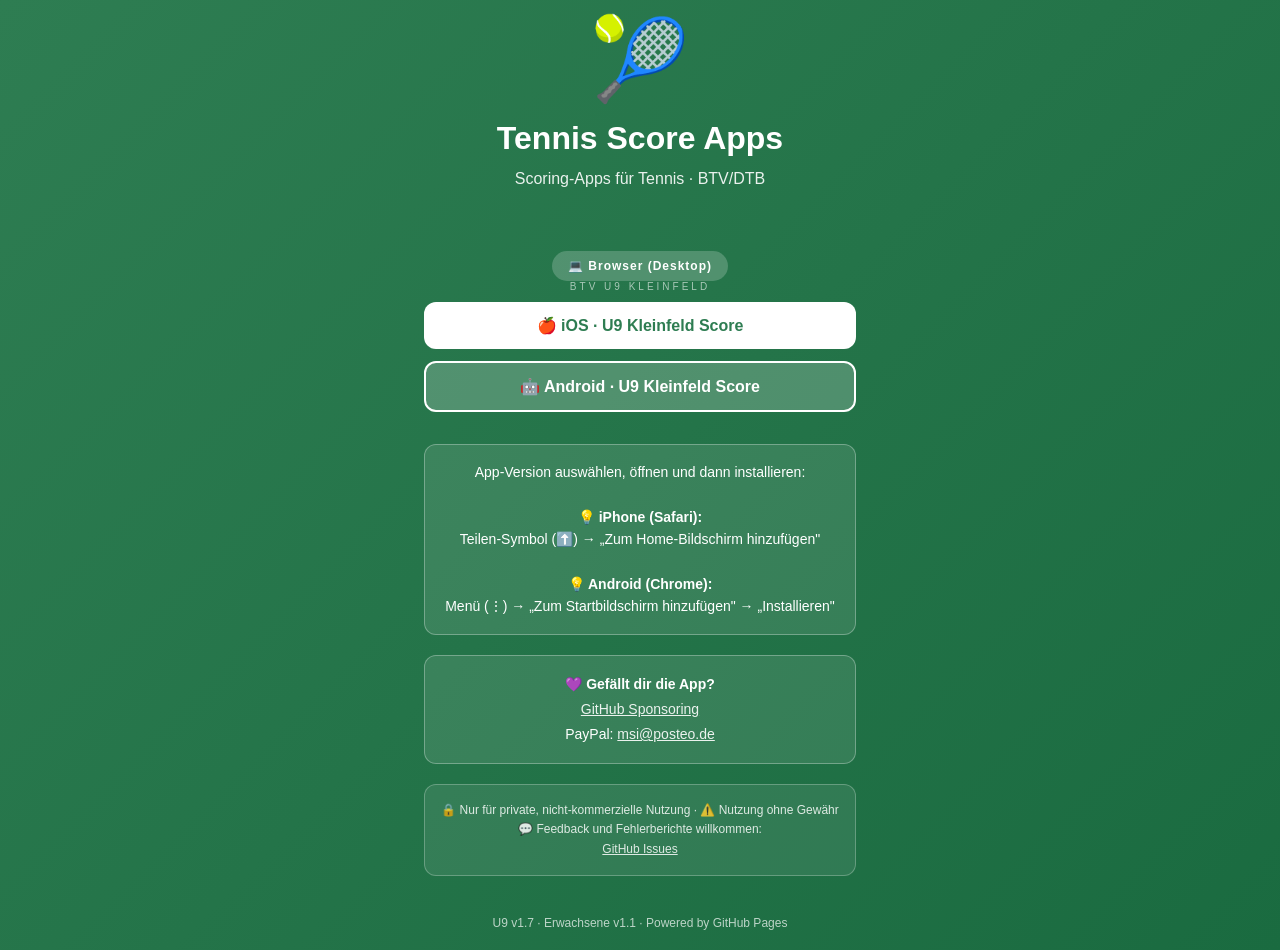
<file: index.html>
<!DOCTYPE html>
<html lang="de">
<head>
  <meta charset="UTF-8">
  <meta name="viewport" content="width=device-width, initial-scale=1.0">
  <meta name="apple-mobile-web-app-capable" content="yes">
  <meta name="apple-mobile-web-app-status-bar-style" content="black-translucent">
  <meta name="theme-color" content="#2e7d52">
  <link rel="manifest" href="tennis-score/ios/manifest.json">
  <link rel="icon" href="data:image/svg+xml,<svg xmlns='http://www.w3.org/2000/svg' viewBox='0 0 192 192'><rect fill='%232e7d52' width='192' height='192'/><text x='50%' y='50%' font-size='120' font-weight='bold' fill='white' text-anchor='middle' dominant-baseline='central' font-family='Arial'>S</text></svg>">
  <title>Tennis Score Apps · BTV</title>
  <style>
    .app-section { margin-bottom: 32px; }
    .app-section-label {
      font-size: 10px; letter-spacing: 3px; text-transform: uppercase;
      opacity: 0.6; margin-bottom: 10px;
    }
    .divider { border: none; border-top: 1px solid rgba(255,255,255,0.2); margin: 28px 0; }
    * { margin: 0; padding: 0; box-sizing: border-box; }
    body {
      font-family: -apple-system, BlinkMacSystemFont, 'Segoe UI', Roboto, sans-serif;
      background: linear-gradient(135deg, #2e7d52 0%, #1a6b40 100%);
      min-height: 100vh;
      display: flex;
      flex-direction: column;
      align-items: center;
      justify-content: center;
      padding: 20px;
      color: white;
    }
    .container {
      text-align: center;
      max-width: 500px;
    }
    .logo {
      font-size: 80px;
      margin-bottom: 20px;
      line-height: 1;
    }
    h1 {
      font-size: 32px;
      margin-bottom: 10px;
      font-weight: 700;
    }
    .subtitle {
      font-size: 16px;
      opacity: 0.9;
      margin-bottom: 40px;
      line-height: 1.5;
    }
    .button-group {
      display: flex;
      flex-direction: column;
      gap: 12px;
      margin-bottom: 30px;
    }
    .button {
      padding: 14px 20px;
      border-radius: 12px;
      border: none;
      font-size: 16px;
      font-weight: 600;
      cursor: pointer;
      transition: all 0.3s;
      text-decoration: none;
      display: inline-block;
    }
    .button.primary {
      background: white;
      color: #2e7d52;
    }
    .button.primary:hover {
      transform: translateY(-2px);
      box-shadow: 0 8px 24px rgba(0,0,0,0.2);
    }
    .button.secondary {
      background: rgba(255,255,255,0.2);
      color: white;
      border: 2px solid white;
    }
    .button.secondary:hover {
      background: rgba(255,255,255,0.3);
    }
    .info {
      background: rgba(255,255,255,0.1);
      border: 1px solid rgba(255,255,255,0.3);
      border-radius: 12px;
      padding: 16px;
      margin-top: 20px;
      font-size: 14px;
      line-height: 1.6;
    }
    .version {
      margin-top: 40px;
      font-size: 12px;
      opacity: 0.7;
    }
    .sponsor {
      background: rgba(255,255,255,0.1);
      border: 1px solid rgba(255,255,255,0.3);
      border-radius: 12px;
      padding: 16px;
      margin-top: 20px;
      font-size: 14px;
      line-height: 1.8;
      text-align: center;
    }
    .sponsor a {
      color: white;
      text-decoration: underline;
      opacity: 0.9;
    }
    .sponsor a:hover { opacity: 1; }
    .device-indicator {
      display: inline-block;
      margin-top: 20px;
      padding: 8px 16px;
      background: rgba(255,255,255,0.2);
      border-radius: 20px;
      font-size: 12px;
      font-weight: 600;
      letter-spacing: 1px;
    }
  </style>
</head>
<body>
  <div class="container">
    <div class="logo">🎾</div>
    <h1>Tennis Score Apps</h1>
    <div class="subtitle">
      Scoring-Apps für Tennis · BTV/DTB
    </div>

    <div class="device-indicator" id="deviceIndicator">
      Automatische Erkennung lädt...
    </div>

    <!-- U9 App -->
    <div class="app-section">
      <div class="app-section-label">BTV U9 Kleinfeld</div>
      <div class="button-group">
        <a href="tennis-score/ios/" class="button primary">
          🍎 iOS · U9 Kleinfeld Score
        </a>
        <a href="tennis-score/android/" class="button secondary">
          🤖 Android · U9 Kleinfeld Score
        </a>
      </div>
    </div>

    <div class="info">
      App-Version auswählen, öffnen und dann installieren:<br><br>
      <strong>💡 iPhone (Safari):</strong><br>
      Teilen-Symbol (⬆️) → „Zum Home-Bildschirm hinzufügen"<br><br>
      <strong>💡 Android (Chrome):</strong><br>
      Menü (⋮) → „Zum Startbildschirm hinzufügen" → „Installieren"
    </div>

    <div class="sponsor">
      💜 <strong>Gefällt dir die App?</strong><br>
      <a href="https://github.com/sponsors/MarkBele83">GitHub Sponsoring</a><br>
      PayPal: <a href="mailto:msi@posteo.de">msi@posteo.de</a>
    </div>

    <div class="info" style="margin-top:20px;font-size:12px;opacity:0.85;">
      🔒 Nur für private, nicht-kommerzielle Nutzung · ⚠️ Nutzung ohne Gewähr<br>
      💬 Feedback und Fehlerberichte willkommen:<br>
      <a href="https://github.com/MarkBele83/sport-apps/issues" style="color:white;">GitHub Issues</a>
    </div>

    <div class="version">
      U9 v1.7 · Erwachsene v1.1 · Powered by GitHub Pages
    </div>
  </div>

  <script>
    // Registriere Service Worker für Offline-Unterstützung
    if ('serviceWorker' in navigator) {
      navigator.serviceWorker.register('tennis-score/ios/service-worker.js')
        .then(reg => {
          console.log('Service Worker registered:', reg);
        })
        .catch(err => {
          console.log('Service Worker registration failed:', err);
        });
    }

    // Erkenne das Gerät und zeige Hinweis
    function detectDevice() {
      const ua = navigator.userAgent;
      const isIOS = /iPad|iPhone|iPod/.test(ua);
      const isAndroid = /Android/.test(ua);
      const indicator = document.getElementById('deviceIndicator');

      if (isIOS) {
        indicator.textContent = '📱 iPhone/iPad erkannt';
        // Bei iOS automatisch zur iOS-Version weiterleiten (optional)
      } else if (isAndroid) {
        indicator.textContent = '🤖 Android erkannt';
        // Bei Android automatisch zur Android-Version weiterleiten (optional)
      } else {
        indicator.textContent = '💻 Browser (Desktop)';
      }
    }

    detectDevice();

    // Debug: Logging
    console.log('BTV Score App loaded');
    console.log('Service Worker support:', 'serviceWorker' in navigator);
    console.log('PWA manifest:', document.querySelector('link[rel="manifest"]')?.href);
  </script>
</body>
</html>
</file>
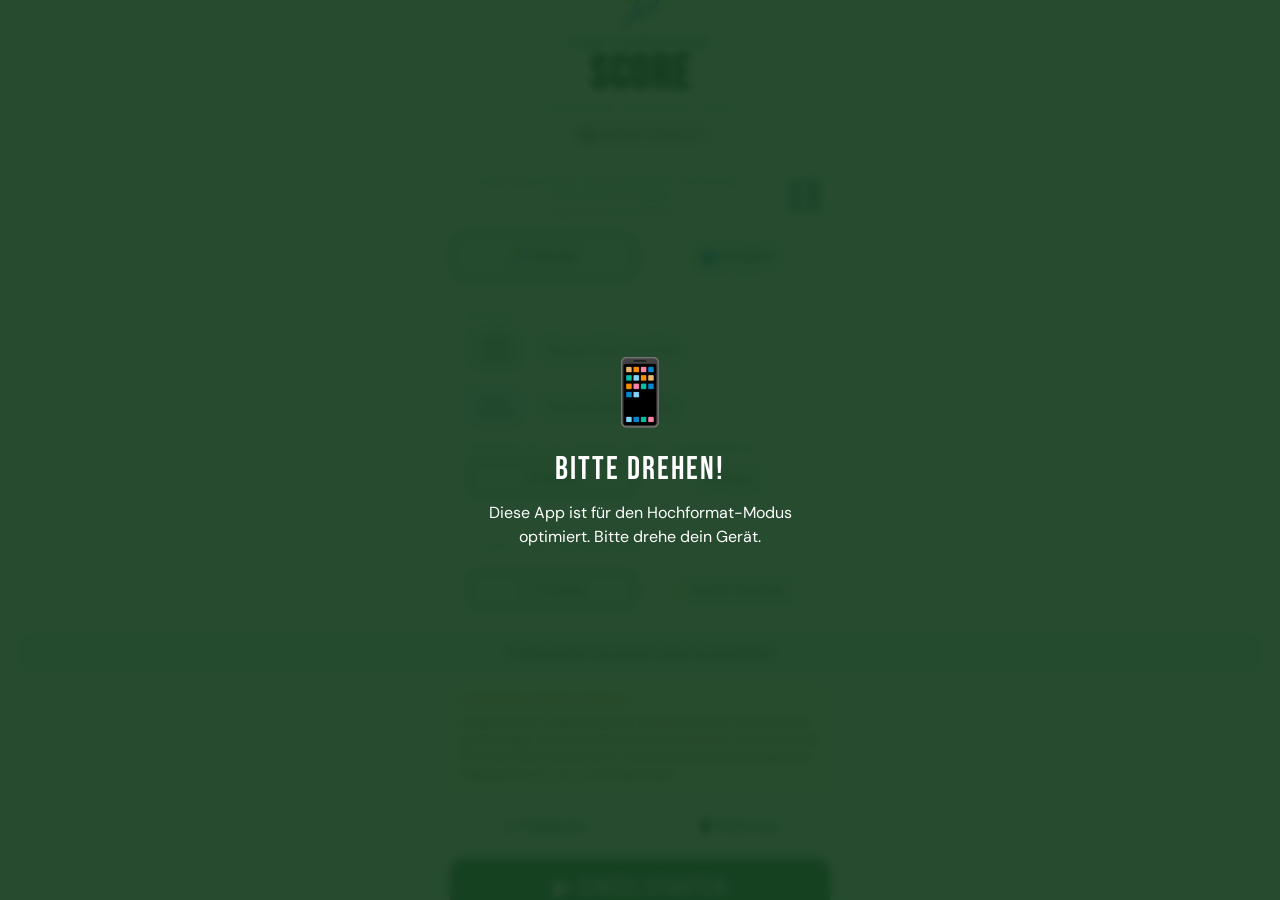
<file: tennis-score-adult/android/index.html>
<!DOCTYPE html>
<html lang="de">
<head>
<meta charset="UTF-8">
<meta name="viewport" content="width=device-width, initial-scale=1.0, maximum-scale=1.0, user-scalable=no">
<meta name="mobile-web-app-capable" content="yes">
<meta name="theme-color" content="#2e7d52">
<link rel="manifest" href="manifest.json">
<link rel="icon" href="../../icon.png">
<link rel="stylesheet" href="../../shared/design.css">
<title>Tennis Score Erwachsene · Android 1.1</title>
</head>
<body>

<!-- ══ INSTALLATION MODAL ══ -->
<div id="installModal" class="modal-overlay">
  <div class="modal-content">
    <div class="modal-header">🚀 App installieren</div>
    <div class="modal-section">
      <div class="modal-section-title">Chrome / Edge (empfohlen)</div>
      <div class="modal-section-content">
        <ol>
          <li>Öffne diese Seite in <strong>Chrome</strong> oder <strong>Edge</strong></li>
          <li>Tippe auf das Menü (⋮) oben rechts</li>
          <li>Wähle <strong>„Zum Startbildschirm hinzufügen"</strong></li>
          <li>Bestätige mit <strong>„Installieren"</strong></li>
        </ol>
      </div>
    </div>
    <div class="modal-section">
      <div class="modal-section-content" style="font-size:12px;color:var(--text-light);margin:0;">
        ✅ Die App wird mit vollem Icon und Offline-Unterstützung installiert.<br>
        💡 Tipp: Chrome bietet die beste PWA-Erfahrung auf Android.
      </div>
    </div>
    <button class="modal-close" onclick="closeInstallModal()">Verstanden</button>
  </div>
</div>

<!-- ══ SETUP ══ -->
<div id="setup" class="screen active">
  <div class="logo">
    <div style="font-size:34px;margin-bottom:4px">🎾</div>
    <div class="btv">Tennis Erwachsene</div>
    <h1>Score</h1>
    <div class="sub">Standard-Zählweise 2026</div>
    <div class="platform-badge"><span class="plat-icon">🤖</span> Android · Version 1.1</div>
  </div>
  <div style="display:flex;justify-content:space-between;align-items:center;width:100%;max-width:380px;margin-top:8px;">
    <div class="copyright-note" style="flex:1;margin:0;">© 2026 Markus Ströbele · Nutzung ohne Gewähr · Nur für private, nicht-kommerzielle Nutzung<br><a href="https://github.com/MarkBele83/sport-apps" style="color: inherit; text-decoration: none; font-size: 11px;">Open Source auf GitHub</a></div>
    <button onclick="openInstallModal()" style="background:none;border:none;font-size:28px;cursor:pointer;padding:8px;color:var(--green);flex-shrink:0;margin-left:8px;">ℹ️</button>
  </div>

  <!-- Mode selector -->
  <div class="toggle-row" style="width:100%;max-width:380px">
    <button class="toggle-btn active" id="mode-einzel" onclick="setMode('einzel')" style="font-size:15px;padding:12px">🎾 Einzel</button>
    <button class="toggle-btn" id="mode-doppel" onclick="setMode('doppel')" style="font-size:15px;padding:12px">👥 Doppel</button>
  </div>

  <!-- EINZEL setup -->
  <div id="setup-einzel" class="setup-card">
    <div>
      <span class="field-label">Spieler</span>
      <div class="name-row">
        <div class="side-badge">Heim<br>oben</div>
        <input type="text" id="name-home" placeholder="Name Heimspieler" maxlength="16" oninput="updateServeButtonLabels('einzel')">
      </div>
    </div>
    <div>
      <div class="name-row">
        <div class="side-badge guest-badge">Gast<br>unten</div>
        <input type="text" id="name-guest" placeholder="Name Gastspieler" maxlength="16" oninput="updateServeButtonLabels('einzel')">
      </div>
    </div>
    <div>
      <span class="field-label">Aufschlag zu Beginn (nach Ausknobeln)</span>
      <div class="toggle-row">
        <button class="toggle-btn active" id="serve-p1" onclick="setFirstServe('home')">🎾 Heim</button>
        <button class="toggle-btn" id="serve-p2" onclick="setFirstServe('guest')">🎾 Gast</button>
      </div>
    </div>
  </div>

  <!-- DOPPEL setup -->
  <div id="setup-doppel" class="setup-card" style="display:none">
    <div>
      <span class="field-label">Heim-Team (oben / links)</span>
      <div style="display:flex;flex-direction:column;gap:6px">
        <input type="text" id="dbl-h1" placeholder="Heim Spieler 1" maxlength="14" oninput="updateServeButtonLabels('doppel')">
        <input type="text" id="dbl-h2" placeholder="Heim Spieler 2" maxlength="14" oninput="updateServeButtonLabels('doppel')">
      </div>
    </div>
    <div>
      <span class="field-label">Gast-Team (unten / rechts)</span>
      <div style="display:flex;flex-direction:column;gap:6px">
        <input type="text" id="dbl-g1" placeholder="Gast Spieler 1" maxlength="14" oninput="updateServeButtonLabels('doppel')">
        <input type="text" id="dbl-g2" placeholder="Gast Spieler 2" maxlength="14" oninput="updateServeButtonLabels('doppel')">
      </div>
    </div>
    <div>
      <span class="field-label">Welches Team schlägt zuerst auf?</span>
      <div class="toggle-row">
        <button class="toggle-btn active" id="dbl-serve-home" onclick="setDblFirstServe('home')">🎾 Heim</button>
        <button class="toggle-btn" id="dbl-serve-guest" onclick="setDblFirstServe('guest')">🎾 Gast</button>
      </div>
    </div>
    <div>
      <span class="field-label">Erster Aufschläger im Heim-Team</span>
      <div class="toggle-row">
        <button class="toggle-btn active" id="dbl-first-h1" onclick="setDblFirstPlayer('home',1)">Spieler 1</button>
        <button class="toggle-btn" id="dbl-first-h2" onclick="setDblFirstPlayer('home',2)">Spieler 2</button>
      </div>
    </div>
    <div>
      <span class="field-label">Erster Aufschläger im Gast-Team</span>
      <div class="toggle-row">
        <button class="toggle-btn active" id="dbl-first-g1" onclick="setDblFirstPlayer('guest',1)">Spieler 1</button>
        <button class="toggle-btn" id="dbl-first-g2" onclick="setDblFirstPlayer('guest',2)">Spieler 2</button>
      </div>
    </div>
  </div>

  <!-- 3rd set format -->
  <div class="setup-card" style="max-width:380px;padding:12px 16px;">
    <span class="field-label">3. Satz / bei Gleichstand 1:1</span>
    <div class="toggle-row">
      <button class="toggle-btn active" id="fmt-satz" onclick="setThirdSetFormat('3. Satz')">📋 3. Satz</button>
      <button class="toggle-btn" id="fmt-mt" onclick="setThirdSetFormat('Match-Tiebreak')">⚡ Match-Tiebreak</button>
    </div>
  </div>

  <button class="btn-setup-swap" onclick="swapSetupSides()">⇄ Startseiten tauschen (nach Ausknobeln)</button>

  <div class="rules-box">
    <strong>Standard Tennis Regeln</strong>
    6-Spiele-Sätze · 2 Spiele Vorsprung · Einstand bei 40:40 · Vorteil (1 Punkt gewinnt Spiel) · 6:6 → Tiebreak bis 7 (2 Punkte Abstand) · 3. Satz: normaler Satz oder Match-Tiebreak bis 10 · Seitenwechsel nach jedem ungeraden Spielstand (1, 3, 5, 7, 9 …) + nach jedem Satz
  </div>

  <div style="display:flex;gap:8px;width:100%;max-width:380px">
    <button class="btn-rules-open" style="flex:1" onclick="rulesReturnTarget='setup'; showScreen('rules')">📋 Regelguide</button>
    <button class="btn-rules-open" style="flex:1" onclick="rulesReturnTarget='setup'; showScreen('howto')">📱 Bedienung</button>
  </div>
  <button class="btn-start" id="btn-start" onclick="startGame()">▶ Einzel starten</button>
</div>

<!-- ══ SCORE ══ -->
<div id="score" class="screen">
  <div class="score-header">
    <div class="title">ERWACHSENE</div>
    <div class="status" id="phase-label">Satz 1</div>
    <div class="header-btns">
      <button class="btn-header back" onclick="goToSetup()">← Namen</button>
      <button class="btn-header" onclick="showMenu()">Menü</button>
    </div>
  </div>

  <div class="scoreboard">
    <div class="scoreboard-header">
      <span>Spieler</span><span>S1</span><span>S2</span><span id="sb-header-s3">S3</span><span>Spiel</span>
    </div>
    <div class="scoreboard-row">
      <div class="player-label-cell">
        <span class="player-side-tag heim">Heim</span>
        <span class="player-name-sb" id="sb-name-home">–</span>
      </div>
      <div class="set-score" id="sb-s1-home">–</div>
      <div class="set-score" id="sb-s2-home">–</div>
      <div class="set-score" id="sb-s3-home">–</div>
      <div class="game-score" id="sb-game-home">0</div>
    </div>
    <div class="scoreboard-row">
      <div class="player-label-cell">
        <span class="player-side-tag gast">Gast</span>
        <span class="player-name-sb" id="sb-name-guest">–</span>
      </div>
      <div class="set-score" id="sb-s1-guest">–</div>
      <div class="set-score" id="sb-s2-guest">–</div>
      <div class="set-score" id="sb-s3-guest">–</div>
      <div class="game-score" id="sb-game-guest">0</div>
    </div>
  </div>

  <div class="phase-banner normal" id="phase-banner">Satz 1 · Min. 6 Spiele · 2 Vorsprung · Einstand möglich</div>
  <div class="side-change-banner" id="side-banner">⇄ SEITENWECHSEL ⇄</div>

  <div class="court-area" id="court-area">
    <div class="player-zone home" id="zone-home" onclick="scorePoint('home')">
      <div class="serve-dot"></div>
      <div class="zone-top-row">
        <span class="zone-heim-gast heim">Heim</span>
        <span class="zone-side-label" id="side-home">◀ Links</span>
      </div>
      <div class="zone-name" id="zone-name-home">Heimspieler</div>
      <div class="point-display" id="point-home">0</div>
      <div class="serve-side-hint" id="serve-hint-home"></div>
      <div class="tap-hint" id="tap-home">▲ Tippen für Punkt</div>
    </div>
    <div class="player-zone guest" id="zone-guest" onclick="scorePoint('guest')">
      <div class="serve-dot"></div>
      <div class="zone-top-row">
        <span class="zone-heim-gast gast">Gast</span>
        <span class="zone-side-label" id="side-guest">▶ Rechts</span>
      </div>
      <div class="zone-name" id="zone-name-guest">Gastspieler</div>
      <div class="point-display" id="point-guest">0</div>
      <div class="serve-side-hint" id="serve-hint-guest"></div>
      <div class="tap-hint" id="tap-guest">▼ Tippen für Punkt</div>
    </div>
  </div>

  <div class="court-area" id="court-doppel" style="display:none">
    <div class="player-zone home dbl-team-zone" id="dbl-zone-home" onclick="scorePoint('home')">
      <div class="serve-dot"></div>
      <div class="zone-top-row">
        <span class="zone-heim-gast heim">Heim</span>
        <span class="zone-side-label" id="dbl-side-home">◀ Links</span>
      </div>
      <div class="dbl-players-row">
        <div class="dbl-player-slot" id="dbl-h1-slot">
          <div class="dbl-player-name" id="dbl-h1-name">H1</div>
          <div class="dbl-player-pos" id="dbl-h1-pos">–</div>
          <div class="dbl-serve-badge" id="dbl-h1-serve" style="display:none">🎾</div>
        </div>
        <div class="dbl-player-slot" id="dbl-h2-slot">
          <div class="dbl-player-name" id="dbl-h2-name">H2</div>
          <div class="dbl-player-pos" id="dbl-h2-pos">–</div>
          <div class="dbl-serve-badge" id="dbl-h2-serve" style="display:none">🎾</div>
        </div>
      </div>
      <div class="dbl-serve-info serve-side-hint" id="dbl-home-serve-info"></div>
      <div class="point-display dbl-point" id="dbl-point-home">0</div>
    </div>
    <div class="player-zone guest dbl-team-zone" id="dbl-zone-guest" onclick="scorePoint('guest')">
      <div class="serve-dot"></div>
      <div class="zone-top-row">
        <span class="zone-heim-gast gast">Gast</span>
        <span class="zone-side-label" id="dbl-side-guest">▶ Rechts</span>
      </div>
      <div class="dbl-players-row">
        <div class="dbl-player-slot" id="dbl-g1-slot">
          <div class="dbl-player-name" id="dbl-g1-name">G1</div>
          <div class="dbl-player-pos" id="dbl-g1-pos">–</div>
          <div class="dbl-serve-badge" id="dbl-g1-serve" style="display:none">🎾</div>
        </div>
        <div class="dbl-player-slot" id="dbl-g2-slot">
          <div class="dbl-player-name" id="dbl-g2-name">G2</div>
          <div class="dbl-player-pos" id="dbl-g2-pos">–</div>
          <div class="dbl-serve-badge" id="dbl-g2-serve" style="display:none">🎾</div>
        </div>
      </div>
      <div class="dbl-serve-info serve-side-hint" id="dbl-guest-serve-info"></div>
      <div class="point-display dbl-point" id="dbl-point-guest">0</div>
    </div>
  </div>

  <div class="bottom-bar">
    <button class="btn-undo" onclick="undoPoint()">↩ Rückgängig</button>
    <button class="btn-side-change" onclick="manualSwapSides()">⇄ Seiten<br>wechseln</button>
    <button class="btn-serve-manual" onclick="manualToggleServe()">🎾 Aufschlag<br>wechseln</button>
    <button class="btn-serve-manual" id="btn-player-change" onclick="manualTogglePlayer()" style="display:none">🔄 Spieler<br>wechseln</button>
  </div>
</div>

<!-- ══ RULES ══ -->
<div id="rules" class="screen">
  <div class="rules-header">
    <button class="btn-rules-back" onclick="returnFromRules()">← Zurück</button>
    <h2>🎾 Regelguide Erwachsene</h2>
  </div>
  <div class="rules-content">

    <div class="rule-card">
      <div class="rule-card-header"><span class="rule-card-icon">🔢</span><span class="rule-card-title">Zählweise</span></div>
      <div class="rule-card-body">
        <div class="rule-item"><div class="rule-dot"></div><div>Punkte: <strong>0 → 15 → 30 → 40 → Einstand → Vorteil → Spiel</strong></div></div>
        <div class="rule-item"><div class="rule-dot"></div><div>Ein <strong>Satz</strong> geht bis mindestens 6 Spiele mit <strong>2 Spielen Vorsprung</strong> (z.B. 6:4, 7:5).</div></div>
        <div class="rule-item"><div class="rule-dot"></div><div>Bei <strong>6:6</strong> → Tiebreak bis 7 Punkte (mind. 2 Punkte Vorsprung nötig).</div></div>
        <div class="rule-item"><div class="rule-dot"></div><div>Gespielt werden <strong>2 Gewinnsätze</strong> (Best of 3). Wer zuerst 2 Sätze gewinnt, gewinnt das Match.</div></div>
        <div class="rule-item"><div class="rule-dot"></div><div>Bei 1:1 Sätzen: entweder <strong>normaler 3. Satz</strong> oder <strong>Match-Tiebreak bis 10</strong> (je nach Vereinbarung).</div></div>
      </div>
    </div>

    <div class="rule-card">
      <div class="rule-card-header"><span class="rule-card-icon">⚖️</span><span class="rule-card-title">Einstand & Vorteil (bei 40:40)</span></div>
      <div class="rule-card-body">
        <div class="rule-item"><div class="rule-dot"></div><div>Bei <strong>40:40</strong> zeigt die App <strong>„E"</strong> (Einstand). Das Spiel geht weiter, bis jemand 2 Punkte in Folge führt.</div></div>
        <div class="rule-item"><div class="rule-dot"></div><div>Gewinnt ein Spieler den nächsten Punkt: <strong>Vorteil</strong> — die App zeigt <strong>„Vor"</strong> auf seiner Seite.</div></div>
        <div class="rule-item"><div class="rule-dot"></div><div>Gewinnt der Spieler mit Vorteil den nächsten Punkt → <strong>Spiel gewonnen</strong>.</div></div>
        <div class="rule-item"><div class="rule-dot"></div><div>Gewinnt der andere Spieler → zurück zu <strong>Einstand (E)</strong>.</div></div>
        <div class="rule-highlight"><strong>Anzeige in der App</strong>„E" = Einstand (beide 40) · „Vor" = Vorteil (Spieler vorne im Spiel) · „40" = der andere Spieler</div>
      </div>
    </div>

    <div class="rule-card">
      <div class="rule-card-header"><span class="rule-card-icon">🎯</span><span class="rule-card-title">Aufschlag</span></div>
      <div class="rule-card-body">
        <div class="rule-item"><div class="rule-dot"></div><div>Jeder Spieler hat <strong>2 Aufschläge</strong> pro Punkt.</div></div>
        <div class="rule-item"><div class="rule-dot"></div><div>Aufschlag erfolgt <strong>diagonal</strong> ins gegnerische Aufschlagfeld — abwechselnd von rechts (Deuce) und links (Ad).</div></div>
        <div class="rule-item"><div class="rule-dot"></div><div>Berührt der Ball die <strong>Netzkante</strong> beim Aufschlag → Wiederholung (kein Fehler).</div></div>
        <div class="rule-item"><div class="rule-dot"></div><div>Der Aufschlag wechselt <strong>nach jedem Spiel</strong> — auch über das Satzende hinweg. Nach einem Tiebreak schlägt zuerst auf, wer im Tiebreak den ersten Punkt returniert hat.</div></div>
        <div class="rule-item"><div class="rule-dot"></div><div>Beim aufschlagenden Spieler steht gut sichtbar <strong>🎾 Aufschlag von RECHTS</strong> bzw. <strong>LINKS</strong> (aus Sicht des Aufschlägers, darunter Deuce/Ad) — auch im Tiebreak.</div></div>
      </div>
    </div>

    <div class="rule-card">
      <div class="rule-card-header"><span class="rule-card-icon">⇄</span><span class="rule-card-title">Seitenwechsel</span></div>
      <div class="rule-card-body">
        <div class="rule-item"><div class="rule-dot"></div><div>Seitenwechsel wenn die <strong>Gesamtzahl gespielter Spiele im Satz ungerade</strong> ist: also nach Spielstand 1, 3, 5, 7, 9, 11 …</div></div>
        <div class="rule-item"><div class="rule-dot"></div><div>Nach <strong>jedem Satz</strong> wechseln die Spieler die Seite.</div></div>
        <div class="rule-item"><div class="rule-dot"></div><div>Im Tiebreak: Seitenwechsel nach jeweils <strong>6 gespielten Punkten</strong> (6, 12, 18, …).</div></div>
      </div>
    </div>

    <div class="rule-card">
      <div class="rule-card-header"><span class="rule-card-icon">⚡</span><span class="rule-card-title">Tiebreak (bei 6:6)</span></div>
      <div class="rule-card-body">
        <div class="rule-item"><div class="rule-dot"></div><div>Bei <strong>6:6</strong> im Satz wird ein Tiebreak gespielt.</div></div>
        <div class="rule-item"><div class="rule-dot"></div><div>Gespielt bis <strong>7 Punkte</strong> mit mindestens 2 Punkten Vorsprung (z.B. 7:5, 8:6, …).</div></div>
        <div class="rule-item"><div class="rule-dot"></div><div><strong>Aufschlagreihenfolge:</strong> Der Spieler, der als nächstes drankäme, schlägt den ersten Punkt auf (von rechts). Dann wechselt der Aufschlag nach jeweils 2 Punkten.</div></div>
        <div class="rule-item"><div class="rule-dot"></div><div>Seitenwechsel im Tiebreak nach <strong>6 gespielten Punkten</strong>.</div></div>
        <div class="rule-item"><div class="rule-dot"></div><div>Der Tiebreak-Stand (z.B. 4:3) wird in der App mit den großen Zahlen und im Scoreboard angezeigt.</div></div>
      </div>
    </div>

    <div class="rule-card">
      <div class="rule-card-header"><span class="rule-card-icon">🏆</span><span class="rule-card-title">3. Satz / Match-Tiebreak</span></div>
      <div class="rule-card-body">
        <div class="rule-item"><div class="rule-dot"></div><div><strong>Option 1 — 3. Satz:</strong> Normaler Satz wie Sätze 1 und 2 (bis 6 Spiele, Tiebreak bei 6:6).</div></div>
        <div class="rule-item"><div class="rule-dot"></div><div><strong>Option 2 — Match-Tiebreak:</strong> Beim Stand 1:1 Sätze wird ein Match-Tiebreak bis 10 Punkte gespielt (mind. 2 Punkte Abstand).</div></div>
        <div class="rule-item"><div class="rule-dot"></div><div>Die Wahl erfolgt <strong>vor dem Spiel</strong> im Setup-Bildschirm.</div></div>
        <div class="rule-highlight"><strong>Empfehlung</strong>Match-Tiebreak (Champions-TB): ideal für zeitkritische Spiele oder Vereinsturniere. 3. Satz: für klassisches Format.</div>
      </div>
    </div>

    <div class="rule-card">
      <div class="rule-card-header"><span class="rule-card-icon">👥</span><span class="rule-card-title">Doppel</span></div>
      <div class="rule-card-body">
        <div class="rule-item"><div class="rule-dot"></div><div>Zählweise und Sätze wie im Einzel.</div></div>
        <div class="rule-item"><div class="rule-dot"></div><div><strong>Aufschlag-Rotation:</strong> Alle 4 Spieler wechseln sich in fester Reihenfolge ab, z.B. H1 → G1 → H2 → G2.</div></div>
        <div class="rule-item"><div class="rule-dot"></div><div>Die <strong>Returnspieler</strong> behalten ihre feste Seite (Deuce/Ad) für den gesamten Satz.</div></div>
        <div class="rule-item"><div class="rule-dot"></div><div>Im neuen Satz darf jedes Team die Aufschlagreihenfolge und die Returnseiten neu wählen.</div></div>
      </div>
    </div>

  </div>
  <div class="rules-footer">Standard Tennis · Erwachsene · Version 1.1<br>© 2026 Markus Ströbele · Nutzung ohne Gewähr · Nur für private, nicht-kommerzielle Nutzung</div>
</div>

<!-- ══ HOW-TO ══ -->
<div id="howto" class="screen">
  <div class="rules-header">
    <button class="btn-rules-back" onclick="returnFromRules()">← Zurück</button>
    <h2>📱 Bedienungsanleitung</h2>
  </div>
  <div class="rules-content">

    <div class="rule-card">
      <div class="rule-card-header"><span class="rule-card-icon">🚀</span><span class="rule-card-title">Spiel starten</span></div>
      <div class="rule-card-body">
        <div class="rule-item"><div class="rule-dot"></div><div><strong>Einzel</strong> oder <strong>Doppel</strong> auswählen.</div></div>
        <div class="rule-item"><div class="rule-dot"></div><div><strong>Namen</strong> eingeben (oder leer lassen für „Heim" / „Gast").</div></div>
        <div class="rule-item"><div class="rule-dot"></div><div><strong>Aufschlag</strong> festlegen (wer schlägt zuerst auf?).</div></div>
        <div class="rule-item"><div class="rule-dot"></div><div><strong>3. Satz</strong> oder <strong>Match-Tiebreak</strong> wählen — für den Fall 1:1 Sätze.</div></div>
        <div class="rule-item"><div class="rule-dot"></div><div>Mit <strong>⇄ Startseiten tauschen</strong> Feldhälften anpassen.</div></div>
        <div class="rule-item"><div class="rule-dot"></div><div>Auf <strong>▶ Einzel / Doppel starten</strong> tippen.</div></div>
      </div>
    </div>

    <div class="rule-card">
      <div class="rule-card-header"><span class="rule-card-icon">👆</span><span class="rule-card-title">Punkte zählen</span></div>
      <div class="rule-card-body">
        <div class="rule-item"><div class="rule-dot"></div><div><strong>Obere Hälfte</strong> = Heim, <strong>untere Hälfte</strong> = Gast — einfach auf die Hälfte des Punktgewinners tippen.</div></div>
        <div class="rule-item"><div class="rule-dot"></div><div>Der <strong>gelbe Punkt</strong> (🟡) zeigt, wer aufschlägt. Der gelbe Hinweis darunter zeigt die Aufschlagseite.</div></div>
        <div class="rule-item"><div class="rule-dot"></div><div>Bei <strong>40:40</strong>: App zeigt „E" (Einstand). Weiterspielen — beim Vorteil erscheint „Vor" auf der betreffenden Seite.</div></div>
        <div class="rule-highlight"><strong>Anzeige verstehen</strong>E = Einstand (beide gleich bei 40) · Vor = Vorteil (dieser Spieler ist vorne)</div>
      </div>
    </div>

    <div class="rule-card">
      <div class="rule-card-header"><span class="rule-card-icon">↩</span><span class="rule-card-title">Fehler korrigieren</span></div>
      <div class="rule-card-body">
        <div class="rule-item"><div class="rule-dot"></div><div><strong>↩ Rückgängig</strong> macht den letzten Punkt rückgängig — mehrfach tippen für mehrere Schritte.</div></div>
        <div class="rule-item"><div class="rule-dot"></div><div><strong>🎾 Aufschlag wechseln</strong> korrigiert den Aufschlag manuell.</div></div>
        <div class="rule-item"><div class="rule-dot"></div><div><strong>⇄ Seiten wechseln</strong> korrigiert die Seitenanzeige manuell.</div></div>
      </div>
    </div>

    <div class="rule-card">
      <div class="rule-card-header"><span class="rule-card-icon">⇄</span><span class="rule-card-title">Automatische Hinweise</span></div>
      <div class="rule-card-body">
        <div class="rule-item"><div class="rule-dot"></div><div>Bei <strong>Seitenwechsel</strong> erscheint automatisch ein grünes Banner und ein Hinweisfenster.</div></div>
        <div class="rule-item"><div class="rule-dot"></div><div>Bei <strong>Satzende</strong> erscheint ein Ergebnisfenster mit dem Satzergebnis.</div></div>
        <div class="rule-item"><div class="rule-dot"></div><div>Das <strong>Banner oben</strong> zeigt immer den aktuellen Spielabschnitt (Satz, Tiebreak, Match-Tiebreak).</div></div>
      </div>
    </div>

    <div class="rule-card">
      <div class="rule-card-header"><span class="rule-card-icon">🤖</span><span class="rule-card-title">Android-Tipps</span></div>
      <div class="rule-card-body">
        <div class="rule-item"><div class="rule-dot"></div><div>App zum <strong>Startbildschirm hinzufügen</strong>: Chrome → Menü (⋮) → „Zum Startbildschirm hinzufügen" → Installieren.</div></div>
        <div class="rule-item"><div class="rule-dot"></div><div>Dann startet die App wie eine native App — ohne Browser-Leiste, im Vollbild.</div></div>
        <div class="rule-item"><div class="rule-dot"></div><div><strong>Bildschirm-Timeout verlängern</strong> (Einstellungen → Anzeige → Bildschirm-Timeout) damit der Bildschirm nicht ausgeht.</div></div>
      </div>
    </div>

    <div class="rule-card">
      <div class="rule-card-header"><span class="rule-card-icon">🔒</span><span class="rule-card-title">Datenschutz</span></div>
      <div class="rule-card-body">
        <div class="rule-item"><div class="rule-dot"></div><div><strong>Keine Datenübertragung</strong> — alles bleibt auf dem Gerät.</div></div>
        <div class="rule-item"><div class="rule-dot"></div><div><strong>Keine Anmeldung</strong>, keine Tracker, keine Werbung.</div></div>
        <div class="rule-item"><div class="rule-dot"></div><div><strong>Open Source</strong> auf GitHub verfügbar.</div></div>
      </div>
    </div>

  </div>
  <div class="rules-footer">Tennis Score Erwachsene · Android 1.1<br>© 2026 Markus Ströbele · Nutzung ohne Gewähr · Nur für private, nicht-kommerzielle Nutzung</div>
</div>

<!-- ══ WINNER ══ -->
<div id="winner" class="screen">
  <div class="trophy">🏆</div>
  <h2>Sieger</h2>
  <div class="winner-name" id="winner-name">–</div>
  <div class="final-score-display">
    <div class="score-line" id="ws-score-line">–</div>
    <div class="score-detail" id="ws-score-detail">–</div>
  </div>
  <div class="winner-btns">
    <button class="btn-pdf" onclick="exportPDF()">📄 Ergebnis als PDF</button>
    <button class="btn-new-match" onclick="newMatch()">Neues Spiel starten</button>
  </div>
</div>

<!-- PDF hidden area -->
<div id="pdf-area"></div>

<!-- Modal: Tiebreak Seitenwahl (Doppel only — Einzel startet automatisch) -->
<div class="modal-overlay" id="modal-tbside">
  <div class="modal">
    <div style="font-size:36px;margin-bottom:6px">⚡</div>
    <h2 id="tbside-modal-title">Tiebreak!</h2>
    <p id="tbside-text">Tiebreak wird gespielt.</p>
    <div class="btn-row">
      <button class="btn-primary" onclick="closeTBModal()">Los geht's ▶</button>
    </div>
  </div>
</div>

<!-- Modal: Seitenwechsel -->
<div class="modal-overlay" id="modal-side">
  <div class="modal">
    <div style="font-size:40px;margin-bottom:8px">⇄</div>
    <h2>Seitenwechsel!</h2>
    <p id="side-modal-text">Die Spieler wechseln jetzt die Seite.</p>
    <div class="btn-row">
      <button class="btn-primary" onclick="closeSideModal()">Verstanden ✓</button>
    </div>
  </div>
</div>

<!-- Modal: Set -->
<div class="modal-overlay" id="modal-set">
  <div class="modal">
    <h2 id="ms-title">Satz!</h2>
    <p id="ms-text"></p>
    <div class="btn-row">
      <button class="btn-primary" onclick="closeSetModal()">Weiter ▶</button>
    </div>
  </div>
</div>

<!-- Modal: Menu -->
<div class="modal-overlay" id="modal-menu">
  <div class="modal">
    <h2>Menü</h2>
    <p id="menu-score-text" style="margin-bottom:14px">–</p>
    <div class="btn-row" style="flex-direction:column;gap:8px">
      <button class="btn-primary" onclick="closeMenu()">Weiterspielen</button>
      <button class="btn-secondary" style="padding:12px;font-size:14px" onclick="openFromMenu('rules')">📋 Regelguide</button>
      <button class="btn-secondary" style="padding:12px;font-size:14px" onclick="openFromMenu('howto')">📱 Bedienung</button>
      <button class="btn-secondary" style="padding:12px;font-size:14px" onclick="goToSetupFromMenu()">← Namen ändern</button>
      <button class="btn-secondary" style="padding:12px;font-size:14px;color:#c00" onclick="confirmNewMatch()">Neues Spiel</button>
    </div>
  </div>
</div>

<!-- Orientation hint -->
<div id="orientation-hint">
  <div class="ohint-icon">📱</div>
  <div class="ohint-title">Bitte drehen!</div>
  <div class="ohint-text">Diese App ist für den Hochformat-Modus optimiert. Bitte drehe dein Gerät.</div>
</div>

<script>
// ══════════════════════════════════════════════
//  ADULT TENNIS SCORING
//  Deuce/Advantage · 6-Spiele-Sätze · Tiebreak bei 6:6
// ══════════════════════════════════════════════
const POINTS = ['0','15','30','40'];

let firstServeSetup = 'home';
let thirdSetFormatSetup = '3. Satz'; // '3. Satz' | 'Match-Tiebreak'
let state = {}, history = [];
let matchResult = null;

function setFirstServe(side) {
  firstServeSetup = side;
  document.getElementById('serve-p1').classList.toggle('active', side === 'home');
  document.getElementById('serve-p2').classList.toggle('active', side === 'guest');
}

function setThirdSetFormat(fmt) {
  thirdSetFormatSetup = fmt;
  document.getElementById('fmt-satz').classList.toggle('active', fmt === '3. Satz');
  document.getElementById('fmt-mt').classList.toggle('active', fmt === 'Match-Tiebreak');
}

// ── State ──────────────────────────────────────
function freshState(nameHome, nameGuest) {
  return {
    names: { home: nameHome || 'Heim', guest: nameGuest || 'Gast' },
    sets: { home: 0, guest: 0 },
    setScores: [],
    currentSet: 1,
    games: { home: 0, guest: 0 },
    gamesInSet: 0,
    setFirstServer: firstServeSetup,
    serving: firstServeSetup,
    points: { home: 0, guest: 0 },
    advantage: null, // null | 'home' | 'guest'
    phase: 'set',
    tbPoints: { home: 0, guest: 0 },
    tbTotal: 0,
    sidesSwapped: false,
    visualSwapped: false,
    pointInGame: 0, // 0=Deuce/rechts, 1=Ad/links, …
    thirdSetFormat: thirdSetFormatSetup,
    finished: false,
  };
}

// ── Navigation ─────────────────────────────────
function goToSetup() {
  if (state.finished) { showScreen('setup'); return; }
  if (confirm('Zum Setup zurück? Der aktuelle Spielstand bleibt gespeichert.')) {
    showScreen('setup');
  }
}
function goToSetupFromMenu() { closeMenu(); goToSetup(); }

let setupSidesSwapped = false;
function swapSetupSides() {
  setupSidesSwapped = !setupSidesSwapped;
  const btn = document.querySelector('.btn-setup-swap');
  btn.textContent = setupSidesSwapped
    ? '⇄ Heim unten / Gast oben (tippen zum Zurücksetzen)'
    : '⇄ Startseiten tauschen (nach Ausknobeln)';
  btn.style.background = setupSidesSwapped ? 'var(--yellow-bg)' : '';
  btn.style.borderColor = setupSidesSwapped ? '#f0d070' : '';
  btn.style.color = setupSidesSwapped ? '#9a7000' : '';
}

function manualSwapSides() {
  history.push(JSON.parse(JSON.stringify(state)));
  if (currentMode === 'doppel') { dblSwapSides(); renderDoppel(); }
  else { swapSides(); renderAll(); }
}

function updateServeButtonLabels(mode) {
  if (mode === 'einzel') {
    const h = document.getElementById('name-home').value.trim() || 'Spieler 1';
    const g = document.getElementById('name-guest').value.trim() || 'Spieler 2';
    document.getElementById('serve-p1').textContent = `🎾 ${h}`;
    document.getElementById('serve-p2').textContent = `🎾 ${g}`;
  } else if (mode === 'doppel') {
    const h1 = document.getElementById('dbl-h1').value.trim() || 'Spieler 1';
    const h2 = document.getElementById('dbl-h2').value.trim() || 'Spieler 2';
    document.getElementById('dbl-first-h1').textContent = h1;
    document.getElementById('dbl-first-h2').textContent = h2;
    const g1 = document.getElementById('dbl-g1').value.trim() || 'Spieler 1';
    const g2 = document.getElementById('dbl-g2').value.trim() || 'Spieler 2';
    document.getElementById('dbl-first-g1').textContent = g1;
    document.getElementById('dbl-first-g2').textContent = g2;
  }
}

function startMatch() {
  const h = document.getElementById('name-home').value.trim() || 'Spieler 1';
  const g = document.getElementById('name-guest').value.trim() || 'Spieler 2';
  state = freshState(h, g);
  if (setupSidesSwapped) { state.sidesSwapped = true; state.visualSwapped = true; }
  history = [];
  matchResult = null;
  currentMode = 'einzel';
  showCourt('einzel');
  showScreen('score');
  renderAll();
}

function newMatch() {
  document.getElementById('court-area').style.display = '';
  document.getElementById('court-doppel').style.display = 'none';
  currentMode = 'einzel';
  setMode('einzel');
  showScreen('setup');
}
function confirmNewMatch() { closeMenu(); if (confirm('Neues Spiel starten?')) newMatch(); }

// ── Side change ────────────────────────────────
function checkSideChange() {
  return state.gamesInSet % 2 === 1;
}

function swapSides() {
  state.sidesSwapped = !state.sidesSwapped;
  state.visualSwapped = !state.visualSwapped;
}

// ── Scoring (Einzel) ───────────────────────────
function scorePoint(player) {
  if (currentMode === 'doppel') { dblScorePoint(player); return; }
  if (state.finished) return;
  history.push(JSON.parse(JSON.stringify(state)));
  if (state.phase === 'tiebreak' || state.phase === 'matchtb') scoreTBPoint(player);
  else scoreNormalPoint(player);
}

function scoreNormalPoint(player) {
  const h = state.points.home, g = state.points.guest;

  // Deuce / Advantage state
  if (h === 3 && g === 3) {
    if (state.advantage === null) {
      state.advantage = player;
    } else if (state.advantage === player) {
      winGame(player);
      return;
    } else {
      state.advantage = null; // back to deuce
    }
    state.pointInGame++;
    renderAll();
    return;
  }

  state.points[player]++;
  state.pointInGame++;

  if (state.points.home === 3 && state.points.guest === 3) {
    state.advantage = null;
    renderAll();
    return;
  }
  if (state.points[player] > 3) winGame(player);
  else renderAll();
}

function winGame(player) {
  state.points = { home: 0, guest: 0 };
  state.advantage = null;
  state.pointInGame = 0;
  state.games[player]++;
  state.gamesInSet++;
  switchServe();

  const h = state.games.home, g = state.games.guest;

  // Tiebreak at 6:6
  if (h === 6 && g === 6) {
    state.tbFirstServer = state.serving; // für Aufschlag im nächsten Satz
    const sc = checkSideChange();
    if (sc) {
      swapSides();
      triggerSideModal(() => {
        state.phase = 'tiebreak';
        state.tbPoints = { home: 0, guest: 0 };
        state.tbTotal = 0;
        renderAll();
      });
    } else {
      state.phase = 'tiebreak';
      state.tbPoints = { home: 0, guest: 0 };
      state.tbTotal = 0;
      renderAll();
    }
    return;
  }

  // Set won: min 6 games, diff >= 2
  const ahead = Math.max(h, g), diff = ahead - Math.min(h, g);
  if (ahead >= 6 && diff >= 2) {
    const sc = checkSideChange();
    if (sc) { swapSides(); triggerSideModal(() => winSet(player)); }
    else winSet(player);
    return;
  }

  if (checkSideChange()) { swapSides(); triggerSideModal(() => renderAll()); }
  else renderAll();
}

function scoreTBPoint(player) {
  const isMatch = state.phase === 'matchtb';
  const target = isMatch ? 10 : 7;

  state.tbPoints[player]++;
  state.tbTotal++;
  state.pointInGame++; // Aufschlagseite wechselt nach jedem Punkt

  // Serve: switch after point 1, then every 2
  if (state.tbTotal === 1 || (state.tbTotal > 1 && (state.tbTotal - 1) % 2 === 0)) switchServe();

  // Side change every 6 points
  if (state.tbTotal > 0 && state.tbTotal % 6 === 0) {
    swapSides();
    const h = state.tbPoints.home, g = state.tbPoints.guest;
    if (!(Math.max(h,g) >= target && Math.abs(h-g) >= 2)) {
      triggerSideModal(() => renderAll()); return;
    }
  }

  const h = state.tbPoints.home, g = state.tbPoints.guest;
  if (Math.max(h,g) >= target && Math.abs(h-g) >= 2) {
    const winner = h > g ? 'home' : 'guest';
    if (isMatch) winMatch(winner); else winSet(winner, true);
    return;
  }
  renderAll();
}

function winSet(player, fromTB = false) {
  const sc = { home: state.games.home, guest: state.games.guest };
  if (fromTB) sc.tb = { home: state.tbPoints.home, guest: state.tbPoints.guest };
  state.setScores.push(sc);
  state.sets[player]++;
  const setNum = state.currentSet;
  const line = `${sc.home}:${sc.guest}${fromTB ? ` (TB ${sc.tb.home}:${sc.tb.guest})` : ''}`;

  state.games = { home: 0, guest: 0 };
  state.points = { home: 0, guest: 0 };
  state.advantage = null;
  state.tbPoints = { home: 0, guest: 0 };
  state.tbTotal = 0;
  state.pointInGame = 0;
  state.gamesInSet = 0;
  state.phase = 'set';
  state.currentSet++;
  swapSides();
  // Aufschlag wechselt über das Satzende hinweg weiter: winGame() hat bereits
  // gewechselt. Nach einem Tiebreak (zählt wie ein Spiel) schlägt zuerst auf,
  // wer im Tiebreak den ersten Punkt returniert hat.
  if (fromTB) state.serving = state.tbFirstServer === 'home' ? 'guest' : 'home';
  state.setFirstServer = state.serving;

  if (state.sets[player] === 2) {
    showSetModal(`Satz ${setNum}: ${state.names[player]}!`, `${line}\n\n⇄ Seitenwechsel!`, () => winMatch(player));
    return;
  }

  if (state.sets.home === 1 && state.sets.guest === 1) {
    if (state.thirdSetFormat === 'Match-Tiebreak') {
      state.phase = 'matchtb';
      state.tbPoints = { home: 0, guest: 0 };
      state.tbTotal = 0;
      showSetModal(`Satz ${setNum}: ${state.names[player]}!`, `${line}\n\n⇄ Seitenwechsel!\n→ Match-Tiebreak bis 10`, () => renderAll());
    } else {
      showSetModal(`Satz ${setNum}: ${state.names[player]}!`, `${line}\n\n⇄ Seitenwechsel!\n→ 3. Satz`, () => renderAll());
    }
    return;
  }

  showSetModal(`Satz ${setNum}: ${state.names[player]}!`, `${line}\n\n⇄ Seitenwechsel!`, () => renderAll());
}

function winMatch(player) {
  state.finished = true;
  const loser = player === 'home' ? 'guest' : 'home';
  const parts = state.setScores.map(s => `${s.home}:${s.guest}${s.tb ? ` (TB ${s.tb.home}:${s.tb.guest})` : ''}`);
  if (state.phase === 'matchtb') parts.push(`MT ${state.tbPoints.home}:${state.tbPoints.guest}`);

  matchResult = {
    winner: state.names[player], loser: state.names[loser],
    winnerSide: player === 'home' ? 'Heim' : 'Gast',
    loserSide: player === 'home' ? 'Gast' : 'Heim',
    sets: { winner: state.sets[player], loser: state.sets[loser] },
    setScores: state.setScores,
    mtPoints: state.phase === 'matchtb' ? { home: state.tbPoints.home, guest: state.tbPoints.guest } : null,
    scoreParts: parts,
    date: new Date().toLocaleDateString('de-DE', { weekday:'long', year:'numeric', month:'long', day:'numeric' }),
    time: new Date().toLocaleTimeString('de-DE', { hour:'2-digit', minute:'2-digit' }),
    names: state.names,
  };

  document.getElementById('winner-name').textContent = state.names[player];
  document.getElementById('ws-score-line').textContent = parts.join('   ');
  let detail = `${state.names.home} (Heim) vs. ${state.names.guest} (Gast)`;
  detail += `\nSätze: ${state.sets.home}:${state.sets.guest}`;
  document.getElementById('ws-score-detail').textContent = detail;
  showScreen('winner');
}

// Aufschlagseite: gerade Punktzahl im Spiel/Tiebreak = rechts (Deuce), ungerade = links (Ad)
function serveSideText(pointInGame) {
  return (pointInGame || 0) % 2 === 0
    ? { side: 'RECHTS', word: 'Deuce' }
    : { side: 'LINKS', word: 'Ad' };
}
// Hinweis steht in beiden Zonen; sichtbar ist er nur in der Zone mit .serving –
// so blendet er per CSS gleichzeitig mit dem Aufschlag-Ball (.serve-dot) über.
function setServeHint(el, pointInGame, prefix) {
  el.textContent = '';
  const s = serveSideText(pointInGame);
  const main = document.createElement('div');
  main.className = 'serve-side-main';
  main.append(prefix + ' ');
  const strong = document.createElement('strong');
  strong.textContent = s.side;
  main.append(strong);
  const sub = document.createElement('div');
  sub.className = 'serve-side-sub';
  sub.textContent = `${s.word}-Seite · aus Sicht des Aufschlägers`;
  el.append(main, sub);
}

function switchServe() { state.serving = state.serving === 'home' ? 'guest' : 'home'; }

function manualToggleServe() {
  history.push(JSON.parse(JSON.stringify(state)));
  if (currentMode === 'doppel') {
    const currentTeam = dblState.rotation[dblState.rotationIdx][0];
    do { dblState.rotationIdx = (dblState.rotationIdx + 1) % 4; }
    while (dblState.rotation[dblState.rotationIdx][0] === currentTeam);
    dblState.servingTeam = dblState.rotation[dblState.rotationIdx][0];
    renderDoppel();
  } else {
    switchServe();
    renderAll();
  }
}

function manualTogglePlayer() {
  history.push(JSON.parse(JSON.stringify(state)));
  const idx = dblState.rotationIdx;
  const partnerIdx = (idx + 2) % 4;
  const tmp = dblState.rotation[idx][1];
  dblState.rotation[idx][1] = dblState.rotation[partnerIdx][1];
  dblState.rotation[partnerIdx][1] = tmp;
  dblState.servingTeam = dblState.rotation[idx][0];
  renderDoppel();
}

function undoPoint() {
  if (!history.length) return;
  if (currentMode === 'doppel') {
    dblState = history.pop();
    state = dblState;
  } else {
    state = history.pop();
  }
  document.getElementById('modal-side').classList.remove('active');
  if (currentMode === 'doppel') renderDoppel(); else renderAll();
}

// ── PDF Export ─────────────────────────────────
function exportPDF() {
  if (!matchResult) return;
  const r = matchResult;
  let setRows = '';
  r.setScores.forEach((s, i) => {
    const tbNote = s.tb ? `Tiebreak ${s.tb.home}:${s.tb.guest}` : '–';
    setRows += `<tr>
      <td>Satz ${i+1}</td>
      <td style="text-align:center;font-weight:600">${s.home}</td>
      <td style="text-align:center;font-weight:600">${s.guest}</td>
      <td>${tbNote}</td>
    </tr>`;
  });
  if (r.mtPoints) {
    setRows += `<tr>
      <td>Match-Tiebreak</td>
      <td style="text-align:center;font-weight:600">${r.mtPoints.home}</td>
      <td style="text-align:center;font-weight:600">${r.mtPoints.guest}</td>
      <td>Bis 10 Punkte</td>
    </tr>`;
  }
  const html = `
    <h1>🎾 Tennis · Spielergebnis (Erwachsene)</h1>
    <div class="pdf-sub">${r.date} · ${r.time} Uhr</div>
    <table>
      <tr><th>Spieler</th><th style="text-align:center">Heim/Gast</th><th style="text-align:center">Sätze</th><th>Ergebnis</th></tr>
      <tr class="${r.winnerSide === 'Heim' ? 'winner-row' : ''}">
        <td><strong>${r.names.home}</strong>${r.winnerSide === 'Heim' ? ' 🏆' : ''}</td>
        <td style="text-align:center">Heim</td>
        <td style="text-align:center;font-size:20px;font-weight:700">${r.sets.winner}</td>
        <td>${r.winnerSide === 'Heim' ? '<strong>Sieger</strong>' : ''}</td>
      </tr>
      <tr class="${r.winnerSide === 'Gast' ? 'winner-row' : ''}">
        <td><strong>${r.names.guest}</strong>${r.winnerSide === 'Gast' ? ' 🏆' : ''}</td>
        <td style="text-align:center">Gast</td>
        <td style="text-align:center;font-size:20px;font-weight:700">${r.sets.loser}</td>
        <td>${r.winnerSide === 'Gast' ? '<strong>Sieger</strong>' : ''}</td>
      </tr>
    </table>
    <table>
      <tr><th>Abschnitt</th><th style="text-align:center">${r.names.home} (Heim)</th><th style="text-align:center">${r.names.guest} (Gast)</th><th>Bemerkung</th></tr>
      ${setRows}
    </table>
    <div class="pdf-result">Sieger: ${r.winner} (${r.winnerSide})</div>
    <div style="font-size:14px;color:#4a6455">Ergebnis: ${r.scoreParts.join('  ·  ')}</div>
    <div class="pdf-footer">Erstellt mit Tennis Score Erwachsene (Android 1.1)<br>© 2026 Markus Ströbele · Nutzung ohne Gewähr · Nur für private, nicht-kommerzielle Nutzung</div>
  `;
  document.getElementById('pdf-area').innerHTML = html;
  const slug = s => s.replace(/\s+/g, '-');
  const filename = `Tennis-Score_${slug(r.names.home)}_${slug(r.names.guest)}_Android-1.1`;
  const originalTitle = document.title;
  document.title = filename;
  setTimeout(() => { window.print(); document.title = originalTitle; }, 300);
}

// ── Render (Einzel) ────────────────────────────
function renderAll() {
  const { names, serving, phase, games, points, tbPoints, sets, setScores, currentSet, sidesSwapped, gamesInSet } = state;

  document.getElementById('zone-name-home').textContent = names.home;
  document.getElementById('zone-name-guest').textContent = names.guest;
  document.getElementById('sb-name-home').textContent = names.home;
  document.getElementById('sb-name-guest').textContent = names.guest;

  document.querySelector('.court-area').classList.toggle('swapped', !!state.visualSwapped);

  const homeLeft = !sidesSwapped;
  document.getElementById('side-home').textContent = homeLeft ? '◀ Links' : 'Rechts ▶';
  document.getElementById('side-guest').textContent = homeLeft ? '▶ Rechts' : '◀ Links';

  // Aufschlagseite aus Sicht des Aufschlägers (gerade = rechts/Deuce, ungerade = links/Ad)
  setServeHint(document.getElementById('serve-hint-home'), state.pointInGame, '🎾 Aufschlag von');
  setServeHint(document.getElementById('serve-hint-guest'), state.pointInGame, '🎾 Aufschlag von');

  document.getElementById('zone-home').classList.toggle('serving', serving === 'home');
  document.getElementById('zone-guest').classList.toggle('serving', serving === 'guest');

  // Point display (Einstand/Vorteil)
  if (phase === 'tiebreak' || phase === 'matchtb') {
    document.getElementById('point-home').textContent = tbPoints.home;
    document.getElementById('point-guest').textContent = tbPoints.guest;
    document.getElementById('sb-game-home').textContent = tbPoints.home;
    document.getElementById('sb-game-guest').textContent = tbPoints.guest;
  } else {
    const h = points.home, g = points.guest;
    let dispHome, dispGuest;
    if (h === 3 && g === 3) {
      if (state.advantage === 'home')       { dispHome = 'Vor'; dispGuest = '40'; }
      else if (state.advantage === 'guest') { dispHome = '40';  dispGuest = 'Vor'; }
      else                                   { dispHome = 'E';   dispGuest = 'E'; }
    } else {
      dispHome  = POINTS[h] || '0';
      dispGuest = POINTS[g] || '0';
    }
    document.getElementById('point-home').textContent = dispHome;
    document.getElementById('point-guest').textContent = dispGuest;
    document.getElementById('sb-game-home').textContent = games.home;
    document.getElementById('sb-game-guest').textContent = games.guest;
  }

  // Scoreboard set columns
  const s3label = state.thirdSetFormat === 'Match-Tiebreak' ? 'MT' : 'S3';
  document.getElementById('sb-header-s3').textContent = s3label;

  const cols = ['s1','s2','s3'];
  for (let i = 0; i < 3; i++) {
    const sc = setScores[i];
    const hEl = document.getElementById(`sb-${cols[i]}-home`);
    const gEl = document.getElementById(`sb-${cols[i]}-guest`);
    if (sc !== undefined) {
      const tbH = sc.tb ? `(${sc.tb.home})` : '';
      const tbG = sc.tb ? `(${sc.tb.guest})` : '';
      hEl.innerHTML = sc.home + (tbH ? `<span class="tb-small">${tbH}</span>` : '');
      gEl.innerHTML = sc.guest + (tbG ? `<span class="tb-small">${tbG}</span>` : '');
      const w = sc.home > sc.guest ? 'home' : (sc.guest > sc.home ? 'guest' : (sc.tb && sc.tb.home > sc.tb.guest ? 'home' : 'guest'));
      hEl.className = 'set-score' + (w==='home' ? ' won' : '');
      gEl.className = 'set-score' + (w==='guest' ? ' won' : '');
    } else if (i === currentSet - 1) {
      if (phase === 'matchtb') {
        hEl.textContent = 'MT'; gEl.textContent = 'MT';
      } else if (phase === 'tiebreak') {
        hEl.textContent = games.home; gEl.textContent = games.guest;
      } else {
        hEl.textContent = '–'; gEl.textContent = '–';
      }
      hEl.className = 'set-score current'; gEl.className = 'set-score current';
    } else {
      hEl.textContent = '–'; gEl.textContent = '–';
      hEl.className = 'set-score';
    }
  }

  const maxSet = state.thirdSetFormat === '3. Satz' ? 3 : 2;
  const phLabel = phase==='matchtb' ? 'Match-Tiebreak' : phase==='tiebreak' ? 'Tiebreak' : `Satz ${Math.min(currentSet, maxSet)}`;
  document.getElementById('phase-label').textContent = phLabel;

  const banner = document.getElementById('phase-banner');
  if (phase==='matchtb') {
    banner.textContent = 'Match-Tiebreak · Bis 10 · 2 Pkte Abstand · Seitenwechsel bei 6';
    banner.className = 'phase-banner matchtb';
  } else if (phase==='tiebreak') {
    banner.textContent = 'Tiebreak · Bis 7 · 2 Punkte Abstand · Seitenwechsel bei 6';
    banner.className = 'phase-banner tiebreak';
  } else {
    const ein = (points.home === 3 && points.guest === 3)
      ? (state.advantage ? ' · Vorteil' : ' · Einstand')
      : '';
    banner.textContent = `Satz ${Math.min(currentSet,maxSet)} · Min. 6 Spiele · 2 Vorsprung${ein}`;
    banner.className = 'phase-banner normal';
  }

  const showSideBanner = (phase==='set'||phase==='tiebreak') && gamesInSet % 2 === 1;
  document.getElementById('side-banner').classList.toggle('visible', showSideBanner);

  document.getElementById('menu-score-text').textContent =
    `${names.home} (Heim) ${sets.home}:${sets.guest} ${names.guest} (Gast)\nSpiele: ${games.home}:${games.guest}\nAufschlag: ${names[serving]}\n${names.home}: ${homeLeft?'Links':'Rechts'} · ${names.guest}: ${homeLeft?'Rechts':'Links'}`;
}

// ── Modals ─────────────────────────────────────
let sideModalCb = null, setModalCb = null, tbModalCb = null;

function triggerSideModal(cb) {
  sideModalCb = cb;
  const isTB = state.phase === 'tiebreak' || state.phase === 'matchtb';
  let reason;
  if (currentMode === 'doppel') {
    const isDblTB = dblState.phase === 'tiebreak' || dblState.phase === 'matchtb';
    if (isDblTB) {
      const tbType = dblState.phase === 'matchtb' ? 'Match-Tiebreak' : 'Tiebreak';
      reason = `${tbType}: ${dblState.tbPoints.home}:${dblState.tbPoints.guest} (${dblState.tbTotal} Punkte)`;
    } else {
      reason = `Spielstand: ${dblState.games.home}:${dblState.games.guest} (${dblState.gamesInSet} Spiele)`;
    }
  } else {
    if (isTB) {
      const tbType = state.phase === 'matchtb' ? 'Match-Tiebreak' : 'Tiebreak';
      reason = `${tbType}: ${state.tbPoints.home}:${state.tbPoints.guest} (${state.tbTotal} Punkte)`;
    } else {
      reason = `Spielstand: ${state.games.home}:${state.games.guest} (${state.gamesInSet} Spiele)`;
    }
  }
  document.getElementById('side-modal-text').textContent = `${reason}\n\nDie Spieler wechseln jetzt die Seite!`;
  if (currentMode === 'doppel') renderDoppel(); else renderAll();
  document.getElementById('modal-side').classList.add('active');
}

function closeSideModal() {
  document.getElementById('modal-side').classList.remove('active');
  if (sideModalCb) { sideModalCb(); sideModalCb = null; }
}

function closeTBModal() {
  document.getElementById('modal-tbside').classList.remove('active');
  if (tbModalCb) { tbModalCb(); tbModalCb = null; }
}

function showSetModal(title, text, cb) {
  document.getElementById('ms-title').textContent = title;
  document.getElementById('ms-text').textContent = text;
  setModalCb = cb;
  document.getElementById('modal-set').classList.add('active');
}

function closeSetModal() {
  document.getElementById('modal-set').classList.remove('active');
  if (setModalCb) { setModalCb(); setModalCb = null; }
}

function showMenu() { renderAll(); document.getElementById('modal-menu').classList.add('active'); }
function closeMenu() { document.getElementById('modal-menu').classList.remove('active'); }

let rulesReturnTarget = 'setup';
function openFromMenu(screenId) { closeMenu(); rulesReturnTarget = 'score'; showScreen(screenId); }
function returnFromRules() {
  const target = rulesReturnTarget;
  rulesReturnTarget = 'setup';
  showScreen(target);
  if (target === 'score') renderCurrent();
}

function showScreen(id) {
  document.querySelectorAll('.screen').forEach(s => s.classList.remove('active'));
  document.getElementById(id).classList.add('active');
}

document.addEventListener('dblclick', e => e.preventDefault());
function renderCurrent() { if (currentMode === 'doppel') renderDoppel(); else renderAll(); }
function showCourt(mode) {
  document.getElementById('court-area').style.display   = mode === 'einzel' ? '' : 'none';
  document.getElementById('court-doppel').style.display = mode === 'doppel' ? '' : 'none';
  document.getElementById('btn-player-change').style.display = mode === 'doppel' ? '' : 'none';
}
window.addEventListener('resize', () => { if (document.getElementById('score').classList.contains('active')) renderCurrent(); });

// ── Install modal ──────────────────────────────
function openInstallModal() { document.getElementById('installModal').classList.add('active'); }
function closeInstallModal() { document.getElementById('installModal').classList.remove('active'); }

// ══════════════════════════════════════════════
//  MODE (Einzel / Doppel)
// ══════════════════════════════════════════════
let currentMode = 'einzel';
let dblFirstServe = 'home';
let dblFirstPlayer = { home: 1, guest: 1 };

function setMode(m) {
  currentMode = m;
  document.getElementById('mode-einzel').classList.toggle('active', m === 'einzel');
  document.getElementById('mode-doppel').classList.toggle('active', m === 'doppel');
  document.getElementById('setup-einzel').style.display = m === 'einzel' ? '' : 'none';
  document.getElementById('setup-doppel').style.display = m === 'doppel' ? '' : 'none';
  document.getElementById('btn-start').textContent = m === 'einzel' ? '▶ Einzel starten' : '▶ Doppel starten';
}

function setDblFirstServe(side) {
  dblFirstServe = side;
  document.getElementById('dbl-serve-home').classList.toggle('active', side === 'home');
  document.getElementById('dbl-serve-guest').classList.toggle('active', side === 'guest');
}

function setDblFirstPlayer(team, n) {
  dblFirstPlayer[team] = n;
  document.getElementById(`dbl-first-${team === 'home' ? 'h' : 'g'}1`).classList.toggle('active', n === 1);
  document.getElementById(`dbl-first-${team === 'home' ? 'h' : 'g'}2`).classList.toggle('active', n === 2);
}

function startGame() {
  if (currentMode === 'doppel') startDoppel();
  else startMatch();
}

// ══════════════════════════════════════════════
//  DOPPEL STATE
// ══════════════════════════════════════════════
let dblState = null;

function freshDblState(names) {
  const servingTeam = dblFirstServe;
  const homeFirst = dblFirstPlayer.home - 1;
  const guestFirst = dblFirstPlayer.guest - 1;
  let rotation;
  if (servingTeam === 'home') {
    rotation = [['home',homeFirst],['guest',guestFirst],['home',1-homeFirst],['guest',1-guestFirst]];
  } else {
    rotation = [['guest',guestFirst],['home',homeFirst],['guest',1-guestFirst],['home',1-homeFirst]];
  }
  const recvTeam = servingTeam === 'home' ? 'guest' : 'home';
  const recvFirstIdx = dblFirstPlayer[recvTeam] - 1;
  const recvSides = {};
  recvSides[recvFirstIdx] = 'right';
  recvSides[1 - recvFirstIdx] = 'left';

  return {
    mode: 'doppel',
    names,
    sets: { home: 0, guest: 0 },
    setScores: [],
    currentSet: 1,
    games: { home: 0, guest: 0 },
    gamesInSet: 0,
    points: { home: 0, guest: 0 },
    advantage: null,
    phase: 'set',
    tbPoints: { home: 0, guest: 0 },
    tbTotal: 0,
    sidesSwapped: false,
    visualSwapped: false,
    finished: false,
    rotation,
    rotationIdx: 0,
    pointInGame: 0,
    recvSides,
    servingTeam,
    setFirstRotIdx: 0,
    setFirstRecvSides: {...recvSides},
    setFirstServer: servingTeam,
    thirdSetFormat: thirdSetFormatSetup,
  };
}

function startDoppel() {
  const h1 = document.getElementById('dbl-h1').value.trim() || 'Spieler 1';
  const h2 = document.getElementById('dbl-h2').value.trim() || 'Spieler 2';
  const g1 = document.getElementById('dbl-g1').value.trim() || 'Spieler 1';
  const g2 = document.getElementById('dbl-g2').value.trim() || 'Spieler 2';
  const names = { home: [h1,h2], guest: [g1,g2] };
  dblState = freshDblState(names);
  if (setupSidesSwapped) { dblState.sidesSwapped = true; dblState.visualSwapped = true; }
  history = [];
  matchResult = null;
  currentMode = 'doppel';
  showCourt('doppel');
  state = dblState;
  showScreen('score');
  renderDoppel();
}

function dblCurrentServer() { return dblState.rotation[dblState.rotationIdx % 4]; }

function dblAdvanceServer() {
  dblState.rotationIdx = (dblState.rotationIdx + 1) % 4;
  dblState.pointInGame = 0;
  dblState.servingTeam = dblState.rotation[dblState.rotationIdx % 4][0];
}

function dblCheckSideChange() { return dblState.gamesInSet % 2 === 1; }

function dblSwapSides() {
  dblState.sidesSwapped = !dblState.sidesSwapped;
  dblState.visualSwapped = !dblState.visualSwapped;
}

function dblWinGame(player) {
  dblState.points = { home: 0, guest: 0 };
  dblState.advantage = null;
  dblState.games[player]++;
  dblState.gamesInSet++;
  dblAdvanceServer();

  const h = dblState.games.home, g = dblState.games.guest;

  // Tiebreak at 6:6
  if (h === 6 && g === 6) {
    dblState.tbFirstRotIdx = dblState.rotationIdx; // für Aufschlag im nächsten Satz
    const sc = dblCheckSideChange();
    if (sc) {
      dblSwapSides();
      triggerSideModal(() => {
        dblState.phase = 'tiebreak';
        dblState.tbPoints = { home: 0, guest: 0 };
        dblState.tbTotal = 0;
        renderDoppel();
      });
    } else {
      dblState.phase = 'tiebreak';
      dblState.tbPoints = { home: 0, guest: 0 };
      dblState.tbTotal = 0;
      renderDoppel();
    }
    return;
  }

  const ahead = Math.max(h,g), diff = ahead - Math.min(h,g);
  if (ahead >= 6 && diff >= 2) {
    const sc = dblCheckSideChange();
    if (sc) { dblSwapSides(); triggerSideModal(() => dblWinSet(player)); }
    else dblWinSet(player);
    return;
  }

  if (dblCheckSideChange()) { dblSwapSides(); triggerSideModal(() => renderDoppel()); }
  else renderDoppel();
}

function dblWinSet(player, fromTB = false) {
  const sc = { home: dblState.games.home, guest: dblState.games.guest };
  if (fromTB) sc.tb = { home: dblState.tbPoints.home, guest: dblState.tbPoints.guest };
  dblState.setScores.push(sc);
  dblState.sets[player]++;
  const setNum = dblState.currentSet;
  const line = `${sc.home}:${sc.guest}${fromTB ? ` (TB ${sc.tb.home}:${sc.tb.guest})` : ''}`;

  dblState.games = { home: 0, guest: 0 };
  dblState.points = { home: 0, guest: 0 };
  dblState.advantage = null;
  dblState.tbPoints = { home: 0, guest: 0 };
  dblState.tbTotal = 0;
  dblState.pointInGame = 0;
  dblState.gamesInSet = 0;
  dblState.phase = 'set';
  dblState.currentSet++;
  dblSwapSides();
  // Rotation läuft über das Satzende weiter (dblWinGame hat bereits weitergerückt).
  // Nach einem Tiebreak (zählt wie ein Spiel): Nachfolger des Tiebreak-Eröffners
  // in der Reihenfolge — also das Team, das im Tiebreak zuerst returniert hat.
  if (fromTB) {
    dblState.rotationIdx = (dblState.tbFirstRotIdx + 1) % 4;
    dblState.servingTeam = dblState.rotation[dblState.rotationIdx][0];
  }
  dblState.setFirstRotIdx = dblState.rotationIdx;

  if (dblState.sets[player] === 2) {
    showSetModal(`Satz ${setNum}: ${dblState.names[player].join(' / ')}!`,
      `${line}\n\n⇄ Seitenwechsel!`, () => dblWinMatch(player));
    return;
  }

  if (dblState.sets.home === 1 && dblState.sets.guest === 1) {
    if (dblState.thirdSetFormat === 'Match-Tiebreak') {
      dblState.phase = 'matchtb';
      dblState.tbPoints = { home: 0, guest: 0 };
      dblState.tbTotal = 0;
      showSetModal(`Satz ${setNum}: ${dblState.names[player].join(' / ')}!`,
        `${line}\n\n⇄ Seitenwechsel!\n→ Match-Tiebreak bis 10`, () => renderDoppel());
    } else {
      showSetModal(`Satz ${setNum}: ${dblState.names[player].join(' / ')}!`,
        `${line}\n\n⇄ Seitenwechsel!\n→ 3. Satz`, () => renderDoppel());
    }
    return;
  }

  showSetModal(`Satz ${setNum}: ${dblState.names[player].join(' / ')}!`,
    `${line}\n\n⇄ Seitenwechsel!`, () => renderDoppel());
}

function dblWinMatch(player) {
  dblState.finished = true;
  const loser = player === 'home' ? 'guest' : 'home';
  const parts = dblState.setScores.map(s => `${s.home}:${s.guest}${s.tb ? ` (TB ${s.tb.home}:${s.tb.guest})` : ''}`);
  if (dblState.phase === 'matchtb') parts.push(`MT ${dblState.tbPoints.home}:${dblState.tbPoints.guest}`);

  matchResult = {
    winner: dblState.names[player].join(' / '),
    loser: dblState.names[loser].join(' / '),
    winnerSide: player === 'home' ? 'Heim' : 'Gast',
    loserSide: player === 'home' ? 'Gast' : 'Heim',
    sets: { home: dblState.sets.home, guest: dblState.sets.guest },
    setScores: dblState.setScores,
    mtPoints: dblState.phase === 'matchtb' ? { home: dblState.tbPoints.home, guest: dblState.tbPoints.guest } : null,
    scoreParts: parts,
    date: new Date().toLocaleDateString('de-DE', { weekday:'long', year:'numeric', month:'long', day:'numeric' }),
    time: new Date().toLocaleTimeString('de-DE', { hour:'2-digit', minute:'2-digit' }),
    names: { home: dblState.names.home.join(' / '), guest: dblState.names.guest.join(' / ') },
    modus: 'Doppel',
  };

  document.getElementById('winner-name').textContent = dblState.names[player].join(' / ');
  document.getElementById('ws-score-line').textContent = parts.join('   ');
  document.getElementById('ws-score-detail').textContent =
    `${dblState.names.home.join(' / ')} (Heim) vs. ${dblState.names.guest.join(' / ')} (Gast)\nSätze: ${dblState.sets.home}:${dblState.sets.guest}`;
  showScreen('winner');
}

// ── Doppel score point ─────────────────────────
function dblScorePoint(player) {
  if (dblState.finished) return;
  history.push(JSON.parse(JSON.stringify(dblState)));
  if (dblState.phase === 'tiebreak' || dblState.phase === 'matchtb') dblScoreTBPoint(player);
  else dblScoreNormalPoint(player);
}

function dblScoreNormalPoint(player) {
  const h = dblState.points.home, g = dblState.points.guest;

  // Deuce / Advantage
  if (h === 3 && g === 3) {
    if (dblState.advantage === null) {
      dblState.advantage = player;
    } else if (dblState.advantage === player) {
      dblWinGame(player);
      return;
    } else {
      dblState.advantage = null;
    }
    dblState.pointInGame++;
    renderDoppel();
    return;
  }

  dblState.points[player]++;
  dblState.pointInGame++;

  if (dblState.points.home === 3 && dblState.points.guest === 3) {
    dblState.advantage = null;
    renderDoppel();
    return;
  }

  if (dblState.points[player] > 3) dblWinGame(player);
  else renderDoppel();
}

function dblScoreTBPoint(player) {
  const isMatch = dblState.phase === 'matchtb';
  const target = isMatch ? 10 : 7;
  dblState.tbPoints[player]++;
  dblState.tbTotal++;

  // Aufschlagseite läuft im Tiebreak über den Aufschlägerwechsel weiter
  // (dblAdvanceServer setzt pointInGame sonst auf 0 zurück).
  const nextPointInGame = dblState.pointInGame + 1;
  if (dblState.tbTotal === 1 || (dblState.tbTotal > 1 && (dblState.tbTotal - 1) % 2 === 0)) dblAdvanceServer();
  dblState.pointInGame = nextPointInGame;

  if (dblState.tbTotal > 0 && dblState.tbTotal % 6 === 0) {
    dblSwapSides();
    const h = dblState.tbPoints.home, g = dblState.tbPoints.guest;
    if (!(Math.max(h,g) >= target && Math.abs(h-g) >= 2)) {
      triggerSideModal(() => renderDoppel()); return;
    }
  }

  const h = dblState.tbPoints.home, g = dblState.tbPoints.guest;
  if (Math.max(h,g) >= target && Math.abs(h-g) >= 2) {
    const winner = h > g ? 'home' : 'guest';
    if (isMatch) dblWinMatch(winner); else dblWinSet(winner, true);
    return;
  }
  renderDoppel();
}

// ── Doppel render ──────────────────────────────
function renderDoppel() {
  const ds = dblState;
  if (!ds) return;

  document.getElementById('sb-name-home').textContent = ds.names.home.join(' / ');
  document.getElementById('sb-name-guest').textContent = ds.names.guest.join(' / ');
  document.getElementById('sb-name-home').className = 'player-name-sb dbl-team';
  document.getElementById('sb-name-guest').className = 'player-name-sb dbl-team';

  const srv = dblCurrentServer();
  document.getElementById('dbl-zone-home').classList.toggle('serving', srv[0] === 'home');
  document.getElementById('dbl-zone-guest').classList.toggle('serving', srv[0] === 'guest');
  document.getElementById('court-doppel').classList.toggle('swapped', !!ds.visualSwapped);

  const homeLeft = !ds.visualSwapped;
  document.getElementById('dbl-side-home').textContent = homeLeft ? '◀ Links' : 'Rechts ▶';
  document.getElementById('dbl-side-guest').textContent = homeLeft ? '▶ Rechts' : '◀ Links';

  // Point display (Einstand/Vorteil)
  if (ds.phase === 'tiebreak' || ds.phase === 'matchtb') {
    document.getElementById('dbl-point-home').textContent = ds.tbPoints.home;
    document.getElementById('dbl-point-guest').textContent = ds.tbPoints.guest;
    document.getElementById('sb-game-home').textContent = ds.tbPoints.home;
    document.getElementById('sb-game-guest').textContent = ds.tbPoints.guest;
  } else {
    const h = ds.points.home, g = ds.points.guest;
    let dispHome, dispGuest;
    if (h === 3 && g === 3) {
      if (ds.advantage === 'home')       { dispHome = 'Vor'; dispGuest = '40'; }
      else if (ds.advantage === 'guest') { dispHome = '40';  dispGuest = 'Vor'; }
      else                                { dispHome = 'E';   dispGuest = 'E'; }
    } else {
      dispHome  = POINTS[h] || '0';
      dispGuest = POINTS[g] || '0';
    }
    document.getElementById('dbl-point-home').textContent = dispHome;
    document.getElementById('dbl-point-guest').textContent = dispGuest;
    document.getElementById('sb-game-home').textContent = ds.games.home;
    document.getElementById('sb-game-guest').textContent = ds.games.guest;
  }

  // Set score columns
  const s3label = ds.thirdSetFormat === 'Match-Tiebreak' ? 'MT' : 'S3';
  document.getElementById('sb-header-s3').textContent = s3label;

  const cols = ['s1','s2','s3'];
  for (let i = 0; i < 3; i++) {
    const sc = ds.setScores[i];
    const hEl = document.getElementById(`sb-${cols[i]}-home`);
    const gEl = document.getElementById(`sb-${cols[i]}-guest`);
    if (sc !== undefined) {
      const tbH = sc.tb ? `(${sc.tb.home})` : '';
      const tbG = sc.tb ? `(${sc.tb.guest})` : '';
      hEl.innerHTML = sc.home + (tbH ? `<span class="tb-small">${tbH}</span>` : '');
      gEl.innerHTML = sc.guest + (tbG ? `<span class="tb-small">${tbG}</span>` : '');
      const w = sc.home > sc.guest ? 'home' : 'guest';
      hEl.className = 'set-score' + (w==='home' ? ' won' : '');
      gEl.className = 'set-score' + (w==='guest' ? ' won' : '');
    } else if (i === ds.currentSet - 1) {
      if (ds.phase === 'matchtb') { hEl.textContent = 'MT'; gEl.textContent = 'MT'; }
      else if (ds.phase === 'tiebreak') { hEl.textContent = ds.games.home; gEl.textContent = ds.games.guest; }
      else { hEl.textContent = '–'; gEl.textContent = '–'; }
      hEl.className = 'set-score current'; gEl.className = 'set-score current';
    } else {
      hEl.textContent = '–'; gEl.textContent = '–';
      hEl.className = 'set-score';
    }
  }

  const maxSet = ds.thirdSetFormat === '3. Satz' ? 3 : 2;
  const phLabel = ds.phase==='matchtb' ? 'Match-Tiebreak' : ds.phase==='tiebreak' ? 'Tiebreak' : `Satz ${Math.min(ds.currentSet,maxSet)} · Doppel`;
  document.getElementById('phase-label').textContent = phLabel;
  const banner = document.getElementById('phase-banner');
  if (ds.phase==='matchtb') { banner.textContent='Match-Tiebreak · Bis 10 · Seitenwechsel bei 6'; banner.className='phase-banner matchtb'; }
  else if (ds.phase==='tiebreak') { banner.textContent='Tiebreak · Bis 7 · 2 Punkte Abstand'; banner.className='phase-banner tiebreak'; }
  else {
    const ein = (ds.points.home === 3 && ds.points.guest === 3)
      ? (ds.advantage ? ' · Vorteil' : ' · Einstand')
      : '';
    banner.textContent = `Satz ${Math.min(ds.currentSet,maxSet)} · Min. 6 Spiele · 2 Vorsprung${ein}`;
    banner.className = 'phase-banner normal';
  }

  const showSideBanner = (ds.phase==='set'||ds.phase==='tiebreak') && ds.gamesInSet % 2 === 1;
  document.getElementById('side-banner').classList.toggle('visible', showSideBanner);

  // Player slot display
  const servSide = ds.pointInGame % 2 === 0 ? 'right' : 'left';
  const partnerSide = servSide === 'right' ? 'left' : 'right';

  const slotSidesForTeam = (team) => {
    const sides = team === 'home' ? { p1:'right', p2:'left' } : { p1:'left', p2:'right' };
    if (ds.visualSwapped) return { p1: sides.p2, p2: sides.p1 };
    return sides;
  };
  const slotLabel = (slotNum, tennisSide) => {
    const word = tennisSide === 'right' ? 'Deuce' : 'Ad';
    return slotNum === 1 ? `◀ ${word}` : `${word} ▶`;
  };

  ['home','guest'].forEach(team => {
    const isServing = srv[0] === team;
    const p1id = team === 'home' ? 'h1' : 'g1';
    const p2id = team === 'home' ? 'h2' : 'g2';
    let p1side, p2side, p1server = false, p2server = false;
    const slots = slotSidesForTeam(team);

    if (isServing) {
      const serverIdx = srv[1];
      if (serverIdx === 0) { p1side = servSide; p1server = true; p2side = partnerSide; }
      else { p2side = servSide; p2server = true; p1side = partnerSide; }
    } else {
      const recvTeam = team;
      const recvIdx0Side = ds.recvSides[0];
      p1side = recvIdx0Side;
      p2side = recvIdx0Side === 'right' ? 'left' : 'right';
    }

    document.getElementById(`dbl-${p1id}-slot`).classList.toggle('is-server', p1server);
    document.getElementById(`dbl-${p2id}-slot`).classList.toggle('is-server', p2server);
    document.getElementById(`dbl-${p1id}-name`).textContent = ds.names[team][0];
    document.getElementById(`dbl-${p2id}-name`).textContent = ds.names[team][1];
    document.getElementById(`dbl-${p1id}-pos`).textContent = slotLabel(1, slots.p1);
    document.getElementById(`dbl-${p2id}-pos`).textContent = slotLabel(2, slots.p2);
    document.getElementById(`dbl-${p1id}-serve`).style.display = p1server ? '' : 'none';
    document.getElementById(`dbl-${p2id}-serve`).style.display = p2server ? '' : 'none';

    // Serve info: sichtbar nur beim aufschlagenden Team (.serving, siehe setServeHint)
    const serverName = ds.names[srv[0]][srv[1]];
    setServeHint(document.getElementById(`dbl-${team}-serve-info`), ds.pointInGame,
      `🎾 ${serverName} schlägt von`);
  });

  document.getElementById('menu-score-text').textContent =
    `${ds.names.home.join('/')} (Heim) ${ds.sets.home}:${ds.sets.guest} ${ds.names.guest.join('/')} (Gast)\nSpiele: ${ds.games.home}:${ds.games.guest}\nAufschlag: Team ${ds.servingTeam === 'home' ? 'Heim' : 'Gast'}`;
}

// ── Service Worker ─────────────────────────────
if ('serviceWorker' in navigator) {
  navigator.serviceWorker.register('service-worker.js').catch(err => {
    console.log('SW registration failed:', err);
  });
}
</script>
</body>
</html>
</file>
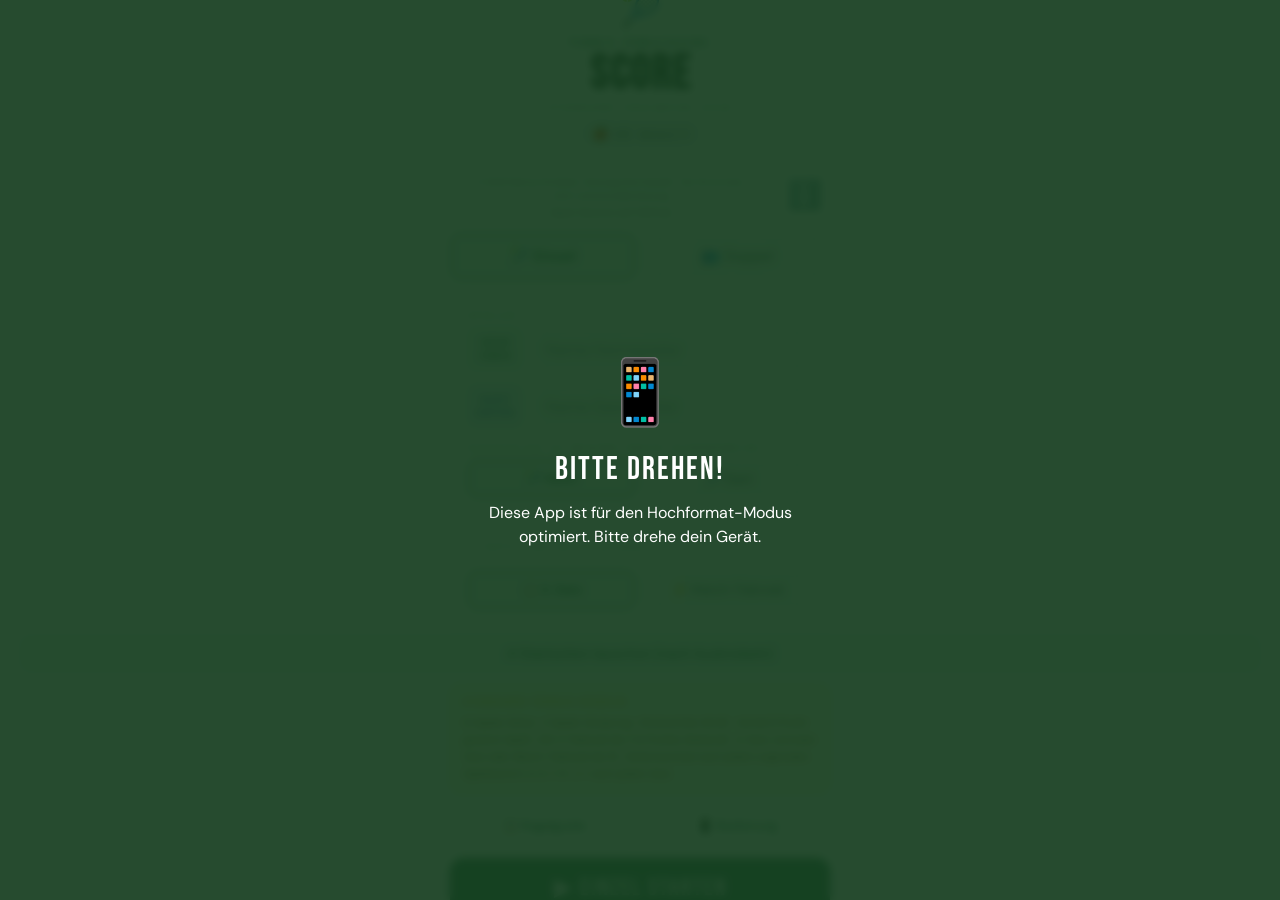
<file: tennis-score-adult/ios/index.html>
<!DOCTYPE html>
<html lang="de">
<head>
<meta charset="UTF-8">
<meta name="viewport" content="width=device-width, initial-scale=1.0, maximum-scale=1.0, user-scalable=no">
<meta name="apple-mobile-web-app-capable" content="yes">
<meta name="apple-mobile-web-app-status-bar-style" content="black-translucent">
<meta name="theme-color" content="#2e7d52">
<link rel="manifest" href="manifest.json">
<link rel="icon" href="../../icon.png">
<link rel="apple-touch-icon" href="../../icon.png">
<link rel="stylesheet" href="../../shared/design.css">
<title>Tennis Score Erwachsene · iOS 1.1</title>
</head>
<body>

<!-- ══ INSTALLATION MODAL ══ -->
<div id="installModal" class="modal-overlay">
  <div class="modal-content">
    <div class="modal-header">🚀 App installieren</div>
    <div class="modal-section">
      <div class="modal-section-content">
        <ol>
          <li>Öffne diese Seite in <strong>Safari</strong></li>
          <li>Tippe auf das Share-Symbol (⬆️) unten</li>
          <li>Scrolle nach unten und wähle <strong>"Zum Home-Bildschirm"</strong></li>
          <li>Bestätige mit "Hinzufügen"</li>
        </ol>
      </div>
    </div>
    <div class="modal-section">
      <div class="modal-section-content" style="font-size:12px;color:var(--text-light);margin:0;">
        ✅ Die App wird mit vollem Icon und Offline-Unterstützung installiert.
      </div>
    </div>
    <button class="modal-close" onclick="closeInstallModal()">Verstanden</button>
  </div>
</div>

<!-- ══ SETUP ══ -->
<div id="setup" class="screen active">
  <div class="logo">
    <div style="font-size:34px;margin-bottom:4px">🎾</div>
    <div class="btv">Tennis Erwachsene</div>
    <h1>Score</h1>
    <div class="sub">Standard-Zählweise 2026</div>
    <div class="platform-badge"><span class="plat-icon">🍎</span> iOS · Version 1.1</div>
  </div>
  <div style="display:flex;justify-content:space-between;align-items:center;width:100%;max-width:380px;margin-top:8px;">
    <div class="copyright-note" style="flex:1;margin:0;">© 2026 Markus Ströbele · Nutzung ohne Gewähr · Nur für private, nicht-kommerzielle Nutzung<br><a href="https://github.com/MarkBele83/sport-apps" style="color: inherit; text-decoration: none; font-size: 11px;">Open Source auf GitHub</a></div>
    <button onclick="openInstallModal()" style="background:none;border:none;font-size:28px;cursor:pointer;padding:8px;color:var(--green);flex-shrink:0;margin-left:8px;">ℹ️</button>
  </div>

  <!-- Mode selector -->
  <div class="toggle-row" style="width:100%;max-width:380px">
    <button class="toggle-btn active" id="mode-einzel" onclick="setMode('einzel')" style="font-size:15px;padding:12px">🎾 Einzel</button>
    <button class="toggle-btn" id="mode-doppel" onclick="setMode('doppel')" style="font-size:15px;padding:12px">👥 Doppel</button>
  </div>

  <!-- EINZEL setup -->
  <div id="setup-einzel" class="setup-card">
    <div>
      <span class="field-label">Spieler</span>
      <div class="name-row">
        <div class="side-badge">Heim<br>oben</div>
        <input type="text" id="name-home" placeholder="Name Heimspieler" maxlength="16" oninput="updateServeButtonLabels('einzel')">
      </div>
    </div>
    <div>
      <div class="name-row">
        <div class="side-badge guest-badge">Gast<br>unten</div>
        <input type="text" id="name-guest" placeholder="Name Gastspieler" maxlength="16" oninput="updateServeButtonLabels('einzel')">
      </div>
    </div>
    <div>
      <span class="field-label">Aufschlag zu Beginn (nach Ausknobeln)</span>
      <div class="toggle-row">
        <button class="toggle-btn active" id="serve-p1" onclick="setFirstServe('home')">🎾 Heim</button>
        <button class="toggle-btn" id="serve-p2" onclick="setFirstServe('guest')">🎾 Gast</button>
      </div>
    </div>
  </div>

  <!-- DOPPEL setup -->
  <div id="setup-doppel" class="setup-card" style="display:none">
    <div>
      <span class="field-label">Heim-Team (oben / links)</span>
      <div style="display:flex;flex-direction:column;gap:6px">
        <input type="text" id="dbl-h1" placeholder="Heim Spieler 1" maxlength="14" oninput="updateServeButtonLabels('doppel')">
        <input type="text" id="dbl-h2" placeholder="Heim Spieler 2" maxlength="14" oninput="updateServeButtonLabels('doppel')">
      </div>
    </div>
    <div>
      <span class="field-label">Gast-Team (unten / rechts)</span>
      <div style="display:flex;flex-direction:column;gap:6px">
        <input type="text" id="dbl-g1" placeholder="Gast Spieler 1" maxlength="14" oninput="updateServeButtonLabels('doppel')">
        <input type="text" id="dbl-g2" placeholder="Gast Spieler 2" maxlength="14" oninput="updateServeButtonLabels('doppel')">
      </div>
    </div>
    <div>
      <span class="field-label">Welches Team schlägt zuerst auf?</span>
      <div class="toggle-row">
        <button class="toggle-btn active" id="dbl-serve-home" onclick="setDblFirstServe('home')">🎾 Heim</button>
        <button class="toggle-btn" id="dbl-serve-guest" onclick="setDblFirstServe('guest')">🎾 Gast</button>
      </div>
    </div>
    <div>
      <span class="field-label">Erster Aufschläger im Heim-Team</span>
      <div class="toggle-row">
        <button class="toggle-btn active" id="dbl-first-h1" onclick="setDblFirstPlayer('home',1)">Spieler 1</button>
        <button class="toggle-btn" id="dbl-first-h2" onclick="setDblFirstPlayer('home',2)">Spieler 2</button>
      </div>
    </div>
    <div>
      <span class="field-label">Erster Aufschläger im Gast-Team</span>
      <div class="toggle-row">
        <button class="toggle-btn active" id="dbl-first-g1" onclick="setDblFirstPlayer('guest',1)">Spieler 1</button>
        <button class="toggle-btn" id="dbl-first-g2" onclick="setDblFirstPlayer('guest',2)">Spieler 2</button>
      </div>
    </div>
  </div>

  <!-- 3rd set format -->
  <div class="setup-card" style="max-width:380px;padding:12px 16px;">
    <span class="field-label">3. Satz / bei Gleichstand 1:1</span>
    <div class="toggle-row">
      <button class="toggle-btn active" id="fmt-satz" onclick="setThirdSetFormat('3. Satz')">📋 3. Satz</button>
      <button class="toggle-btn" id="fmt-mt" onclick="setThirdSetFormat('Match-Tiebreak')">⚡ Match-Tiebreak</button>
    </div>
  </div>

  <button class="btn-setup-swap" onclick="swapSetupSides()">⇄ Startseiten tauschen (nach Ausknobeln)</button>

  <div class="rules-box">
    <strong>Standard Tennis Regeln</strong>
    6-Spiele-Sätze · 2 Spiele Vorsprung · Einstand bei 40:40 · Vorteil (1 Punkt gewinnt Spiel) · 6:6 → Tiebreak bis 7 (2 Punkte Abstand) · 3. Satz: normaler Satz oder Match-Tiebreak bis 10 · Seitenwechsel nach jedem ungeraden Spielstand (1, 3, 5, 7, 9 …) + nach jedem Satz
  </div>

  <div style="display:flex;gap:8px;width:100%;max-width:380px">
    <button class="btn-rules-open" style="flex:1" onclick="rulesReturnTarget='setup'; showScreen('rules')">📋 Regelguide</button>
    <button class="btn-rules-open" style="flex:1" onclick="rulesReturnTarget='setup'; showScreen('howto')">📱 Bedienung</button>
  </div>
  <button class="btn-start" id="btn-start" onclick="startGame()">▶ Einzel starten</button>
</div>

<!-- ══ SCORE ══ -->
<div id="score" class="screen">
  <div class="score-header">
    <div class="title">ERWACHSENE</div>
    <div class="status" id="phase-label">Satz 1</div>
    <div class="header-btns">
      <button class="btn-header back" onclick="goToSetup()">← Namen</button>
      <button class="btn-header" onclick="showMenu()">Menü</button>
    </div>
  </div>

  <div class="scoreboard">
    <div class="scoreboard-header">
      <span>Spieler</span><span>S1</span><span>S2</span><span id="sb-header-s3">S3</span><span>Spiel</span>
    </div>
    <div class="scoreboard-row">
      <div class="player-label-cell">
        <span class="player-side-tag heim">Heim</span>
        <span class="player-name-sb" id="sb-name-home">–</span>
      </div>
      <div class="set-score" id="sb-s1-home">–</div>
      <div class="set-score" id="sb-s2-home">–</div>
      <div class="set-score" id="sb-s3-home">–</div>
      <div class="game-score" id="sb-game-home">0</div>
    </div>
    <div class="scoreboard-row">
      <div class="player-label-cell">
        <span class="player-side-tag gast">Gast</span>
        <span class="player-name-sb" id="sb-name-guest">–</span>
      </div>
      <div class="set-score" id="sb-s1-guest">–</div>
      <div class="set-score" id="sb-s2-guest">–</div>
      <div class="set-score" id="sb-s3-guest">–</div>
      <div class="game-score" id="sb-game-guest">0</div>
    </div>
  </div>

  <div class="phase-banner normal" id="phase-banner">Satz 1 · Min. 6 Spiele · 2 Vorsprung · Einstand möglich</div>
  <div class="side-change-banner" id="side-banner">⇄ SEITENWECHSEL ⇄</div>

  <div class="court-area" id="court-area">
    <div class="player-zone home" id="zone-home" onclick="scorePoint('home')">
      <div class="serve-dot"></div>
      <div class="zone-top-row">
        <span class="zone-heim-gast heim">Heim</span>
        <span class="zone-side-label" id="side-home">◀ Links</span>
      </div>
      <div class="zone-name" id="zone-name-home">Heimspieler</div>
      <div class="point-display" id="point-home">0</div>
      <div class="serve-side-hint" id="serve-hint-home"></div>
      <div class="tap-hint" id="tap-home">▲ Tippen für Punkt</div>
    </div>
    <div class="player-zone guest" id="zone-guest" onclick="scorePoint('guest')">
      <div class="serve-dot"></div>
      <div class="zone-top-row">
        <span class="zone-heim-gast gast">Gast</span>
        <span class="zone-side-label" id="side-guest">▶ Rechts</span>
      </div>
      <div class="zone-name" id="zone-name-guest">Gastspieler</div>
      <div class="point-display" id="point-guest">0</div>
      <div class="serve-side-hint" id="serve-hint-guest"></div>
      <div class="tap-hint" id="tap-guest">▼ Tippen für Punkt</div>
    </div>
  </div>

  <div class="court-area" id="court-doppel" style="display:none">
    <div class="player-zone home dbl-team-zone" id="dbl-zone-home" onclick="scorePoint('home')">
      <div class="serve-dot"></div>
      <div class="zone-top-row">
        <span class="zone-heim-gast heim">Heim</span>
        <span class="zone-side-label" id="dbl-side-home">◀ Links</span>
      </div>
      <div class="dbl-players-row">
        <div class="dbl-player-slot" id="dbl-h1-slot">
          <div class="dbl-player-name" id="dbl-h1-name">H1</div>
          <div class="dbl-player-pos" id="dbl-h1-pos">–</div>
          <div class="dbl-serve-badge" id="dbl-h1-serve" style="display:none">🎾</div>
        </div>
        <div class="dbl-player-slot" id="dbl-h2-slot">
          <div class="dbl-player-name" id="dbl-h2-name">H2</div>
          <div class="dbl-player-pos" id="dbl-h2-pos">–</div>
          <div class="dbl-serve-badge" id="dbl-h2-serve" style="display:none">🎾</div>
        </div>
      </div>
      <div class="dbl-serve-info serve-side-hint" id="dbl-home-serve-info"></div>
      <div class="point-display dbl-point" id="dbl-point-home">0</div>
    </div>
    <div class="player-zone guest dbl-team-zone" id="dbl-zone-guest" onclick="scorePoint('guest')">
      <div class="serve-dot"></div>
      <div class="zone-top-row">
        <span class="zone-heim-gast gast">Gast</span>
        <span class="zone-side-label" id="dbl-side-guest">▶ Rechts</span>
      </div>
      <div class="dbl-players-row">
        <div class="dbl-player-slot" id="dbl-g1-slot">
          <div class="dbl-player-name" id="dbl-g1-name">G1</div>
          <div class="dbl-player-pos" id="dbl-g1-pos">–</div>
          <div class="dbl-serve-badge" id="dbl-g1-serve" style="display:none">🎾</div>
        </div>
        <div class="dbl-player-slot" id="dbl-g2-slot">
          <div class="dbl-player-name" id="dbl-g2-name">G2</div>
          <div class="dbl-player-pos" id="dbl-g2-pos">–</div>
          <div class="dbl-serve-badge" id="dbl-g2-serve" style="display:none">🎾</div>
        </div>
      </div>
      <div class="dbl-serve-info serve-side-hint" id="dbl-guest-serve-info"></div>
      <div class="point-display dbl-point" id="dbl-point-guest">0</div>
    </div>
  </div>

  <div class="bottom-bar">
    <button class="btn-undo" onclick="undoPoint()">↩ Rückgängig</button>
    <button class="btn-side-change" onclick="manualSwapSides()">⇄ Seiten<br>wechseln</button>
    <button class="btn-serve-manual" onclick="manualToggleServe()">🎾 Aufschlag<br>wechseln</button>
    <button class="btn-serve-manual" id="btn-player-change" onclick="manualTogglePlayer()" style="display:none">🔄 Spieler<br>wechseln</button>
  </div>
</div>

<!-- ══ RULES ══ -->
<div id="rules" class="screen">
  <div class="rules-header">
    <button class="btn-rules-back" onclick="returnFromRules()">← Zurück</button>
    <h2>🎾 Regelguide Erwachsene</h2>
  </div>
  <div class="rules-content">

    <div class="rule-card">
      <div class="rule-card-header"><span class="rule-card-icon">🔢</span><span class="rule-card-title">Zählweise</span></div>
      <div class="rule-card-body">
        <div class="rule-item"><div class="rule-dot"></div><div>Punkte: <strong>0 → 15 → 30 → 40 → Einstand → Vorteil → Spiel</strong></div></div>
        <div class="rule-item"><div class="rule-dot"></div><div>Ein <strong>Satz</strong> geht bis mindestens 6 Spiele mit <strong>2 Spielen Vorsprung</strong> (z.B. 6:4, 7:5).</div></div>
        <div class="rule-item"><div class="rule-dot"></div><div>Bei <strong>6:6</strong> → Tiebreak bis 7 Punkte (mind. 2 Punkte Vorsprung nötig).</div></div>
        <div class="rule-item"><div class="rule-dot"></div><div>Gespielt werden <strong>2 Gewinnsätze</strong> (Best of 3). Wer zuerst 2 Sätze gewinnt, gewinnt das Match.</div></div>
        <div class="rule-item"><div class="rule-dot"></div><div>Bei 1:1 Sätzen: entweder <strong>normaler 3. Satz</strong> oder <strong>Match-Tiebreak bis 10</strong> (je nach Vereinbarung).</div></div>
      </div>
    </div>

    <div class="rule-card">
      <div class="rule-card-header"><span class="rule-card-icon">⚖️</span><span class="rule-card-title">Einstand & Vorteil (bei 40:40)</span></div>
      <div class="rule-card-body">
        <div class="rule-item"><div class="rule-dot"></div><div>Bei <strong>40:40</strong> zeigt die App <strong>„E"</strong> (Einstand). Das Spiel geht weiter, bis jemand 2 Punkte in Folge führt.</div></div>
        <div class="rule-item"><div class="rule-dot"></div><div>Gewinnt ein Spieler den nächsten Punkt: <strong>Vorteil</strong> — die App zeigt <strong>„Vor"</strong> auf seiner Seite.</div></div>
        <div class="rule-item"><div class="rule-dot"></div><div>Gewinnt der Spieler mit Vorteil den nächsten Punkt → <strong>Spiel gewonnen</strong>.</div></div>
        <div class="rule-item"><div class="rule-dot"></div><div>Gewinnt der andere Spieler → zurück zu <strong>Einstand (E)</strong>.</div></div>
        <div class="rule-highlight"><strong>Anzeige in der App</strong>„E" = Einstand (beide 40) · „Vor" = Vorteil (Spieler vorne im Spiel) · „40" = der andere Spieler</div>
      </div>
    </div>

    <div class="rule-card">
      <div class="rule-card-header"><span class="rule-card-icon">🎯</span><span class="rule-card-title">Aufschlag</span></div>
      <div class="rule-card-body">
        <div class="rule-item"><div class="rule-dot"></div><div>Jeder Spieler hat <strong>2 Aufschläge</strong> pro Punkt.</div></div>
        <div class="rule-item"><div class="rule-dot"></div><div>Aufschlag erfolgt <strong>diagonal</strong> ins gegnerische Aufschlagfeld — abwechselnd von rechts (Deuce) und links (Ad).</div></div>
        <div class="rule-item"><div class="rule-dot"></div><div>Berührt der Ball die <strong>Netzkante</strong> beim Aufschlag → Wiederholung (kein Fehler).</div></div>
        <div class="rule-item"><div class="rule-dot"></div><div>Der Aufschlag wechselt <strong>nach jedem Spiel</strong> — auch über das Satzende hinweg. Nach einem Tiebreak schlägt zuerst auf, wer im Tiebreak den ersten Punkt returniert hat.</div></div>
        <div class="rule-item"><div class="rule-dot"></div><div>Beim aufschlagenden Spieler steht gut sichtbar <strong>🎾 Aufschlag von RECHTS</strong> bzw. <strong>LINKS</strong> (aus Sicht des Aufschlägers, darunter Deuce/Ad) — auch im Tiebreak.</div></div>
      </div>
    </div>

    <div class="rule-card">
      <div class="rule-card-header"><span class="rule-card-icon">⇄</span><span class="rule-card-title">Seitenwechsel</span></div>
      <div class="rule-card-body">
        <div class="rule-item"><div class="rule-dot"></div><div>Seitenwechsel wenn die <strong>Gesamtzahl gespielter Spiele im Satz ungerade</strong> ist: also nach Spielstand 1, 3, 5, 7, 9, 11 …</div></div>
        <div class="rule-item"><div class="rule-dot"></div><div>Nach <strong>jedem Satz</strong> wechseln die Spieler die Seite.</div></div>
        <div class="rule-item"><div class="rule-dot"></div><div>Im Tiebreak: Seitenwechsel nach jeweils <strong>6 gespielten Punkten</strong> (6, 12, 18, …).</div></div>
      </div>
    </div>

    <div class="rule-card">
      <div class="rule-card-header"><span class="rule-card-icon">⚡</span><span class="rule-card-title">Tiebreak (bei 6:6)</span></div>
      <div class="rule-card-body">
        <div class="rule-item"><div class="rule-dot"></div><div>Bei <strong>6:6</strong> im Satz wird ein Tiebreak gespielt.</div></div>
        <div class="rule-item"><div class="rule-dot"></div><div>Gespielt bis <strong>7 Punkte</strong> mit mindestens 2 Punkten Vorsprung (z.B. 7:5, 8:6, …).</div></div>
        <div class="rule-item"><div class="rule-dot"></div><div><strong>Aufschlagreihenfolge:</strong> Der Spieler, der als nächstes drankäme, schlägt den ersten Punkt auf (von rechts). Dann wechselt der Aufschlag nach jeweils 2 Punkten.</div></div>
        <div class="rule-item"><div class="rule-dot"></div><div>Seitenwechsel im Tiebreak nach <strong>6 gespielten Punkten</strong>.</div></div>
        <div class="rule-item"><div class="rule-dot"></div><div>Der Tiebreak-Stand (z.B. 4:3) wird in der App mit den großen Zahlen und im Scoreboard angezeigt.</div></div>
      </div>
    </div>

    <div class="rule-card">
      <div class="rule-card-header"><span class="rule-card-icon">🏆</span><span class="rule-card-title">3. Satz / Match-Tiebreak</span></div>
      <div class="rule-card-body">
        <div class="rule-item"><div class="rule-dot"></div><div><strong>Option 1 — 3. Satz:</strong> Normaler Satz wie Sätze 1 und 2 (bis 6 Spiele, Tiebreak bei 6:6).</div></div>
        <div class="rule-item"><div class="rule-dot"></div><div><strong>Option 2 — Match-Tiebreak:</strong> Beim Stand 1:1 Sätze wird ein Match-Tiebreak bis 10 Punkte gespielt (mind. 2 Punkte Abstand).</div></div>
        <div class="rule-item"><div class="rule-dot"></div><div>Die Wahl erfolgt <strong>vor dem Spiel</strong> im Setup-Bildschirm.</div></div>
        <div class="rule-highlight"><strong>Empfehlung</strong>Match-Tiebreak (Champions-TB): ideal für zeitkritische Spiele oder Vereinsturniere. 3. Satz: für klassisches Format.</div>
      </div>
    </div>

    <div class="rule-card">
      <div class="rule-card-header"><span class="rule-card-icon">👥</span><span class="rule-card-title">Doppel</span></div>
      <div class="rule-card-body">
        <div class="rule-item"><div class="rule-dot"></div><div>Zählweise und Sätze wie im Einzel.</div></div>
        <div class="rule-item"><div class="rule-dot"></div><div><strong>Aufschlag-Rotation:</strong> Alle 4 Spieler wechseln sich in fester Reihenfolge ab, z.B. H1 → G1 → H2 → G2.</div></div>
        <div class="rule-item"><div class="rule-dot"></div><div>Die <strong>Returnspieler</strong> behalten ihre feste Seite (Deuce/Ad) für den gesamten Satz.</div></div>
        <div class="rule-item"><div class="rule-dot"></div><div>Im neuen Satz darf jedes Team die Aufschlagreihenfolge und die Returnseiten neu wählen.</div></div>
      </div>
    </div>

  </div>
  <div class="rules-footer">Standard Tennis · Erwachsene · Version 1.1<br>© 2026 Markus Ströbele · Nutzung ohne Gewähr · Nur für private, nicht-kommerzielle Nutzung</div>
</div>

<!-- ══ HOW-TO ══ -->
<div id="howto" class="screen">
  <div class="rules-header">
    <button class="btn-rules-back" onclick="returnFromRules()">← Zurück</button>
    <h2>📱 Bedienungsanleitung</h2>
  </div>
  <div class="rules-content">

    <div class="rule-card">
      <div class="rule-card-header"><span class="rule-card-icon">🚀</span><span class="rule-card-title">Spiel starten</span></div>
      <div class="rule-card-body">
        <div class="rule-item"><div class="rule-dot"></div><div><strong>Einzel</strong> oder <strong>Doppel</strong> auswählen.</div></div>
        <div class="rule-item"><div class="rule-dot"></div><div><strong>Namen</strong> eingeben (oder leer lassen für „Heim" / „Gast").</div></div>
        <div class="rule-item"><div class="rule-dot"></div><div><strong>Aufschlag</strong> festlegen (wer schlägt zuerst auf?).</div></div>
        <div class="rule-item"><div class="rule-dot"></div><div><strong>3. Satz</strong> oder <strong>Match-Tiebreak</strong> wählen — für den Fall 1:1 Sätze.</div></div>
        <div class="rule-item"><div class="rule-dot"></div><div>Mit <strong>⇄ Startseiten tauschen</strong> Feldhälften anpassen.</div></div>
        <div class="rule-item"><div class="rule-dot"></div><div>Auf <strong>▶ Einzel / Doppel starten</strong> tippen.</div></div>
      </div>
    </div>

    <div class="rule-card">
      <div class="rule-card-header"><span class="rule-card-icon">👆</span><span class="rule-card-title">Punkte zählen</span></div>
      <div class="rule-card-body">
        <div class="rule-item"><div class="rule-dot"></div><div><strong>Obere Hälfte</strong> = Heim, <strong>untere Hälfte</strong> = Gast — einfach auf die Hälfte des Punktgewinners tippen.</div></div>
        <div class="rule-item"><div class="rule-dot"></div><div>Der <strong>gelbe Punkt</strong> (🟡) zeigt, wer aufschlägt. Der gelbe Hinweis darunter zeigt die Aufschlagseite.</div></div>
        <div class="rule-item"><div class="rule-dot"></div><div>Bei <strong>40:40</strong>: App zeigt „E" (Einstand). Weiterspielen — beim Vorteil erscheint „Vor" auf der betreffenden Seite.</div></div>
        <div class="rule-highlight"><strong>Anzeige verstehen</strong>E = Einstand (beide gleich bei 40) · Vor = Vorteil (dieser Spieler ist vorne)</div>
      </div>
    </div>

    <div class="rule-card">
      <div class="rule-card-header"><span class="rule-card-icon">↩</span><span class="rule-card-title">Fehler korrigieren</span></div>
      <div class="rule-card-body">
        <div class="rule-item"><div class="rule-dot"></div><div><strong>↩ Rückgängig</strong> macht den letzten Punkt rückgängig — mehrfach tippen für mehrere Schritte.</div></div>
        <div class="rule-item"><div class="rule-dot"></div><div><strong>🎾 Aufschlag wechseln</strong> korrigiert den Aufschlag manuell.</div></div>
        <div class="rule-item"><div class="rule-dot"></div><div><strong>⇄ Seiten wechseln</strong> korrigiert die Seitenanzeige manuell.</div></div>
      </div>
    </div>

    <div class="rule-card">
      <div class="rule-card-header"><span class="rule-card-icon">⇄</span><span class="rule-card-title">Automatische Hinweise</span></div>
      <div class="rule-card-body">
        <div class="rule-item"><div class="rule-dot"></div><div>Bei <strong>Seitenwechsel</strong> erscheint automatisch ein grünes Banner und ein Hinweisfenster.</div></div>
        <div class="rule-item"><div class="rule-dot"></div><div>Bei <strong>Satzende</strong> erscheint ein Ergebnisfenster mit dem Satzergebnis.</div></div>
        <div class="rule-item"><div class="rule-dot"></div><div>Das <strong>Banner oben</strong> zeigt immer den aktuellen Spielabschnitt (Satz, Tiebreak, Match-Tiebreak).</div></div>
      </div>
    </div>

    <div class="rule-card">
      <div class="rule-card-header"><span class="rule-card-icon">🍎</span><span class="rule-card-title">iPhone-Tipps</span></div>
      <div class="rule-card-body">
        <div class="rule-item"><div class="rule-dot"></div><div>App zum <strong>Home-Bildschirm hinzufügen</strong>: Safari → Teilen-Symbol (↗) → „Zum Home-Bildschirm".</div></div>
        <div class="rule-item"><div class="rule-dot"></div><div>Dann startet die App wie eine native App — ohne Browser-Leiste, im Vollbild.</div></div>
        <div class="rule-item"><div class="rule-dot"></div><div><strong>Auto-Lock deaktivieren</strong> (Einstellungen → Bildschirm & Helligkeit) damit der Bildschirm nicht ausgeht.</div></div>
      </div>
    </div>

    <div class="rule-card">
      <div class="rule-card-header"><span class="rule-card-icon">🔒</span><span class="rule-card-title">Datenschutz</span></div>
      <div class="rule-card-body">
        <div class="rule-item"><div class="rule-dot"></div><div><strong>Keine Datenübertragung</strong> — alles bleibt auf dem Gerät.</div></div>
        <div class="rule-item"><div class="rule-dot"></div><div><strong>Keine Anmeldung</strong>, keine Tracker, keine Werbung.</div></div>
        <div class="rule-item"><div class="rule-dot"></div><div><strong>Open Source</strong> auf GitHub verfügbar.</div></div>
      </div>
    </div>

  </div>
  <div class="rules-footer">Tennis Score Erwachsene · iOS 1.1<br>© 2026 Markus Ströbele · Nutzung ohne Gewähr · Nur für private, nicht-kommerzielle Nutzung</div>
</div>

<!-- ══ WINNER ══ -->
<div id="winner" class="screen">
  <div class="trophy">🏆</div>
  <h2>Sieger</h2>
  <div class="winner-name" id="winner-name">–</div>
  <div class="final-score-display">
    <div class="score-line" id="ws-score-line">–</div>
    <div class="score-detail" id="ws-score-detail">–</div>
  </div>
  <div class="winner-btns">
    <button class="btn-pdf" onclick="exportPDF()">📄 Ergebnis als PDF</button>
    <button class="btn-new-match" onclick="newMatch()">Neues Spiel starten</button>
  </div>
</div>

<!-- PDF hidden area -->
<div id="pdf-area"></div>

<!-- Modal: Tiebreak Seitenwahl (Doppel only — Einzel startet automatisch) -->
<div class="modal-overlay" id="modal-tbside">
  <div class="modal">
    <div style="font-size:36px;margin-bottom:6px">⚡</div>
    <h2 id="tbside-modal-title">Tiebreak!</h2>
    <p id="tbside-text">Tiebreak wird gespielt.</p>
    <div class="btn-row">
      <button class="btn-primary" onclick="closeTBModal()">Los geht's ▶</button>
    </div>
  </div>
</div>

<!-- Modal: Seitenwechsel -->
<div class="modal-overlay" id="modal-side">
  <div class="modal">
    <div style="font-size:40px;margin-bottom:8px">⇄</div>
    <h2>Seitenwechsel!</h2>
    <p id="side-modal-text">Die Spieler wechseln jetzt die Seite.</p>
    <div class="btn-row">
      <button class="btn-primary" onclick="closeSideModal()">Verstanden ✓</button>
    </div>
  </div>
</div>

<!-- Modal: Set -->
<div class="modal-overlay" id="modal-set">
  <div class="modal">
    <h2 id="ms-title">Satz!</h2>
    <p id="ms-text"></p>
    <div class="btn-row">
      <button class="btn-primary" onclick="closeSetModal()">Weiter ▶</button>
    </div>
  </div>
</div>

<!-- Modal: Menu -->
<div class="modal-overlay" id="modal-menu">
  <div class="modal">
    <h2>Menü</h2>
    <p id="menu-score-text" style="margin-bottom:14px">–</p>
    <div class="btn-row" style="flex-direction:column;gap:8px">
      <button class="btn-primary" onclick="closeMenu()">Weiterspielen</button>
      <button class="btn-secondary" style="padding:12px;font-size:14px" onclick="openFromMenu('rules')">📋 Regelguide</button>
      <button class="btn-secondary" style="padding:12px;font-size:14px" onclick="openFromMenu('howto')">📱 Bedienung</button>
      <button class="btn-secondary" style="padding:12px;font-size:14px" onclick="goToSetupFromMenu()">← Namen ändern</button>
      <button class="btn-secondary" style="padding:12px;font-size:14px;color:#c00" onclick="confirmNewMatch()">Neues Spiel</button>
    </div>
  </div>
</div>

<!-- Orientation hint -->
<div id="orientation-hint">
  <div class="ohint-icon">📱</div>
  <div class="ohint-title">Bitte drehen!</div>
  <div class="ohint-text">Diese App ist für den Hochformat-Modus optimiert. Bitte drehe dein Gerät.</div>
</div>

<script>
// ══════════════════════════════════════════════
//  ADULT TENNIS SCORING
//  Deuce/Advantage · 6-Spiele-Sätze · Tiebreak bei 6:6
// ══════════════════════════════════════════════
const POINTS = ['0','15','30','40'];

let firstServeSetup = 'home';
let thirdSetFormatSetup = '3. Satz'; // '3. Satz' | 'Match-Tiebreak'
let state = {}, history = [];
let matchResult = null;

function setFirstServe(side) {
  firstServeSetup = side;
  document.getElementById('serve-p1').classList.toggle('active', side === 'home');
  document.getElementById('serve-p2').classList.toggle('active', side === 'guest');
}

function setThirdSetFormat(fmt) {
  thirdSetFormatSetup = fmt;
  document.getElementById('fmt-satz').classList.toggle('active', fmt === '3. Satz');
  document.getElementById('fmt-mt').classList.toggle('active', fmt === 'Match-Tiebreak');
}

// ── State ──────────────────────────────────────
function freshState(nameHome, nameGuest) {
  return {
    names: { home: nameHome || 'Heim', guest: nameGuest || 'Gast' },
    sets: { home: 0, guest: 0 },
    setScores: [],
    currentSet: 1,
    games: { home: 0, guest: 0 },
    gamesInSet: 0,
    setFirstServer: firstServeSetup,
    serving: firstServeSetup,
    points: { home: 0, guest: 0 },
    advantage: null, // null | 'home' | 'guest'
    phase: 'set',
    tbPoints: { home: 0, guest: 0 },
    tbTotal: 0,
    sidesSwapped: false,
    visualSwapped: false,
    pointInGame: 0, // 0=Deuce/rechts, 1=Ad/links, …
    thirdSetFormat: thirdSetFormatSetup,
    finished: false,
  };
}

// ── Navigation ─────────────────────────────────
function goToSetup() {
  if (state.finished) { showScreen('setup'); return; }
  if (confirm('Zum Setup zurück? Der aktuelle Spielstand bleibt gespeichert.')) {
    showScreen('setup');
  }
}
function goToSetupFromMenu() { closeMenu(); goToSetup(); }

let setupSidesSwapped = false;
function swapSetupSides() {
  setupSidesSwapped = !setupSidesSwapped;
  const btn = document.querySelector('.btn-setup-swap');
  btn.textContent = setupSidesSwapped
    ? '⇄ Heim unten / Gast oben (tippen zum Zurücksetzen)'
    : '⇄ Startseiten tauschen (nach Ausknobeln)';
  btn.style.background = setupSidesSwapped ? 'var(--yellow-bg)' : '';
  btn.style.borderColor = setupSidesSwapped ? '#f0d070' : '';
  btn.style.color = setupSidesSwapped ? '#9a7000' : '';
}

function manualSwapSides() {
  history.push(JSON.parse(JSON.stringify(state)));
  if (currentMode === 'doppel') { dblSwapSides(); renderDoppel(); }
  else { swapSides(); renderAll(); }
}

function updateServeButtonLabels(mode) {
  if (mode === 'einzel') {
    const h = document.getElementById('name-home').value.trim() || 'Spieler 1';
    const g = document.getElementById('name-guest').value.trim() || 'Spieler 2';
    document.getElementById('serve-p1').textContent = `🎾 ${h}`;
    document.getElementById('serve-p2').textContent = `🎾 ${g}`;
  } else if (mode === 'doppel') {
    const h1 = document.getElementById('dbl-h1').value.trim() || 'Spieler 1';
    const h2 = document.getElementById('dbl-h2').value.trim() || 'Spieler 2';
    document.getElementById('dbl-first-h1').textContent = h1;
    document.getElementById('dbl-first-h2').textContent = h2;
    const g1 = document.getElementById('dbl-g1').value.trim() || 'Spieler 1';
    const g2 = document.getElementById('dbl-g2').value.trim() || 'Spieler 2';
    document.getElementById('dbl-first-g1').textContent = g1;
    document.getElementById('dbl-first-g2').textContent = g2;
  }
}

function startMatch() {
  const h = document.getElementById('name-home').value.trim() || 'Spieler 1';
  const g = document.getElementById('name-guest').value.trim() || 'Spieler 2';
  state = freshState(h, g);
  if (setupSidesSwapped) { state.sidesSwapped = true; state.visualSwapped = true; }
  history = [];
  matchResult = null;
  currentMode = 'einzel';
  showCourt('einzel');
  showScreen('score');
  renderAll();
}

function newMatch() {
  document.getElementById('court-area').style.display = '';
  document.getElementById('court-doppel').style.display = 'none';
  currentMode = 'einzel';
  setMode('einzel');
  showScreen('setup');
}
function confirmNewMatch() { closeMenu(); if (confirm('Neues Spiel starten?')) newMatch(); }

// ── Side change ────────────────────────────────
function checkSideChange() {
  return state.gamesInSet % 2 === 1;
}

function swapSides() {
  state.sidesSwapped = !state.sidesSwapped;
  state.visualSwapped = !state.visualSwapped;
}

// ── Scoring (Einzel) ───────────────────────────
function scorePoint(player) {
  if (currentMode === 'doppel') { dblScorePoint(player); return; }
  if (state.finished) return;
  history.push(JSON.parse(JSON.stringify(state)));
  if (state.phase === 'tiebreak' || state.phase === 'matchtb') scoreTBPoint(player);
  else scoreNormalPoint(player);
}

function scoreNormalPoint(player) {
  const h = state.points.home, g = state.points.guest;

  // Deuce / Advantage state
  if (h === 3 && g === 3) {
    if (state.advantage === null) {
      state.advantage = player;
    } else if (state.advantage === player) {
      winGame(player);
      return;
    } else {
      state.advantage = null; // back to deuce
    }
    state.pointInGame++;
    renderAll();
    return;
  }

  state.points[player]++;
  state.pointInGame++;

  if (state.points.home === 3 && state.points.guest === 3) {
    state.advantage = null;
    renderAll();
    return;
  }
  if (state.points[player] > 3) winGame(player);
  else renderAll();
}

function winGame(player) {
  state.points = { home: 0, guest: 0 };
  state.advantage = null;
  state.pointInGame = 0;
  state.games[player]++;
  state.gamesInSet++;
  switchServe();

  const h = state.games.home, g = state.games.guest;

  // Tiebreak at 6:6
  if (h === 6 && g === 6) {
    state.tbFirstServer = state.serving; // für Aufschlag im nächsten Satz
    const sc = checkSideChange();
    if (sc) {
      swapSides();
      triggerSideModal(() => {
        state.phase = 'tiebreak';
        state.tbPoints = { home: 0, guest: 0 };
        state.tbTotal = 0;
        renderAll();
      });
    } else {
      state.phase = 'tiebreak';
      state.tbPoints = { home: 0, guest: 0 };
      state.tbTotal = 0;
      renderAll();
    }
    return;
  }

  // Set won: min 6 games, diff >= 2
  const ahead = Math.max(h, g), diff = ahead - Math.min(h, g);
  if (ahead >= 6 && diff >= 2) {
    const sc = checkSideChange();
    if (sc) { swapSides(); triggerSideModal(() => winSet(player)); }
    else winSet(player);
    return;
  }

  if (checkSideChange()) { swapSides(); triggerSideModal(() => renderAll()); }
  else renderAll();
}

function scoreTBPoint(player) {
  const isMatch = state.phase === 'matchtb';
  const target = isMatch ? 10 : 7;

  state.tbPoints[player]++;
  state.tbTotal++;
  state.pointInGame++; // Aufschlagseite wechselt nach jedem Punkt

  // Serve: switch after point 1, then every 2
  if (state.tbTotal === 1 || (state.tbTotal > 1 && (state.tbTotal - 1) % 2 === 0)) switchServe();

  // Side change every 6 points
  if (state.tbTotal > 0 && state.tbTotal % 6 === 0) {
    swapSides();
    const h = state.tbPoints.home, g = state.tbPoints.guest;
    if (!(Math.max(h,g) >= target && Math.abs(h-g) >= 2)) {
      triggerSideModal(() => renderAll()); return;
    }
  }

  const h = state.tbPoints.home, g = state.tbPoints.guest;
  if (Math.max(h,g) >= target && Math.abs(h-g) >= 2) {
    const winner = h > g ? 'home' : 'guest';
    if (isMatch) winMatch(winner); else winSet(winner, true);
    return;
  }
  renderAll();
}

function winSet(player, fromTB = false) {
  const sc = { home: state.games.home, guest: state.games.guest };
  if (fromTB) sc.tb = { home: state.tbPoints.home, guest: state.tbPoints.guest };
  state.setScores.push(sc);
  state.sets[player]++;
  const setNum = state.currentSet;
  const line = `${sc.home}:${sc.guest}${fromTB ? ` (TB ${sc.tb.home}:${sc.tb.guest})` : ''}`;

  state.games = { home: 0, guest: 0 };
  state.points = { home: 0, guest: 0 };
  state.advantage = null;
  state.tbPoints = { home: 0, guest: 0 };
  state.tbTotal = 0;
  state.pointInGame = 0;
  state.gamesInSet = 0;
  state.phase = 'set';
  state.currentSet++;
  swapSides();
  // Aufschlag wechselt über das Satzende hinweg weiter: winGame() hat bereits
  // gewechselt. Nach einem Tiebreak (zählt wie ein Spiel) schlägt zuerst auf,
  // wer im Tiebreak den ersten Punkt returniert hat.
  if (fromTB) state.serving = state.tbFirstServer === 'home' ? 'guest' : 'home';
  state.setFirstServer = state.serving;

  if (state.sets[player] === 2) {
    showSetModal(`Satz ${setNum}: ${state.names[player]}!`, `${line}\n\n⇄ Seitenwechsel!`, () => winMatch(player));
    return;
  }

  if (state.sets.home === 1 && state.sets.guest === 1) {
    if (state.thirdSetFormat === 'Match-Tiebreak') {
      state.phase = 'matchtb';
      state.tbPoints = { home: 0, guest: 0 };
      state.tbTotal = 0;
      showSetModal(`Satz ${setNum}: ${state.names[player]}!`, `${line}\n\n⇄ Seitenwechsel!\n→ Match-Tiebreak bis 10`, () => renderAll());
    } else {
      showSetModal(`Satz ${setNum}: ${state.names[player]}!`, `${line}\n\n⇄ Seitenwechsel!\n→ 3. Satz`, () => renderAll());
    }
    return;
  }

  showSetModal(`Satz ${setNum}: ${state.names[player]}!`, `${line}\n\n⇄ Seitenwechsel!`, () => renderAll());
}

function winMatch(player) {
  state.finished = true;
  const loser = player === 'home' ? 'guest' : 'home';
  const parts = state.setScores.map(s => `${s.home}:${s.guest}${s.tb ? ` (TB ${s.tb.home}:${s.tb.guest})` : ''}`);
  if (state.phase === 'matchtb') parts.push(`MT ${state.tbPoints.home}:${state.tbPoints.guest}`);

  matchResult = {
    winner: state.names[player], loser: state.names[loser],
    winnerSide: player === 'home' ? 'Heim' : 'Gast',
    loserSide: player === 'home' ? 'Gast' : 'Heim',
    sets: { winner: state.sets[player], loser: state.sets[loser] },
    setScores: state.setScores,
    mtPoints: state.phase === 'matchtb' ? { home: state.tbPoints.home, guest: state.tbPoints.guest } : null,
    scoreParts: parts,
    date: new Date().toLocaleDateString('de-DE', { weekday:'long', year:'numeric', month:'long', day:'numeric' }),
    time: new Date().toLocaleTimeString('de-DE', { hour:'2-digit', minute:'2-digit' }),
    names: state.names,
  };

  document.getElementById('winner-name').textContent = state.names[player];
  document.getElementById('ws-score-line').textContent = parts.join('   ');
  let detail = `${state.names.home} (Heim) vs. ${state.names.guest} (Gast)`;
  detail += `\nSätze: ${state.sets.home}:${state.sets.guest}`;
  document.getElementById('ws-score-detail').textContent = detail;
  showScreen('winner');
}

// Aufschlagseite: gerade Punktzahl im Spiel/Tiebreak = rechts (Deuce), ungerade = links (Ad)
function serveSideText(pointInGame) {
  return (pointInGame || 0) % 2 === 0
    ? { side: 'RECHTS', word: 'Deuce' }
    : { side: 'LINKS', word: 'Ad' };
}
// Hinweis steht in beiden Zonen; sichtbar ist er nur in der Zone mit .serving –
// so blendet er per CSS gleichzeitig mit dem Aufschlag-Ball (.serve-dot) über.
function setServeHint(el, pointInGame, prefix) {
  el.textContent = '';
  const s = serveSideText(pointInGame);
  const main = document.createElement('div');
  main.className = 'serve-side-main';
  main.append(prefix + ' ');
  const strong = document.createElement('strong');
  strong.textContent = s.side;
  main.append(strong);
  const sub = document.createElement('div');
  sub.className = 'serve-side-sub';
  sub.textContent = `${s.word}-Seite · aus Sicht des Aufschlägers`;
  el.append(main, sub);
}

function switchServe() { state.serving = state.serving === 'home' ? 'guest' : 'home'; }

function manualToggleServe() {
  history.push(JSON.parse(JSON.stringify(state)));
  if (currentMode === 'doppel') {
    const currentTeam = dblState.rotation[dblState.rotationIdx][0];
    do { dblState.rotationIdx = (dblState.rotationIdx + 1) % 4; }
    while (dblState.rotation[dblState.rotationIdx][0] === currentTeam);
    dblState.servingTeam = dblState.rotation[dblState.rotationIdx][0];
    renderDoppel();
  } else {
    switchServe();
    renderAll();
  }
}

function manualTogglePlayer() {
  history.push(JSON.parse(JSON.stringify(state)));
  const idx = dblState.rotationIdx;
  const partnerIdx = (idx + 2) % 4;
  const tmp = dblState.rotation[idx][1];
  dblState.rotation[idx][1] = dblState.rotation[partnerIdx][1];
  dblState.rotation[partnerIdx][1] = tmp;
  dblState.servingTeam = dblState.rotation[idx][0];
  renderDoppel();
}

function undoPoint() {
  if (!history.length) return;
  if (currentMode === 'doppel') {
    dblState = history.pop();
    state = dblState;
  } else {
    state = history.pop();
  }
  document.getElementById('modal-side').classList.remove('active');
  if (currentMode === 'doppel') renderDoppel(); else renderAll();
}

// ── PDF Export ─────────────────────────────────
function exportPDF() {
  if (!matchResult) return;
  const r = matchResult;
  let setRows = '';
  r.setScores.forEach((s, i) => {
    const tbNote = s.tb ? `Tiebreak ${s.tb.home}:${s.tb.guest}` : '–';
    setRows += `<tr>
      <td>Satz ${i+1}</td>
      <td style="text-align:center;font-weight:600">${s.home}</td>
      <td style="text-align:center;font-weight:600">${s.guest}</td>
      <td>${tbNote}</td>
    </tr>`;
  });
  if (r.mtPoints) {
    setRows += `<tr>
      <td>Match-Tiebreak</td>
      <td style="text-align:center;font-weight:600">${r.mtPoints.home}</td>
      <td style="text-align:center;font-weight:600">${r.mtPoints.guest}</td>
      <td>Bis 10 Punkte</td>
    </tr>`;
  }
  const html = `
    <h1>🎾 Tennis · Spielergebnis (Erwachsene)</h1>
    <div class="pdf-sub">${r.date} · ${r.time} Uhr</div>
    <table>
      <tr><th>Spieler</th><th style="text-align:center">Heim/Gast</th><th style="text-align:center">Sätze</th><th>Ergebnis</th></tr>
      <tr class="${r.winnerSide === 'Heim' ? 'winner-row' : ''}">
        <td><strong>${r.names.home}</strong>${r.winnerSide === 'Heim' ? ' 🏆' : ''}</td>
        <td style="text-align:center">Heim</td>
        <td style="text-align:center;font-size:20px;font-weight:700">${r.sets.winner}</td>
        <td>${r.winnerSide === 'Heim' ? '<strong>Sieger</strong>' : ''}</td>
      </tr>
      <tr class="${r.winnerSide === 'Gast' ? 'winner-row' : ''}">
        <td><strong>${r.names.guest}</strong>${r.winnerSide === 'Gast' ? ' 🏆' : ''}</td>
        <td style="text-align:center">Gast</td>
        <td style="text-align:center;font-size:20px;font-weight:700">${r.sets.loser}</td>
        <td>${r.winnerSide === 'Gast' ? '<strong>Sieger</strong>' : ''}</td>
      </tr>
    </table>
    <table>
      <tr><th>Abschnitt</th><th style="text-align:center">${r.names.home} (Heim)</th><th style="text-align:center">${r.names.guest} (Gast)</th><th>Bemerkung</th></tr>
      ${setRows}
    </table>
    <div class="pdf-result">Sieger: ${r.winner} (${r.winnerSide})</div>
    <div style="font-size:14px;color:#4a6455">Ergebnis: ${r.scoreParts.join('  ·  ')}</div>
    <div class="pdf-footer">Erstellt mit Tennis Score Erwachsene (iOS 1.1)<br>© 2026 Markus Ströbele · Nutzung ohne Gewähr · Nur für private, nicht-kommerzielle Nutzung</div>
  `;
  document.getElementById('pdf-area').innerHTML = html;
  const slug = s => s.replace(/\s+/g, '-');
  const filename = `Tennis-Score_${slug(r.names.home)}_${slug(r.names.guest)}_iOS-1.1`;
  const originalTitle = document.title;
  document.title = filename;
  setTimeout(() => { window.print(); document.title = originalTitle; }, 300);
}

// ── Render (Einzel) ────────────────────────────
function renderAll() {
  const { names, serving, phase, games, points, tbPoints, sets, setScores, currentSet, sidesSwapped, gamesInSet } = state;

  document.getElementById('zone-name-home').textContent = names.home;
  document.getElementById('zone-name-guest').textContent = names.guest;
  document.getElementById('sb-name-home').textContent = names.home;
  document.getElementById('sb-name-guest').textContent = names.guest;

  document.querySelector('.court-area').classList.toggle('swapped', !!state.visualSwapped);

  const homeLeft = !sidesSwapped;
  document.getElementById('side-home').textContent = homeLeft ? '◀ Links' : 'Rechts ▶';
  document.getElementById('side-guest').textContent = homeLeft ? '▶ Rechts' : '◀ Links';

  // Aufschlagseite aus Sicht des Aufschlägers (gerade = rechts/Deuce, ungerade = links/Ad)
  setServeHint(document.getElementById('serve-hint-home'), state.pointInGame, '🎾 Aufschlag von');
  setServeHint(document.getElementById('serve-hint-guest'), state.pointInGame, '🎾 Aufschlag von');

  document.getElementById('zone-home').classList.toggle('serving', serving === 'home');
  document.getElementById('zone-guest').classList.toggle('serving', serving === 'guest');

  // Point display (Einstand/Vorteil)
  if (phase === 'tiebreak' || phase === 'matchtb') {
    document.getElementById('point-home').textContent = tbPoints.home;
    document.getElementById('point-guest').textContent = tbPoints.guest;
    document.getElementById('sb-game-home').textContent = tbPoints.home;
    document.getElementById('sb-game-guest').textContent = tbPoints.guest;
  } else {
    const h = points.home, g = points.guest;
    let dispHome, dispGuest;
    if (h === 3 && g === 3) {
      if (state.advantage === 'home')       { dispHome = 'Vor'; dispGuest = '40'; }
      else if (state.advantage === 'guest') { dispHome = '40';  dispGuest = 'Vor'; }
      else                                   { dispHome = 'E';   dispGuest = 'E'; }
    } else {
      dispHome  = POINTS[h] || '0';
      dispGuest = POINTS[g] || '0';
    }
    document.getElementById('point-home').textContent = dispHome;
    document.getElementById('point-guest').textContent = dispGuest;
    document.getElementById('sb-game-home').textContent = games.home;
    document.getElementById('sb-game-guest').textContent = games.guest;
  }

  // Scoreboard set columns
  const s3label = state.thirdSetFormat === 'Match-Tiebreak' ? 'MT' : 'S3';
  document.getElementById('sb-header-s3').textContent = s3label;

  const cols = ['s1','s2','s3'];
  for (let i = 0; i < 3; i++) {
    const sc = setScores[i];
    const hEl = document.getElementById(`sb-${cols[i]}-home`);
    const gEl = document.getElementById(`sb-${cols[i]}-guest`);
    if (sc !== undefined) {
      const tbH = sc.tb ? `(${sc.tb.home})` : '';
      const tbG = sc.tb ? `(${sc.tb.guest})` : '';
      hEl.innerHTML = sc.home + (tbH ? `<span class="tb-small">${tbH}</span>` : '');
      gEl.innerHTML = sc.guest + (tbG ? `<span class="tb-small">${tbG}</span>` : '');
      const w = sc.home > sc.guest ? 'home' : (sc.guest > sc.home ? 'guest' : (sc.tb && sc.tb.home > sc.tb.guest ? 'home' : 'guest'));
      hEl.className = 'set-score' + (w==='home' ? ' won' : '');
      gEl.className = 'set-score' + (w==='guest' ? ' won' : '');
    } else if (i === currentSet - 1) {
      if (phase === 'matchtb') {
        hEl.textContent = 'MT'; gEl.textContent = 'MT';
      } else if (phase === 'tiebreak') {
        hEl.textContent = games.home; gEl.textContent = games.guest;
      } else {
        hEl.textContent = '–'; gEl.textContent = '–';
      }
      hEl.className = 'set-score current'; gEl.className = 'set-score current';
    } else {
      hEl.textContent = '–'; gEl.textContent = '–';
      hEl.className = 'set-score';
    }
  }

  const maxSet = state.thirdSetFormat === '3. Satz' ? 3 : 2;
  const phLabel = phase==='matchtb' ? 'Match-Tiebreak' : phase==='tiebreak' ? 'Tiebreak' : `Satz ${Math.min(currentSet, maxSet)}`;
  document.getElementById('phase-label').textContent = phLabel;

  const banner = document.getElementById('phase-banner');
  if (phase==='matchtb') {
    banner.textContent = 'Match-Tiebreak · Bis 10 · 2 Pkte Abstand · Seitenwechsel bei 6';
    banner.className = 'phase-banner matchtb';
  } else if (phase==='tiebreak') {
    banner.textContent = 'Tiebreak · Bis 7 · 2 Punkte Abstand · Seitenwechsel bei 6';
    banner.className = 'phase-banner tiebreak';
  } else {
    const ein = (points.home === 3 && points.guest === 3)
      ? (state.advantage ? ' · Vorteil' : ' · Einstand')
      : '';
    banner.textContent = `Satz ${Math.min(currentSet,maxSet)} · Min. 6 Spiele · 2 Vorsprung${ein}`;
    banner.className = 'phase-banner normal';
  }

  const showSideBanner = (phase==='set'||phase==='tiebreak') && gamesInSet % 2 === 1;
  document.getElementById('side-banner').classList.toggle('visible', showSideBanner);

  document.getElementById('menu-score-text').textContent =
    `${names.home} (Heim) ${sets.home}:${sets.guest} ${names.guest} (Gast)\nSpiele: ${games.home}:${games.guest}\nAufschlag: ${names[serving]}\n${names.home}: ${homeLeft?'Links':'Rechts'} · ${names.guest}: ${homeLeft?'Rechts':'Links'}`;
}

// ── Modals ─────────────────────────────────────
let sideModalCb = null, setModalCb = null, tbModalCb = null;

function triggerSideModal(cb) {
  sideModalCb = cb;
  const isTB = state.phase === 'tiebreak' || state.phase === 'matchtb';
  let reason;
  if (currentMode === 'doppel') {
    const isDblTB = dblState.phase === 'tiebreak' || dblState.phase === 'matchtb';
    if (isDblTB) {
      const tbType = dblState.phase === 'matchtb' ? 'Match-Tiebreak' : 'Tiebreak';
      reason = `${tbType}: ${dblState.tbPoints.home}:${dblState.tbPoints.guest} (${dblState.tbTotal} Punkte)`;
    } else {
      reason = `Spielstand: ${dblState.games.home}:${dblState.games.guest} (${dblState.gamesInSet} Spiele)`;
    }
  } else {
    if (isTB) {
      const tbType = state.phase === 'matchtb' ? 'Match-Tiebreak' : 'Tiebreak';
      reason = `${tbType}: ${state.tbPoints.home}:${state.tbPoints.guest} (${state.tbTotal} Punkte)`;
    } else {
      reason = `Spielstand: ${state.games.home}:${state.games.guest} (${state.gamesInSet} Spiele)`;
    }
  }
  document.getElementById('side-modal-text').textContent = `${reason}\n\nDie Spieler wechseln jetzt die Seite!`;
  if (currentMode === 'doppel') renderDoppel(); else renderAll();
  document.getElementById('modal-side').classList.add('active');
}

function closeSideModal() {
  document.getElementById('modal-side').classList.remove('active');
  if (sideModalCb) { sideModalCb(); sideModalCb = null; }
}

function closeTBModal() {
  document.getElementById('modal-tbside').classList.remove('active');
  if (tbModalCb) { tbModalCb(); tbModalCb = null; }
}

function showSetModal(title, text, cb) {
  document.getElementById('ms-title').textContent = title;
  document.getElementById('ms-text').textContent = text;
  setModalCb = cb;
  document.getElementById('modal-set').classList.add('active');
}

function closeSetModal() {
  document.getElementById('modal-set').classList.remove('active');
  if (setModalCb) { setModalCb(); setModalCb = null; }
}

function showMenu() { renderAll(); document.getElementById('modal-menu').classList.add('active'); }
function closeMenu() { document.getElementById('modal-menu').classList.remove('active'); }

let rulesReturnTarget = 'setup';
function openFromMenu(screenId) { closeMenu(); rulesReturnTarget = 'score'; showScreen(screenId); }
function returnFromRules() {
  const target = rulesReturnTarget;
  rulesReturnTarget = 'setup';
  showScreen(target);
  if (target === 'score') renderCurrent();
}

function showScreen(id) {
  document.querySelectorAll('.screen').forEach(s => s.classList.remove('active'));
  document.getElementById(id).classList.add('active');
}

document.addEventListener('dblclick', e => e.preventDefault());
function renderCurrent() { if (currentMode === 'doppel') renderDoppel(); else renderAll(); }
function showCourt(mode) {
  document.getElementById('court-area').style.display   = mode === 'einzel' ? '' : 'none';
  document.getElementById('court-doppel').style.display = mode === 'doppel' ? '' : 'none';
  document.getElementById('btn-player-change').style.display = mode === 'doppel' ? '' : 'none';
}
window.addEventListener('resize', () => { if (document.getElementById('score').classList.contains('active')) renderCurrent(); });

// ── Install modal ──────────────────────────────
function openInstallModal() { document.getElementById('installModal').classList.add('active'); }
function closeInstallModal() { document.getElementById('installModal').classList.remove('active'); }

// ══════════════════════════════════════════════
//  MODE (Einzel / Doppel)
// ══════════════════════════════════════════════
let currentMode = 'einzel';
let dblFirstServe = 'home';
let dblFirstPlayer = { home: 1, guest: 1 };

function setMode(m) {
  currentMode = m;
  document.getElementById('mode-einzel').classList.toggle('active', m === 'einzel');
  document.getElementById('mode-doppel').classList.toggle('active', m === 'doppel');
  document.getElementById('setup-einzel').style.display = m === 'einzel' ? '' : 'none';
  document.getElementById('setup-doppel').style.display = m === 'doppel' ? '' : 'none';
  document.getElementById('btn-start').textContent = m === 'einzel' ? '▶ Einzel starten' : '▶ Doppel starten';
}

function setDblFirstServe(side) {
  dblFirstServe = side;
  document.getElementById('dbl-serve-home').classList.toggle('active', side === 'home');
  document.getElementById('dbl-serve-guest').classList.toggle('active', side === 'guest');
}

function setDblFirstPlayer(team, n) {
  dblFirstPlayer[team] = n;
  document.getElementById(`dbl-first-${team === 'home' ? 'h' : 'g'}1`).classList.toggle('active', n === 1);
  document.getElementById(`dbl-first-${team === 'home' ? 'h' : 'g'}2`).classList.toggle('active', n === 2);
}

function startGame() {
  if (currentMode === 'doppel') startDoppel();
  else startMatch();
}

// ══════════════════════════════════════════════
//  DOPPEL STATE
// ══════════════════════════════════════════════
let dblState = null;

function freshDblState(names) {
  const servingTeam = dblFirstServe;
  const homeFirst = dblFirstPlayer.home - 1;
  const guestFirst = dblFirstPlayer.guest - 1;
  let rotation;
  if (servingTeam === 'home') {
    rotation = [['home',homeFirst],['guest',guestFirst],['home',1-homeFirst],['guest',1-guestFirst]];
  } else {
    rotation = [['guest',guestFirst],['home',homeFirst],['guest',1-guestFirst],['home',1-homeFirst]];
  }
  const recvTeam = servingTeam === 'home' ? 'guest' : 'home';
  const recvFirstIdx = dblFirstPlayer[recvTeam] - 1;
  const recvSides = {};
  recvSides[recvFirstIdx] = 'right';
  recvSides[1 - recvFirstIdx] = 'left';

  return {
    mode: 'doppel',
    names,
    sets: { home: 0, guest: 0 },
    setScores: [],
    currentSet: 1,
    games: { home: 0, guest: 0 },
    gamesInSet: 0,
    points: { home: 0, guest: 0 },
    advantage: null,
    phase: 'set',
    tbPoints: { home: 0, guest: 0 },
    tbTotal: 0,
    sidesSwapped: false,
    visualSwapped: false,
    finished: false,
    rotation,
    rotationIdx: 0,
    pointInGame: 0,
    recvSides,
    servingTeam,
    setFirstRotIdx: 0,
    setFirstRecvSides: {...recvSides},
    setFirstServer: servingTeam,
    thirdSetFormat: thirdSetFormatSetup,
  };
}

function startDoppel() {
  const h1 = document.getElementById('dbl-h1').value.trim() || 'Spieler 1';
  const h2 = document.getElementById('dbl-h2').value.trim() || 'Spieler 2';
  const g1 = document.getElementById('dbl-g1').value.trim() || 'Spieler 1';
  const g2 = document.getElementById('dbl-g2').value.trim() || 'Spieler 2';
  const names = { home: [h1,h2], guest: [g1,g2] };
  dblState = freshDblState(names);
  if (setupSidesSwapped) { dblState.sidesSwapped = true; dblState.visualSwapped = true; }
  history = [];
  matchResult = null;
  currentMode = 'doppel';
  showCourt('doppel');
  state = dblState;
  showScreen('score');
  renderDoppel();
}

function dblCurrentServer() { return dblState.rotation[dblState.rotationIdx % 4]; }

function dblAdvanceServer() {
  dblState.rotationIdx = (dblState.rotationIdx + 1) % 4;
  dblState.pointInGame = 0;
  dblState.servingTeam = dblState.rotation[dblState.rotationIdx % 4][0];
}

function dblCheckSideChange() { return dblState.gamesInSet % 2 === 1; }

function dblSwapSides() {
  dblState.sidesSwapped = !dblState.sidesSwapped;
  dblState.visualSwapped = !dblState.visualSwapped;
}

function dblWinGame(player) {
  dblState.points = { home: 0, guest: 0 };
  dblState.advantage = null;
  dblState.games[player]++;
  dblState.gamesInSet++;
  dblAdvanceServer();

  const h = dblState.games.home, g = dblState.games.guest;

  // Tiebreak at 6:6
  if (h === 6 && g === 6) {
    dblState.tbFirstRotIdx = dblState.rotationIdx; // für Aufschlag im nächsten Satz
    const sc = dblCheckSideChange();
    if (sc) {
      dblSwapSides();
      triggerSideModal(() => {
        dblState.phase = 'tiebreak';
        dblState.tbPoints = { home: 0, guest: 0 };
        dblState.tbTotal = 0;
        renderDoppel();
      });
    } else {
      dblState.phase = 'tiebreak';
      dblState.tbPoints = { home: 0, guest: 0 };
      dblState.tbTotal = 0;
      renderDoppel();
    }
    return;
  }

  const ahead = Math.max(h,g), diff = ahead - Math.min(h,g);
  if (ahead >= 6 && diff >= 2) {
    const sc = dblCheckSideChange();
    if (sc) { dblSwapSides(); triggerSideModal(() => dblWinSet(player)); }
    else dblWinSet(player);
    return;
  }

  if (dblCheckSideChange()) { dblSwapSides(); triggerSideModal(() => renderDoppel()); }
  else renderDoppel();
}

function dblWinSet(player, fromTB = false) {
  const sc = { home: dblState.games.home, guest: dblState.games.guest };
  if (fromTB) sc.tb = { home: dblState.tbPoints.home, guest: dblState.tbPoints.guest };
  dblState.setScores.push(sc);
  dblState.sets[player]++;
  const setNum = dblState.currentSet;
  const line = `${sc.home}:${sc.guest}${fromTB ? ` (TB ${sc.tb.home}:${sc.tb.guest})` : ''}`;

  dblState.games = { home: 0, guest: 0 };
  dblState.points = { home: 0, guest: 0 };
  dblState.advantage = null;
  dblState.tbPoints = { home: 0, guest: 0 };
  dblState.tbTotal = 0;
  dblState.pointInGame = 0;
  dblState.gamesInSet = 0;
  dblState.phase = 'set';
  dblState.currentSet++;
  dblSwapSides();
  // Rotation läuft über das Satzende weiter (dblWinGame hat bereits weitergerückt).
  // Nach einem Tiebreak (zählt wie ein Spiel): Nachfolger des Tiebreak-Eröffners
  // in der Reihenfolge — also das Team, das im Tiebreak zuerst returniert hat.
  if (fromTB) {
    dblState.rotationIdx = (dblState.tbFirstRotIdx + 1) % 4;
    dblState.servingTeam = dblState.rotation[dblState.rotationIdx][0];
  }
  dblState.setFirstRotIdx = dblState.rotationIdx;

  if (dblState.sets[player] === 2) {
    showSetModal(`Satz ${setNum}: ${dblState.names[player].join(' / ')}!`,
      `${line}\n\n⇄ Seitenwechsel!`, () => dblWinMatch(player));
    return;
  }

  if (dblState.sets.home === 1 && dblState.sets.guest === 1) {
    if (dblState.thirdSetFormat === 'Match-Tiebreak') {
      dblState.phase = 'matchtb';
      dblState.tbPoints = { home: 0, guest: 0 };
      dblState.tbTotal = 0;
      showSetModal(`Satz ${setNum}: ${dblState.names[player].join(' / ')}!`,
        `${line}\n\n⇄ Seitenwechsel!\n→ Match-Tiebreak bis 10`, () => renderDoppel());
    } else {
      showSetModal(`Satz ${setNum}: ${dblState.names[player].join(' / ')}!`,
        `${line}\n\n⇄ Seitenwechsel!\n→ 3. Satz`, () => renderDoppel());
    }
    return;
  }

  showSetModal(`Satz ${setNum}: ${dblState.names[player].join(' / ')}!`,
    `${line}\n\n⇄ Seitenwechsel!`, () => renderDoppel());
}

function dblWinMatch(player) {
  dblState.finished = true;
  const loser = player === 'home' ? 'guest' : 'home';
  const parts = dblState.setScores.map(s => `${s.home}:${s.guest}${s.tb ? ` (TB ${s.tb.home}:${s.tb.guest})` : ''}`);
  if (dblState.phase === 'matchtb') parts.push(`MT ${dblState.tbPoints.home}:${dblState.tbPoints.guest}`);

  matchResult = {
    winner: dblState.names[player].join(' / '),
    loser: dblState.names[loser].join(' / '),
    winnerSide: player === 'home' ? 'Heim' : 'Gast',
    loserSide: player === 'home' ? 'Gast' : 'Heim',
    sets: { home: dblState.sets.home, guest: dblState.sets.guest },
    setScores: dblState.setScores,
    mtPoints: dblState.phase === 'matchtb' ? { home: dblState.tbPoints.home, guest: dblState.tbPoints.guest } : null,
    scoreParts: parts,
    date: new Date().toLocaleDateString('de-DE', { weekday:'long', year:'numeric', month:'long', day:'numeric' }),
    time: new Date().toLocaleTimeString('de-DE', { hour:'2-digit', minute:'2-digit' }),
    names: { home: dblState.names.home.join(' / '), guest: dblState.names.guest.join(' / ') },
    modus: 'Doppel',
  };

  document.getElementById('winner-name').textContent = dblState.names[player].join(' / ');
  document.getElementById('ws-score-line').textContent = parts.join('   ');
  document.getElementById('ws-score-detail').textContent =
    `${dblState.names.home.join(' / ')} (Heim) vs. ${dblState.names.guest.join(' / ')} (Gast)\nSätze: ${dblState.sets.home}:${dblState.sets.guest}`;
  showScreen('winner');
}

// ── Doppel score point ─────────────────────────
function dblScorePoint(player) {
  if (dblState.finished) return;
  history.push(JSON.parse(JSON.stringify(dblState)));
  if (dblState.phase === 'tiebreak' || dblState.phase === 'matchtb') dblScoreTBPoint(player);
  else dblScoreNormalPoint(player);
}

function dblScoreNormalPoint(player) {
  const h = dblState.points.home, g = dblState.points.guest;

  // Deuce / Advantage
  if (h === 3 && g === 3) {
    if (dblState.advantage === null) {
      dblState.advantage = player;
    } else if (dblState.advantage === player) {
      dblWinGame(player);
      return;
    } else {
      dblState.advantage = null;
    }
    dblState.pointInGame++;
    renderDoppel();
    return;
  }

  dblState.points[player]++;
  dblState.pointInGame++;

  if (dblState.points.home === 3 && dblState.points.guest === 3) {
    dblState.advantage = null;
    renderDoppel();
    return;
  }

  if (dblState.points[player] > 3) dblWinGame(player);
  else renderDoppel();
}

function dblScoreTBPoint(player) {
  const isMatch = dblState.phase === 'matchtb';
  const target = isMatch ? 10 : 7;
  dblState.tbPoints[player]++;
  dblState.tbTotal++;

  // Aufschlagseite läuft im Tiebreak über den Aufschlägerwechsel weiter
  // (dblAdvanceServer setzt pointInGame sonst auf 0 zurück).
  const nextPointInGame = dblState.pointInGame + 1;
  if (dblState.tbTotal === 1 || (dblState.tbTotal > 1 && (dblState.tbTotal - 1) % 2 === 0)) dblAdvanceServer();
  dblState.pointInGame = nextPointInGame;

  if (dblState.tbTotal > 0 && dblState.tbTotal % 6 === 0) {
    dblSwapSides();
    const h = dblState.tbPoints.home, g = dblState.tbPoints.guest;
    if (!(Math.max(h,g) >= target && Math.abs(h-g) >= 2)) {
      triggerSideModal(() => renderDoppel()); return;
    }
  }

  const h = dblState.tbPoints.home, g = dblState.tbPoints.guest;
  if (Math.max(h,g) >= target && Math.abs(h-g) >= 2) {
    const winner = h > g ? 'home' : 'guest';
    if (isMatch) dblWinMatch(winner); else dblWinSet(winner, true);
    return;
  }
  renderDoppel();
}

// ── Doppel render ──────────────────────────────
function renderDoppel() {
  const ds = dblState;
  if (!ds) return;

  document.getElementById('sb-name-home').textContent = ds.names.home.join(' / ');
  document.getElementById('sb-name-guest').textContent = ds.names.guest.join(' / ');
  document.getElementById('sb-name-home').className = 'player-name-sb dbl-team';
  document.getElementById('sb-name-guest').className = 'player-name-sb dbl-team';

  const srv = dblCurrentServer();
  document.getElementById('dbl-zone-home').classList.toggle('serving', srv[0] === 'home');
  document.getElementById('dbl-zone-guest').classList.toggle('serving', srv[0] === 'guest');
  document.getElementById('court-doppel').classList.toggle('swapped', !!ds.visualSwapped);

  const homeLeft = !ds.visualSwapped;
  document.getElementById('dbl-side-home').textContent = homeLeft ? '◀ Links' : 'Rechts ▶';
  document.getElementById('dbl-side-guest').textContent = homeLeft ? '▶ Rechts' : '◀ Links';

  // Point display (Einstand/Vorteil)
  if (ds.phase === 'tiebreak' || ds.phase === 'matchtb') {
    document.getElementById('dbl-point-home').textContent = ds.tbPoints.home;
    document.getElementById('dbl-point-guest').textContent = ds.tbPoints.guest;
    document.getElementById('sb-game-home').textContent = ds.tbPoints.home;
    document.getElementById('sb-game-guest').textContent = ds.tbPoints.guest;
  } else {
    const h = ds.points.home, g = ds.points.guest;
    let dispHome, dispGuest;
    if (h === 3 && g === 3) {
      if (ds.advantage === 'home')       { dispHome = 'Vor'; dispGuest = '40'; }
      else if (ds.advantage === 'guest') { dispHome = '40';  dispGuest = 'Vor'; }
      else                                { dispHome = 'E';   dispGuest = 'E'; }
    } else {
      dispHome  = POINTS[h] || '0';
      dispGuest = POINTS[g] || '0';
    }
    document.getElementById('dbl-point-home').textContent = dispHome;
    document.getElementById('dbl-point-guest').textContent = dispGuest;
    document.getElementById('sb-game-home').textContent = ds.games.home;
    document.getElementById('sb-game-guest').textContent = ds.games.guest;
  }

  // Set score columns
  const s3label = ds.thirdSetFormat === 'Match-Tiebreak' ? 'MT' : 'S3';
  document.getElementById('sb-header-s3').textContent = s3label;

  const cols = ['s1','s2','s3'];
  for (let i = 0; i < 3; i++) {
    const sc = ds.setScores[i];
    const hEl = document.getElementById(`sb-${cols[i]}-home`);
    const gEl = document.getElementById(`sb-${cols[i]}-guest`);
    if (sc !== undefined) {
      const tbH = sc.tb ? `(${sc.tb.home})` : '';
      const tbG = sc.tb ? `(${sc.tb.guest})` : '';
      hEl.innerHTML = sc.home + (tbH ? `<span class="tb-small">${tbH}</span>` : '');
      gEl.innerHTML = sc.guest + (tbG ? `<span class="tb-small">${tbG}</span>` : '');
      const w = sc.home > sc.guest ? 'home' : 'guest';
      hEl.className = 'set-score' + (w==='home' ? ' won' : '');
      gEl.className = 'set-score' + (w==='guest' ? ' won' : '');
    } else if (i === ds.currentSet - 1) {
      if (ds.phase === 'matchtb') { hEl.textContent = 'MT'; gEl.textContent = 'MT'; }
      else if (ds.phase === 'tiebreak') { hEl.textContent = ds.games.home; gEl.textContent = ds.games.guest; }
      else { hEl.textContent = '–'; gEl.textContent = '–'; }
      hEl.className = 'set-score current'; gEl.className = 'set-score current';
    } else {
      hEl.textContent = '–'; gEl.textContent = '–';
      hEl.className = 'set-score';
    }
  }

  const maxSet = ds.thirdSetFormat === '3. Satz' ? 3 : 2;
  const phLabel = ds.phase==='matchtb' ? 'Match-Tiebreak' : ds.phase==='tiebreak' ? 'Tiebreak' : `Satz ${Math.min(ds.currentSet,maxSet)} · Doppel`;
  document.getElementById('phase-label').textContent = phLabel;
  const banner = document.getElementById('phase-banner');
  if (ds.phase==='matchtb') { banner.textContent='Match-Tiebreak · Bis 10 · Seitenwechsel bei 6'; banner.className='phase-banner matchtb'; }
  else if (ds.phase==='tiebreak') { banner.textContent='Tiebreak · Bis 7 · 2 Punkte Abstand'; banner.className='phase-banner tiebreak'; }
  else {
    const ein = (ds.points.home === 3 && ds.points.guest === 3)
      ? (ds.advantage ? ' · Vorteil' : ' · Einstand')
      : '';
    banner.textContent = `Satz ${Math.min(ds.currentSet,maxSet)} · Min. 6 Spiele · 2 Vorsprung${ein}`;
    banner.className = 'phase-banner normal';
  }

  const showSideBanner = (ds.phase==='set'||ds.phase==='tiebreak') && ds.gamesInSet % 2 === 1;
  document.getElementById('side-banner').classList.toggle('visible', showSideBanner);

  // Player slot display
  const servSide = ds.pointInGame % 2 === 0 ? 'right' : 'left';
  const partnerSide = servSide === 'right' ? 'left' : 'right';

  const slotSidesForTeam = (team) => {
    const sides = team === 'home' ? { p1:'right', p2:'left' } : { p1:'left', p2:'right' };
    if (ds.visualSwapped) return { p1: sides.p2, p2: sides.p1 };
    return sides;
  };
  const slotLabel = (slotNum, tennisSide) => {
    const word = tennisSide === 'right' ? 'Deuce' : 'Ad';
    return slotNum === 1 ? `◀ ${word}` : `${word} ▶`;
  };

  ['home','guest'].forEach(team => {
    const isServing = srv[0] === team;
    const p1id = team === 'home' ? 'h1' : 'g1';
    const p2id = team === 'home' ? 'h2' : 'g2';
    let p1side, p2side, p1server = false, p2server = false;
    const slots = slotSidesForTeam(team);

    if (isServing) {
      const serverIdx = srv[1];
      if (serverIdx === 0) { p1side = servSide; p1server = true; p2side = partnerSide; }
      else { p2side = servSide; p2server = true; p1side = partnerSide; }
    } else {
      const recvTeam = team;
      const recvIdx0Side = ds.recvSides[0];
      p1side = recvIdx0Side;
      p2side = recvIdx0Side === 'right' ? 'left' : 'right';
    }

    document.getElementById(`dbl-${p1id}-slot`).classList.toggle('is-server', p1server);
    document.getElementById(`dbl-${p2id}-slot`).classList.toggle('is-server', p2server);
    document.getElementById(`dbl-${p1id}-name`).textContent = ds.names[team][0];
    document.getElementById(`dbl-${p2id}-name`).textContent = ds.names[team][1];
    document.getElementById(`dbl-${p1id}-pos`).textContent = slotLabel(1, slots.p1);
    document.getElementById(`dbl-${p2id}-pos`).textContent = slotLabel(2, slots.p2);
    document.getElementById(`dbl-${p1id}-serve`).style.display = p1server ? '' : 'none';
    document.getElementById(`dbl-${p2id}-serve`).style.display = p2server ? '' : 'none';

    // Serve info: sichtbar nur beim aufschlagenden Team (.serving, siehe setServeHint)
    const serverName = ds.names[srv[0]][srv[1]];
    setServeHint(document.getElementById(`dbl-${team}-serve-info`), ds.pointInGame,
      `🎾 ${serverName} schlägt von`);
  });

  document.getElementById('menu-score-text').textContent =
    `${ds.names.home.join('/')} (Heim) ${ds.sets.home}:${ds.sets.guest} ${ds.names.guest.join('/')} (Gast)\nSpiele: ${ds.games.home}:${ds.games.guest}\nAufschlag: Team ${ds.servingTeam === 'home' ? 'Heim' : 'Gast'}`;
}

// ── Service Worker ─────────────────────────────
if ('serviceWorker' in navigator) {
  navigator.serviceWorker.register('service-worker.js').catch(err => {
    console.log('SW registration failed:', err);
  });
}
</script>
</body>
</html>
</file>
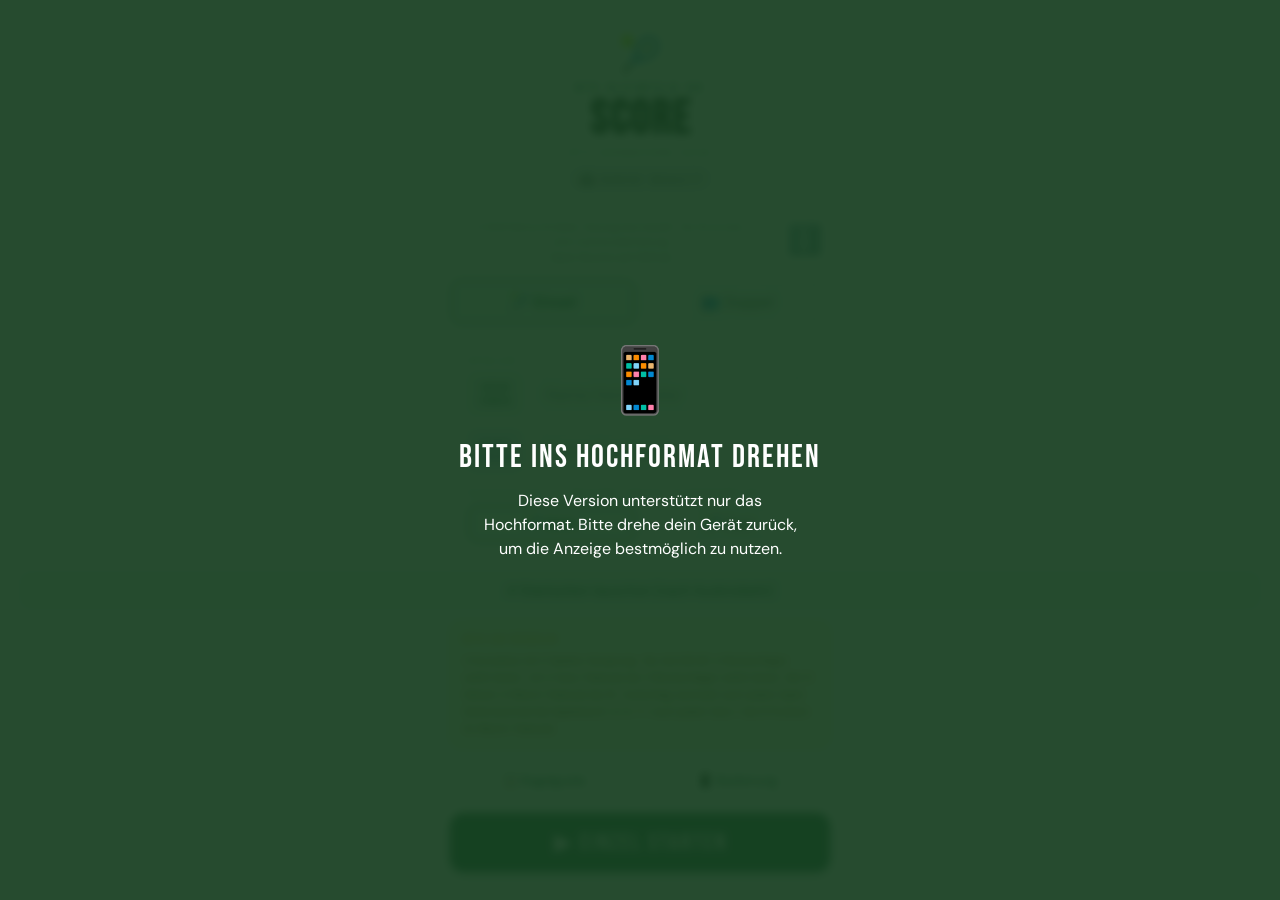
<file: tennis-score/android/index.html>
<!DOCTYPE html>
<html lang="de">
<head>
<meta charset="UTF-8">
<meta name="viewport" content="width=device-width, initial-scale=1.0, maximum-scale=1.0, user-scalable=no">
<meta name="mobile-web-app-capable" content="yes">
<meta name="theme-color" content="#2e7d52">
<link rel="manifest" href="manifest.json">
<link rel="icon" href="../../icon.png">
<link rel="apple-touch-icon" href="../../icon.png">
<title>BTV U9 Kleinfeld Score · Android 1.7</title>
<link rel="stylesheet" href="../../shared/design.css">
</head>
<body>

<!-- ══ INSTALLATION MODAL ══ -->
<div id="installModal" class="modal-overlay">
  <div class="modal-content">
    <div class="modal-header">🚀 App installieren</div>
    <div class="modal-section">
      <div class="modal-section-title">Chrome / Edge (einfach)</div>
      <div class="modal-section-content">
        <ol>
          <li>Öffne diese Seite in <strong>Chrome</strong> oder <strong>Edge</strong></li>
          <li>Tippe auf das Menü (⋮) oben rechts</li>
          <li>Wähle <strong>"Auf dem Startbildschirm installieren"</strong></li>
          <li>Bestätige die Installation</li>
        </ol>
      </div>
    </div>
    <div class="modal-section">
      <div class="modal-section-title">Firefox / Edge (Verknüpfung)</div>
      <div class="modal-section-content">
        Firefox und Edge haben limitierte PWA-Unterstützung auf Android. Als Alternative kannst du eine Verknüpfung erstellen:
      </div>
      <div class="browser-tabs">
        <div class="browser-tab">
          <div class="browser-tab-title">🦊 Firefox</div>
          <div class="browser-tab-steps">
            1. Lange auf diese Seite drücken<br>
            2. Wähle <strong>"Link zum Startbildschirm"</strong><br>
            3. Bestätige mit "Verknüpfung hinzufügen"
          </div>
        </div>
        <div class="browser-tab">
          <div class="browser-tab-title">🌀 Edge</div>
          <div class="browser-tab-steps">
            1. Tippe auf das Menü (⋮)<br>
            2. Wähle <strong>"Zu Startbildschirm hinzufügen"</strong><br>
            3. Bestätige mit "Hinzufügen"
          </div>
        </div>
      </div>
    </div>
    <div class="modal-section">
      <div class="modal-section-content" style="font-size:12px;color:var(--text-light);margin:0;">
        💡 <strong>Tipp:</strong> Chrome bietet die beste PWA-Erfahrung mit echtem App-Icon und Offline-Funktionalität.
      </div>
    </div>
    <button class="modal-close" onclick="closeInstallModal()">Verstanden</button>
  </div>
</div>

<!-- ══ SETUP ══ -->
<div id="setup" class="screen active">
  <div class="logo">
    <div style="font-size:34px;margin-bottom:4px">🎾</div>
    <div class="btv">BTV Kleinfeld U9</div>
    <h1>Score</h1>
    <div class="sub">BTV Südbayern 2026</div>
    <div class="platform-badge"><span class="plat-icon">🤖</span> Android · Version 1.7</div>
  </div>
  <div style="display:flex;justify-content:space-between;align-items:center;width:100%;max-width:380px;margin-top:8px;">
    <div class="copyright-note" style="flex:1;margin:0;">© 2026 Markus Ströbele · Nutzung ohne Gewähr · Nur für private, nicht-kommerzielle Nutzung<br><a href="https://github.com/MarkBele83/sport-apps" style="color: inherit; text-decoration: none; font-size: 11px;">Open Source auf GitHub</a></div>
    <button onclick="openInstallModal()" style="background:none;border:none;font-size:28px;cursor:pointer;padding:8px;color:var(--green);flex-shrink:0;margin-left:8px;">ℹ️</button>
  </div>

  <!-- Mode selector -->
  <div class="toggle-row" style="width:100%;max-width:380px">
    <button class="toggle-btn active" id="mode-einzel" onclick="setMode('einzel')" style="font-size:15px;padding:12px">🎾 Einzel</button>
    <button class="toggle-btn" id="mode-doppel" onclick="setMode('doppel')" style="font-size:15px;padding:12px">👥 Doppel</button>
  </div>

  <!-- EINZEL setup -->
  <div id="setup-einzel" class="setup-card">
    <div>
      <span class="field-label">Spieler</span>
      <div class="name-row">
        <div class="side-badge">Heim<br>oben</div>
        <input type="text" id="name-home" placeholder="Name Heimspieler" maxlength="16" oninput="updateServeButtonLabels('einzel')">
      </div>
    </div>
    <div>
      <div class="name-row">
        <div class="side-badge guest-badge">Gast<br>unten</div>
        <input type="text" id="name-guest" placeholder="Name Gastspieler" maxlength="16" oninput="updateServeButtonLabels('einzel')">
      </div>
    </div>
    <div>
      <span class="field-label">Aufschlag zu Beginn (nach Ausknobeln)</span>
      <div class="toggle-row">
        <button class="toggle-btn active" id="serve-p1" onclick="setFirstServe('home')">🎾 Heim</button>
        <button class="toggle-btn" id="serve-p2" onclick="setFirstServe('guest')">🎾 Gast</button>
      </div>
    </div>
  </div>

  <!-- DOPPEL setup -->
  <div id="setup-doppel" class="setup-card" style="display:none">
    <div>
      <span class="field-label">Heim-Team (oben / links)</span>
      <div style="display:flex;flex-direction:column;gap:6px">
        <input type="text" id="dbl-h1" placeholder="Heim Spieler 1" maxlength="14" oninput="updateServeButtonLabels('doppel')">
        <input type="text" id="dbl-h2" placeholder="Heim Spieler 2" maxlength="14" oninput="updateServeButtonLabels('doppel')">
      </div>
    </div>
    <div>
      <span class="field-label">Gast-Team (unten / rechts)</span>
      <div style="display:flex;flex-direction:column;gap:6px">
        <input type="text" id="dbl-g1" placeholder="Gast Spieler 1" maxlength="14" oninput="updateServeButtonLabels('doppel')">
        <input type="text" id="dbl-g2" placeholder="Gast Spieler 2" maxlength="14" oninput="updateServeButtonLabels('doppel')">
      </div>
    </div>
    <div>
      <span class="field-label">Welches Team schlägt zuerst auf?</span>
      <div class="toggle-row">
        <button class="toggle-btn active" id="dbl-serve-home" onclick="setDblFirstServe('home')">🎾 Heim</button>
        <button class="toggle-btn" id="dbl-serve-guest" onclick="setDblFirstServe('guest')">🎾 Gast</button>
      </div>
    </div>
    <div>
      <span class="field-label">Erster Aufschläger im Heim-Team</span>
      <div class="toggle-row">
        <button class="toggle-btn active" id="dbl-first-h1" onclick="setDblFirstPlayer('home',1)">Spieler 1</button>
        <button class="toggle-btn" id="dbl-first-h2" onclick="setDblFirstPlayer('home',2)">Spieler 2</button>
      </div>
    </div>
    <div>
      <span class="field-label">Erster Aufschläger im Gast-Team</span>
      <div class="toggle-row">
        <button class="toggle-btn active" id="dbl-first-g1" onclick="setDblFirstPlayer('guest',1)">Spieler 1</button>
        <button class="toggle-btn" id="dbl-first-g2" onclick="setDblFirstPlayer('guest',2)">Spieler 2</button>
      </div>
    </div>
  </div>

  <button class="btn-setup-swap" onclick="swapSetupSides()">⇄ Startseiten tauschen (nach Ausknobeln)</button>

  <div class="rules-box">
    <strong>BTV U9 Regeln</strong>
    2 Kurzsätze mit 2 Spielen Vorsprung · No-Ad (40:40 → Rückschläger wählt Seite) · 4:4 → Satz-Tiebreak bis 7 (Rückschläger wählt Seite) · Bei 1:1 Sätzen → Match-Tiebreak bis 10 · Aufschlag wechselt nach jedem Spiel · Seitenwechsel bei Spielstand 1, 3, 5, 7 + nach jedem Satz + bei 6 Punkten im Match-Tiebreak
  </div>

  <div style="display:flex;gap:8px;width:100%;max-width:380px">
    <button class="btn-rules-open" style="flex:1" onclick="rulesReturnTarget='setup'; showScreen('rules')">📋 Regelguide</button>
    <button class="btn-rules-open" style="flex:1" onclick="rulesReturnTarget='setup'; showScreen('howto')">📱 Bedienung</button>
  </div>
  <button class="btn-start" id="btn-start" onclick="startGame()">▶ Einzel starten</button>
</div>

<!-- ══ SCORE ══ -->
<div id="score" class="screen">
  <div class="score-header">
    <div class="title">U9 Kleinfeld</div>
    <div class="status" id="phase-label">Satz 1</div>
    <div class="header-btns">
      <button class="btn-header back" onclick="goToSetup()">← Namen</button>
      <button class="btn-header" onclick="showMenu()">Menü</button>
    </div>
  </div>

  <div class="scoreboard">
    <div class="scoreboard-header">
      <span>Spieler</span><span>S1</span><span>S2</span><span>MT</span><span>Spiel</span>
    </div>
    <div class="scoreboard-row">
      <div class="player-label-cell">
        <span class="player-side-tag heim">Heim</span>
        <span class="player-name-sb" id="sb-name-home">–</span>
      </div>
      <div class="set-score" id="sb-s1-home">–</div>
      <div class="set-score" id="sb-s2-home">–</div>
      <div class="set-score" id="sb-s3-home">–</div>
      <div class="game-score" id="sb-game-home">0</div>
    </div>
    <div class="scoreboard-row">
      <div class="player-label-cell">
        <span class="player-side-tag gast">Gast</span>
        <span class="player-name-sb" id="sb-name-guest">–</span>
      </div>
      <div class="set-score" id="sb-s1-guest">–</div>
      <div class="set-score" id="sb-s2-guest">–</div>
      <div class="set-score" id="sb-s3-guest">–</div>
      <div class="game-score" id="sb-game-guest">0</div>
    </div>
  </div>

  <div class="phase-banner normal" id="phase-banner">Kurzsatz 1 · Min. 4 Spiele · 2 Vorsprung · No-Ad</div>
  <div class="side-change-banner" id="side-banner">⇄ SEITENWECHSEL ⇄</div>

  <div class="court-area" id="court-area">
    <!-- EINZEL zones (default) -->
    <div class="player-zone home" id="zone-home" onclick="scorePoint('home')">
      <div class="serve-dot"></div>
      <div class="zone-top-row">
        <span class="zone-heim-gast heim">Heim</span>
        <span class="zone-side-label" id="side-home">◀ Links</span>
      </div>
      <div class="zone-name" id="zone-name-home">Heimspieler</div>
      <div class="point-display" id="point-home">0</div>
      <div class="serve-side-hint" id="serve-hint-home"></div>
      <div class="tap-hint" id="tap-home">▲ Tippen für Punkt</div>
    </div>
    <div class="player-zone guest" id="zone-guest" onclick="scorePoint('guest')">
      <div class="serve-dot"></div>
      <div class="zone-top-row">
        <span class="zone-heim-gast gast">Gast</span>
        <span class="zone-side-label" id="side-guest">▶ Rechts</span>
      </div>
      <div class="zone-name" id="zone-name-guest">Gastspieler</div>
      <div class="point-display" id="point-guest">0</div>
      <div class="serve-side-hint" id="serve-hint-guest"></div>
      <div class="tap-hint" id="tap-guest">▼ Tippen für Punkt</div>
    </div>
  </div>

  <!-- DOPPEL court (hidden by default) -->
  <!-- Stacked top/bottom (Heim oben, Gast unten) wie Einzel -->
  <div class="court-area" id="court-doppel" style="display:none">
    <!-- Heim team zone: 2 Spieler oben/unten -->
    <div class="player-zone home dbl-team-zone" id="dbl-zone-home" onclick="scorePoint('home')">
      <div class="serve-dot"></div>
      <div class="zone-top-row">
        <span class="zone-heim-gast heim">Heim</span>
        <span class="zone-side-label" id="dbl-side-home">◀ Links</span>
      </div>
      <!-- U9: beide an der Grundlinie — links/rechts -->
      <div class="dbl-players-row">
        <div class="dbl-player-slot" id="dbl-h1-slot">
          <div class="dbl-player-name" id="dbl-h1-name">H1</div>
          <div class="dbl-player-pos" id="dbl-h1-pos">–</div>
          <div class="dbl-serve-badge" id="dbl-h1-serve" style="display:none">🎾</div>
        </div>
        <div class="dbl-player-slot" id="dbl-h2-slot">
          <div class="dbl-player-name" id="dbl-h2-name">H2</div>
          <div class="dbl-player-pos" id="dbl-h2-pos">–</div>
          <div class="dbl-serve-badge" id="dbl-h2-serve" style="display:none">🎾</div>
        </div>
      </div>
      <div class="dbl-serve-info serve-side-hint" id="dbl-home-serve-info"></div>
      <div class="point-display dbl-point" id="dbl-point-home">0</div>
    </div>
    <!-- Gast team zone: 2 Spieler oben/unten -->
    <div class="player-zone guest dbl-team-zone" id="dbl-zone-guest" onclick="scorePoint('guest')">
      <div class="serve-dot"></div>
      <div class="zone-top-row">
        <span class="zone-heim-gast gast">Gast</span>
        <span class="zone-side-label" id="dbl-side-guest">▶ Rechts</span>
      </div>
      <!-- U9: beide Spieler an der Grundlinie — links/rechts -->
      <div class="dbl-players-row">
        <div class="dbl-player-slot" id="dbl-g1-slot">
          <div class="dbl-player-name" id="dbl-g1-name">G1</div>
          <div class="dbl-player-pos" id="dbl-g1-pos">–</div>
          <div class="dbl-serve-badge" id="dbl-g1-serve" style="display:none">🎾</div>
        </div>
        <div class="dbl-player-slot" id="dbl-g2-slot">
          <div class="dbl-player-name" id="dbl-g2-name">G2</div>
          <div class="dbl-player-pos" id="dbl-g2-pos">–</div>
          <div class="dbl-serve-badge" id="dbl-g2-serve" style="display:none">🎾</div>
        </div>
      </div>
      <div class="dbl-serve-info serve-side-hint" id="dbl-guest-serve-info"></div>
      <div class="point-display dbl-point" id="dbl-point-guest">0</div>
    </div>
  </div>

  <div class="bottom-bar">
    <button class="btn-undo" onclick="undoPoint()">↩ Rückgängig</button>
    <button class="btn-side-change" onclick="manualSwapSides()">⇄ Seiten<br>wechseln</button>
    <button class="btn-serve-manual" onclick="manualToggleServe()">🎾 Aufschlag<br>wechseln</button>
    <button class="btn-serve-manual" id="btn-player-change" onclick="manualTogglePlayer()" style="display:none">🔄 Spieler<br>wechseln</button>
  </div>
</div>


<!-- ══ RULES ══ -->
<div id="rules" class="screen">
  <div class="rules-header">
    <button class="btn-rules-back" onclick="returnFromRules()">← Zurück</button>
    <h2>🎾 Regelguide U9</h2>
  </div>

  <div class="rules-content">

    <!-- Zählweise -->
    <div class="rule-card">
      <div class="rule-card-header">
        <span class="rule-card-icon">🔢</span>
        <span class="rule-card-title">Zählweise</span>
      </div>
      <div class="rule-card-body">
        <div class="rule-item"><div class="rule-dot"></div><div>Punkte: <strong>0 → 15 → 30 → 40 → Spiel</strong></div></div>
        <div class="rule-item"><div class="rule-dot"></div><div>Ein <strong>Satz</strong> geht mindestens bis 4 Spiele mit <strong>2 Spielen Vorsprung</strong> (z.B. 4:2, 5:3).</div></div>
        <div class="rule-item"><div class="rule-dot"></div><div>Bei <strong>4:4</strong> → Satz-Tiebreak bis 7 Punkte (mind. 2 Punkte Vorsprung nötig).</div></div>
        <div class="rule-item"><div class="rule-dot"></div><div>Bei <strong>Satzgleichstand 1:1</strong> → Match-Tiebreak bis 10 Punkte (mind. 2 Punkte Vorsprung).</div></div>
        <div class="rule-item"><div class="rule-dot"></div><div>Gespielt werden <strong>2 Sätze</strong>. Wer zuerst 2 Sätze gewinnt, gewinnt das Match.</div></div>
      </div>
    </div>

    <!-- No-Ad -->
    <div class="rule-card">
      <div class="rule-card-header">
        <span class="rule-card-icon">⚡</span>
        <span class="rule-card-title">No-Ad (bei 40:40)</span>
      </div>
      <div class="rule-card-body">
        <div class="rule-item"><div class="rule-dot"></div><div>Bei <strong>40:40</strong> gibt es keinen Einstand/Vorteil wie im normalen Tennis.</div></div>
        <div class="rule-item"><div class="rule-dot"></div><div>Der <strong>Rückschläger</strong> (der der empfängt) darf wählen, auf welche Seite aufgeschlagen wird.</div></div>
        <div class="rule-item"><div class="rule-dot"></div><div>Wer diesen einen Punkt gewinnt, gewinnt das Spiel — fertig!</div></div>
        <div class="rule-highlight"><strong>Tipp für Eltern</strong>Wenn beide Kinder 40 haben, sagt das Kind das zurückspielt: „Ich möchte auf die Vorhand/Rückhand-Seite". Dann wird dieser eine Punkt gespielt.</div>
      </div>
    </div>

    <!-- Aufschlag -->
    <div class="rule-card">
      <div class="rule-card-header">
        <span class="rule-card-icon">🎯</span>
        <span class="rule-card-title">Aufschlag</span>
      </div>
      <div class="rule-card-body">
        <div class="rule-item"><div class="rule-dot"></div><div>Jeder Spieler hat <strong>2 Aufschläge</strong> pro Punkt.</div></div>
        <div class="rule-item"><div class="rule-dot"></div><div>Aufschlag erfolgt <strong>diagonal</strong> ins gegnerische Aufschlagfeld — abwechselnd von rechts und links.</div></div>
        <div class="rule-item"><div class="rule-dot"></div><div><strong>Südliga 2:</strong> Beim Unterhand-Aufschlag darf der Ball vorher aufspringen.</div></div>
        <div class="rule-item"><div class="rule-dot"></div><div>Berührt der Ball die <strong>Netzkante</strong> beim Aufschlag → Wiederholung (kein Fehler).</div></div>
        <div class="rule-item"><div class="rule-dot"></div><div>Der Aufschlag wechselt <strong>nach jedem Spiel</strong> — auch über das Satzende hinweg. Nach einem Tiebreak schlägt zuerst auf, wer im Tiebreak den ersten Punkt returniert hat.</div></div>
      </div>
    </div>

    <!-- Seitenwechsel -->
    <div class="rule-card">
      <div class="rule-card-header">
        <span class="rule-card-icon">⇄</span>
        <span class="rule-card-title">Seitenwechsel</span>
      </div>
      <div class="rule-card-body">
        <div class="rule-item"><div class="rule-dot"></div><div>Seitenwechsel wenn die <strong>Gesamtzahl gespielter Spiele</strong> im Satz ungerade ist: also nach Spielstand 1, 3, 5 oder 7.</div></div>
        <div class="rule-item"><div class="rule-dot"></div><div>Nach <strong>jedem Satz</strong> wechseln die Spieler die Seite.</div></div>
        <div class="rule-item"><div class="rule-dot"></div><div>Im Satz-Tiebreak und Match-Tiebreak: Seitenwechsel nach jeweils <strong>6 gespielten Punkten</strong> (6, 12, 18, …).</div></div>
        <div class="rule-item"><div class="rule-dot"></div><div>Vor dem Satz-Tiebreak und Match-Tiebreak: <strong>Rückschläger wählt</strong> auf welcher Seite er einschlägt.</div></div>
      </div>
    </div>

    <!-- Ablauf Spieltag -->
    <div class="rule-card">
      <div class="rule-card-header">
        <span class="rule-card-icon">📅</span>
        <span class="rule-card-title">Ablauf des Spieltags</span>
      </div>
      <div class="rule-card-body">
        <div class="rule-item"><div class="rule-dot"></div><div><strong>1. Motorik</strong> (ca. 30 Min.): 3 Übungen — Koordinationsslalom, Zielwurfstaffel, Einbeinsprung</div></div>
        <div class="rule-item"><div class="rule-dot"></div><div><strong>2. Einzel</strong> (ca. 80 Min.): 4 Einzel werden gespielt</div></div>
        <div class="rule-item"><div class="rule-dot"></div><div><strong>Pause</strong> zwischen Einzel und Doppel: max. 30 Minuten</div></div>
        <div class="rule-item"><div class="rule-dot"></div><div><strong>3. Doppel</strong> (ca. 40 Min.): 2 Doppel werden gespielt</div></div>
        <div class="rule-item"><div class="rule-dot"></div><div>Einschlagzeit vor dem Match: max. <strong>5 Minuten</strong></div></div>
      </div>
    </div>

    <!-- Wertung -->
    <div class="rule-card">
      <div class="rule-card-header">
        <span class="rule-card-icon">🏆</span>
        <span class="rule-card-title">Mannschaftswertung</span>
      </div>
      <div class="rule-card-body">
        <div class="rule-item"><div class="rule-dot"></div><div>Tennis: <strong>2 Punkte</strong> pro gewonnenem Match (max. 12 Punkte aus 4 Einzel + 2 Doppel)</div></div>
        <div class="rule-item"><div class="rule-dot"></div><div>Motorik: <strong>2 Punkte</strong> pro gewonnener Übung, <strong>1 Punkt</strong> bei Unentschieden (max. 6 Punkte)</div></div>
        <div class="rule-item"><div class="rule-dot"></div><div>Gesamtpunkte: max. <strong>18 Punkte</strong> pro Spieltag</div></div>
        <div class="rule-item"><div class="rule-dot"></div><div>Es gibt <strong>keinen Auf- oder Abstieg</strong> in dieser Liga.</div></div>
      </div>
    </div>

    <!-- Material -->
    <div class="rule-card">
      <div class="rule-card-header">
        <span class="rule-card-icon">🎒</span>
        <span class="rule-card-title">Ball & Schläger</span>
      </div>
      <div class="rule-card-body">
        <div class="rule-item"><div class="rule-dot"></div><div>Ball: <strong>Dunlop rot (Stage 3)</strong> — druckreduziert, 75% langsamer als normaler Ball</div></div>
        <div class="rule-item"><div class="rule-dot"></div><div>Schläger: empfohlene Länge <strong>43–58 cm</strong> (17–23 Inch)</div></div>
        <div class="rule-item"><div class="rule-dot"></div><div>Spielfeldbreite: <strong>6 Meter</strong> (Kleinfeld mit zwei Kleinfeldnetzen)</div></div>
      </div>
    </div>

    <!-- Doppel Sonderregel -->
    <div class="rule-card">
      <div class="rule-card-header">
        <span class="rule-card-icon">👥</span>
        <span class="rule-card-title">Doppel · Sonderregeln U9</span>
      </div>
      <div class="rule-card-body">
        <div class="rule-item"><div class="rule-dot"></div><div><strong>Aufschlag-Sonderregel U9:</strong> Beim Aufschlag stehen <strong>beide Spieler der Aufschlagseite hinter der Grundlinie</strong> — kein Partner am Netz beim Einschlagen.</div></div>
        <div class="rule-item"><div class="rule-dot"></div><div>Die beiden Spieler des <strong>returnierenden Teams</strong> stehen ebenfalls nebeneinander hinter der Grundlinie.</div></div>
        <div class="rule-item"><div class="rule-dot"></div><div>Nach dem Aufschlag darf (und soll) auch <strong>ans Netz gegangen</strong> werden.</div></div>
        <div class="rule-item"><div class="rule-dot"></div><div><strong>Aufschlag-Rotation:</strong> Alle 4 Spieler in fester Reihenfolge: z.B. Heim 1 → Gast 1 → Heim 2 → Gast 2 → Heim 1 ...</div></div>
        <div class="rule-item"><div class="rule-dot"></div><div>Der Aufschläger wechselt die Seite (Deuce/Ad) nach jedem Punkt. Sein Partner wechselt mit.</div></div>
        <div class="rule-item"><div class="rule-dot"></div><div>Die <strong>Returnspieler</strong> behalten ihre feste Seite für den gesamten Satz.</div></div>
        <div class="rule-highlight"><strong>Merkhilfe für Eltern</strong>Bei U9 gilt: Beim Aufschlag alle 4 Kinder hinten an der Grundlinie. Erst wenn der Ball im Spiel ist, dürfen sie ans Netz.</div>
      </div>
    </div>

    <!-- Aufstellung der Teams -->
    <div class="rule-card">
      <div class="rule-card-header">
        <span class="rule-card-icon">📋</span>
        <span class="rule-card-title">Aufstellung der Teams</span>
      </div>
      <div class="rule-card-body">
        <div class="rule-item"><div class="rule-dot"></div><div><strong>Einzel — Sortierung:</strong> Die Spieler für die Einzelspiele werden entsprechend ihrer gemeldeten Position aufsteigend sortiert. Der Spieler mit der niedrigsten Position in der Meldeliste spielt auf <strong>Position 1</strong>, der Spieler mit der höchsten Position auf <strong>Position 4</strong>.</div></div>
        <div class="rule-item"><div class="rule-dot"></div><div><strong>Einzel — Reihenfolge:</strong> Bei den Einzel-Paarungen spielen <strong>zuerst die Positionen 2 und 4</strong>, anschließend <strong>1 und 3</strong>.</div></div>
        <div class="rule-item"><div class="rule-dot"></div><div><strong>Doppel — Sortierung:</strong> Die Spieler für die Doppelspiele werden analog ihrer gemeldeten Positionen aufsteigend sortiert und ihnen entsprechend die <strong>Positionen 1 bis 4</strong> zugewiesen.</div></div>
        <div class="rule-item"><div class="rule-dot"></div><div><strong>Doppel — Paarungen:</strong> Die Spieler des Doppels mit der <strong>niedrigeren Summe</strong> ihrer beiden Positionen spielen das <strong>Doppel 1</strong>. Die Spieler mit der höheren Summe spielen das <strong>Doppel 2</strong>.</div></div>
        <div class="rule-highlight"><strong>Sonderfall</strong>Ist die Summe der Positionen beider Doppel <strong>5</strong> (also 1+4 und 2+3), ist es egal, welche Paarung Doppel 1 oder Doppel 2 spielt.</div>
      </div>
    </div>

  </div>

  <div class="rules-footer">Quelle: BTV Ausschreibung U9 Kleinfeld Sommer 2026 · Stand 24.04.2026<br>© 2026 Markus Ströbele · Nutzung ohne Gewähr · Nur für private, nicht-kommerzielle Nutzung</div>
</div>

<!-- ══ HOW-TO ══ -->
<div id="howto" class="screen">
  <div class="rules-header">
    <button class="btn-rules-back" onclick="returnFromRules()">← Zurück</button>
    <h2>📱 Bedienungsanleitung</h2>
  </div>

  <div class="rules-content">

    <div class="rule-card">
      <div class="rule-card-header">
        <span class="rule-card-icon">🚀</span>
        <span class="rule-card-title">Spiel starten</span>
      </div>
      <div class="rule-card-body">
        <div class="rule-item"><div class="rule-dot"></div><div>Oben <strong>Einzel</strong> oder <strong>Doppel</strong> auswählen.</div></div>
        <div class="rule-item"><div class="rule-dot"></div><div>Die <strong>Namen der Spieler</strong> (oder Teams) eingeben — oder leer lassen für „Heim" / „Gast".</div></div>
        <div class="rule-item"><div class="rule-dot"></div><div>Festlegen, wer <strong>zuerst aufschlägt</strong> (nach dem Ausknobeln).</div></div>
        <div class="rule-item"><div class="rule-dot"></div><div>Mit <strong>⇄ Startseiten tauschen</strong> die Feldhälften anpassen, falls Heim nicht oben startet.</div></div>
        <div class="rule-item"><div class="rule-dot"></div><div>Auf <strong>▶ Einzel / Doppel starten</strong> tippen — das Spiel beginnt.</div></div>
      </div>
    </div>

    <div class="rule-card">
      <div class="rule-card-header">
        <span class="rule-card-icon">👆</span>
        <span class="rule-card-title">Punkte zählen</span>
      </div>
      <div class="rule-card-body">
        <div class="rule-item"><div class="rule-dot"></div><div><strong>Obere Hälfte</strong> = Heim, <strong>untere Hälfte</strong> = Gast.</div></div>
        <div class="rule-item"><div class="rule-dot"></div><div>Einfach auf die <strong>Feldhälfte des Punktgewinners tippen</strong> — die App zählt automatisch.</div></div>
        <div class="rule-item"><div class="rule-dot"></div><div>Der <strong>gelbe Punkt</strong> (🟡) zeigt, wer gerade aufschlägt.</div></div>
        <div class="rule-highlight"><strong>Tipp</strong>Immer die Seite des Kindes antippen, das den Punkt gewonnen hat — egal wer aufgeschlagen hat.</div>
      </div>
    </div>

    <div class="rule-card">
      <div class="rule-card-header">
        <span class="rule-card-icon">↩</span>
        <span class="rule-card-title">Fehler korrigieren</span>
      </div>
      <div class="rule-card-body">
        <div class="rule-item"><div class="rule-dot"></div><div><strong>↩ Rückgängig</strong> (unten links) macht den letzten Punkt rückgängig.</div></div>
        <div class="rule-item"><div class="rule-dot"></div><div>Mehrfach tippen um mehrere Schritte zurückzugehen.</div></div>
        <div class="rule-item"><div class="rule-dot"></div><div>Mit <strong>🎾 Aufschlag wechseln</strong> kann der Aufschlag manuell korrigiert werden.</div></div>
        <div class="rule-item"><div class="rule-dot"></div><div>Mit <strong>⇄ Seiten wechseln</strong> kann die Seitenanzeige manuell korrigiert werden.</div></div>
        <div class="rule-item"><div class="rule-dot"></div><div>Nur Doppel: Mit <strong>🔄 Spieler wechseln</strong> kann innerhalb eines Teams die Aufschlagreihenfolge korrigiert werden.</div></div>
      </div>
    </div>

    <div class="rule-card">
      <div class="rule-card-header">
        <span class="rule-card-icon">⇄</span>
        <span class="rule-card-title">Automatische Hinweise</span>
      </div>
      <div class="rule-card-body">
        <div class="rule-item"><div class="rule-dot"></div><div>Bei <strong>Seitenwechsel</strong> erscheint automatisch ein grünes Banner und ein Hinweisfenster.</div></div>
        <div class="rule-item"><div class="rule-dot"></div><div>Bei <strong>40:40 (No-Ad)</strong> erscheint ein Fenster — der Rückschläger wählt <strong>◀ Links</strong> oder <strong>Rechts ▶</strong> als Einschlagseite (aus seiner eigenen Sicht). Danach den nächsten Punkt durch Tippen auf den Punktgewinner vergeben.</div></div>
        <div class="rule-item"><div class="rule-dot"></div><div>Beim <strong>Tiebreak</strong> wählt der Rückschläger ebenfalls seine Einschlagseite per Fenster — die Spielhälften bleiben unverändert.</div></div>
        <div class="rule-item"><div class="rule-dot"></div><div>Beim aufschlagenden Spieler steht gut sichtbar <strong>🎾 Aufschlag von RECHTS</strong> bzw. <strong>LINKS</strong> (aus Sicht des Aufschlägers, darunter Deuce/Ad) — auch im Tiebreak.</div></div>
        <div class="rule-item"><div class="rule-dot"></div><div>Das <strong>Banner oben</strong> zeigt immer den aktuellen Spielabschnitt (Satz, Tiebreak, Match-Tiebreak).</div></div>
      </div>
    </div>

    <div class="rule-card">
      <div class="rule-card-header">
        <span class="rule-card-icon">☰</span>
        <span class="rule-card-title">Menü während des Spiels</span>
      </div>
      <div class="rule-card-body">
        <div class="rule-item"><div class="rule-dot"></div><div>Oben rechts auf <strong>Menü</strong> tippen, um Optionen zu öffnen.</div></div>
        <div class="rule-item"><div class="rule-dot"></div><div><strong>Weiterspielen</strong> schließt das Menü und kehrt zum Spiel zurück.</div></div>
        <div class="rule-item"><div class="rule-dot"></div><div><strong>📋 Regelguide</strong> und <strong>📱 Bedienung</strong> können auch während eines laufenden Spiels aufgerufen werden — das Spiel wird nicht beendet, der Spielstand bleibt erhalten. „← Zurück" führt zurück zum Spiel.</div></div>
        <div class="rule-item"><div class="rule-dot"></div><div><strong>← Namen ändern</strong> springt zum Setup-Bildschirm.</div></div>
        <div class="rule-item"><div class="rule-dot"></div><div><strong>Neues Spiel</strong> startet ein komplett neues Match (Bestätigung erforderlich).</div></div>
      </div>
    </div>

    <div class="rule-card">
      <div class="rule-card-header">
        <span class="rule-card-icon">📊</span>
        <span class="rule-card-title">Spielstand ablesen</span>
      </div>
      <div class="rule-card-body">
        <div class="rule-item"><div class="rule-dot"></div><div>Die <strong>Tabelle oben</strong> (Scoreboard) zeigt: Satz 1, Satz 2, Match-Tiebreak und den aktuellen Spielstand.</div></div>
        <div class="rule-item"><div class="rule-dot"></div><div>Die <strong>große Zahl</strong> im Feld zeigt den aktuellen Punktstand (0, 15, 30, 40 oder TB-Punkte).</div></div>
        <div class="rule-item"><div class="rule-dot"></div><div>Gewonnene Sätze werden im Scoreboard <strong>grün</strong> hervorgehoben.</div></div>
      </div>
    </div>

    <div class="rule-card">
      <div class="rule-card-header">
        <span class="rule-card-icon">🏆</span>
        <span class="rule-card-title">Spielende & Ergebnis</span>
      </div>
      <div class="rule-card-body">
        <div class="rule-item"><div class="rule-dot"></div><div>Nach dem letzten Punkt erscheint automatisch der <strong>Siegerbildschirm</strong>.</div></div>
        <div class="rule-item"><div class="rule-dot"></div><div>Mit <strong>📄 Ergebnis als PDF</strong> kann das Ergebnis gedruckt oder geteilt werden.</div></div>
        <div class="rule-item"><div class="rule-dot"></div><div>Mit <strong>Neues Spiel starten</strong> geht es zurück zum Startbildschirm.</div></div>
      </div>
    </div>

    <div class="rule-card">
      <div class="rule-card-header">
        <span class="rule-card-icon">🤖</span>
        <span class="rule-card-title">Android-Tipps</span>
      </div>
      <div class="rule-card-body">
        <div class="rule-item"><div class="rule-dot"></div><div>App zum <strong>Home-Bildschirm hinzufügen</strong>: Chrome → Menü (⋮) → „Zum Startbildschirm hinzufügen".</div></div>
        <div class="rule-item"><div class="rule-dot"></div><div>Dann startet die App wie eine native App — ohne Browser-Leiste und im Vollbild.</div></div>
        <div class="rule-item"><div class="rule-dot"></div><div><strong>Offline-Modus</strong>: Diese App funktioniert vollständig offline. Alle Daten werden lokal gespeichert.</div></div>
        <div class="rule-item"><div class="rule-dot"></div><div>Bildschirm-Timeout: Display-Timeout auf Maximum setzen oder <strong>„Bildschirm aktiv lassen"</strong> in den Entwickleroptionen aktivieren, damit der Bildschirm während des Spiels nicht ausgeht.</div></div>
      </div>
    </div>

    <div class="rule-card">
      <div class="rule-card-header">
        <span class="rule-card-icon">🔒</span>
        <span class="rule-card-title">Datenschutz</span>
      </div>
      <div class="rule-card-body">
        <div class="rule-item"><div class="rule-dot"></div><div><strong>Keine Datenübertragung</strong>: Alle Daten bleiben auf deinem Gerät. Nichts wird an externe Server gesendet.</div></div>
        <div class="rule-item"><div class="rule-dot"></div><div><strong>Keine Anmeldung nötig</strong>: Kostenlos ohne Konto oder Login.</div></div>
        <div class="rule-item"><div class="rule-dot"></div><div><strong>Keine Tracker</strong>: Keine Analytics, Werbung oder Tracking.</div></div>
        <div class="rule-item"><div class="rule-dot"></div><div><strong>Open Source</strong>: Code ist öffentlich auf GitHub verfügbar.</div></div>
      </div>
    </div>

  </div>
  <div class="rules-footer">BTV U9 Kleinfeld Score · Android 1.7 · BTV Südbayern 2026<br>© 2026 Markus Ströbele · Nutzung ohne Gewähr · Nur für private, nicht-kommerzielle Nutzung</div>
</div>

<!-- ══ WINNER ══ -->
<div id="winner" class="screen">
  <div class="trophy">🏆</div>
  <h2>Sieger</h2>
  <div class="winner-name" id="winner-name">–</div>

  <div class="final-score-display">
    <div class="score-line" id="ws-score-line">–</div>
    <div class="score-detail" id="ws-score-detail">–</div>
  </div>

  <div class="winner-btns">
    <button class="btn-pdf" onclick="exportPDF()">📄 Ergebnis als PDF</button>
    <button class="btn-new-match" onclick="newMatch()">Neues Spiel starten</button>
  </div>
</div>

<!-- PDF hidden area -->
<div id="pdf-area"></div>

<!-- Modal: Tiebreak Seitenwahl -->
<div class="modal-overlay" id="modal-tbside">
  <div class="modal">
    <div style="font-size:36px;margin-bottom:6px">🎾</div>
    <h2 id="tbside-modal-title">Satz-Tiebreak!</h2>
    <p style="margin:0 0 4px">Rückschläger wählt die Einschlagseite:</p>
    <p style="font-size:18px;font-weight:700;margin:0 0 14px" id="tbside-receiver"></p>
    <div class="btn-row" style="flex-direction:column;gap:8px">
      <button class="btn-primary" id="tbside-btn-left" onclick="chooseTBSide('left')">◀ Links</button>
      <button class="btn-primary btn-blue" id="tbside-btn-right" onclick="chooseTBSide('right')">Rechts ▶</button>
    </div>
  </div>
</div>

<!-- Modal: No-Ad -->
<div class="modal-overlay" id="modal-noad">
  <div class="modal">
    <h2>40 : 40</h2>
    <p style="margin:0 0 4px">Rückschläger wählt die Einschlagseite:</p>
    <p style="font-size:18px;font-weight:700;margin:0 0 14px" id="noad-receiver"></p>
    <div class="btn-row" style="flex-direction:column;gap:8px">
      <button class="btn-primary" id="noad-side-left" onclick="chooseNoAdSide('left')">◀ Links</button>
      <button class="btn-primary btn-blue" id="noad-side-right" onclick="chooseNoAdSide('right')">Rechts ▶</button>
    </div>
  </div>
</div>

<!-- Modal: Seitenwechsel -->
<div class="modal-overlay" id="modal-side">
  <div class="modal">
    <div style="font-size:40px;margin-bottom:8px">⇄</div>
    <h2>Seitenwechsel!</h2>
    <p id="side-modal-text">Die Spieler wechseln jetzt die Seite.</p>
    <div class="btn-row">
      <button class="btn-primary" onclick="closeSideModal()">Verstanden ✓</button>
    </div>
  </div>
</div>

<!-- Modal: Set -->
<div class="modal-overlay" id="modal-set">
  <div class="modal">
    <h2 id="ms-title">Satz!</h2>
    <p id="ms-text"></p>
    <div class="btn-row">
      <button class="btn-primary" onclick="closeSetModal()">Weiter ▶</button>
    </div>
  </div>
</div>

<!-- Modal: Menu -->
<div class="modal-overlay" id="modal-menu">
  <div class="modal">
    <h2>Menü</h2>
    <p id="menu-score-text" style="margin-bottom:14px">–</p>
    <div class="btn-row" style="flex-direction:column;gap:8px">
      <button class="btn-primary" onclick="closeMenu()">Weiterspielen</button>
      <button class="btn-secondary" style="padding:12px;font-size:14px" onclick="openFromMenu('rules')">📋 Regelguide</button>
      <button class="btn-secondary" style="padding:12px;font-size:14px" onclick="openFromMenu('howto')">📱 Bedienung</button>
      <button class="btn-secondary" style="padding:12px;font-size:14px" onclick="goToSetupFromMenu()">← Namen ändern</button>
      <button class="btn-secondary" style="padding:12px;font-size:14px;color:#c00" onclick="confirmNewMatch()">Neues Spiel</button>
    </div>
  </div>
</div>

<script>
// ══════════════════════════════════════════════
//  SETUP STATE
// ══════════════════════════════════════════════
let firstServeSetup = 'home';

function setFirstServe(side) {
  firstServeSetup = side;
  document.getElementById('serve-p1').classList.toggle('active', side === 'home');
  document.getElementById('serve-p2').classList.toggle('active', side === 'guest');
}

// ══════════════════════════════════════════════
//  GAME STATE
// ══════════════════════════════════════════════
const POINTS = ['0','15','30','40'];
let state = {}, history = [];
let matchResult = null; // store final result for PDF

function freshState(nameHome, nameGuest) {
  return {
    names: { home: nameHome || 'Heim', guest: nameGuest || 'Gast' },
    sets: { home: 0, guest: 0 },
    setScores: [],
    currentSet: 1,
    games: { home: 0, guest: 0 },
    gamesInSet: 0,
    setFirstServer: firstServeSetup,
    serving: firstServeSetup,
    points: { home: 0, guest: 0 },
    phase: 'set',
    tbPoints: { home: 0, guest: 0 },
    tbTotal: 0,
    sidesSwapped: false,
    visualSwapped: false,  // display: home shown on swapped side
    pointInGame: 0,  // 0=Deuce, 1=Ad — wechselt nach jedem Punkt
    finished: false,
  };
}

// ══════════════════════════════════════════════
//  NAVIGATION
// ══════════════════════════════════════════════
function goToSetup() {
  if (state.finished) { showScreen('setup'); return; }
  if (confirm('Zum Setup zurück? Der aktuelle Spielstand bleibt gespeichert.')) {
    showScreen('setup');
  }
}

function goToSetupFromMenu() {
  closeMenu();
  goToSetup();
}

// Setup side swap (before match)
let setupSidesSwapped = false;
function swapSetupSides() {
  setupSidesSwapped = !setupSidesSwapped;
  const btn = document.querySelector('.btn-setup-swap');
  btn.textContent = setupSidesSwapped
    ? '⇄ Heim unten / Gast oben (tippen zum Zurücksetzen)'
    : '⇄ Startseiten tauschen (nach Ausknobeln)';
  btn.style.background = setupSidesSwapped ? 'var(--yellow-bg)' : '';
  btn.style.borderColor = setupSidesSwapped ? '#f0d070' : '';
  btn.style.color = setupSidesSwapped ? '#9a7000' : '';
}

// Manual side swap during match (for correction)
function manualSwapSides() {
  history.push(JSON.parse(JSON.stringify(state)));
  if (currentMode === 'doppel') {
    dblSwapSides();
    renderDoppel();
  } else {
    swapSides();
    renderAll();
  }
}

function updateServeButtonLabels(mode) {
  if (mode === 'einzel') {
    const h = document.getElementById('name-home').value.trim() || 'Spieler 1';
    const g = document.getElementById('name-guest').value.trim() || 'Spieler 2';
    document.getElementById('serve-p1').textContent = `🎾 ${h}`;
    document.getElementById('serve-p2').textContent = `🎾 ${g}`;
  } else if (mode === 'doppel') {
    const h1 = document.getElementById('dbl-h1').value.trim() || 'Spieler 1';
    const h2 = document.getElementById('dbl-h2').value.trim() || 'Spieler 2';
    document.getElementById('dbl-first-h1').textContent = h1;
    document.getElementById('dbl-first-h2').textContent = h2;
    const g1 = document.getElementById('dbl-g1').value.trim() || 'Spieler 1';
    const g2 = document.getElementById('dbl-g2').value.trim() || 'Spieler 2';
    document.getElementById('dbl-first-g1').textContent = g1;
    document.getElementById('dbl-first-g2').textContent = g2;
  }
}

function startMatch() {
  const h = document.getElementById('name-home').value.trim() || 'Spieler 1';
  const g = document.getElementById('name-guest').value.trim() || 'Spieler 2';
  state = freshState(h, g);
  if (setupSidesSwapped) { state.sidesSwapped = true; state.visualSwapped = true; }
  history = [];
  matchResult = null;
  currentMode = 'einzel';
  showCourt('einzel');
  showScreen('score');
  renderAll();
}

function newMatch() {
  document.getElementById('court-area').style.display = '';
  document.getElementById('court-doppel').style.display = 'none';
  currentMode = 'einzel';
  setMode('einzel');
  showScreen('setup');
}
function confirmNewMatch() { closeMenu(); if (confirm('Neues Spiel starten?')) newMatch(); }

// ══════════════════════════════════════════════
//  SIDE CHANGE
// ══════════════════════════════════════════════
function checkSideChange() {
  const g = state.gamesInSet;
  return g === 1 || g === 3 || g === 5 || g === 7;
}

function swapSides() {
  state.sidesSwapped = !state.sidesSwapped;
  state.visualSwapped = !state.visualSwapped;
}

// ══════════════════════════════════════════════
//  SCORING
// ══════════════════════════════════════════════
function scorePoint(player) {
  if (currentMode === 'doppel') { dblScorePoint(player); return; }
  if (state.finished) return;
  history.push(JSON.parse(JSON.stringify(state)));
  if (state.phase === 'tiebreak' || state.phase === 'matchtb') scoreTBPoint(player);
  else scoreNormalPoint(player);
}

function scoreNormalPoint(player) {
  // No-Ad: Bei 40:40 entscheidet der nächste Tap das Game direkt
  if (state.points.home === 3 && state.points.guest === 3) {
    winGame(player);
    return;
  }
  state.points[player]++;
  if (state.points.home === 3 && state.points.guest === 3) {
    const recv = state.serving === 'home' ? 'guest' : 'home';
    document.getElementById('noad-receiver').textContent = state.names[recv];
    document.getElementById('noad-side-left').textContent = '◀ Links · ' + state.names[recv];
    document.getElementById('noad-side-right').textContent = state.names[recv] + ' · Rechts ▶';
    document.getElementById('modal-noad').classList.add('active');
    renderAll(); return;
  }
  state.pointInGame++;
  if (state.points[player] > 3) winGame(player);
  else renderAll();
}

function scoreNoAd(winner) {
  document.getElementById('modal-noad').classList.remove('active');
  if (currentMode === 'doppel') dblWinGame(winner);
  else winGame(winner);
}

function chooseNoAdSide(side) {
  document.getElementById('modal-noad').classList.remove('active');
  // Bei 40:40 findet KEIN Spielhälften-Wechsel statt — nur die Aufschlag-/
  // Empfangsseite innerhalb der jeweiligen Hälfte ändert sich (Deuce/Ad).
  if (currentMode === 'doppel') {
    dblState.pointInGame = (side === 'right') ? 0 : 1; // Spielersicht: rechts = Deuce
    renderDoppel();
  } else {
    state.pointInGame = (side === 'right') ? 0 : 1; // Spielersicht: rechts = Deuce
    renderAll();
  }
}

function winGame(player) {
  state.points = { home: 0, guest: 0 };
  state.pointInGame = 0;
  state.games[player]++;
  state.gamesInSet++;
  switchServe(); // wechselt nach jedem Spiel

  const h = state.games.home, g = state.games.guest;

  // 4:4 → Satz-Tiebreak (Rückschläger wählt Seite vorher)
  if (h === 4 && g === 4) {
    const sc = checkSideChange();
    const startTB = () => showTiebreakSideChoice();
    if (sc) { swapSides(); triggerSideModal(startTB); }
    else startTB();
    return;
  }

  // Satz gewonnen: mind. 4 Spiele UND mind. 2 Spiele Vorsprung
  // Erlaubte Satzstände: 4:0, 4:1, 4:2, 5:3 — NICHT 4:3 (zu wenig Vorsprung)
  // 4:4 wird oben abgefangen → hier nie erreicht
  const ahead = Math.max(h, g), behind = Math.min(h, g);
  const diff = ahead - behind;
  if (ahead >= 4 && diff >= 2) {
    const sc = checkSideChange();
    if (sc) { swapSides(); triggerSideModal(() => winSet(player)); }
    else winSet(player);
    return;
  }

  // Mid-set side change only
  if (checkSideChange()) { swapSides(); triggerSideModal(() => renderAll()); }
  else renderAll();
}

function scoreTBPoint(player) {
  const isMatch = state.phase === 'matchtb';
  const target = isMatch ? 10 : 7;

  state.tbPoints[player]++;
  state.tbTotal++;
  state.pointInGame++; // Aufschlagseite wechselt nach jedem Punkt

  // TB serve: after pt 1, then every 2
  if (state.tbTotal === 1 || (state.tbTotal > 1 && (state.tbTotal - 1) % 2 === 0)) switchServe();

  // TB side change every 6 points (6, 12, 18, ...)
  if (state.tbTotal > 0 && state.tbTotal % 6 === 0) {
    swapSides();
    const h = state.tbPoints.home, g = state.tbPoints.guest;
    if (!(Math.max(h,g) >= target && Math.abs(h-g) >= 2)) {
      triggerSideModal(() => renderAll()); return;
    }
  }

  const h = state.tbPoints.home, g = state.tbPoints.guest;
  if (Math.max(h,g) >= target && Math.abs(h-g) >= 2) {
    const winner = h > g ? 'home' : 'guest';
    // Satz-Tiebreak entscheidet den Satz (winSet kümmert sich um Match-Tiebreak falls 1:1)
    if (isMatch) winMatch(winner); else winSet(winner, true);
    return;
  }
  renderAll();
}

function showMatchTBSideChoice() {
  const receiver = state.serving === 'home' ? 'guest' : 'home';
  document.getElementById('tbside-receiver').textContent = state.names[receiver];
  document.getElementById('tbside-btn-left').textContent = '◀ Links · ' + state.names[receiver];
  document.getElementById('tbside-btn-right').textContent = state.names[receiver] + ' · Rechts ▶';
  document.getElementById('tbside-modal-title').textContent = 'Match-Tiebreak!';
  document.getElementById('modal-tbside').classList.add('active');
}

function showTiebreakSideChoice() {
  // Receiver chooses side before tiebreak
  const receiver = state.serving === 'home' ? 'guest' : 'home';
  document.getElementById('tbside-receiver').textContent = state.names[receiver];
  document.getElementById('tbside-btn-left').textContent = '◀ Links · ' + state.names[receiver];
  document.getElementById('tbside-btn-right').textContent = state.names[receiver] + ' · Rechts ▶';
  document.getElementById('modal-tbside').classList.add('active');
}

function chooseTBSide(side) {
  document.getElementById('modal-tbside').classList.remove('active');
  // Bei Tiebreak findet KEIN Spielhälften-Wechsel statt — nur die Aufschlag-/
  // Empfangsseite innerhalb der jeweiligen Hälfte ändert sich.
  // Ein evtl. fälliger Hälftenwechsel ist bereits davor in winGame() passiert.
  if (currentMode === 'doppel') {
    dblState.pointInGame = (side === 'right') ? 0 : 1; // Spielersicht: rechts = Deuce
    dblState.phase = 'tiebreak';
    dblState.tbFirstRotIdx = dblState.rotationIdx; // für Aufschlag im nächsten Satz
    dblState.tbPoints = { home: 0, guest: 0 };
    dblState.tbTotal = 0;
    renderDoppel();
  } else {
    state.pointInGame = (side === 'right') ? 0 : 1; // Spielersicht: rechts = Deuce
    state.phase = 'tiebreak';
    state.tbFirstServer = state.serving; // für Aufschlag im nächsten Satz
    state.tbPoints = { home: 0, guest: 0 };
    state.tbTotal = 0;
    renderAll();
  }
}

function winSet(player, fromTB = false) {
  const sc = { home: state.games.home, guest: state.games.guest };
  if (fromTB) sc.tb = { home: state.tbPoints.home, guest: state.tbPoints.guest };
  state.setScores.push(sc);
  state.sets[player]++;
  const setNum = state.currentSet;
  const line = `${sc.home}:${sc.guest}${fromTB ? ` (TB ${sc.tb.home}:${sc.tb.guest})` : ''}`;

  state.games = { home: 0, guest: 0 };
  state.points = { home: 0, guest: 0 };
  state.tbPoints = { home: 0, guest: 0 };
  state.tbTotal = 0;
  state.pointInGame = 0;
  state.gamesInSet = 0;
  state.phase = 'set';
  state.currentSet++;
  swapSides(); // after every set
  // Aufschlag wechselt über das Satzende hinweg weiter: winGame() hat bereits
  // gewechselt. Nach einem Tiebreak (zählt wie ein Spiel) schlägt zuerst auf,
  // wer im Tiebreak den ersten Punkt returniert hat.
  if (fromTB) state.serving = state.tbFirstServer === 'home' ? 'guest' : 'home';
  state.setFirstServer = state.serving;

  if (state.sets.home === 1 && state.sets.guest === 1) {
    state.phase = 'matchtb';
    state.tbPoints = { home: 0, guest: 0 };
    state.tbTotal = 0;
    showSetModal(`Satz ${setNum}: ${state.names[player]}!`, `${line}\n\n⇄ Seitenwechsel!\n→ Match-Tiebreak bis 10`, () => renderAll());
    return;
  }
  if (state.sets[player] === 2) {
    showSetModal(`Satz ${setNum}: ${state.names[player]}!`, `${line}\n\n⇄ Seitenwechsel!`, () => winMatch(player));
    return;
  }
  showSetModal(`Satz ${setNum}: ${state.names[player]}!`, `${line}\n\n⇄ Seitenwechsel!`, () => renderAll());
}

function winMatch(player) {
  state.finished = true;
  const loser = player === 'home' ? 'guest' : 'home';
  const parts = state.setScores.map(s => `${s.home}:${s.guest}${s.tb ? ` (TB ${s.tb.home}:${s.tb.guest})` : ''}`);
  if (state.phase === 'matchtb') parts.push(`MT ${state.tbPoints.home}:${state.tbPoints.guest}`);

  matchResult = {
    winner: state.names[player],
    loser: state.names[loser],
    winnerSide: player === 'home' ? 'Heim' : 'Gast',
    loserSide:  player === 'home' ? 'Gast' : 'Heim',
    sets: { winner: state.sets[player], loser: state.sets[loser] },
    setScores: state.setScores,
    mtPoints: state.phase === 'matchtb' ? { home: state.tbPoints.home, guest: state.tbPoints.guest } : null,
    scoreParts: parts,
    date: new Date().toLocaleDateString('de-DE', { weekday:'long', year:'numeric', month:'long', day:'numeric' }),
    time: new Date().toLocaleTimeString('de-DE', { hour:'2-digit', minute:'2-digit' }),
    names: state.names,
  };

  // Winner screen
  document.getElementById('winner-name').textContent = state.names[player];
  document.getElementById('ws-score-line').textContent = parts.join('   ');

  // Detail lines
  let detail = `${state.names.home} (Heim) vs. ${state.names.guest} (Gast)`;
  detail += `\nSätze: ${state.sets.home}:${state.sets.guest}`;
  document.getElementById('ws-score-detail').textContent = detail;

  showScreen('winner');
}

// Aufschlagseite: gerade Punktzahl im Spiel/Tiebreak = rechts (Deuce), ungerade = links (Ad)
function serveSideText(pointInGame) {
  return (pointInGame || 0) % 2 === 0
    ? { side: 'RECHTS', word: 'Deuce' }
    : { side: 'LINKS', word: 'Ad' };
}
// Hinweis steht in beiden Zonen; sichtbar ist er nur in der Zone mit .serving –
// so blendet er per CSS gleichzeitig mit dem Aufschlag-Ball (.serve-dot) über.
function setServeHint(el, pointInGame, prefix, extra = '') {
  el.textContent = '';
  const s = serveSideText(pointInGame);
  const main = document.createElement('div');
  main.className = 'serve-side-main';
  main.append(prefix + ' ');
  const strong = document.createElement('strong');
  strong.textContent = s.side;
  main.append(strong);
  const sub = document.createElement('div');
  sub.className = 'serve-side-sub';
  sub.textContent = `${s.word}-Seite · aus Sicht des Aufschlägers${extra}`;
  el.append(main, sub);
}

function switchServe() { state.serving = state.serving === 'home' ? 'guest' : 'home'; }
function manualToggleServe() {
  history.push(JSON.parse(JSON.stringify(state)));
  if (currentMode === 'doppel') {
    const currentTeam = dblState.rotation[dblState.rotationIdx][0];
    do {
      dblState.rotationIdx = (dblState.rotationIdx + 1) % 4;
    } while (dblState.rotation[dblState.rotationIdx][0] === currentTeam);
    dblState.servingTeam = dblState.rotation[dblState.rotationIdx][0];
    renderDoppel();
  } else {
    switchServe();
    renderAll();
  }
}
function manualTogglePlayer() {
  history.push(JSON.parse(JSON.stringify(state)));
  const idx = dblState.rotationIdx;
  const partnerIdx = (idx + 2) % 4;
  const tmp = dblState.rotation[idx][1];
  dblState.rotation[idx][1] = dblState.rotation[partnerIdx][1];
  dblState.rotation[partnerIdx][1] = tmp;
  dblState.servingTeam = dblState.rotation[idx][0];
  renderDoppel();
}
function undoPoint() {
  if (!history.length) return;
  if (currentMode === 'doppel') {
    dblState = history.pop();
    state = dblState;
  } else {
    state = history.pop();
  }
  document.getElementById('modal-noad').classList.remove('active');
  document.getElementById('modal-side').classList.remove('active');
  if (currentMode === 'doppel') renderDoppel(); else renderAll();
}

// ══════════════════════════════════════════════
//  PDF EXPORT
// ══════════════════════════════════════════════
function exportPDF() {
  if (!matchResult) return;
  const r = matchResult;

  // Build set score table rows
  let setRows = '';
  r.setScores.forEach((s, i) => {
    const tbNote = s.tb ? ` <small>(Tiebreak ${s.tb.home}:${s.tb.guest})</small>` : '';
    setRows += `<tr>
      <td>Satz ${i+1}</td>
      <td style="text-align:center;font-weight:600">${s.home}</td>
      <td style="text-align:center;font-weight:600">${s.guest}</td>
      <td>${tbNote ? 'Tiebreak ' + s.tb.home + ':' + s.tb.guest : '–'}</td>
    </tr>`;
  });
  if (r.mtPoints) {
    setRows += `<tr>
      <td>Match-Tiebreak</td>
      <td style="text-align:center;font-weight:600">${r.mtPoints.home}</td>
      <td style="text-align:center;font-weight:600">${r.mtPoints.guest}</td>
      <td>Bis 10 Punkte</td>
    </tr>`;
  }

  const html = `
    <h1>🎾 BTV U9 Kleinfeld · Spielergebnis</h1>
    <div class="pdf-sub">BTV Südbayern 2026 · ${r.date} · ${r.time} Uhr</div>

    <table>
      <tr>
        <th>Spieler</th>
        <th style="text-align:center">Heim/Gast</th>
        <th style="text-align:center">Sätze</th>
        <th>Ergebnis</th>
      </tr>
      <tr class="${r.winnerSide === 'Heim' ? 'winner-row' : ''}">
        <td><strong>${r.names.home}</strong>${r.winnerSide === 'Heim' ? ' 🏆' : ''}</td>
        <td style="text-align:center">Heim</td>
        <td style="text-align:center;font-size:20px;font-weight:700">${r.sets.home}</td>
        <td>${r.winnerSide === 'Heim' ? '<strong>Sieger</strong>' : ''}</td>
      </tr>
      <tr class="${r.winnerSide === 'Gast' ? 'winner-row' : ''}">
        <td><strong>${r.names.guest}</strong>${r.winnerSide === 'Gast' ? ' 🏆' : ''}</td>
        <td style="text-align:center">Gast</td>
        <td style="text-align:center;font-size:20px;font-weight:700">${r.sets.guest}</td>
        <td>${r.winnerSide === 'Gast' ? '<strong>Sieger</strong>' : ''}</td>
      </tr>
    </table>

    <table>
      <tr>
        <th>Abschnitt</th>
        <th style="text-align:center">${r.names.home} (Heim)</th>
        <th style="text-align:center">${r.names.guest} (Gast)</th>
        <th>Bemerkung</th>
      </tr>
      ${setRows}
    </table>

    <div class="pdf-result">Sieger: ${r.winner} (${r.winnerSide})</div>
    <div style="font-size:14px;color:#4a6455">Ergebnis: ${r.scoreParts.join('  ·  ')}</div>
    <div class="pdf-footer">Erstellt mit BTV U9 Kleinfeld Score (Android 1.7) · Bayerischer Tennis-Verband · U9 Kleinfeld Südbayern 2026<br>© 2026 Markus Ströbele · Nutzung ohne Gewähr · Nur für private, nicht-kommerzielle Nutzung</div>
  `;

  document.getElementById('pdf-area').innerHTML = html;

  const slug = s => s.replace(/\s+/g, '-');
  const filename = r.modus === 'Doppel'
    ? `BTV-U9-Score_${slug(r.rawHome)}_${slug(r.rawGuest)}_Android-1.7`
    : `BTV-U9-Score_${slug(r.names.home)}_${slug(r.names.guest)}_Android-1.7`;
  const originalTitle = document.title;
  document.title = filename;
  setTimeout(() => { window.print(); document.title = originalTitle; }, 300);
}

// ══════════════════════════════════════════════
//  RENDER
// ══════════════════════════════════════════════
function renderAll() {
  const { names, serving, phase, games, points, tbPoints, sets, setScores, currentSet, sidesSwapped, gamesInSet } = state;

  document.getElementById('zone-name-home').textContent = names.home;
  document.getElementById('zone-name-guest').textContent = names.guest;
  document.getElementById('sb-name-home').textContent = names.home;
  document.getElementById('sb-name-guest').textContent = names.guest;

  // Visual side swap: swap zones in grid
  document.querySelector('.court-area').classList.toggle('swapped', !!state.visualSwapped);

  const homeLeft = !sidesSwapped;
  document.getElementById('side-home').textContent = homeLeft ? '◀ Links' : 'Rechts ▶';
  document.getElementById('side-guest').textContent = homeLeft ? '▶ Rechts' : '◀ Links';

  // Aufschlagseite aus Sicht des Aufschlägers (gerade = rechts/Deuce, ungerade = links/Ad)
  setServeHint(document.getElementById('serve-hint-home'), state.pointInGame, '🎾 Aufschlag von');
  setServeHint(document.getElementById('serve-hint-guest'), state.pointInGame, '🎾 Aufschlag von');

  document.getElementById('zone-home').classList.toggle('serving', serving === 'home');
  document.getElementById('zone-guest').classList.toggle('serving', serving === 'guest');

  if (phase === 'tiebreak' || phase === 'matchtb') {
    document.getElementById('point-home').textContent = tbPoints.home;
    document.getElementById('point-guest').textContent = tbPoints.guest;
    document.getElementById('sb-game-home').textContent = tbPoints.home;
    document.getElementById('sb-game-guest').textContent = tbPoints.guest;
  } else {
    document.getElementById('point-home').textContent = POINTS[points.home] || '0';
    document.getElementById('point-guest').textContent = POINTS[points.guest] || '0';
    document.getElementById('sb-game-home').textContent = games.home;
    document.getElementById('sb-game-guest').textContent = games.guest;
  }

  const cols = ['s1','s2','s3'];
  for (let i = 0; i < 3; i++) {
    const sc = setScores[i];
    const hEl = document.getElementById(`sb-${cols[i]}-home`);
    const gEl = document.getElementById(`sb-${cols[i]}-guest`);
    if (sc !== undefined) {
      const tbH = sc.tb ? `(${sc.tb.home})` : '';
      const tbG = sc.tb ? `(${sc.tb.guest})` : '';
      hEl.innerHTML = sc.home + (tbH ? `<span class="tb-small">${tbH}</span>` : '');
      gEl.innerHTML = sc.guest + (tbG ? `<span class="tb-small">${tbG}</span>` : '');
      const w = sc.home > sc.guest ? 'home' : (sc.guest > sc.home ? 'guest' : (sc.tb && sc.tb.home > sc.tb.guest ? 'home' : 'guest'));
      hEl.className = 'set-score' + (w==='home' ? ' won' : '');
      gEl.className = 'set-score' + (w==='guest' ? ' won' : '');
    } else if (i === currentSet - 1) {
      if (phase === 'matchtb') {
        hEl.textContent = 'MT'; gEl.textContent = 'MT';
      } else if (phase === 'tiebreak') {
        hEl.textContent = games.home; gEl.textContent = games.guest;
      } else {
        hEl.textContent = '–'; gEl.textContent = '–';
      }
      hEl.className = 'set-score current'; gEl.className = 'set-score current';
    } else {
      hEl.textContent = '–'; gEl.textContent = '–';
      hEl.className = 'set-score';
    }
  }

  const phLabel = phase==='matchtb' ? 'Match-Tiebreak' : phase==='tiebreak' ? 'Tiebreak' : `Satz ${Math.min(currentSet,2)}`;
  document.getElementById('phase-label').textContent = phLabel;

  const banner = document.getElementById('phase-banner');
  if (phase==='matchtb') { banner.textContent='Match-Tiebreak · Bis 10 · 2 Pkte Abstand · Seitenwechsel bei 6'; banner.className='phase-banner matchtb'; }
  else if (phase==='tiebreak') { banner.textContent='Satz-Tiebreak · Bis 7 · 2 Punkte Abstand'; banner.className='phase-banner tiebreak'; }
  else { banner.textContent=`Kurzsatz ${Math.min(currentSet,2)} · Min. 4 Spiele · 2 Vorsprung · No-Ad`; banner.className='phase-banner normal'; }

  const showSideBanner = (phase==='set'||phase==='tiebreak') && (gamesInSet===1||gamesInSet===3||gamesInSet===5||gamesInSet===7);
  document.getElementById('side-banner').classList.toggle('visible', showSideBanner);

  const tapHome = document.querySelector('#zone-home .tap-hint');
  const tapGuest = document.querySelector('#zone-guest .tap-hint');
  if (tapHome) tapHome.textContent = '▲ Tippen für Punkt';
  if (tapGuest) tapGuest.textContent = '▼ Tippen für Punkt';

  document.getElementById('menu-score-text').textContent =
    `${names.home} (Heim) ${sets.home}:${sets.guest} ${names.guest} (Gast)\nSpiele: ${games.home}:${games.guest}\nAufschlag: ${names[serving]}\n${names.home}: ${homeLeft?'Links':'Rechts'} · ${names.guest}: ${homeLeft?'Rechts':'Links'}`;
}

// ══════════════════════════════════════════════
//  MODALS
// ══════════════════════════════════════════════
let sideModalCb = null, setModalCb = null;

function triggerSideModal(cb) {
  sideModalCb = cb;
  let reason;
  if (currentMode === 'doppel') {
    const isDblTB = dblState.phase === 'tiebreak' || dblState.phase === 'matchtb';
    if (isDblTB) {
      const tbType = dblState.phase === 'matchtb' ? 'Match-Tiebreak' : 'Satz-Tiebreak';
      reason = `${tbType}: ${dblState.tbPoints.home}:${dblState.tbPoints.guest} (${dblState.tbTotal} Punkte gespielt)`;
    } else {
      reason = `Spielstand: ${dblState.games.home}:${dblState.games.guest} (${dblState.gamesInSet} Spiele)`;
    }
  } else {
    const isTB = state.phase === 'tiebreak' || state.phase === 'matchtb';
    if (isTB) {
      const tbType = state.phase === 'matchtb' ? 'Match-Tiebreak' : 'Satz-Tiebreak';
      reason = `${tbType}: ${state.tbPoints.home}:${state.tbPoints.guest} (${state.tbTotal} Punkte gespielt)`;
    } else {
      reason = `Spielstand: ${state.games.home}:${state.games.guest} (${state.gamesInSet} Spiele)`;
    }
  }
  document.getElementById('side-modal-text').textContent = `${reason}\n\nDie Spieler wechseln jetzt die Seite!`;
  if (currentMode === 'doppel') renderDoppel(); else renderAll();
  document.getElementById('modal-side').classList.add('active');
}

function closeSideModal() {
  document.getElementById('modal-side').classList.remove('active');
  if (sideModalCb) { sideModalCb(); sideModalCb = null; }
}

function showSetModal(title, text, cb) {
  document.getElementById('ms-title').textContent = title;
  document.getElementById('ms-text').textContent = text;
  setModalCb = cb;
  document.getElementById('modal-set').classList.add('active');
}

function closeSetModal() {
  document.getElementById('modal-set').classList.remove('active');
  if (setModalCb) { setModalCb(); setModalCb = null; }
}

function showMenu() { renderAll(); document.getElementById('modal-menu').classList.add('active'); }
function closeMenu() { document.getElementById('modal-menu').classList.remove('active'); }

let rulesReturnTarget = 'setup';
function openFromMenu(screenId) {
  closeMenu();
  rulesReturnTarget = 'score';
  showScreen(screenId);
}
function returnFromRules() {
  const target = rulesReturnTarget;
  rulesReturnTarget = 'setup';
  showScreen(target);
  if (target === 'score') renderCurrent();
}

function showScreen(id) {
  document.querySelectorAll('.screen').forEach(s => s.classList.remove('active'));
  document.getElementById(id).classList.add('active');
}

document.addEventListener('dblclick', e => e.preventDefault());
function renderCurrent() {
  if (currentMode === 'doppel') renderDoppel(); else renderAll();
}
function showCourt(mode) {
  document.getElementById('court-area').style.display   = mode === 'einzel' ? '' : 'none';
  document.getElementById('court-doppel').style.display = mode === 'doppel' ? '' : 'none';
  document.getElementById('btn-player-change').style.display = mode === 'doppel' ? '' : 'none';
}
window.addEventListener('resize', () => { if (document.getElementById('score').classList.contains('active')) renderCurrent(); });

// ══════════════════════════════════════════════
//  MODE (Einzel / Doppel)
// ══════════════════════════════════════════════
let currentMode = 'einzel';
let dblFirstServe = 'home';
let dblFirstPlayer = { home: 1, guest: 1 }; // which player in team serves first

function setMode(m) {
  currentMode = m;
  document.getElementById('mode-einzel').classList.toggle('active', m === 'einzel');
  document.getElementById('mode-doppel').classList.toggle('active', m === 'doppel');
  document.getElementById('setup-einzel').style.display = m === 'einzel' ? '' : 'none';
  document.getElementById('setup-doppel').style.display = m === 'doppel' ? '' : 'none';
  document.getElementById('btn-start').textContent = m === 'einzel' ? '▶ Einzel starten' : '▶ Doppel starten';
}

function setDblFirstServe(side) {
  dblFirstServe = side;
  document.getElementById('dbl-serve-home').classList.toggle('active', side === 'home');
  document.getElementById('dbl-serve-guest').classList.toggle('active', side === 'guest');
}

function setDblFirstPlayer(team, n) {
  dblFirstPlayer[team] = n;
  document.getElementById(`dbl-first-${team === 'home' ? 'h' : 'g'}1`).classList.toggle('active', n === 1);
  document.getElementById(`dbl-first-${team === 'home' ? 'h' : 'g'}2`).classList.toggle('active', n === 2);
}

function startGame() {
  if (currentMode === 'doppel') startDoppel();
  else startMatch();
}

// ══════════════════════════════════════════════
//  DOPPEL STATE
// ══════════════════════════════════════════════
/* Doppel serve rotation (BTV rules):
   - 4 players serve in fixed order: e.g. H1 → G1 → H2 → G2 → H1 ...
   - Within a service game the server alternates sides: R → L → R → L
   - The server's partner switches net side when server changes side
   - Receivers keep their fixed sides throughout the set
   - Receiver can choose side before tiebreak
*/
let dblState = null;

function freshDblState(names) {
  // serving team & player index
  const servingTeam = dblFirstServe; // 'home'|'guest'
  const servingPlayerIdx = dblFirstPlayer[servingTeam] - 1; // 0|1
  // serve order: servingTeam player 0/1, then opponent player (firstPlayer), then servingTeam other, then opponent other
  // Standard: H1→G1→H2→G2 or based on chosen first servers
  const homeFirst = dblFirstPlayer.home - 1; // 0|1
  const guestFirst = dblFirstPlayer.guest - 1;
  // Build rotation: [team,playerIdx] × 4
  let rotation;
  if (servingTeam === 'home') {
    rotation = [
      ['home', homeFirst],
      ['guest', guestFirst],
      ['home', 1 - homeFirst],
      ['guest', 1 - guestFirst],
    ];
  } else {
    rotation = [
      ['guest', guestFirst],
      ['home', homeFirst],
      ['guest', 1 - guestFirst],
      ['home', 1 - homeFirst],
    ];
  }

  // Receiver fixed sides: opponents of first server
  // At start: server on right (R), server's partner at net on L
  // Receiver 1 on right, Receiver 2 on left (fixed for set)
  const recvTeam = servingTeam === 'home' ? 'guest' : 'home';
  const recvFirstIdx = dblFirstPlayer[recvTeam] - 1;
  // recvSides: which side each receiver is on. Fixed per set.
  // receiver at index recvFirstIdx → right (deuce court), other → left (ad court)
  const recvSides = {};
  recvSides[recvFirstIdx] = 'right';   // deuce court receiver
  recvSides[1 - recvFirstIdx] = 'left'; // ad court receiver

  return {
    mode: 'doppel',
    names, // { home:[n1,n2], guest:[n1,n2] }
    sets: { home: 0, guest: 0 },
    setScores: [],
    currentSet: 1,
    games: { home: 0, guest: 0 },
    gamesInSet: 0,
    points: { home: 0, guest: 0 },
    phase: 'set',
    tbPoints: { home: 0, guest: 0 },
    tbTotal: 0,
    sidesSwapped: false,
    visualSwapped: false,
    finished: false,
    // Doppel-specific
    rotation,           // [{team,playerIdx}×4]
    rotationIdx: 0,     // current server in rotation
    pointInGame: 0,     // 0=right side, 1=left, 2=right... (server alternates per point)
    recvSides,          // {0:'right'|'left', 1:'right'|'left'} for receiving team
    servingTeam,
    setFirstRotIdx: 0,  // rotation index at start of set (to restore between sets)
    setFirstRecvSides: {...recvSides},
    setFirstServer: servingTeam,
  };
}

function startDoppel() {
  const h1 = document.getElementById('dbl-h1').value.trim() || 'Spieler 1';
  const h2 = document.getElementById('dbl-h2').value.trim() || 'Spieler 2';
  const g1 = document.getElementById('dbl-g1').value.trim() || 'Spieler 1';
  const g2 = document.getElementById('dbl-g2').value.trim() || 'Spieler 2';
  const names = { home: [h1, h2], guest: [g1, g2] };
  dblState = freshDblState(names);
  if (setupSidesSwapped) { dblState.sidesSwapped = true; dblState.visualSwapped = true; }
  history = [];
  matchResult = null;
  currentMode = 'doppel';
  showCourt('doppel');
  state = dblState; // share state for scoring/set logic
  showScreen('score');
  renderDoppel();
}

// ── Doppel serve helpers ──────────────────────
function dblCurrentServer() {
  return dblState.rotation[dblState.rotationIdx % 4];
}

function dblServingSide() {
  // 0,2,4... = right (deuce), 1,3,5... = left (ad)
  return dblState.pointInGame % 2 === 0 ? 'Rechts' : 'Links';
}

function dblServerPartnerSide() {
  // U9 Sonderregel: beim Aufschlag stehen BEIDE Spieler der Aufschlagseite hinter der Grundlinie
  // Partner steht auf der anderen Seite der Grundlinie (nicht am Netz!)
  return dblState.pointInGame % 2 === 0 ? 'Links' : 'Rechts';
}

function dblAdvanceServer() {
  dblState.rotationIdx = (dblState.rotationIdx + 1) % 4;
  dblState.pointInGame = 0;
  dblState.servingTeam = dblState.rotation[dblState.rotationIdx % 4][0];
}

// ── Doppel winGame override ───────────────────
function dblWinGame(player) {
  dblState.points = { home: 0, guest: 0 };
  dblState.games[player]++;
  dblState.gamesInSet++;
  dblAdvanceServer();

  const h = dblState.games.home, g = dblState.games.guest;

  if (h === 4 && g === 4) {
    const sc = dblCheckSideChange();
    const startTB = () => showDblTBSideChoice();
    if (sc) { dblSwapSides(); triggerSideModal(startTB); }
    else startTB();
    return;
  }

  const ahead = Math.max(h,g), diff = ahead - Math.min(h,g);
  if (ahead >= 4 && diff >= 2) {
    const sc = dblCheckSideChange();
    if (sc) { dblSwapSides(); triggerSideModal(() => dblWinSet(player)); }
    else dblWinSet(player);
    return;
  }

  if (dblCheckSideChange()) { dblSwapSides(); triggerSideModal(() => renderDoppel()); }
  else renderDoppel();
}

function dblCheckSideChange() {
  const g = dblState.gamesInSet;
  return g === 1 || g === 3 || g === 5 || g === 7;
}

function dblSwapSides() {
  dblState.sidesSwapped = !dblState.sidesSwapped;
  dblState.visualSwapped = !dblState.visualSwapped;
  // recvSides speichert logische Deuce/Ad-Werte — bleiben beim Seitenwechsel unverändert.
  // Die physische Darstellung dreht sich durch visualSwapped automatisch.
}

function dblWinSet(player, fromTB = false) {
  const sc = { home: dblState.games.home, guest: dblState.games.guest };
  if (fromTB) sc.tb = { home: dblState.tbPoints.home, guest: dblState.tbPoints.guest };
  dblState.setScores.push(sc);
  dblState.sets[player]++;
  const setNum = dblState.currentSet;
  const line = `${sc.home}:${sc.guest}${fromTB ? ` (TB ${sc.tb.home}:${sc.tb.guest})` : ''}`;

  dblState.games = { home: 0, guest: 0 };
  dblState.points = { home: 0, guest: 0 };
  dblState.tbPoints = { home: 0, guest: 0 };
  dblState.tbTotal = 0;
  dblState.pointInGame = 0;
  dblState.gamesInSet = 0;
  dblState.phase = 'set';
  dblState.currentSet++;
  dblSwapSides();
  // Next set: rotation continues from next server in sequence
  // (dblAdvanceServer was called last winGame, so rotationIdx is already next).
  // Nach einem Tiebreak (zählt wie ein Spiel): Nachfolger des Tiebreak-Eröffners
  // in der Reihenfolge — also das Team, das im Tiebreak zuerst returniert hat.
  if (fromTB) {
    dblState.rotationIdx = (dblState.tbFirstRotIdx + 1) % 4;
    dblState.servingTeam = dblState.rotation[dblState.rotationIdx][0];
  }
  dblState.setFirstRotIdx = dblState.rotationIdx;

  if (dblState.sets.home === 1 && dblState.sets.guest === 1) {
    dblState.phase = 'matchtb';
    dblState.tbPoints = { home: 0, guest: 0 };
    dblState.tbTotal = 0;
    showSetModal(`Satz ${setNum}: ${dblState.names[player][0]} / ${dblState.names[player][1]}!`,
      `${line}

⇄ Seitenwechsel!
→ Match-Tiebreak bis 10`, () => renderDoppel());
    return;
  }
  if (dblState.sets[player] === 2) {
    showSetModal(`Satz ${setNum}: ${dblState.names[player][0]} / ${dblState.names[player][1]}!`,
      `${line}

⇄ Seitenwechsel!`, () => dblWinMatch(player));
    return;
  }
  showSetModal(`Satz ${setNum}: ${dblState.names[player][0]} / ${dblState.names[player][1]}!`,
    `${line}

⇄ Seitenwechsel!`, () => renderDoppel());
}

function dblWinMatch(player) {
  dblState.finished = true;
  const loser = player === 'home' ? 'guest' : 'home';
  const parts = dblState.setScores.map(s => `${s.home}:${s.guest}${s.tb ? ` (TB ${s.tb.home}:${s.tb.guest})` : ''}`);
  if (dblState.phase === 'matchtb') parts.push(`MT ${dblState.tbPoints.home}:${dblState.tbPoints.guest}`);

  matchResult = {
    winner: dblState.names[player].join(' / '),
    loser: dblState.names[loser].join(' / '),
    winnerSide: player === 'home' ? 'Heim' : 'Gast',
    loserSide: player === 'home' ? 'Gast' : 'Heim',
    sets: { home: dblState.sets.home, guest: dblState.sets.guest },
    setScores: dblState.setScores,
    mtPoints: dblState.phase === 'matchtb' ? { home: dblState.tbPoints.home, guest: dblState.tbPoints.guest } : null,
    scoreParts: parts,
    date: new Date().toLocaleDateString('de-DE', { weekday:'long', year:'numeric', month:'long', day:'numeric' }),
    time: new Date().toLocaleTimeString('de-DE', { hour:'2-digit', minute:'2-digit' }),
    names: { home: dblState.names.home.join(' / '), guest: dblState.names.guest.join(' / ') },
    rawHome: dblState.names.home.join('-'),
    rawGuest: dblState.names.guest.join('-'),
    modus: 'Doppel',
  };

  document.getElementById('winner-name').textContent = dblState.names[player].join(' / ');
  document.getElementById('ws-score-line').textContent = parts.join('   ');
  document.getElementById('ws-score-detail').textContent =
    `${dblState.names.home.join(' / ')} (Heim) vs. ${dblState.names.guest.join(' / ')} (Gast)\nSätze: ${dblState.sets.home}:${dblState.sets.guest}`;
  showScreen('winner');
}

function showDblTBSideChoice() {
  const srv = dblCurrentServer();
  const recvTeam = srv[0] === 'home' ? 'guest' : 'home';
  const recvName = dblState.names[recvTeam].join(' / ');
  document.getElementById('tbside-receiver').textContent = recvName;
  document.getElementById('tbside-btn-left').textContent = '◀ Links · ' + recvName;
  document.getElementById('tbside-btn-right').textContent = recvName + ' · Rechts ▶';
  document.getElementById('tbside-modal-title').textContent = 'Satz-Tiebreak!';
  document.getElementById('modal-tbside').classList.add('active');
}

// ── Doppel score point ─────────────────────
function dblScorePoint(player) {
  if (dblState.finished) return;
  history.push(JSON.parse(JSON.stringify(dblState)));
  if (dblState.phase === 'tiebreak' || dblState.phase === 'matchtb') {
    dblScoreTBPoint(player);
  } else {
    dblScoreNormalPoint(player);
  }
}

function dblScoreNormalPoint(player) {
  // No-Ad: Bei 40:40 entscheidet der nächste Tap das Game direkt
  if (dblState.points.home === 3 && dblState.points.guest === 3) {
    dblWinGame(player);
    return;
  }
  dblState.points[player]++;
  dblState.pointInGame++;
  if (dblState.points.home === 3 && dblState.points.guest === 3) {
    // No-Ad: show modal with side choice
    const srv = dblCurrentServer();
    const recvTeam = srv[0] === 'home' ? 'guest' : 'home';
    const recvName = dblState.names[recvTeam].join(' / ');
    document.getElementById('noad-receiver').textContent = recvName;
    document.getElementById('noad-side-left').textContent = '◀ Links · ' + recvName;
    document.getElementById('noad-side-right').textContent = recvName + ' · Rechts ▶';
    document.getElementById('modal-noad').classList.add('active');
    renderDoppel(); return;
  }
  if (dblState.points[player] > 3) dblWinGame(player);
  else renderDoppel();
}

function dblScoreTBPoint(player) {
  const isMatch = dblState.phase === 'matchtb';
  const target = isMatch ? 10 : 7;
  dblState.tbPoints[player]++;
  dblState.tbTotal++;

  // TB serve: switch after 1st point, then every 2
  // Aufschlagseite läuft im Tiebreak über den Aufschlägerwechsel weiter
  // (dblAdvanceServer setzt pointInGame sonst auf 0 zurück).
  const nextPointInGame = dblState.pointInGame + 1;
  if (dblState.tbTotal === 1 || (dblState.tbTotal > 1 && (dblState.tbTotal - 1) % 2 === 0)) {
    dblAdvanceServer();
  }
  dblState.pointInGame = nextPointInGame;

  if (dblState.tbTotal > 0 && dblState.tbTotal % 6 === 0) {
    dblSwapSides();
    const h = dblState.tbPoints.home, g = dblState.tbPoints.guest;
    if (!(Math.max(h,g) >= target && Math.abs(h-g) >= 2)) {
      triggerSideModal(() => renderDoppel()); return;
    }
  }

  const h = dblState.tbPoints.home, g = dblState.tbPoints.guest;
  if (Math.max(h,g) >= target && Math.abs(h-g) >= 2) {
    const winner = h > g ? 'home' : 'guest';
    if (isMatch) dblWinMatch(winner); else dblWinSet(winner, true);
    return;
  }
  renderDoppel();
}

// ── Doppel render ──────────────────────────
function renderDoppel() {
  const ds = dblState;
  if (!ds) return;

  // Scoreboard names (team)
  document.getElementById('sb-name-home').textContent = ds.names.home.join(' / ');
  document.getElementById('sb-name-guest').textContent = ds.names.guest.join(' / ');
  document.getElementById('sb-name-home').className = 'player-name-sb dbl-team';
  document.getElementById('sb-name-guest').className = 'player-name-sb dbl-team';

  // Serve dots on zone
  const srv = dblCurrentServer();
  document.getElementById('dbl-zone-home').classList.toggle('serving', srv[0] === 'home');
  document.getElementById('dbl-zone-guest').classList.toggle('serving', srv[0] === 'guest');

  // Visual swap
  document.getElementById('court-doppel').classList.toggle('swapped', !!ds.visualSwapped);

  // Side labels
  const homeLeft = !ds.visualSwapped;
  document.getElementById('dbl-side-home').textContent = homeLeft ? '◀ Links' : 'Rechts ▶';
  document.getElementById('dbl-side-guest').textContent = homeLeft ? '▶ Rechts' : '◀ Links';

  // Points
  if (ds.phase === 'tiebreak' || ds.phase === 'matchtb') {
    document.getElementById('dbl-point-home').textContent = ds.tbPoints.home;
    document.getElementById('dbl-point-guest').textContent = ds.tbPoints.guest;
    document.getElementById('sb-game-home').textContent = ds.tbPoints.home;
    document.getElementById('sb-game-guest').textContent = ds.tbPoints.guest;
  } else {
    document.getElementById('dbl-point-home').textContent = POINTS[ds.points.home] || '0';
    document.getElementById('dbl-point-guest').textContent = POINTS[ds.points.guest] || '0';
    document.getElementById('sb-game-home').textContent = ds.games.home;
    document.getElementById('sb-game-guest').textContent = ds.games.guest;
  }

  // Set scores
  const cols = ['s1','s2','s3'];
  for (let i = 0; i < 3; i++) {
    const sc = ds.setScores[i];
    const hEl = document.getElementById(`sb-${cols[i]}-home`);
    const gEl = document.getElementById(`sb-${cols[i]}-guest`);
    if (sc !== undefined) {
      const tbH = sc.tb ? `(${sc.tb.home})` : '';
      const tbG = sc.tb ? `(${sc.tb.guest})` : '';
      hEl.innerHTML = sc.home + (tbH ? `<span class="tb-small">${tbH}</span>` : '');
      gEl.innerHTML = sc.guest + (tbG ? `<span class="tb-small">${tbG}</span>` : '');
      const w = sc.home > sc.guest ? 'home' : 'guest';
      hEl.className = 'set-score' + (w==='home' ? ' won' : '');
      gEl.className = 'set-score' + (w==='guest' ? ' won' : '');
    } else if (i === ds.currentSet - 1) {
      if (ds.phase === 'matchtb') {
        hEl.textContent = 'MT'; gEl.textContent = 'MT';
      } else if (ds.phase === 'tiebreak') {
        hEl.textContent = ds.games.home; gEl.textContent = ds.games.guest;
      } else {
        hEl.textContent = '–'; gEl.textContent = '–';
      }
      hEl.className = 'set-score current'; gEl.className = 'set-score current';
    } else {
      hEl.textContent = '–'; gEl.textContent = '–';
      hEl.className = 'set-score';
    }
  }

  // Phase label & banner
  const phLabel = ds.phase==='matchtb' ? 'Match-Tiebreak' : ds.phase==='tiebreak' ? 'Tiebreak' : `Satz ${Math.min(ds.currentSet,2)} · Doppel`;
  document.getElementById('phase-label').textContent = phLabel;
  const banner = document.getElementById('phase-banner');
  if (ds.phase==='matchtb') { banner.textContent='Match-Tiebreak · Bis 10 · Seitenwechsel bei 6'; banner.className='phase-banner matchtb'; }
  else if (ds.phase==='tiebreak') { banner.textContent='Satz-Tiebreak · Bis 7 · 2 Punkte Abstand'; banner.className='phase-banner tiebreak'; }
  else { banner.textContent=`Satz ${Math.min(ds.currentSet,2)} · Min. 4 Spiele · 2 Vorsprung · No-Ad`; banner.className='phase-banner normal'; }

  // Side change banner
  const showSideBanner = (ds.phase==='set'||ds.phase==='tiebreak') &&
    (ds.gamesInSet===1||ds.gamesInSet===3||ds.gamesInSet===5||ds.gamesInSet===7);
  document.getElementById('side-banner').classList.toggle('visible', showSideBanner);

  // ── Player position display (U9 Doppel) ──
  // Alle Spieler an der Grundlinie (U9-Sonderregel).
  // Aufschlagteam: Aufschläger auf Deuce oder Ad, Partner auf anderer Seite.
  // Returnteam: feste Seiten (Deuce/Ad) für den gesamten Satz.
  // Seitenwechsel: visualSwapped tauscht Feldhälften, logische Deuce/Ad bleiben.
  const servSide = ds.pointInGame % 2 === 0 ? 'right' : 'left'; // Deuce=rechts, Ad=links
  const partnerSide = servSide === 'right' ? 'left' : 'right';

  // Slot→Tennis-Seite: Deuce ist immer rechts vom jeweiligen Team aus dessen
  // Spielperspektive → diagonale Anordnung auf dem Bildschirm. Nach Seitenwechsel
  // (visualSwapped) tauschen p1/p2 ihre Tennis-Seiten je Team.
  const slotSidesForTeam = (team) => {
    const sides = team === 'home'
      ? { p1: 'right', p2: 'left' }
      : { p1: 'left',  p2: 'right' };
    if (ds.visualSwapped) {
      return { p1: sides.p2, p2: sides.p1 };
    }
    return sides;
  };

  // Pfeil zeigt zur Außenkante des Slots; Wort hängt von der Tennis-Seite ab.
  const slotLabel = (slotNum, tennisSide) => {
    const word = tennisSide === 'right' ? 'Deuce' : 'Ad';
    return slotNum === 1 ? `◀ ${word}` : `${word} ▶`;
  };

  ['home','guest'].forEach(team => {
    const isServing = srv[0] === team;
    const p1id = team === 'home' ? 'h1' : 'g1';
    const p2id = team === 'home' ? 'h2' : 'g2';

    let p1side, p2side, p1server = false, p2server = false;

    if (isServing) {
      // Aufschläger auf Deuce oder Ad, Partner auf anderer Seite — beide Grundlinie
      const serverIdx = srv[1];
      if (serverIdx === 0) {
        p1side = servSide; p1server = true; p2side = partnerSide;
      } else {
        p2side = servSide; p2server = true; p1side = partnerSide;
      }
    } else {
      // Returnteam: feste Deuce/Ad-Seiten für den Satz
      p1side = ds.recvSides[0] || 'right';
      p2side = ds.recvSides[1] || 'left';
    }

    // Welche Tennis-Seite zeigt p1- bzw. p2-Slot dieses Teams in dieser Orientierung?
    const slotSides = slotSidesForTeam(team);
    const player1InP1Slot = (p1side === slotSides.p1);

    const slot1 = {
      name:   ds.names[team][player1InP1Slot ? 0 : 1],
      server: player1InP1Slot ? p1server : p2server,
    };
    const slot2 = {
      name:   ds.names[team][player1InP1Slot ? 1 : 0],
      server: player1InP1Slot ? p2server : p1server,
    };

    document.getElementById(`dbl-${p1id}-name`).textContent = slot1.name;
    document.getElementById(`dbl-${p2id}-name`).textContent = slot2.name;
    document.getElementById(`dbl-${p1id}-pos`).textContent  = slotLabel(1, slotSides.p1);
    document.getElementById(`dbl-${p2id}-pos`).textContent  = slotLabel(2, slotSides.p2);

    const s1 = document.getElementById(`dbl-${p1id}-slot`);
    const s2 = document.getElementById(`dbl-${p2id}-slot`);
    s1.classList.toggle('is-server', slot1.server);
    s2.classList.toggle('is-server', slot2.server);
    document.getElementById(`dbl-${p1id}-serve`).style.display = slot1.server ? '' : 'none';
    document.getElementById(`dbl-${p2id}-serve`).style.display = slot2.server ? '' : 'none';

    // Serve info: sichtbar nur beim aufschlagenden Team (.serving, siehe setServeHint)
    const serverName = ds.names[srv[0]][srv[1]];
    setServeHint(document.getElementById(`dbl-${team}-serve-info`), ds.pointInGame,
      `🎾 ${serverName} schlägt von`, ' · Beide an Grundlinie');
  });

  // Menu score
  document.getElementById('menu-score-text').textContent =
    `${ds.names.home.join('/')} ${ds.sets.home}:${ds.sets.guest} ${ds.names.guest.join('/')}
` +
    `Spiele: ${ds.games.home}:${ds.games.guest}
` +
    `Aufschlag: ${ds.names[srv[0]][srv[1]]} (${ds.names[srv[0]].join('/')})`;
}

</script>

<!-- Querformat-Hinweis (CSS-only, siehe TODO.md) -->
<div id="orientation-hint">
  <div class="ohint-icon">📱</div>
  <div class="ohint-title">Bitte ins Hochformat drehen</div>
  <div class="ohint-text">Diese Version unterstützt nur das Hochformat. Bitte drehe dein Gerät zurück, um die Anzeige bestmöglich zu nutzen.</div>
</div>

<script>
  // Installation Modal
  function openInstallModal() {
    document.getElementById('installModal').classList.add('active');
  }

  function closeInstallModal() {
    document.getElementById('installModal').classList.remove('active');
  }

  // Modal schließen wenn man auf das Overlay klickt
  document.getElementById('installModal').addEventListener('click', function(e) {
    if (e.target === this) {
      closeInstallModal();
    }
  });

  // Service Worker für Offline-Unterstützung
  if ('serviceWorker' in navigator) {
    navigator.serviceWorker.register('service-worker.js')
      .then(reg => console.log('Service Worker registered'))
      .catch(err => console.log('SW registration failed:', err));
  }
</script>
</body>
</html>
</file>
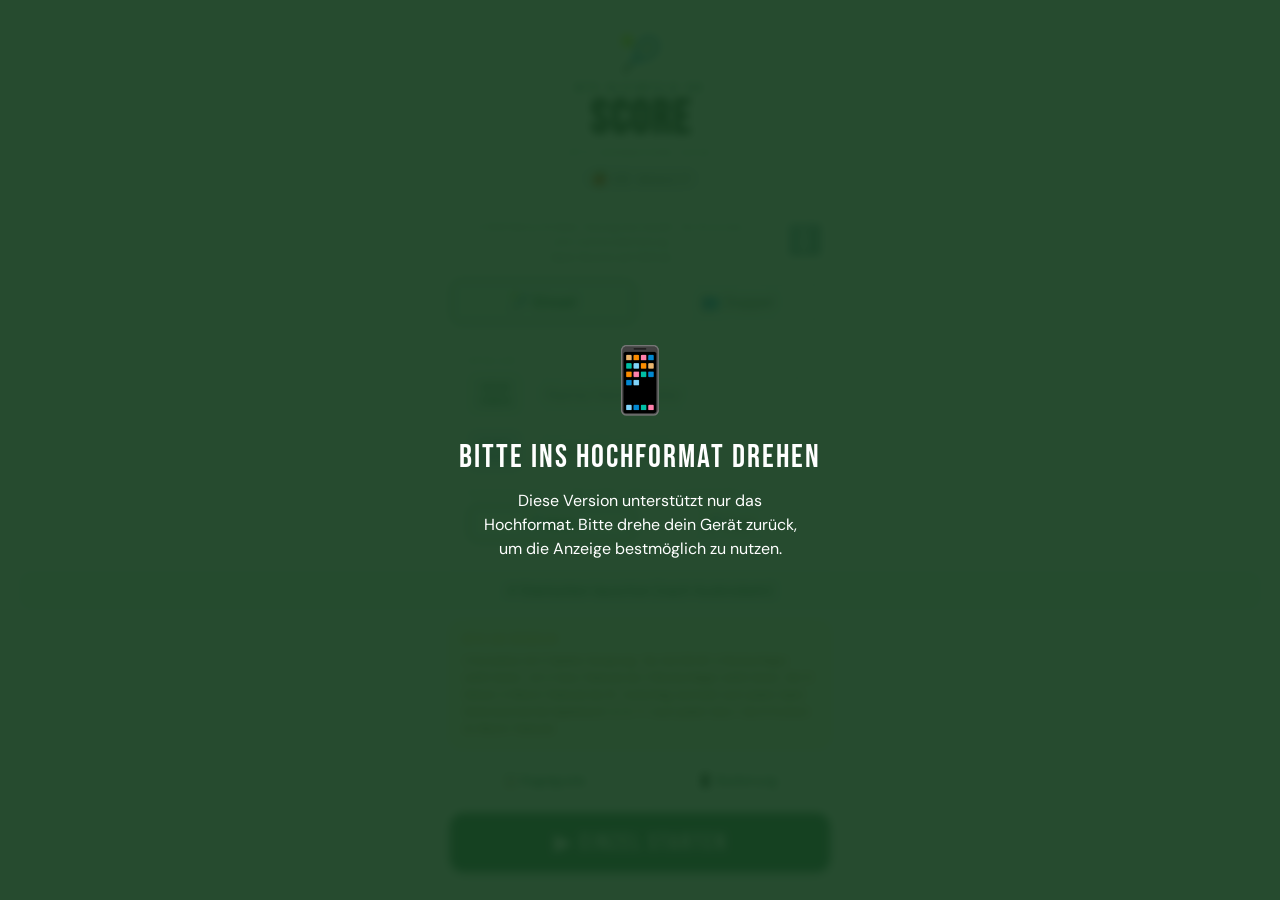
<file: tennis-score/ios/index.html>
<!DOCTYPE html>
<html lang="de">
<head>
<meta charset="UTF-8">
<meta name="viewport" content="width=device-width, initial-scale=1.0, maximum-scale=1.0, user-scalable=no">
<meta name="apple-mobile-web-app-capable" content="yes">
<meta name="apple-mobile-web-app-status-bar-style" content="black-translucent">
<meta name="theme-color" content="#2e7d52">
<link rel="manifest" href="manifest.json">
<link rel="icon" href="../../icon.png">
<link rel="apple-touch-icon" href="../../icon.png">
<title>BTV U9 Kleinfeld Score · iOS 1.7</title>
<link rel="stylesheet" href="../../shared/design.css">
</head>
<body>

<!-- ══ INSTALLATION MODAL ══ -->
<div id="installModal" class="modal-overlay">
  <div class="modal-content">
    <div class="modal-header">🚀 App installieren</div>
    <div class="modal-section">
      <div class="modal-section-content">
        <ol>
          <li>Öffne diese Seite in <strong>Safari</strong></li>
          <li>Tippe auf das Share-Symbol (⬆️) unten</li>
          <li>Scrolle nach unten und wähle <strong>"Zum Home-Bildschirm"</strong></li>
          <li>Bestätige mit "Hinzufügen"</li>
        </ol>
      </div>
    </div>
    <div class="modal-section">
      <div class="modal-section-content" style="font-size:12px;color:var(--text-light);margin:0;">
        ✅ Die App wird mit vollem Icon und Offline-Unterstützung installiert.
      </div>
    </div>
    <button class="modal-close" onclick="closeInstallModal()">Verstanden</button>
  </div>
</div>

<!-- ══ SETUP ══ -->
<div id="setup" class="screen active">
  <div class="logo">
    <div style="font-size:34px;margin-bottom:4px">🎾</div>
    <div class="btv">BTV Kleinfeld U9</div>
    <h1>Score</h1>
    <div class="sub">BTV Südbayern 2026</div>
    <div class="platform-badge"><span class="plat-icon">🍎</span> iOS · Version 1.7</div>
  </div>
  <div style="display:flex;justify-content:space-between;align-items:center;width:100%;max-width:380px;margin-top:8px;">
    <div class="copyright-note" style="flex:1;margin:0;">© 2026 Markus Ströbele · Nutzung ohne Gewähr · Nur für private, nicht-kommerzielle Nutzung<br><a href="https://github.com/MarkBele83/sport-apps" style="color: inherit; text-decoration: none; font-size: 11px;">Open Source auf GitHub</a></div>
    <button onclick="openInstallModal()" style="background:none;border:none;font-size:28px;cursor:pointer;padding:8px;color:var(--green);flex-shrink:0;margin-left:8px;">ℹ️</button>
  </div>

  <!-- Mode selector -->
  <div class="toggle-row" style="width:100%;max-width:380px">
    <button class="toggle-btn active" id="mode-einzel" onclick="setMode('einzel')" style="font-size:15px;padding:12px">🎾 Einzel</button>
    <button class="toggle-btn" id="mode-doppel" onclick="setMode('doppel')" style="font-size:15px;padding:12px">👥 Doppel</button>
  </div>

  <!-- EINZEL setup -->
  <div id="setup-einzel" class="setup-card">
    <div>
      <span class="field-label">Spieler</span>
      <div class="name-row">
        <div class="side-badge">Heim<br>oben</div>
        <input type="text" id="name-home" placeholder="Name Heimspieler" maxlength="16" oninput="updateServeButtonLabels('einzel')">
      </div>
    </div>
    <div>
      <div class="name-row">
        <div class="side-badge guest-badge">Gast<br>unten</div>
        <input type="text" id="name-guest" placeholder="Name Gastspieler" maxlength="16" oninput="updateServeButtonLabels('einzel')">
      </div>
    </div>
    <div>
      <span class="field-label">Aufschlag zu Beginn (nach Ausknobeln)</span>
      <div class="toggle-row">
        <button class="toggle-btn active" id="serve-p1" onclick="setFirstServe('home')">🎾 Heim</button>
        <button class="toggle-btn" id="serve-p2" onclick="setFirstServe('guest')">🎾 Gast</button>
      </div>
    </div>
  </div>

  <!-- DOPPEL setup -->
  <div id="setup-doppel" class="setup-card" style="display:none">
    <div>
      <span class="field-label">Heim-Team (oben / links)</span>
      <div style="display:flex;flex-direction:column;gap:6px">
        <input type="text" id="dbl-h1" placeholder="Heim Spieler 1" maxlength="14" oninput="updateServeButtonLabels('doppel')">
        <input type="text" id="dbl-h2" placeholder="Heim Spieler 2" maxlength="14" oninput="updateServeButtonLabels('doppel')">
      </div>
    </div>
    <div>
      <span class="field-label">Gast-Team (unten / rechts)</span>
      <div style="display:flex;flex-direction:column;gap:6px">
        <input type="text" id="dbl-g1" placeholder="Gast Spieler 1" maxlength="14" oninput="updateServeButtonLabels('doppel')">
        <input type="text" id="dbl-g2" placeholder="Gast Spieler 2" maxlength="14" oninput="updateServeButtonLabels('doppel')">
      </div>
    </div>
    <div>
      <span class="field-label">Welches Team schlägt zuerst auf?</span>
      <div class="toggle-row">
        <button class="toggle-btn active" id="dbl-serve-home" onclick="setDblFirstServe('home')">🎾 Heim</button>
        <button class="toggle-btn" id="dbl-serve-guest" onclick="setDblFirstServe('guest')">🎾 Gast</button>
      </div>
    </div>
    <div>
      <span class="field-label">Erster Aufschläger im Heim-Team</span>
      <div class="toggle-row">
        <button class="toggle-btn active" id="dbl-first-h1" onclick="setDblFirstPlayer('home',1)">Spieler 1</button>
        <button class="toggle-btn" id="dbl-first-h2" onclick="setDblFirstPlayer('home',2)">Spieler 2</button>
      </div>
    </div>
    <div>
      <span class="field-label">Erster Aufschläger im Gast-Team</span>
      <div class="toggle-row">
        <button class="toggle-btn active" id="dbl-first-g1" onclick="setDblFirstPlayer('guest',1)">Spieler 1</button>
        <button class="toggle-btn" id="dbl-first-g2" onclick="setDblFirstPlayer('guest',2)">Spieler 2</button>
      </div>
    </div>
  </div>

  <button class="btn-setup-swap" onclick="swapSetupSides()">⇄ Startseiten tauschen (nach Ausknobeln)</button>

  <div class="rules-box">
    <strong>BTV U9 Regeln</strong>
    2 Kurzsätze mit 2 Spielen Vorsprung · No-Ad (40:40 → Rückschläger wählt Seite) · 4:4 → Satz-Tiebreak bis 7 (Rückschläger wählt Seite) · Bei 1:1 Sätzen → Match-Tiebreak bis 10 · Aufschlag wechselt nach jedem Spiel · Seitenwechsel bei Spielstand 1, 3, 5, 7 + nach jedem Satz + bei 6 Punkten im Match-Tiebreak
  </div>

  <div style="display:flex;gap:8px;width:100%;max-width:380px">
    <button class="btn-rules-open" style="flex:1" onclick="rulesReturnTarget='setup'; showScreen('rules')">📋 Regelguide</button>
    <button class="btn-rules-open" style="flex:1" onclick="rulesReturnTarget='setup'; showScreen('howto')">📱 Bedienung</button>
  </div>
  <button class="btn-start" id="btn-start" onclick="startGame()">▶ Einzel starten</button>
</div>

<!-- ══ SCORE ══ -->
<div id="score" class="screen">
  <div class="score-header">
    <div class="title">U9 Kleinfeld</div>
    <div class="status" id="phase-label">Satz 1</div>
    <div class="header-btns">
      <button class="btn-header back" onclick="goToSetup()">← Namen</button>
      <button class="btn-header" onclick="showMenu()">Menü</button>
    </div>
  </div>

  <div class="scoreboard">
    <div class="scoreboard-header">
      <span>Spieler</span><span>S1</span><span>S2</span><span>MT</span><span>Spiel</span>
    </div>
    <div class="scoreboard-row">
      <div class="player-label-cell">
        <span class="player-side-tag heim">Heim</span>
        <span class="player-name-sb" id="sb-name-home">–</span>
      </div>
      <div class="set-score" id="sb-s1-home">–</div>
      <div class="set-score" id="sb-s2-home">–</div>
      <div class="set-score" id="sb-s3-home">–</div>
      <div class="game-score" id="sb-game-home">0</div>
    </div>
    <div class="scoreboard-row">
      <div class="player-label-cell">
        <span class="player-side-tag gast">Gast</span>
        <span class="player-name-sb" id="sb-name-guest">–</span>
      </div>
      <div class="set-score" id="sb-s1-guest">–</div>
      <div class="set-score" id="sb-s2-guest">–</div>
      <div class="set-score" id="sb-s3-guest">–</div>
      <div class="game-score" id="sb-game-guest">0</div>
    </div>
  </div>

  <div class="phase-banner normal" id="phase-banner">Kurzsatz 1 · Min. 4 Spiele · 2 Vorsprung · No-Ad</div>
  <div class="side-change-banner" id="side-banner">⇄ SEITENWECHSEL ⇄</div>

  <div class="court-area" id="court-area">
    <!-- EINZEL zones (default) -->
    <div class="player-zone home" id="zone-home" onclick="scorePoint('home')">
      <div class="serve-dot"></div>
      <div class="zone-top-row">
        <span class="zone-heim-gast heim">Heim</span>
        <span class="zone-side-label" id="side-home">◀ Links</span>
      </div>
      <div class="zone-name" id="zone-name-home">Heimspieler</div>
      <div class="point-display" id="point-home">0</div>
      <div class="serve-side-hint" id="serve-hint-home"></div>
      <div class="tap-hint" id="tap-home">▲ Tippen für Punkt</div>
    </div>
    <div class="player-zone guest" id="zone-guest" onclick="scorePoint('guest')">
      <div class="serve-dot"></div>
      <div class="zone-top-row">
        <span class="zone-heim-gast gast">Gast</span>
        <span class="zone-side-label" id="side-guest">▶ Rechts</span>
      </div>
      <div class="zone-name" id="zone-name-guest">Gastspieler</div>
      <div class="point-display" id="point-guest">0</div>
      <div class="serve-side-hint" id="serve-hint-guest"></div>
      <div class="tap-hint" id="tap-guest">▼ Tippen für Punkt</div>
    </div>
  </div>

  <!-- DOPPEL court (hidden by default) -->
  <!-- Stacked top/bottom (Heim oben, Gast unten) wie Einzel -->
  <div class="court-area" id="court-doppel" style="display:none">
    <!-- Heim team zone: 2 Spieler oben/unten -->
    <div class="player-zone home dbl-team-zone" id="dbl-zone-home" onclick="scorePoint('home')">
      <div class="serve-dot"></div>
      <div class="zone-top-row">
        <span class="zone-heim-gast heim">Heim</span>
        <span class="zone-side-label" id="dbl-side-home">◀ Links</span>
      </div>
      <!-- U9: beide an der Grundlinie — links/rechts -->
      <div class="dbl-players-row">
        <div class="dbl-player-slot" id="dbl-h1-slot">
          <div class="dbl-player-name" id="dbl-h1-name">H1</div>
          <div class="dbl-player-pos" id="dbl-h1-pos">–</div>
          <div class="dbl-serve-badge" id="dbl-h1-serve" style="display:none">🎾</div>
        </div>
        <div class="dbl-player-slot" id="dbl-h2-slot">
          <div class="dbl-player-name" id="dbl-h2-name">H2</div>
          <div class="dbl-player-pos" id="dbl-h2-pos">–</div>
          <div class="dbl-serve-badge" id="dbl-h2-serve" style="display:none">🎾</div>
        </div>
      </div>
      <div class="dbl-serve-info serve-side-hint" id="dbl-home-serve-info"></div>
      <div class="point-display dbl-point" id="dbl-point-home">0</div>
    </div>
    <!-- Gast team zone: 2 Spieler oben/unten -->
    <div class="player-zone guest dbl-team-zone" id="dbl-zone-guest" onclick="scorePoint('guest')">
      <div class="serve-dot"></div>
      <div class="zone-top-row">
        <span class="zone-heim-gast gast">Gast</span>
        <span class="zone-side-label" id="dbl-side-guest">▶ Rechts</span>
      </div>
      <!-- U9: beide Spieler an der Grundlinie — links/rechts -->
      <div class="dbl-players-row">
        <div class="dbl-player-slot" id="dbl-g1-slot">
          <div class="dbl-player-name" id="dbl-g1-name">G1</div>
          <div class="dbl-player-pos" id="dbl-g1-pos">–</div>
          <div class="dbl-serve-badge" id="dbl-g1-serve" style="display:none">🎾</div>
        </div>
        <div class="dbl-player-slot" id="dbl-g2-slot">
          <div class="dbl-player-name" id="dbl-g2-name">G2</div>
          <div class="dbl-player-pos" id="dbl-g2-pos">–</div>
          <div class="dbl-serve-badge" id="dbl-g2-serve" style="display:none">🎾</div>
        </div>
      </div>
      <div class="dbl-serve-info serve-side-hint" id="dbl-guest-serve-info"></div>
      <div class="point-display dbl-point" id="dbl-point-guest">0</div>
    </div>
  </div>

  <div class="bottom-bar">
    <button class="btn-undo" onclick="undoPoint()">↩ Rückgängig</button>
    <button class="btn-side-change" onclick="manualSwapSides()">⇄ Seiten<br>wechseln</button>
    <button class="btn-serve-manual" onclick="manualToggleServe()">🎾 Aufschlag<br>wechseln</button>
    <button class="btn-serve-manual" id="btn-player-change" onclick="manualTogglePlayer()" style="display:none">🔄 Spieler<br>wechseln</button>
  </div>
</div>


<!-- ══ RULES ══ -->
<div id="rules" class="screen">
  <div class="rules-header">
    <button class="btn-rules-back" onclick="returnFromRules()">← Zurück</button>
    <h2>🎾 Regelguide U9</h2>
  </div>

  <div class="rules-content">

    <!-- Zählweise -->
    <div class="rule-card">
      <div class="rule-card-header">
        <span class="rule-card-icon">🔢</span>
        <span class="rule-card-title">Zählweise</span>
      </div>
      <div class="rule-card-body">
        <div class="rule-item"><div class="rule-dot"></div><div>Punkte: <strong>0 → 15 → 30 → 40 → Spiel</strong></div></div>
        <div class="rule-item"><div class="rule-dot"></div><div>Ein <strong>Satz</strong> geht mindestens bis 4 Spiele mit <strong>2 Spielen Vorsprung</strong> (z.B. 4:2, 5:3).</div></div>
        <div class="rule-item"><div class="rule-dot"></div><div>Bei <strong>4:4</strong> → Satz-Tiebreak bis 7 Punkte (mind. 2 Punkte Vorsprung nötig).</div></div>
        <div class="rule-item"><div class="rule-dot"></div><div>Bei <strong>Satzgleichstand 1:1</strong> → Match-Tiebreak bis 10 Punkte (mind. 2 Punkte Vorsprung).</div></div>
        <div class="rule-item"><div class="rule-dot"></div><div>Gespielt werden <strong>2 Sätze</strong>. Wer zuerst 2 Sätze gewinnt, gewinnt das Match.</div></div>
      </div>
    </div>

    <!-- No-Ad -->
    <div class="rule-card">
      <div class="rule-card-header">
        <span class="rule-card-icon">⚡</span>
        <span class="rule-card-title">No-Ad (bei 40:40)</span>
      </div>
      <div class="rule-card-body">
        <div class="rule-item"><div class="rule-dot"></div><div>Bei <strong>40:40</strong> gibt es keinen Einstand/Vorteil wie im normalen Tennis.</div></div>
        <div class="rule-item"><div class="rule-dot"></div><div>Der <strong>Rückschläger</strong> (der der empfängt) darf wählen, auf welche Seite aufgeschlagen wird.</div></div>
        <div class="rule-item"><div class="rule-dot"></div><div>Wer diesen einen Punkt gewinnt, gewinnt das Spiel — fertig!</div></div>
        <div class="rule-highlight"><strong>Tipp für Eltern</strong>Wenn beide Kinder 40 haben, sagt das Kind das zurückspielt: „Ich möchte auf die Vorhand/Rückhand-Seite". Dann wird dieser eine Punkt gespielt.</div>
      </div>
    </div>

    <!-- Aufschlag -->
    <div class="rule-card">
      <div class="rule-card-header">
        <span class="rule-card-icon">🎯</span>
        <span class="rule-card-title">Aufschlag</span>
      </div>
      <div class="rule-card-body">
        <div class="rule-item"><div class="rule-dot"></div><div>Jeder Spieler hat <strong>2 Aufschläge</strong> pro Punkt.</div></div>
        <div class="rule-item"><div class="rule-dot"></div><div>Aufschlag erfolgt <strong>diagonal</strong> ins gegnerische Aufschlagfeld — abwechselnd von rechts und links.</div></div>
        <div class="rule-item"><div class="rule-dot"></div><div><strong>Südliga 2:</strong> Beim Unterhand-Aufschlag darf der Ball vorher aufspringen.</div></div>
        <div class="rule-item"><div class="rule-dot"></div><div>Berührt der Ball die <strong>Netzkante</strong> beim Aufschlag → Wiederholung (kein Fehler).</div></div>
        <div class="rule-item"><div class="rule-dot"></div><div>Der Aufschlag wechselt <strong>nach jedem Spiel</strong> — auch über das Satzende hinweg. Nach einem Tiebreak schlägt zuerst auf, wer im Tiebreak den ersten Punkt returniert hat.</div></div>
      </div>
    </div>

    <!-- Seitenwechsel -->
    <div class="rule-card">
      <div class="rule-card-header">
        <span class="rule-card-icon">⇄</span>
        <span class="rule-card-title">Seitenwechsel</span>
      </div>
      <div class="rule-card-body">
        <div class="rule-item"><div class="rule-dot"></div><div>Seitenwechsel wenn die <strong>Gesamtzahl gespielter Spiele</strong> im Satz ungerade ist: also nach Spielstand 1, 3, 5 oder 7.</div></div>
        <div class="rule-item"><div class="rule-dot"></div><div>Nach <strong>jedem Satz</strong> wechseln die Spieler die Seite.</div></div>
        <div class="rule-item"><div class="rule-dot"></div><div>Im Satz-Tiebreak und Match-Tiebreak: Seitenwechsel nach jeweils <strong>6 gespielten Punkten</strong> (6, 12, 18, …).</div></div>
        <div class="rule-item"><div class="rule-dot"></div><div>Vor dem Satz-Tiebreak und Match-Tiebreak: <strong>Rückschläger wählt</strong> auf welcher Seite er einschlägt.</div></div>
      </div>
    </div>

    <!-- Ablauf Spieltag -->
    <div class="rule-card">
      <div class="rule-card-header">
        <span class="rule-card-icon">📅</span>
        <span class="rule-card-title">Ablauf des Spieltags</span>
      </div>
      <div class="rule-card-body">
        <div class="rule-item"><div class="rule-dot"></div><div><strong>1. Motorik</strong> (ca. 30 Min.): 3 Übungen — Koordinationsslalom, Zielwurfstaffel, Einbeinsprung</div></div>
        <div class="rule-item"><div class="rule-dot"></div><div><strong>2. Einzel</strong> (ca. 80 Min.): 4 Einzel werden gespielt</div></div>
        <div class="rule-item"><div class="rule-dot"></div><div><strong>Pause</strong> zwischen Einzel und Doppel: max. 30 Minuten</div></div>
        <div class="rule-item"><div class="rule-dot"></div><div><strong>3. Doppel</strong> (ca. 40 Min.): 2 Doppel werden gespielt</div></div>
        <div class="rule-item"><div class="rule-dot"></div><div>Einschlagzeit vor dem Match: max. <strong>5 Minuten</strong></div></div>
      </div>
    </div>

    <!-- Wertung -->
    <div class="rule-card">
      <div class="rule-card-header">
        <span class="rule-card-icon">🏆</span>
        <span class="rule-card-title">Mannschaftswertung</span>
      </div>
      <div class="rule-card-body">
        <div class="rule-item"><div class="rule-dot"></div><div>Tennis: <strong>2 Punkte</strong> pro gewonnenem Match (max. 12 Punkte aus 4 Einzel + 2 Doppel)</div></div>
        <div class="rule-item"><div class="rule-dot"></div><div>Motorik: <strong>2 Punkte</strong> pro gewonnener Übung, <strong>1 Punkt</strong> bei Unentschieden (max. 6 Punkte)</div></div>
        <div class="rule-item"><div class="rule-dot"></div><div>Gesamtpunkte: max. <strong>18 Punkte</strong> pro Spieltag</div></div>
        <div class="rule-item"><div class="rule-dot"></div><div>Es gibt <strong>keinen Auf- oder Abstieg</strong> in dieser Liga.</div></div>
      </div>
    </div>

    <!-- Material -->
    <div class="rule-card">
      <div class="rule-card-header">
        <span class="rule-card-icon">🎒</span>
        <span class="rule-card-title">Ball & Schläger</span>
      </div>
      <div class="rule-card-body">
        <div class="rule-item"><div class="rule-dot"></div><div>Ball: <strong>Dunlop rot (Stage 3)</strong> — druckreduziert, 75% langsamer als normaler Ball</div></div>
        <div class="rule-item"><div class="rule-dot"></div><div>Schläger: empfohlene Länge <strong>43–58 cm</strong> (17–23 Inch)</div></div>
        <div class="rule-item"><div class="rule-dot"></div><div>Spielfeldbreite: <strong>6 Meter</strong> (Kleinfeld mit zwei Kleinfeldnetzen)</div></div>
      </div>
    </div>

    <!-- Doppel Sonderregel -->
    <div class="rule-card">
      <div class="rule-card-header">
        <span class="rule-card-icon">👥</span>
        <span class="rule-card-title">Doppel · Sonderregeln U9</span>
      </div>
      <div class="rule-card-body">
        <div class="rule-item"><div class="rule-dot"></div><div><strong>Aufschlag-Sonderregel U9:</strong> Beim Aufschlag stehen <strong>beide Spieler der Aufschlagseite hinter der Grundlinie</strong> — kein Partner am Netz beim Einschlagen.</div></div>
        <div class="rule-item"><div class="rule-dot"></div><div>Die beiden Spieler des <strong>returnierenden Teams</strong> stehen ebenfalls nebeneinander hinter der Grundlinie.</div></div>
        <div class="rule-item"><div class="rule-dot"></div><div>Nach dem Aufschlag darf (und soll) auch <strong>ans Netz gegangen</strong> werden.</div></div>
        <div class="rule-item"><div class="rule-dot"></div><div><strong>Aufschlag-Rotation:</strong> Alle 4 Spieler in fester Reihenfolge: z.B. Heim 1 → Gast 1 → Heim 2 → Gast 2 → Heim 1 ...</div></div>
        <div class="rule-item"><div class="rule-dot"></div><div>Der Aufschläger wechselt die Seite (Deuce/Ad) nach jedem Punkt. Sein Partner wechselt mit.</div></div>
        <div class="rule-item"><div class="rule-dot"></div><div>Die <strong>Returnspieler</strong> behalten ihre feste Seite für den gesamten Satz.</div></div>
        <div class="rule-highlight"><strong>Merkhilfe für Eltern</strong>Bei U9 gilt: Beim Aufschlag alle 4 Kinder hinten an der Grundlinie. Erst wenn der Ball im Spiel ist, dürfen sie ans Netz.</div>
      </div>
    </div>

    <!-- Aufstellung der Teams -->
    <div class="rule-card">
      <div class="rule-card-header">
        <span class="rule-card-icon">📋</span>
        <span class="rule-card-title">Aufstellung der Teams</span>
      </div>
      <div class="rule-card-body">
        <div class="rule-item"><div class="rule-dot"></div><div><strong>Einzel — Sortierung:</strong> Die Spieler für die Einzelspiele werden entsprechend ihrer gemeldeten Position aufsteigend sortiert. Der Spieler mit der niedrigsten Position in der Meldeliste spielt auf <strong>Position 1</strong>, der Spieler mit der höchsten Position auf <strong>Position 4</strong>.</div></div>
        <div class="rule-item"><div class="rule-dot"></div><div><strong>Einzel — Reihenfolge:</strong> Bei den Einzel-Paarungen spielen <strong>zuerst die Positionen 2 und 4</strong>, anschließend <strong>1 und 3</strong>.</div></div>
        <div class="rule-item"><div class="rule-dot"></div><div><strong>Doppel — Sortierung:</strong> Die Spieler für die Doppelspiele werden analog ihrer gemeldeten Positionen aufsteigend sortiert und ihnen entsprechend die <strong>Positionen 1 bis 4</strong> zugewiesen.</div></div>
        <div class="rule-item"><div class="rule-dot"></div><div><strong>Doppel — Paarungen:</strong> Die Spieler des Doppels mit der <strong>niedrigeren Summe</strong> ihrer beiden Positionen spielen das <strong>Doppel 1</strong>. Die Spieler mit der höheren Summe spielen das <strong>Doppel 2</strong>.</div></div>
        <div class="rule-highlight"><strong>Sonderfall</strong>Ist die Summe der Positionen beider Doppel <strong>5</strong> (also 1+4 und 2+3), ist es egal, welche Paarung Doppel 1 oder Doppel 2 spielt.</div>
      </div>
    </div>

  </div>

  <div class="rules-footer">Quelle: BTV Ausschreibung U9 Kleinfeld Sommer 2026 · Stand 24.04.2026<br>© 2026 Markus Ströbele · Nutzung ohne Gewähr · Nur für private, nicht-kommerzielle Nutzung</div>
</div>

<!-- ══ HOW-TO ══ -->
<div id="howto" class="screen">
  <div class="rules-header">
    <button class="btn-rules-back" onclick="returnFromRules()">← Zurück</button>
    <h2>📱 Bedienungsanleitung</h2>
  </div>

  <div class="rules-content">

    <div class="rule-card">
      <div class="rule-card-header">
        <span class="rule-card-icon">🚀</span>
        <span class="rule-card-title">Spiel starten</span>
      </div>
      <div class="rule-card-body">
        <div class="rule-item"><div class="rule-dot"></div><div>Oben <strong>Einzel</strong> oder <strong>Doppel</strong> auswählen.</div></div>
        <div class="rule-item"><div class="rule-dot"></div><div>Die <strong>Namen der Spieler</strong> (oder Teams) eingeben — oder leer lassen für „Heim" / „Gast".</div></div>
        <div class="rule-item"><div class="rule-dot"></div><div>Festlegen, wer <strong>zuerst aufschlägt</strong> (nach dem Ausknobeln).</div></div>
        <div class="rule-item"><div class="rule-dot"></div><div>Mit <strong>⇄ Startseiten tauschen</strong> die Feldhälften anpassen, falls Heim nicht oben startet.</div></div>
        <div class="rule-item"><div class="rule-dot"></div><div>Auf <strong>▶ Einzel / Doppel starten</strong> tippen — das Spiel beginnt.</div></div>
      </div>
    </div>

    <div class="rule-card">
      <div class="rule-card-header">
        <span class="rule-card-icon">👆</span>
        <span class="rule-card-title">Punkte zählen</span>
      </div>
      <div class="rule-card-body">
        <div class="rule-item"><div class="rule-dot"></div><div><strong>Obere Hälfte</strong> = Heim, <strong>untere Hälfte</strong> = Gast.</div></div>
        <div class="rule-item"><div class="rule-dot"></div><div>Einfach auf die <strong>Feldhälfte des Punktgewinners tippen</strong> — die App zählt automatisch.</div></div>
        <div class="rule-item"><div class="rule-dot"></div><div>Der <strong>gelbe Punkt</strong> (🟡) zeigt, wer gerade aufschlägt.</div></div>
        <div class="rule-highlight"><strong>Tipp</strong>Immer die Seite des Kindes antippen, das den Punkt gewonnen hat — egal wer aufgeschlagen hat.</div>
      </div>
    </div>

    <div class="rule-card">
      <div class="rule-card-header">
        <span class="rule-card-icon">↩</span>
        <span class="rule-card-title">Fehler korrigieren</span>
      </div>
      <div class="rule-card-body">
        <div class="rule-item"><div class="rule-dot"></div><div><strong>↩ Rückgängig</strong> (unten links) macht den letzten Punkt rückgängig.</div></div>
        <div class="rule-item"><div class="rule-dot"></div><div>Mehrfach tippen um mehrere Schritte zurückzugehen.</div></div>
        <div class="rule-item"><div class="rule-dot"></div><div>Mit <strong>🎾 Aufschlag wechseln</strong> kann der Aufschlag manuell korrigiert werden.</div></div>
        <div class="rule-item"><div class="rule-dot"></div><div>Mit <strong>⇄ Seiten wechseln</strong> kann die Seitenanzeige manuell korrigiert werden.</div></div>
        <div class="rule-item"><div class="rule-dot"></div><div>Nur Doppel: Mit <strong>🔄 Spieler wechseln</strong> kann innerhalb eines Teams die Aufschlagreihenfolge korrigiert werden.</div></div>
      </div>
    </div>

    <div class="rule-card">
      <div class="rule-card-header">
        <span class="rule-card-icon">⇄</span>
        <span class="rule-card-title">Automatische Hinweise</span>
      </div>
      <div class="rule-card-body">
        <div class="rule-item"><div class="rule-dot"></div><div>Bei <strong>Seitenwechsel</strong> erscheint automatisch ein grünes Banner und ein Hinweisfenster.</div></div>
        <div class="rule-item"><div class="rule-dot"></div><div>Bei <strong>40:40 (No-Ad)</strong> erscheint ein Fenster — der Rückschläger wählt <strong>◀ Links</strong> oder <strong>Rechts ▶</strong> als Einschlagseite (aus seiner eigenen Sicht). Danach den nächsten Punkt durch Tippen auf den Punktgewinner vergeben.</div></div>
        <div class="rule-item"><div class="rule-dot"></div><div>Beim <strong>Tiebreak</strong> wählt der Rückschläger ebenfalls seine Einschlagseite per Fenster — die Spielhälften bleiben unverändert.</div></div>
        <div class="rule-item"><div class="rule-dot"></div><div>Beim aufschlagenden Spieler steht gut sichtbar <strong>🎾 Aufschlag von RECHTS</strong> bzw. <strong>LINKS</strong> (aus Sicht des Aufschlägers, darunter Deuce/Ad) — auch im Tiebreak.</div></div>
        <div class="rule-item"><div class="rule-dot"></div><div>Das <strong>Banner oben</strong> zeigt immer den aktuellen Spielabschnitt (Satz, Tiebreak, Match-Tiebreak).</div></div>
      </div>
    </div>

    <div class="rule-card">
      <div class="rule-card-header">
        <span class="rule-card-icon">☰</span>
        <span class="rule-card-title">Menü während des Spiels</span>
      </div>
      <div class="rule-card-body">
        <div class="rule-item"><div class="rule-dot"></div><div>Oben rechts auf <strong>Menü</strong> tippen, um Optionen zu öffnen.</div></div>
        <div class="rule-item"><div class="rule-dot"></div><div><strong>Weiterspielen</strong> schließt das Menü und kehrt zum Spiel zurück.</div></div>
        <div class="rule-item"><div class="rule-dot"></div><div><strong>📋 Regelguide</strong> und <strong>📱 Bedienung</strong> können auch während eines laufenden Spiels aufgerufen werden — das Spiel wird nicht beendet, der Spielstand bleibt erhalten. „← Zurück" führt zurück zum Spiel.</div></div>
        <div class="rule-item"><div class="rule-dot"></div><div><strong>← Namen ändern</strong> springt zum Setup-Bildschirm.</div></div>
        <div class="rule-item"><div class="rule-dot"></div><div><strong>Neues Spiel</strong> startet ein komplett neues Match (Bestätigung erforderlich).</div></div>
      </div>
    </div>

    <div class="rule-card">
      <div class="rule-card-header">
        <span class="rule-card-icon">📊</span>
        <span class="rule-card-title">Spielstand ablesen</span>
      </div>
      <div class="rule-card-body">
        <div class="rule-item"><div class="rule-dot"></div><div>Die <strong>Tabelle oben</strong> (Scoreboard) zeigt: Satz 1, Satz 2, Match-Tiebreak und den aktuellen Spielstand.</div></div>
        <div class="rule-item"><div class="rule-dot"></div><div>Die <strong>große Zahl</strong> im Feld zeigt den aktuellen Punktstand (0, 15, 30, 40 oder TB-Punkte).</div></div>
        <div class="rule-item"><div class="rule-dot"></div><div>Gewonnene Sätze werden im Scoreboard <strong>grün</strong> hervorgehoben.</div></div>
      </div>
    </div>

    <div class="rule-card">
      <div class="rule-card-header">
        <span class="rule-card-icon">🏆</span>
        <span class="rule-card-title">Spielende & Ergebnis</span>
      </div>
      <div class="rule-card-body">
        <div class="rule-item"><div class="rule-dot"></div><div>Nach dem letzten Punkt erscheint automatisch der <strong>Siegerbildschirm</strong>.</div></div>
        <div class="rule-item"><div class="rule-dot"></div><div>Mit <strong>📄 Ergebnis als PDF</strong> kann das Ergebnis gedruckt oder geteilt werden.</div></div>
        <div class="rule-item"><div class="rule-dot"></div><div>Mit <strong>Neues Spiel starten</strong> geht es zurück zum Startbildschirm.</div></div>
      </div>
    </div>

    <div class="rule-card">
      <div class="rule-card-header">
        <span class="rule-card-icon">🍎</span>
        <span class="rule-card-title">iPhone-Tipps</span>
      </div>
      <div class="rule-card-body">
        <div class="rule-item"><div class="rule-dot"></div><div>App zum <strong>Home-Bildschirm hinzufügen</strong>: Safari → Teilen-Symbol (↗) → „Zum Home-Bildschirm".</div></div>
        <div class="rule-item"><div class="rule-dot"></div><div>Dann startet die App wie eine native App — ohne Browser-Leiste und im Vollbild. Perfekt für den Platz!</div></div>
        <div class="rule-item"><div class="rule-dot"></div><div><strong>Offline-Modus</strong>: Diese App funktioniert vollständig offline. Alle Daten werden lokal gespeichert.</div></div>
        <div class="rule-item"><div class="rule-dot"></div><div>Bildschirm-Timeout: <strong>Auto-Lock deaktivieren</strong> (Einstellungen → Bildschirm & Helligkeit), damit der Bildschirm während des Spiels nicht ausgeht.</div></div>
      </div>
    </div>

    <div class="rule-card">
      <div class="rule-card-header">
        <span class="rule-card-icon">🔒</span>
        <span class="rule-card-title">Datenschutz</span>
      </div>
      <div class="rule-card-body">
        <div class="rule-item"><div class="rule-dot"></div><div><strong>Keine Datenübertragung</strong>: Alle Daten bleiben auf deinem Gerät. Nichts wird an externe Server gesendet.</div></div>
        <div class="rule-item"><div class="rule-dot"></div><div><strong>Keine Anmeldung nötig</strong>: Kostenlos ohne Konto oder Login.</div></div>
        <div class="rule-item"><div class="rule-dot"></div><div><strong>Keine Tracker</strong>: Keine Analytics, Werbung oder Tracking.</div></div>
        <div class="rule-item"><div class="rule-dot"></div><div><strong>Open Source</strong>: Code ist öffentlich auf GitHub verfügbar.</div></div>
      </div>
    </div>

  </div>
  <div class="rules-footer">BTV U9 Kleinfeld Score · iOS 1.7 · BTV Südbayern 2026<br>© 2026 Markus Ströbele · Nutzung ohne Gewähr · Nur für private, nicht-kommerzielle Nutzung</div>
</div>

<!-- ══ WINNER ══ -->
<div id="winner" class="screen">
  <div class="trophy">🏆</div>
  <h2>Sieger</h2>
  <div class="winner-name" id="winner-name">–</div>

  <div class="final-score-display">
    <div class="score-line" id="ws-score-line">–</div>
    <div class="score-detail" id="ws-score-detail">–</div>
  </div>

  <div class="winner-btns">
    <button class="btn-pdf" onclick="exportPDF()">📄 Ergebnis als PDF</button>
    <button class="btn-new-match" onclick="newMatch()">Neues Spiel starten</button>
  </div>
</div>

<!-- PDF hidden area -->
<div id="pdf-area"></div>

<!-- Modal: Tiebreak Seitenwahl -->
<div class="modal-overlay" id="modal-tbside">
  <div class="modal">
    <div style="font-size:36px;margin-bottom:6px">🎾</div>
    <h2 id="tbside-modal-title">Satz-Tiebreak!</h2>
    <p style="margin:0 0 4px">Rückschläger wählt die Einschlagseite:</p>
    <p style="font-size:18px;font-weight:700;margin:0 0 14px" id="tbside-receiver"></p>
    <div class="btn-row" style="flex-direction:column;gap:8px">
      <button class="btn-primary" id="tbside-btn-left" onclick="chooseTBSide('left')">◀ Links</button>
      <button class="btn-primary btn-blue" id="tbside-btn-right" onclick="chooseTBSide('right')">Rechts ▶</button>
    </div>
  </div>
</div>

<!-- Modal: No-Ad -->
<div class="modal-overlay" id="modal-noad">
  <div class="modal">
    <h2>40 : 40</h2>
    <p style="margin:0 0 4px">Rückschläger wählt die Einschlagseite:</p>
    <p style="font-size:18px;font-weight:700;margin:0 0 14px" id="noad-receiver"></p>
    <div class="btn-row" style="flex-direction:column;gap:8px">
      <button class="btn-primary" id="noad-side-left" onclick="chooseNoAdSide('left')">◀ Links</button>
      <button class="btn-primary btn-blue" id="noad-side-right" onclick="chooseNoAdSide('right')">Rechts ▶</button>
    </div>
  </div>
</div>

<!-- Modal: Seitenwechsel -->
<div class="modal-overlay" id="modal-side">
  <div class="modal">
    <div style="font-size:40px;margin-bottom:8px">⇄</div>
    <h2>Seitenwechsel!</h2>
    <p id="side-modal-text">Die Spieler wechseln jetzt die Seite.</p>
    <div class="btn-row">
      <button class="btn-primary" onclick="closeSideModal()">Verstanden ✓</button>
    </div>
  </div>
</div>

<!-- Modal: Set -->
<div class="modal-overlay" id="modal-set">
  <div class="modal">
    <h2 id="ms-title">Satz!</h2>
    <p id="ms-text"></p>
    <div class="btn-row">
      <button class="btn-primary" onclick="closeSetModal()">Weiter ▶</button>
    </div>
  </div>
</div>

<!-- Modal: Menu -->
<div class="modal-overlay" id="modal-menu">
  <div class="modal">
    <h2>Menü</h2>
    <p id="menu-score-text" style="margin-bottom:14px">–</p>
    <div class="btn-row" style="flex-direction:column;gap:8px">
      <button class="btn-primary" onclick="closeMenu()">Weiterspielen</button>
      <button class="btn-secondary" style="padding:12px;font-size:14px" onclick="openFromMenu('rules')">📋 Regelguide</button>
      <button class="btn-secondary" style="padding:12px;font-size:14px" onclick="openFromMenu('howto')">📱 Bedienung</button>
      <button class="btn-secondary" style="padding:12px;font-size:14px" onclick="goToSetupFromMenu()">← Namen ändern</button>
      <button class="btn-secondary" style="padding:12px;font-size:14px;color:#c00" onclick="confirmNewMatch()">Neues Spiel</button>
    </div>
  </div>
</div>

<script>
// ══════════════════════════════════════════════
//  SETUP STATE
// ══════════════════════════════════════════════
let firstServeSetup = 'home';

function setFirstServe(side) {
  firstServeSetup = side;
  document.getElementById('serve-p1').classList.toggle('active', side === 'home');
  document.getElementById('serve-p2').classList.toggle('active', side === 'guest');
}

// ══════════════════════════════════════════════
//  GAME STATE
// ══════════════════════════════════════════════
const POINTS = ['0','15','30','40'];
let state = {}, history = [];
let matchResult = null; // store final result for PDF

function freshState(nameHome, nameGuest) {
  return {
    names: { home: nameHome || 'Heim', guest: nameGuest || 'Gast' },
    sets: { home: 0, guest: 0 },
    setScores: [],
    currentSet: 1,
    games: { home: 0, guest: 0 },
    gamesInSet: 0,
    setFirstServer: firstServeSetup,
    serving: firstServeSetup,
    points: { home: 0, guest: 0 },
    phase: 'set',
    tbPoints: { home: 0, guest: 0 },
    tbTotal: 0,
    sidesSwapped: false,
    visualSwapped: false,  // display: home shown on swapped side
    pointInGame: 0,  // 0=Deuce, 1=Ad — wechselt nach jedem Punkt
    finished: false,
  };
}

// ══════════════════════════════════════════════
//  NAVIGATION
// ══════════════════════════════════════════════
function goToSetup() {
  if (state.finished) { showScreen('setup'); return; }
  if (confirm('Zum Setup zurück? Der aktuelle Spielstand bleibt gespeichert.')) {
    showScreen('setup');
  }
}

function goToSetupFromMenu() {
  closeMenu();
  goToSetup();
}

// Setup side swap (before match)
let setupSidesSwapped = false;
function swapSetupSides() {
  setupSidesSwapped = !setupSidesSwapped;
  const btn = document.querySelector('.btn-setup-swap');
  btn.textContent = setupSidesSwapped
    ? '⇄ Heim unten / Gast oben (tippen zum Zurücksetzen)'
    : '⇄ Startseiten tauschen (nach Ausknobeln)';
  btn.style.background = setupSidesSwapped ? 'var(--yellow-bg)' : '';
  btn.style.borderColor = setupSidesSwapped ? '#f0d070' : '';
  btn.style.color = setupSidesSwapped ? '#9a7000' : '';
}

// Manual side swap during match (for correction)
function manualSwapSides() {
  history.push(JSON.parse(JSON.stringify(state)));
  if (currentMode === 'doppel') {
    dblSwapSides();
    renderDoppel();
  } else {
    swapSides();
    renderAll();
  }
}

function updateServeButtonLabels(mode) {
  if (mode === 'einzel') {
    const h = document.getElementById('name-home').value.trim() || 'Spieler 1';
    const g = document.getElementById('name-guest').value.trim() || 'Spieler 2';
    document.getElementById('serve-p1').textContent = `🎾 ${h}`;
    document.getElementById('serve-p2').textContent = `🎾 ${g}`;
  } else if (mode === 'doppel') {
    const h1 = document.getElementById('dbl-h1').value.trim() || 'Spieler 1';
    const h2 = document.getElementById('dbl-h2').value.trim() || 'Spieler 2';
    document.getElementById('dbl-first-h1').textContent = h1;
    document.getElementById('dbl-first-h2').textContent = h2;
    const g1 = document.getElementById('dbl-g1').value.trim() || 'Spieler 1';
    const g2 = document.getElementById('dbl-g2').value.trim() || 'Spieler 2';
    document.getElementById('dbl-first-g1').textContent = g1;
    document.getElementById('dbl-first-g2').textContent = g2;
  }
}

function startMatch() {
  const h = document.getElementById('name-home').value.trim() || 'Spieler 1';
  const g = document.getElementById('name-guest').value.trim() || 'Spieler 2';
  state = freshState(h, g);
  if (setupSidesSwapped) { state.sidesSwapped = true; state.visualSwapped = true; }
  history = [];
  matchResult = null;
  currentMode = 'einzel';
  showCourt('einzel');
  showScreen('score');
  renderAll();
}

function newMatch() {
  document.getElementById('court-area').style.display = '';
  document.getElementById('court-doppel').style.display = 'none';
  currentMode = 'einzel';
  setMode('einzel');
  showScreen('setup');
}
function confirmNewMatch() { closeMenu(); if (confirm('Neues Spiel starten?')) newMatch(); }

// ══════════════════════════════════════════════
//  SIDE CHANGE
// ══════════════════════════════════════════════
function checkSideChange() {
  const g = state.gamesInSet;
  return g === 1 || g === 3 || g === 5 || g === 7;
}

function swapSides() {
  state.sidesSwapped = !state.sidesSwapped;
  state.visualSwapped = !state.visualSwapped;
}

// ══════════════════════════════════════════════
//  SCORING
// ══════════════════════════════════════════════
function scorePoint(player) {
  if (currentMode === 'doppel') { dblScorePoint(player); return; }
  if (state.finished) return;
  history.push(JSON.parse(JSON.stringify(state)));
  if (state.phase === 'tiebreak' || state.phase === 'matchtb') scoreTBPoint(player);
  else scoreNormalPoint(player);
}

function scoreNormalPoint(player) {
  // No-Ad: Bei 40:40 entscheidet der nächste Tap das Game direkt
  if (state.points.home === 3 && state.points.guest === 3) {
    winGame(player);
    return;
  }
  state.points[player]++;
  if (state.points.home === 3 && state.points.guest === 3) {
    const recv = state.serving === 'home' ? 'guest' : 'home';
    document.getElementById('noad-receiver').textContent = state.names[recv];
    document.getElementById('noad-side-left').textContent = '◀ Links · ' + state.names[recv];
    document.getElementById('noad-side-right').textContent = state.names[recv] + ' · Rechts ▶';
    document.getElementById('modal-noad').classList.add('active');
    renderAll(); return;
  }
  state.pointInGame++;
  if (state.points[player] > 3) winGame(player);
  else renderAll();
}

function scoreNoAd(winner) {
  document.getElementById('modal-noad').classList.remove('active');
  if (currentMode === 'doppel') dblWinGame(winner);
  else winGame(winner);
}

function chooseNoAdSide(side) {
  document.getElementById('modal-noad').classList.remove('active');
  // Bei 40:40 findet KEIN Spielhälften-Wechsel statt — nur die Aufschlag-/
  // Empfangsseite innerhalb der jeweiligen Hälfte ändert sich (Deuce/Ad).
  if (currentMode === 'doppel') {
    dblState.pointInGame = (side === 'right') ? 0 : 1; // Spielersicht: rechts = Deuce
    renderDoppel();
  } else {
    state.pointInGame = (side === 'right') ? 0 : 1; // Spielersicht: rechts = Deuce
    renderAll();
  }
}

function winGame(player) {
  state.points = { home: 0, guest: 0 };
  state.pointInGame = 0;
  state.games[player]++;
  state.gamesInSet++;
  switchServe(); // wechselt nach jedem Spiel

  const h = state.games.home, g = state.games.guest;

  // 4:4 → Satz-Tiebreak (Rückschläger wählt Seite vorher)
  if (h === 4 && g === 4) {
    const sc = checkSideChange();
    const startTB = () => showTiebreakSideChoice();
    if (sc) { swapSides(); triggerSideModal(startTB); }
    else startTB();
    return;
  }

  // Satz gewonnen: mind. 4 Spiele UND mind. 2 Spiele Vorsprung
  // Erlaubte Satzstände: 4:0, 4:1, 4:2, 5:3 — NICHT 4:3 (zu wenig Vorsprung)
  // 4:4 wird oben abgefangen → hier nie erreicht
  const ahead = Math.max(h, g), behind = Math.min(h, g);
  const diff = ahead - behind;
  if (ahead >= 4 && diff >= 2) {
    const sc = checkSideChange();
    if (sc) { swapSides(); triggerSideModal(() => winSet(player)); }
    else winSet(player);
    return;
  }

  // Mid-set side change only
  if (checkSideChange()) { swapSides(); triggerSideModal(() => renderAll()); }
  else renderAll();
}

function scoreTBPoint(player) {
  const isMatch = state.phase === 'matchtb';
  const target = isMatch ? 10 : 7;

  state.tbPoints[player]++;
  state.tbTotal++;
  state.pointInGame++; // Aufschlagseite wechselt nach jedem Punkt

  // TB serve: after pt 1, then every 2
  if (state.tbTotal === 1 || (state.tbTotal > 1 && (state.tbTotal - 1) % 2 === 0)) switchServe();

  // TB side change every 6 points (6, 12, 18, ...)
  if (state.tbTotal > 0 && state.tbTotal % 6 === 0) {
    swapSides();
    const h = state.tbPoints.home, g = state.tbPoints.guest;
    if (!(Math.max(h,g) >= target && Math.abs(h-g) >= 2)) {
      triggerSideModal(() => renderAll()); return;
    }
  }

  const h = state.tbPoints.home, g = state.tbPoints.guest;
  if (Math.max(h,g) >= target && Math.abs(h-g) >= 2) {
    const winner = h > g ? 'home' : 'guest';
    // Satz-Tiebreak entscheidet den Satz (winSet kümmert sich um Match-Tiebreak falls 1:1)
    if (isMatch) winMatch(winner); else winSet(winner, true);
    return;
  }
  renderAll();
}

function showMatchTBSideChoice() {
  const receiver = state.serving === 'home' ? 'guest' : 'home';
  document.getElementById('tbside-receiver').textContent = state.names[receiver];
  document.getElementById('tbside-btn-left').textContent = '◀ Links · ' + state.names[receiver];
  document.getElementById('tbside-btn-right').textContent = state.names[receiver] + ' · Rechts ▶';
  document.getElementById('tbside-modal-title').textContent = 'Match-Tiebreak!';
  document.getElementById('modal-tbside').classList.add('active');
}

function showTiebreakSideChoice() {
  // Receiver chooses side before tiebreak
  const receiver = state.serving === 'home' ? 'guest' : 'home';
  document.getElementById('tbside-receiver').textContent = state.names[receiver];
  document.getElementById('tbside-btn-left').textContent = '◀ Links · ' + state.names[receiver];
  document.getElementById('tbside-btn-right').textContent = state.names[receiver] + ' · Rechts ▶';
  document.getElementById('modal-tbside').classList.add('active');
}

function chooseTBSide(side) {
  document.getElementById('modal-tbside').classList.remove('active');
  // Bei Tiebreak findet KEIN Spielhälften-Wechsel statt — nur die Aufschlag-/
  // Empfangsseite innerhalb der jeweiligen Hälfte ändert sich.
  // Ein evtl. fälliger Hälftenwechsel ist bereits davor in winGame() passiert.
  if (currentMode === 'doppel') {
    dblState.pointInGame = (side === 'right') ? 0 : 1; // Spielersicht: rechts = Deuce
    dblState.phase = 'tiebreak';
    dblState.tbFirstRotIdx = dblState.rotationIdx; // für Aufschlag im nächsten Satz
    dblState.tbPoints = { home: 0, guest: 0 };
    dblState.tbTotal = 0;
    renderDoppel();
  } else {
    state.pointInGame = (side === 'right') ? 0 : 1; // Spielersicht: rechts = Deuce
    state.phase = 'tiebreak';
    state.tbFirstServer = state.serving; // für Aufschlag im nächsten Satz
    state.tbPoints = { home: 0, guest: 0 };
    state.tbTotal = 0;
    renderAll();
  }
}

function winSet(player, fromTB = false) {
  const sc = { home: state.games.home, guest: state.games.guest };
  if (fromTB) sc.tb = { home: state.tbPoints.home, guest: state.tbPoints.guest };
  state.setScores.push(sc);
  state.sets[player]++;
  const setNum = state.currentSet;
  const line = `${sc.home}:${sc.guest}${fromTB ? ` (TB ${sc.tb.home}:${sc.tb.guest})` : ''}`;

  state.games = { home: 0, guest: 0 };
  state.points = { home: 0, guest: 0 };
  state.tbPoints = { home: 0, guest: 0 };
  state.tbTotal = 0;
  state.pointInGame = 0;
  state.gamesInSet = 0;
  state.phase = 'set';
  state.currentSet++;
  swapSides(); // after every set
  // Aufschlag wechselt über das Satzende hinweg weiter: winGame() hat bereits
  // gewechselt. Nach einem Tiebreak (zählt wie ein Spiel) schlägt zuerst auf,
  // wer im Tiebreak den ersten Punkt returniert hat.
  if (fromTB) state.serving = state.tbFirstServer === 'home' ? 'guest' : 'home';
  state.setFirstServer = state.serving;

  if (state.sets.home === 1 && state.sets.guest === 1) {
    state.phase = 'matchtb';
    state.tbPoints = { home: 0, guest: 0 };
    state.tbTotal = 0;
    showSetModal(`Satz ${setNum}: ${state.names[player]}!`, `${line}\n\n⇄ Seitenwechsel!\n→ Match-Tiebreak bis 10`, () => renderAll());
    return;
  }
  if (state.sets[player] === 2) {
    showSetModal(`Satz ${setNum}: ${state.names[player]}!`, `${line}\n\n⇄ Seitenwechsel!`, () => winMatch(player));
    return;
  }
  showSetModal(`Satz ${setNum}: ${state.names[player]}!`, `${line}\n\n⇄ Seitenwechsel!`, () => renderAll());
}

function winMatch(player) {
  state.finished = true;
  const loser = player === 'home' ? 'guest' : 'home';
  const parts = state.setScores.map(s => `${s.home}:${s.guest}${s.tb ? ` (TB ${s.tb.home}:${s.tb.guest})` : ''}`);
  if (state.phase === 'matchtb') parts.push(`MT ${state.tbPoints.home}:${state.tbPoints.guest}`);

  matchResult = {
    winner: state.names[player],
    loser: state.names[loser],
    winnerSide: player === 'home' ? 'Heim' : 'Gast',
    loserSide:  player === 'home' ? 'Gast' : 'Heim',
    sets: { winner: state.sets[player], loser: state.sets[loser] },
    setScores: state.setScores,
    mtPoints: state.phase === 'matchtb' ? { home: state.tbPoints.home, guest: state.tbPoints.guest } : null,
    scoreParts: parts,
    date: new Date().toLocaleDateString('de-DE', { weekday:'long', year:'numeric', month:'long', day:'numeric' }),
    time: new Date().toLocaleTimeString('de-DE', { hour:'2-digit', minute:'2-digit' }),
    names: state.names,
  };

  // Winner screen
  document.getElementById('winner-name').textContent = state.names[player];
  document.getElementById('ws-score-line').textContent = parts.join('   ');

  // Detail lines
  let detail = `${state.names.home} (Heim) vs. ${state.names.guest} (Gast)`;
  detail += `\nSätze: ${state.sets.home}:${state.sets.guest}`;
  document.getElementById('ws-score-detail').textContent = detail;

  showScreen('winner');
}

// Aufschlagseite: gerade Punktzahl im Spiel/Tiebreak = rechts (Deuce), ungerade = links (Ad)
function serveSideText(pointInGame) {
  return (pointInGame || 0) % 2 === 0
    ? { side: 'RECHTS', word: 'Deuce' }
    : { side: 'LINKS', word: 'Ad' };
}
// Hinweis steht in beiden Zonen; sichtbar ist er nur in der Zone mit .serving –
// so blendet er per CSS gleichzeitig mit dem Aufschlag-Ball (.serve-dot) über.
function setServeHint(el, pointInGame, prefix, extra = '') {
  el.textContent = '';
  const s = serveSideText(pointInGame);
  const main = document.createElement('div');
  main.className = 'serve-side-main';
  main.append(prefix + ' ');
  const strong = document.createElement('strong');
  strong.textContent = s.side;
  main.append(strong);
  const sub = document.createElement('div');
  sub.className = 'serve-side-sub';
  sub.textContent = `${s.word}-Seite · aus Sicht des Aufschlägers${extra}`;
  el.append(main, sub);
}

function switchServe() { state.serving = state.serving === 'home' ? 'guest' : 'home'; }
function manualToggleServe() {
  history.push(JSON.parse(JSON.stringify(state)));
  if (currentMode === 'doppel') {
    const currentTeam = dblState.rotation[dblState.rotationIdx][0];
    do {
      dblState.rotationIdx = (dblState.rotationIdx + 1) % 4;
    } while (dblState.rotation[dblState.rotationIdx][0] === currentTeam);
    dblState.servingTeam = dblState.rotation[dblState.rotationIdx][0];
    renderDoppel();
  } else {
    switchServe();
    renderAll();
  }
}
function manualTogglePlayer() {
  history.push(JSON.parse(JSON.stringify(state)));
  const idx = dblState.rotationIdx;
  const partnerIdx = (idx + 2) % 4;
  const tmp = dblState.rotation[idx][1];
  dblState.rotation[idx][1] = dblState.rotation[partnerIdx][1];
  dblState.rotation[partnerIdx][1] = tmp;
  dblState.servingTeam = dblState.rotation[idx][0];
  renderDoppel();
}
function undoPoint() {
  if (!history.length) return;
  if (currentMode === 'doppel') {
    dblState = history.pop();
    state = dblState;
  } else {
    state = history.pop();
  }
  document.getElementById('modal-noad').classList.remove('active');
  document.getElementById('modal-side').classList.remove('active');
  if (currentMode === 'doppel') renderDoppel(); else renderAll();
}

// ══════════════════════════════════════════════
//  PDF EXPORT
// ══════════════════════════════════════════════
function exportPDF() {
  if (!matchResult) return;
  const r = matchResult;

  // Build set score table rows
  let setRows = '';
  r.setScores.forEach((s, i) => {
    const tbNote = s.tb ? ` <small>(Tiebreak ${s.tb.home}:${s.tb.guest})</small>` : '';
    setRows += `<tr>
      <td>Satz ${i+1}</td>
      <td style="text-align:center;font-weight:600">${s.home}</td>
      <td style="text-align:center;font-weight:600">${s.guest}</td>
      <td>${tbNote ? 'Tiebreak ' + s.tb.home + ':' + s.tb.guest : '–'}</td>
    </tr>`;
  });
  if (r.mtPoints) {
    setRows += `<tr>
      <td>Match-Tiebreak</td>
      <td style="text-align:center;font-weight:600">${r.mtPoints.home}</td>
      <td style="text-align:center;font-weight:600">${r.mtPoints.guest}</td>
      <td>Bis 10 Punkte</td>
    </tr>`;
  }

  const html = `
    <h1>🎾 BTV U9 Kleinfeld · Spielergebnis</h1>
    <div class="pdf-sub">BTV Südbayern 2026 · ${r.date} · ${r.time} Uhr</div>

    <table>
      <tr>
        <th>Spieler</th>
        <th style="text-align:center">Heim/Gast</th>
        <th style="text-align:center">Sätze</th>
        <th>Ergebnis</th>
      </tr>
      <tr class="${r.winnerSide === 'Heim' ? 'winner-row' : ''}">
        <td><strong>${r.names.home}</strong>${r.winnerSide === 'Heim' ? ' 🏆' : ''}</td>
        <td style="text-align:center">Heim</td>
        <td style="text-align:center;font-size:20px;font-weight:700">${r.sets.home}</td>
        <td>${r.winnerSide === 'Heim' ? '<strong>Sieger</strong>' : ''}</td>
      </tr>
      <tr class="${r.winnerSide === 'Gast' ? 'winner-row' : ''}">
        <td><strong>${r.names.guest}</strong>${r.winnerSide === 'Gast' ? ' 🏆' : ''}</td>
        <td style="text-align:center">Gast</td>
        <td style="text-align:center;font-size:20px;font-weight:700">${r.sets.guest}</td>
        <td>${r.winnerSide === 'Gast' ? '<strong>Sieger</strong>' : ''}</td>
      </tr>
    </table>

    <table>
      <tr>
        <th>Abschnitt</th>
        <th style="text-align:center">${r.names.home} (Heim)</th>
        <th style="text-align:center">${r.names.guest} (Gast)</th>
        <th>Bemerkung</th>
      </tr>
      ${setRows}
    </table>

    <div class="pdf-result">Sieger: ${r.winner} (${r.winnerSide})</div>
    <div style="font-size:14px;color:#4a6455">Ergebnis: ${r.scoreParts.join('  ·  ')}</div>
    <div class="pdf-footer">Erstellt mit BTV U9 Kleinfeld Score (iOS 1.7) · Bayerischer Tennis-Verband · U9 Kleinfeld Südbayern 2026<br>© 2026 Markus Ströbele · Nutzung ohne Gewähr · Nur für private, nicht-kommerzielle Nutzung</div>
  `;

  document.getElementById('pdf-area').innerHTML = html;

  const slug = s => s.replace(/\s+/g, '-');
  const filename = r.modus === 'Doppel'
    ? `BTV-U9-Score_${slug(r.rawHome)}_${slug(r.rawGuest)}_iOS-1.7`
    : `BTV-U9-Score_${slug(r.names.home)}_${slug(r.names.guest)}_iOS-1.7`;
  const originalTitle = document.title;
  document.title = filename;
  setTimeout(() => { window.print(); document.title = originalTitle; }, 300);
}

// ══════════════════════════════════════════════
//  RENDER
// ══════════════════════════════════════════════
function renderAll() {
  const { names, serving, phase, games, points, tbPoints, sets, setScores, currentSet, sidesSwapped, gamesInSet } = state;

  document.getElementById('zone-name-home').textContent = names.home;
  document.getElementById('zone-name-guest').textContent = names.guest;
  document.getElementById('sb-name-home').textContent = names.home;
  document.getElementById('sb-name-guest').textContent = names.guest;

  // Visual side swap: swap zones in grid
  document.querySelector('.court-area').classList.toggle('swapped', !!state.visualSwapped);

  const homeLeft = !sidesSwapped;
  document.getElementById('side-home').textContent = homeLeft ? '◀ Links' : 'Rechts ▶';
  document.getElementById('side-guest').textContent = homeLeft ? '▶ Rechts' : '◀ Links';

  // Aufschlagseite aus Sicht des Aufschlägers (gerade = rechts/Deuce, ungerade = links/Ad)
  setServeHint(document.getElementById('serve-hint-home'), state.pointInGame, '🎾 Aufschlag von');
  setServeHint(document.getElementById('serve-hint-guest'), state.pointInGame, '🎾 Aufschlag von');

  document.getElementById('zone-home').classList.toggle('serving', serving === 'home');
  document.getElementById('zone-guest').classList.toggle('serving', serving === 'guest');

  if (phase === 'tiebreak' || phase === 'matchtb') {
    document.getElementById('point-home').textContent = tbPoints.home;
    document.getElementById('point-guest').textContent = tbPoints.guest;
    document.getElementById('sb-game-home').textContent = tbPoints.home;
    document.getElementById('sb-game-guest').textContent = tbPoints.guest;
  } else {
    document.getElementById('point-home').textContent = POINTS[points.home] || '0';
    document.getElementById('point-guest').textContent = POINTS[points.guest] || '0';
    document.getElementById('sb-game-home').textContent = games.home;
    document.getElementById('sb-game-guest').textContent = games.guest;
  }

  const cols = ['s1','s2','s3'];
  for (let i = 0; i < 3; i++) {
    const sc = setScores[i];
    const hEl = document.getElementById(`sb-${cols[i]}-home`);
    const gEl = document.getElementById(`sb-${cols[i]}-guest`);
    if (sc !== undefined) {
      const tbH = sc.tb ? `(${sc.tb.home})` : '';
      const tbG = sc.tb ? `(${sc.tb.guest})` : '';
      hEl.innerHTML = sc.home + (tbH ? `<span class="tb-small">${tbH}</span>` : '');
      gEl.innerHTML = sc.guest + (tbG ? `<span class="tb-small">${tbG}</span>` : '');
      const w = sc.home > sc.guest ? 'home' : (sc.guest > sc.home ? 'guest' : (sc.tb && sc.tb.home > sc.tb.guest ? 'home' : 'guest'));
      hEl.className = 'set-score' + (w==='home' ? ' won' : '');
      gEl.className = 'set-score' + (w==='guest' ? ' won' : '');
    } else if (i === currentSet - 1) {
      if (phase === 'matchtb') {
        hEl.textContent = 'MT'; gEl.textContent = 'MT';
      } else if (phase === 'tiebreak') {
        hEl.textContent = games.home; gEl.textContent = games.guest;
      } else {
        hEl.textContent = '–'; gEl.textContent = '–';
      }
      hEl.className = 'set-score current'; gEl.className = 'set-score current';
    } else {
      hEl.textContent = '–'; gEl.textContent = '–';
      hEl.className = 'set-score';
    }
  }

  const phLabel = phase==='matchtb' ? 'Match-Tiebreak' : phase==='tiebreak' ? 'Tiebreak' : `Satz ${Math.min(currentSet,2)}`;
  document.getElementById('phase-label').textContent = phLabel;

  const banner = document.getElementById('phase-banner');
  if (phase==='matchtb') { banner.textContent='Match-Tiebreak · Bis 10 · 2 Pkte Abstand · Seitenwechsel bei 6'; banner.className='phase-banner matchtb'; }
  else if (phase==='tiebreak') { banner.textContent='Satz-Tiebreak · Bis 7 · 2 Punkte Abstand'; banner.className='phase-banner tiebreak'; }
  else { banner.textContent=`Kurzsatz ${Math.min(currentSet,2)} · Min. 4 Spiele · 2 Vorsprung · No-Ad`; banner.className='phase-banner normal'; }

  const showSideBanner = (phase==='set'||phase==='tiebreak') && (gamesInSet===1||gamesInSet===3||gamesInSet===5||gamesInSet===7);
  document.getElementById('side-banner').classList.toggle('visible', showSideBanner);

  const tapHome = document.querySelector('#zone-home .tap-hint');
  const tapGuest = document.querySelector('#zone-guest .tap-hint');
  if (tapHome) tapHome.textContent = '▲ Tippen für Punkt';
  if (tapGuest) tapGuest.textContent = '▼ Tippen für Punkt';

  document.getElementById('menu-score-text').textContent =
    `${names.home} (Heim) ${sets.home}:${sets.guest} ${names.guest} (Gast)\nSpiele: ${games.home}:${games.guest}\nAufschlag: ${names[serving]}\n${names.home}: ${homeLeft?'Links':'Rechts'} · ${names.guest}: ${homeLeft?'Rechts':'Links'}`;
}

// ══════════════════════════════════════════════
//  MODALS
// ══════════════════════════════════════════════
let sideModalCb = null, setModalCb = null;

function triggerSideModal(cb) {
  sideModalCb = cb;
  let reason;
  if (currentMode === 'doppel') {
    const isDblTB = dblState.phase === 'tiebreak' || dblState.phase === 'matchtb';
    if (isDblTB) {
      const tbType = dblState.phase === 'matchtb' ? 'Match-Tiebreak' : 'Satz-Tiebreak';
      reason = `${tbType}: ${dblState.tbPoints.home}:${dblState.tbPoints.guest} (${dblState.tbTotal} Punkte gespielt)`;
    } else {
      reason = `Spielstand: ${dblState.games.home}:${dblState.games.guest} (${dblState.gamesInSet} Spiele)`;
    }
  } else {
    const isTB = state.phase === 'tiebreak' || state.phase === 'matchtb';
    if (isTB) {
      const tbType = state.phase === 'matchtb' ? 'Match-Tiebreak' : 'Satz-Tiebreak';
      reason = `${tbType}: ${state.tbPoints.home}:${state.tbPoints.guest} (${state.tbTotal} Punkte gespielt)`;
    } else {
      reason = `Spielstand: ${state.games.home}:${state.games.guest} (${state.gamesInSet} Spiele)`;
    }
  }
  document.getElementById('side-modal-text').textContent = `${reason}\n\nDie Spieler wechseln jetzt die Seite!`;
  if (currentMode === 'doppel') renderDoppel(); else renderAll();
  document.getElementById('modal-side').classList.add('active');
}

function closeSideModal() {
  document.getElementById('modal-side').classList.remove('active');
  if (sideModalCb) { sideModalCb(); sideModalCb = null; }
}

function showSetModal(title, text, cb) {
  document.getElementById('ms-title').textContent = title;
  document.getElementById('ms-text').textContent = text;
  setModalCb = cb;
  document.getElementById('modal-set').classList.add('active');
}

function closeSetModal() {
  document.getElementById('modal-set').classList.remove('active');
  if (setModalCb) { setModalCb(); setModalCb = null; }
}

function showMenu() { renderAll(); document.getElementById('modal-menu').classList.add('active'); }
function closeMenu() { document.getElementById('modal-menu').classList.remove('active'); }

let rulesReturnTarget = 'setup';
function openFromMenu(screenId) {
  closeMenu();
  rulesReturnTarget = 'score';
  showScreen(screenId);
}
function returnFromRules() {
  const target = rulesReturnTarget;
  rulesReturnTarget = 'setup';
  showScreen(target);
  if (target === 'score') renderCurrent();
}

function showScreen(id) {
  document.querySelectorAll('.screen').forEach(s => s.classList.remove('active'));
  document.getElementById(id).classList.add('active');
}

document.addEventListener('dblclick', e => e.preventDefault());
function renderCurrent() {
  if (currentMode === 'doppel') renderDoppel(); else renderAll();
}
function showCourt(mode) {
  document.getElementById('court-area').style.display   = mode === 'einzel' ? '' : 'none';
  document.getElementById('court-doppel').style.display = mode === 'doppel' ? '' : 'none';
  document.getElementById('btn-player-change').style.display = mode === 'doppel' ? '' : 'none';
}
window.addEventListener('resize', () => { if (document.getElementById('score').classList.contains('active')) renderCurrent(); });

// ══════════════════════════════════════════════
//  MODE (Einzel / Doppel)
// ══════════════════════════════════════════════
let currentMode = 'einzel';
let dblFirstServe = 'home';
let dblFirstPlayer = { home: 1, guest: 1 }; // which player in team serves first

function setMode(m) {
  currentMode = m;
  document.getElementById('mode-einzel').classList.toggle('active', m === 'einzel');
  document.getElementById('mode-doppel').classList.toggle('active', m === 'doppel');
  document.getElementById('setup-einzel').style.display = m === 'einzel' ? '' : 'none';
  document.getElementById('setup-doppel').style.display = m === 'doppel' ? '' : 'none';
  document.getElementById('btn-start').textContent = m === 'einzel' ? '▶ Einzel starten' : '▶ Doppel starten';
}

function setDblFirstServe(side) {
  dblFirstServe = side;
  document.getElementById('dbl-serve-home').classList.toggle('active', side === 'home');
  document.getElementById('dbl-serve-guest').classList.toggle('active', side === 'guest');
}

function setDblFirstPlayer(team, n) {
  dblFirstPlayer[team] = n;
  document.getElementById(`dbl-first-${team === 'home' ? 'h' : 'g'}1`).classList.toggle('active', n === 1);
  document.getElementById(`dbl-first-${team === 'home' ? 'h' : 'g'}2`).classList.toggle('active', n === 2);
}

function startGame() {
  if (currentMode === 'doppel') startDoppel();
  else startMatch();
}

// ══════════════════════════════════════════════
//  DOPPEL STATE
// ══════════════════════════════════════════════
/* Doppel serve rotation (BTV rules):
   - 4 players serve in fixed order: e.g. H1 → G1 → H2 → G2 → H1 ...
   - Within a service game the server alternates sides: R → L → R → L
   - The server's partner switches net side when server changes side
   - Receivers keep their fixed sides throughout the set
   - Receiver can choose side before tiebreak
*/
let dblState = null;

function freshDblState(names) {
  // serving team & player index
  const servingTeam = dblFirstServe; // 'home'|'guest'
  const servingPlayerIdx = dblFirstPlayer[servingTeam] - 1; // 0|1
  // serve order: servingTeam player 0/1, then opponent player (firstPlayer), then servingTeam other, then opponent other
  // Standard: H1→G1→H2→G2 or based on chosen first servers
  const homeFirst = dblFirstPlayer.home - 1; // 0|1
  const guestFirst = dblFirstPlayer.guest - 1;
  // Build rotation: [team,playerIdx] × 4
  let rotation;
  if (servingTeam === 'home') {
    rotation = [
      ['home', homeFirst],
      ['guest', guestFirst],
      ['home', 1 - homeFirst],
      ['guest', 1 - guestFirst],
    ];
  } else {
    rotation = [
      ['guest', guestFirst],
      ['home', homeFirst],
      ['guest', 1 - guestFirst],
      ['home', 1 - homeFirst],
    ];
  }

  // Receiver fixed sides: opponents of first server
  // At start: server on right (R), server's partner at net on L
  // Receiver 1 on right, Receiver 2 on left (fixed for set)
  const recvTeam = servingTeam === 'home' ? 'guest' : 'home';
  const recvFirstIdx = dblFirstPlayer[recvTeam] - 1;
  // recvSides: which side each receiver is on. Fixed per set.
  // receiver at index recvFirstIdx → right (deuce court), other → left (ad court)
  const recvSides = {};
  recvSides[recvFirstIdx] = 'right';   // deuce court receiver
  recvSides[1 - recvFirstIdx] = 'left'; // ad court receiver

  return {
    mode: 'doppel',
    names, // { home:[n1,n2], guest:[n1,n2] }
    sets: { home: 0, guest: 0 },
    setScores: [],
    currentSet: 1,
    games: { home: 0, guest: 0 },
    gamesInSet: 0,
    points: { home: 0, guest: 0 },
    phase: 'set',
    tbPoints: { home: 0, guest: 0 },
    tbTotal: 0,
    sidesSwapped: false,
    visualSwapped: false,
    finished: false,
    // Doppel-specific
    rotation,           // [{team,playerIdx}×4]
    rotationIdx: 0,     // current server in rotation
    pointInGame: 0,     // 0=right side, 1=left, 2=right... (server alternates per point)
    recvSides,          // {0:'right'|'left', 1:'right'|'left'} for receiving team
    servingTeam,
    setFirstRotIdx: 0,  // rotation index at start of set (to restore between sets)
    setFirstRecvSides: {...recvSides},
    setFirstServer: servingTeam,
  };
}

function startDoppel() {
  const h1 = document.getElementById('dbl-h1').value.trim() || 'Spieler 1';
  const h2 = document.getElementById('dbl-h2').value.trim() || 'Spieler 2';
  const g1 = document.getElementById('dbl-g1').value.trim() || 'Spieler 1';
  const g2 = document.getElementById('dbl-g2').value.trim() || 'Spieler 2';
  const names = { home: [h1, h2], guest: [g1, g2] };
  dblState = freshDblState(names);
  if (setupSidesSwapped) { dblState.sidesSwapped = true; dblState.visualSwapped = true; }
  history = [];
  matchResult = null;
  currentMode = 'doppel';
  showCourt('doppel');
  state = dblState; // share state for scoring/set logic
  showScreen('score');
  renderDoppel();
}

// ── Doppel serve helpers ──────────────────────
function dblCurrentServer() {
  return dblState.rotation[dblState.rotationIdx % 4];
}

function dblServingSide() {
  // 0,2,4... = right (deuce), 1,3,5... = left (ad)
  return dblState.pointInGame % 2 === 0 ? 'Rechts' : 'Links';
}

function dblServerPartnerSide() {
  // U9 Sonderregel: beim Aufschlag stehen BEIDE Spieler der Aufschlagseite hinter der Grundlinie
  // Partner steht auf der anderen Seite der Grundlinie (nicht am Netz!)
  return dblState.pointInGame % 2 === 0 ? 'Links' : 'Rechts';
}

function dblAdvanceServer() {
  dblState.rotationIdx = (dblState.rotationIdx + 1) % 4;
  dblState.pointInGame = 0;
  dblState.servingTeam = dblState.rotation[dblState.rotationIdx % 4][0];
}

// ── Doppel winGame override ───────────────────
function dblWinGame(player) {
  dblState.points = { home: 0, guest: 0 };
  dblState.games[player]++;
  dblState.gamesInSet++;
  dblAdvanceServer();

  const h = dblState.games.home, g = dblState.games.guest;

  if (h === 4 && g === 4) {
    const sc = dblCheckSideChange();
    const startTB = () => showDblTBSideChoice();
    if (sc) { dblSwapSides(); triggerSideModal(startTB); }
    else startTB();
    return;
  }

  const ahead = Math.max(h,g), diff = ahead - Math.min(h,g);
  if (ahead >= 4 && diff >= 2) {
    const sc = dblCheckSideChange();
    if (sc) { dblSwapSides(); triggerSideModal(() => dblWinSet(player)); }
    else dblWinSet(player);
    return;
  }

  if (dblCheckSideChange()) { dblSwapSides(); triggerSideModal(() => renderDoppel()); }
  else renderDoppel();
}

function dblCheckSideChange() {
  const g = dblState.gamesInSet;
  return g === 1 || g === 3 || g === 5 || g === 7;
}

function dblSwapSides() {
  dblState.sidesSwapped = !dblState.sidesSwapped;
  dblState.visualSwapped = !dblState.visualSwapped;
  // recvSides speichert logische Deuce/Ad-Werte — bleiben beim Seitenwechsel unverändert.
  // Die physische Darstellung dreht sich durch visualSwapped automatisch.
}

function dblWinSet(player, fromTB = false) {
  const sc = { home: dblState.games.home, guest: dblState.games.guest };
  if (fromTB) sc.tb = { home: dblState.tbPoints.home, guest: dblState.tbPoints.guest };
  dblState.setScores.push(sc);
  dblState.sets[player]++;
  const setNum = dblState.currentSet;
  const line = `${sc.home}:${sc.guest}${fromTB ? ` (TB ${sc.tb.home}:${sc.tb.guest})` : ''}`;

  dblState.games = { home: 0, guest: 0 };
  dblState.points = { home: 0, guest: 0 };
  dblState.tbPoints = { home: 0, guest: 0 };
  dblState.tbTotal = 0;
  dblState.pointInGame = 0;
  dblState.gamesInSet = 0;
  dblState.phase = 'set';
  dblState.currentSet++;
  dblSwapSides();
  // Next set: rotation continues from next server in sequence
  // (dblAdvanceServer was called last winGame, so rotationIdx is already next).
  // Nach einem Tiebreak (zählt wie ein Spiel): Nachfolger des Tiebreak-Eröffners
  // in der Reihenfolge — also das Team, das im Tiebreak zuerst returniert hat.
  if (fromTB) {
    dblState.rotationIdx = (dblState.tbFirstRotIdx + 1) % 4;
    dblState.servingTeam = dblState.rotation[dblState.rotationIdx][0];
  }
  dblState.setFirstRotIdx = dblState.rotationIdx;

  if (dblState.sets.home === 1 && dblState.sets.guest === 1) {
    dblState.phase = 'matchtb';
    dblState.tbPoints = { home: 0, guest: 0 };
    dblState.tbTotal = 0;
    showSetModal(`Satz ${setNum}: ${dblState.names[player][0]} / ${dblState.names[player][1]}!`,
      `${line}

⇄ Seitenwechsel!
→ Match-Tiebreak bis 10`, () => renderDoppel());
    return;
  }
  if (dblState.sets[player] === 2) {
    showSetModal(`Satz ${setNum}: ${dblState.names[player][0]} / ${dblState.names[player][1]}!`,
      `${line}

⇄ Seitenwechsel!`, () => dblWinMatch(player));
    return;
  }
  showSetModal(`Satz ${setNum}: ${dblState.names[player][0]} / ${dblState.names[player][1]}!`,
    `${line}

⇄ Seitenwechsel!`, () => renderDoppel());
}

function dblWinMatch(player) {
  dblState.finished = true;
  const loser = player === 'home' ? 'guest' : 'home';
  const parts = dblState.setScores.map(s => `${s.home}:${s.guest}${s.tb ? ` (TB ${s.tb.home}:${s.tb.guest})` : ''}`);
  if (dblState.phase === 'matchtb') parts.push(`MT ${dblState.tbPoints.home}:${dblState.tbPoints.guest}`);

  matchResult = {
    winner: dblState.names[player].join(' / '),
    loser: dblState.names[loser].join(' / '),
    winnerSide: player === 'home' ? 'Heim' : 'Gast',
    loserSide: player === 'home' ? 'Gast' : 'Heim',
    sets: { home: dblState.sets.home, guest: dblState.sets.guest },
    setScores: dblState.setScores,
    mtPoints: dblState.phase === 'matchtb' ? { home: dblState.tbPoints.home, guest: dblState.tbPoints.guest } : null,
    scoreParts: parts,
    date: new Date().toLocaleDateString('de-DE', { weekday:'long', year:'numeric', month:'long', day:'numeric' }),
    time: new Date().toLocaleTimeString('de-DE', { hour:'2-digit', minute:'2-digit' }),
    names: { home: dblState.names.home.join(' / '), guest: dblState.names.guest.join(' / ') },
    rawHome: dblState.names.home.join('-'),
    rawGuest: dblState.names.guest.join('-'),
    modus: 'Doppel',
  };

  document.getElementById('winner-name').textContent = dblState.names[player].join(' / ');
  document.getElementById('ws-score-line').textContent = parts.join('   ');
  document.getElementById('ws-score-detail').textContent =
    `${dblState.names.home.join(' / ')} (Heim) vs. ${dblState.names.guest.join(' / ')} (Gast)\nSätze: ${dblState.sets.home}:${dblState.sets.guest}`;
  showScreen('winner');
}

function showDblTBSideChoice() {
  const srv = dblCurrentServer();
  const recvTeam = srv[0] === 'home' ? 'guest' : 'home';
  const recvName = dblState.names[recvTeam].join(' / ');
  document.getElementById('tbside-receiver').textContent = recvName;
  document.getElementById('tbside-btn-left').textContent = '◀ Links · ' + recvName;
  document.getElementById('tbside-btn-right').textContent = recvName + ' · Rechts ▶';
  document.getElementById('tbside-modal-title').textContent = 'Satz-Tiebreak!';
  document.getElementById('modal-tbside').classList.add('active');
}

// ── Doppel score point ─────────────────────
function dblScorePoint(player) {
  if (dblState.finished) return;
  history.push(JSON.parse(JSON.stringify(dblState)));
  if (dblState.phase === 'tiebreak' || dblState.phase === 'matchtb') {
    dblScoreTBPoint(player);
  } else {
    dblScoreNormalPoint(player);
  }
}

function dblScoreNormalPoint(player) {
  // No-Ad: Bei 40:40 entscheidet der nächste Tap das Game direkt
  if (dblState.points.home === 3 && dblState.points.guest === 3) {
    dblWinGame(player);
    return;
  }
  dblState.points[player]++;
  dblState.pointInGame++;
  if (dblState.points.home === 3 && dblState.points.guest === 3) {
    // No-Ad: show modal with side choice
    const srv = dblCurrentServer();
    const recvTeam = srv[0] === 'home' ? 'guest' : 'home';
    const recvName = dblState.names[recvTeam].join(' / ');
    document.getElementById('noad-receiver').textContent = recvName;
    document.getElementById('noad-side-left').textContent = '◀ Links · ' + recvName;
    document.getElementById('noad-side-right').textContent = recvName + ' · Rechts ▶';
    document.getElementById('modal-noad').classList.add('active');
    renderDoppel(); return;
  }
  if (dblState.points[player] > 3) dblWinGame(player);
  else renderDoppel();
}

function dblScoreTBPoint(player) {
  const isMatch = dblState.phase === 'matchtb';
  const target = isMatch ? 10 : 7;
  dblState.tbPoints[player]++;
  dblState.tbTotal++;

  // TB serve: switch after 1st point, then every 2
  // Aufschlagseite läuft im Tiebreak über den Aufschlägerwechsel weiter
  // (dblAdvanceServer setzt pointInGame sonst auf 0 zurück).
  const nextPointInGame = dblState.pointInGame + 1;
  if (dblState.tbTotal === 1 || (dblState.tbTotal > 1 && (dblState.tbTotal - 1) % 2 === 0)) {
    dblAdvanceServer();
  }
  dblState.pointInGame = nextPointInGame;

  if (dblState.tbTotal > 0 && dblState.tbTotal % 6 === 0) {
    dblSwapSides();
    const h = dblState.tbPoints.home, g = dblState.tbPoints.guest;
    if (!(Math.max(h,g) >= target && Math.abs(h-g) >= 2)) {
      triggerSideModal(() => renderDoppel()); return;
    }
  }

  const h = dblState.tbPoints.home, g = dblState.tbPoints.guest;
  if (Math.max(h,g) >= target && Math.abs(h-g) >= 2) {
    const winner = h > g ? 'home' : 'guest';
    if (isMatch) dblWinMatch(winner); else dblWinSet(winner, true);
    return;
  }
  renderDoppel();
}

// ── Doppel render ──────────────────────────
function renderDoppel() {
  const ds = dblState;
  if (!ds) return;

  // Scoreboard names (team)
  document.getElementById('sb-name-home').textContent = ds.names.home.join(' / ');
  document.getElementById('sb-name-guest').textContent = ds.names.guest.join(' / ');
  document.getElementById('sb-name-home').className = 'player-name-sb dbl-team';
  document.getElementById('sb-name-guest').className = 'player-name-sb dbl-team';

  // Serve dots on zone
  const srv = dblCurrentServer();
  document.getElementById('dbl-zone-home').classList.toggle('serving', srv[0] === 'home');
  document.getElementById('dbl-zone-guest').classList.toggle('serving', srv[0] === 'guest');

  // Visual swap
  document.getElementById('court-doppel').classList.toggle('swapped', !!ds.visualSwapped);

  // Side labels
  const homeLeft = !ds.visualSwapped;
  document.getElementById('dbl-side-home').textContent = homeLeft ? '◀ Links' : 'Rechts ▶';
  document.getElementById('dbl-side-guest').textContent = homeLeft ? '▶ Rechts' : '◀ Links';

  // Points
  if (ds.phase === 'tiebreak' || ds.phase === 'matchtb') {
    document.getElementById('dbl-point-home').textContent = ds.tbPoints.home;
    document.getElementById('dbl-point-guest').textContent = ds.tbPoints.guest;
    document.getElementById('sb-game-home').textContent = ds.tbPoints.home;
    document.getElementById('sb-game-guest').textContent = ds.tbPoints.guest;
  } else {
    document.getElementById('dbl-point-home').textContent = POINTS[ds.points.home] || '0';
    document.getElementById('dbl-point-guest').textContent = POINTS[ds.points.guest] || '0';
    document.getElementById('sb-game-home').textContent = ds.games.home;
    document.getElementById('sb-game-guest').textContent = ds.games.guest;
  }

  // Set scores
  const cols = ['s1','s2','s3'];
  for (let i = 0; i < 3; i++) {
    const sc = ds.setScores[i];
    const hEl = document.getElementById(`sb-${cols[i]}-home`);
    const gEl = document.getElementById(`sb-${cols[i]}-guest`);
    if (sc !== undefined) {
      const tbH = sc.tb ? `(${sc.tb.home})` : '';
      const tbG = sc.tb ? `(${sc.tb.guest})` : '';
      hEl.innerHTML = sc.home + (tbH ? `<span class="tb-small">${tbH}</span>` : '');
      gEl.innerHTML = sc.guest + (tbG ? `<span class="tb-small">${tbG}</span>` : '');
      const w = sc.home > sc.guest ? 'home' : 'guest';
      hEl.className = 'set-score' + (w==='home' ? ' won' : '');
      gEl.className = 'set-score' + (w==='guest' ? ' won' : '');
    } else if (i === ds.currentSet - 1) {
      if (ds.phase === 'matchtb') {
        hEl.textContent = 'MT'; gEl.textContent = 'MT';
      } else if (ds.phase === 'tiebreak') {
        hEl.textContent = ds.games.home; gEl.textContent = ds.games.guest;
      } else {
        hEl.textContent = '–'; gEl.textContent = '–';
      }
      hEl.className = 'set-score current'; gEl.className = 'set-score current';
    } else {
      hEl.textContent = '–'; gEl.textContent = '–';
      hEl.className = 'set-score';
    }
  }

  // Phase label & banner
  const phLabel = ds.phase==='matchtb' ? 'Match-Tiebreak' : ds.phase==='tiebreak' ? 'Tiebreak' : `Satz ${Math.min(ds.currentSet,2)} · Doppel`;
  document.getElementById('phase-label').textContent = phLabel;
  const banner = document.getElementById('phase-banner');
  if (ds.phase==='matchtb') { banner.textContent='Match-Tiebreak · Bis 10 · Seitenwechsel bei 6'; banner.className='phase-banner matchtb'; }
  else if (ds.phase==='tiebreak') { banner.textContent='Satz-Tiebreak · Bis 7 · 2 Punkte Abstand'; banner.className='phase-banner tiebreak'; }
  else { banner.textContent=`Satz ${Math.min(ds.currentSet,2)} · Min. 4 Spiele · 2 Vorsprung · No-Ad`; banner.className='phase-banner normal'; }

  // Side change banner
  const showSideBanner = (ds.phase==='set'||ds.phase==='tiebreak') &&
    (ds.gamesInSet===1||ds.gamesInSet===3||ds.gamesInSet===5||ds.gamesInSet===7);
  document.getElementById('side-banner').classList.toggle('visible', showSideBanner);

  // ── Player position display (U9 Doppel) ──
  // Alle Spieler an der Grundlinie (U9-Sonderregel).
  // Aufschlagteam: Aufschläger auf Deuce oder Ad, Partner auf anderer Seite.
  // Returnteam: feste Seiten (Deuce/Ad) für den gesamten Satz.
  // Seitenwechsel: visualSwapped tauscht Feldhälften, logische Deuce/Ad bleiben.
  const servSide = ds.pointInGame % 2 === 0 ? 'right' : 'left'; // Deuce=rechts, Ad=links
  const partnerSide = servSide === 'right' ? 'left' : 'right';

  // Slot→Tennis-Seite: Deuce ist immer rechts vom jeweiligen Team aus dessen
  // Spielperspektive → diagonale Anordnung auf dem Bildschirm. Nach Seitenwechsel
  // (visualSwapped) tauschen p1/p2 ihre Tennis-Seiten je Team.
  const slotSidesForTeam = (team) => {
    const sides = team === 'home'
      ? { p1: 'right', p2: 'left' }
      : { p1: 'left',  p2: 'right' };
    if (ds.visualSwapped) {
      return { p1: sides.p2, p2: sides.p1 };
    }
    return sides;
  };

  // Pfeil zeigt zur Außenkante des Slots; Wort hängt von der Tennis-Seite ab.
  const slotLabel = (slotNum, tennisSide) => {
    const word = tennisSide === 'right' ? 'Deuce' : 'Ad';
    return slotNum === 1 ? `◀ ${word}` : `${word} ▶`;
  };

  ['home','guest'].forEach(team => {
    const isServing = srv[0] === team;
    const p1id = team === 'home' ? 'h1' : 'g1';
    const p2id = team === 'home' ? 'h2' : 'g2';

    let p1side, p2side, p1server = false, p2server = false;

    if (isServing) {
      // Aufschläger auf Deuce oder Ad, Partner auf anderer Seite — beide Grundlinie
      const serverIdx = srv[1];
      if (serverIdx === 0) {
        p1side = servSide; p1server = true; p2side = partnerSide;
      } else {
        p2side = servSide; p2server = true; p1side = partnerSide;
      }
    } else {
      // Returnteam: feste Deuce/Ad-Seiten für den Satz
      p1side = ds.recvSides[0] || 'right';
      p2side = ds.recvSides[1] || 'left';
    }

    // Welche Tennis-Seite zeigt p1- bzw. p2-Slot dieses Teams in dieser Orientierung?
    const slotSides = slotSidesForTeam(team);
    const player1InP1Slot = (p1side === slotSides.p1);

    const slot1 = {
      name:   ds.names[team][player1InP1Slot ? 0 : 1],
      server: player1InP1Slot ? p1server : p2server,
    };
    const slot2 = {
      name:   ds.names[team][player1InP1Slot ? 1 : 0],
      server: player1InP1Slot ? p2server : p1server,
    };

    document.getElementById(`dbl-${p1id}-name`).textContent = slot1.name;
    document.getElementById(`dbl-${p2id}-name`).textContent = slot2.name;
    document.getElementById(`dbl-${p1id}-pos`).textContent  = slotLabel(1, slotSides.p1);
    document.getElementById(`dbl-${p2id}-pos`).textContent  = slotLabel(2, slotSides.p2);

    const s1 = document.getElementById(`dbl-${p1id}-slot`);
    const s2 = document.getElementById(`dbl-${p2id}-slot`);
    s1.classList.toggle('is-server', slot1.server);
    s2.classList.toggle('is-server', slot2.server);
    document.getElementById(`dbl-${p1id}-serve`).style.display = slot1.server ? '' : 'none';
    document.getElementById(`dbl-${p2id}-serve`).style.display = slot2.server ? '' : 'none';

    // Serve info: sichtbar nur beim aufschlagenden Team (.serving, siehe setServeHint)
    const serverName = ds.names[srv[0]][srv[1]];
    setServeHint(document.getElementById(`dbl-${team}-serve-info`), ds.pointInGame,
      `🎾 ${serverName} schlägt von`, ' · Beide an Grundlinie');
  });

  // Menu score
  document.getElementById('menu-score-text').textContent =
    `${ds.names.home.join('/')} ${ds.sets.home}:${ds.sets.guest} ${ds.names.guest.join('/')}
` +
    `Spiele: ${ds.games.home}:${ds.games.guest}
` +
    `Aufschlag: ${ds.names[srv[0]][srv[1]]} (${ds.names[srv[0]].join('/')})`;
}

</script>

<!-- Querformat-Hinweis (CSS-only, siehe TODO.md) -->
<div id="orientation-hint">
  <div class="ohint-icon">📱</div>
  <div class="ohint-title">Bitte ins Hochformat drehen</div>
  <div class="ohint-text">Diese Version unterstützt nur das Hochformat. Bitte drehe dein Gerät zurück, um die Anzeige bestmöglich zu nutzen.</div>
</div>

<script>
  // Installation Modal
  function openInstallModal() {
    document.getElementById('installModal').classList.add('active');
  }

  function closeInstallModal() {
    document.getElementById('installModal').classList.remove('active');
  }

  // Modal schließen wenn man auf das Overlay klickt
  document.getElementById('installModal').addEventListener('click', function(e) {
    if (e.target === this) {
      closeInstallModal();
    }
  });

  // Service Worker für Offline-Unterstützung
  if ('serviceWorker' in navigator) {
    navigator.serviceWorker.register('service-worker.js')
      .then(reg => console.log('Service Worker registered'))
      .catch(err => console.log('SW registration failed:', err));
  }
</script>
</body>
</html>
</file>
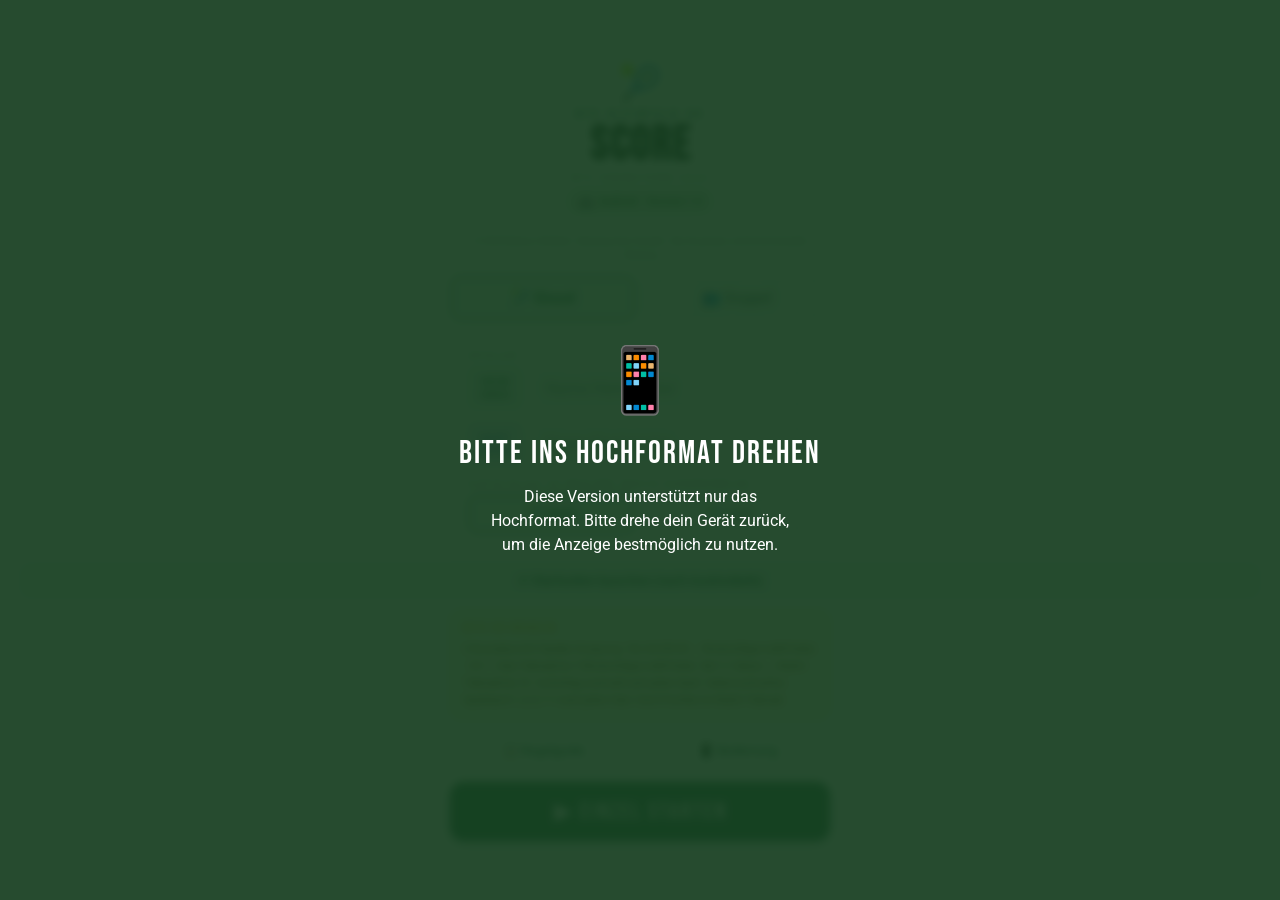
<file: tennis-score/android/btv_u9_score_android.html>
<!DOCTYPE html>
<html lang="de">
<head>
<meta charset="UTF-8">
<meta name="viewport" content="width=device-width, initial-scale=1.0, maximum-scale=1.0, user-scalable=no">
<meta name="mobile-web-app-capable" content="yes">
<meta name="theme-color" content="#2e7d52">
<title>BTV U9 Kleinfeld Score · Android 1.4</title>
<style>
  @import url('https://fonts.googleapis.com/css2?family=Bebas+Neue&family=Roboto:wght@400;500;700&display=swap');

  :root {
    --green:      #2e7d52;
    --green-light:#e8f5ee;
    --green-mid:  #c5e5d3;
    --accent:     #1a6b40;
    --blue:       #2c5fbb;
    --blue-light: #e8eef8;
    --yellow:     #e8a800;
    --yellow-bg:  #fff8e1;
    --text:       #1a2e22;
    --text-mid:   #4a6455;
    --text-light: #8aab98;
    --bg:         #f4f8f5;
    --white:      #ffffff;
    --border:     #d4e6da;
  }

  * { box-sizing: border-box; margin: 0; padding: 0; -webkit-tap-highlight-color: transparent; }

  body {
    font-family: 'Roboto', sans-serif;
    background: var(--bg); color: var(--text);
    min-height: 100vh; min-height: -webkit-fill-available;
    display: -webkit-flex; display: flex;
    -webkit-flex-direction: column; flex-direction: column;
    overflow: hidden; position: fixed; width: 100%; height: 100%;
  }

  .screen { display: none; flex-direction: column; height: 100%; }
  .screen.active { display: flex; }

  /* ══════════ SETUP ══════════ */
  #setup {
    background: #ffffff;
    padding: 20px 20px 16px;
    gap: 12px; align-items: center; justify-content: center; overflow-y: auto;
  }

  .logo { text-align: center; }
  .logo .btv { font-family: 'Bebas Neue', sans-serif; font-size: 12px; letter-spacing: 4px; color: var(--green); }
  .logo h1  { font-family: 'Bebas Neue', sans-serif; font-size: 48px; line-height: 1; letter-spacing: 2px; color: var(--text); }
  .logo .sub { font-size: 10px; color: var(--text-light); letter-spacing: 2px; text-transform: uppercase; margin-top: 2px; }
  .logo .platform-badge {
    display: inline-flex; align-items: center; gap: 5px;
    background: #e8f5e9; border: 1px solid #a5d6a7; border-radius: 20px;
    padding: 4px 10px; font-size: 11px; color: #2e7d32; margin-top: 6px;
    font-family: 'Roboto', sans-serif; letter-spacing: 0; font-weight: 500;
  }
  .logo .platform-badge .plat-icon { font-size: 13px; }

  .setup-card {
    background: var(--white); border: 1px solid var(--border); border-radius: 16px;
    padding: 16px; width: 100%; max-width: 380px;
    display: flex; flex-direction: column; gap: 12px;
    box-shadow: 0 2px 12px rgba(30,80,50,0.07);
  }

  .setup-card .field-label {
    font-size: 10px; letter-spacing: 2px; text-transform: uppercase;
    color: var(--text-light); display: block; margin-bottom: 5px;
  }

  .name-row {
    display: grid; grid-template-columns: 56px 1fr; gap: 8px; align-items: center;
  }
  .side-badge {
    background: var(--green-light); border: 1px solid var(--green-mid);
    border-radius: 8px; padding: 8px 4px; text-align: center;
    font-size: 10px; font-weight: 700; color: var(--accent); letter-spacing: 1px; text-transform: uppercase;
    line-height: 1.3;
  }
  .side-badge.guest-badge { background: var(--blue-light); border-color: #b8cef0; color: var(--blue); }

  .setup-card input {
    width: 100%; background: var(--bg); border: 1px solid var(--border);
    border-radius: 10px; padding: 11px 14px; font-size: 16px; color: var(--text);
    font-family: 'Roboto', sans-serif; outline: none; transition: border-color 0.2s;
  }
  .setup-card input:focus { border-color: var(--green); }
  .setup-card input::placeholder { color: var(--text-light); }

  .toggle-row { display: flex; gap: 8px; }
  .toggle-btn {
    flex: 1; padding: 10px 6px; border-radius: 10px;
    border: 1px solid var(--border); background: var(--bg);
    color: var(--text-mid); font-family: 'Roboto', sans-serif;
    font-size: 13px; cursor: pointer; transition: all 0.15s; text-align: center; line-height: 1.35;
  }
  .toggle-btn.active { background: var(--green-light); border-color: var(--green); color: var(--accent); font-weight: 600; }

  .rules-box {
    background: var(--yellow-bg); border: 1px solid #f0d070; border-radius: 10px;
    padding: 10px 13px; font-size: 10px; color: #7a5e00; line-height: 1.7;
    width: 100%; max-width: 380px;
  }
  .rules-box strong { color: var(--yellow); font-size: 9px; letter-spacing: 2px; text-transform: uppercase; display: block; margin-bottom: 4px; }

  .btn-start {
    background: var(--green); color: #fff; border: none; border-radius: 14px;
    padding: 15px 32px; font-family: 'Bebas Neue', sans-serif; font-size: 24px;
    letter-spacing: 2px; cursor: pointer; width: 100%; max-width: 380px;
    box-shadow: 0 4px 14px rgba(30,100,60,0.2);
  }
  .btn-start:active { opacity: 0.88; transform: scale(0.98); }

  /* ══════════ SCORE SCREEN ══════════ */
  #score { background: var(--bg); flex-direction: column; }

  .score-header {
    background: var(--white); border-bottom: 1px solid var(--border);
    padding: 9px 14px 7px; display: flex; justify-content: space-between; align-items: center; flex-shrink: 0;
    box-shadow: 0 1px 6px rgba(0,0,0,0.05);
  }
  .score-header .title { font-family: 'Bebas Neue', sans-serif; font-size: 13px; letter-spacing: 3px; color: var(--green); }
  .score-header .status { font-size: 11px; color: var(--text-light); }
  .header-btns { display: flex; gap: 6px; }
  .btn-header { background: none; border: 1px solid var(--border); border-radius: 7px; color: var(--text-mid); font-size: 12px; padding: 4px 10px; cursor: pointer; font-family: 'Roboto', sans-serif; }
  .btn-header.back { color: var(--accent); border-color: var(--green-mid); }

  /* Scoreboard */
  .scoreboard { background: var(--white); border-bottom: 1px solid var(--border); padding: 8px 14px; flex-shrink: 0; }
  .scoreboard-header { display: grid; grid-template-columns: 1fr 38px 38px 38px 58px; gap: 4px; padding-bottom: 3px; border-bottom: 1px solid var(--border); margin-bottom: 3px; }
  .scoreboard-header span { text-align: center; font-size: 9px; letter-spacing: 1.5px; text-transform: uppercase; color: var(--text-light); }
  .scoreboard-header span:first-child { text-align: left; }
  .scoreboard-row { display: grid; grid-template-columns: 1fr 38px 38px 38px 58px; gap: 4px; align-items: center; padding: 3px 0; }

  .player-label-cell { display: flex; flex-direction: column; overflow: hidden; }
  .player-side-tag { font-size: 8px; letter-spacing: 1.5px; text-transform: uppercase; color: var(--text-light); line-height: 1; margin-bottom: 1px; }
  .player-side-tag.heim { color: var(--accent); }
  .player-side-tag.gast { color: var(--blue); }
  .player-name-sb { font-size: 13px; font-weight: 600; white-space: nowrap; overflow: hidden; text-overflow: ellipsis; color: var(--text); }

  .set-score { text-align: center; font-family: 'Bebas Neue', sans-serif; font-size: 20px; color: var(--text-light); line-height: 1; }
  .set-score.current { color: var(--text); }
  .set-score.won { color: var(--green); font-size: 22px; }
  .tb-small { font-size: 10px; font-family: 'Roboto', sans-serif; vertical-align: super; margin-left: 1px; opacity: 0.75; }
  .game-score { text-align: center; font-family: 'Bebas Neue', sans-serif; font-size: 26px; color: var(--text); background: var(--green-light); border-radius: 8px; padding: 2px 4px; line-height: 1.2; }

  /* Phase banner */
  .phase-banner { text-align: center; padding: 5px; font-size: 10px; letter-spacing: 1.5px; text-transform: uppercase; flex-shrink: 0; font-weight: 500; }
  .phase-banner.normal { background: var(--yellow-bg); border-top: 1px solid #f0d070; border-bottom: 1px solid #f0d070; color: #9a7000; }
  .phase-banner.tiebreak { background: #fff0e6; border-top: 1px solid #f5c090; border-bottom: 1px solid #f5c090; color: #c04000; }
  .phase-banner.matchtb { background: #fce8e8; border-top: 1px solid #f0a0a0; border-bottom: 1px solid #f0a0a0; color: #a00000; }

  /* Seitenwechsel banner */
  .side-change-banner { display: none; background: var(--green); color: #fff; text-align: center; padding: 10px 14px; flex-shrink: 0; font-family: 'Bebas Neue', sans-serif; font-size: 18px; letter-spacing: 3px; animation: pulse 1s ease infinite alternate; }
  .side-change-banner.visible { display: block; }
  @keyframes pulse { from { background: var(--green); } to { background: var(--accent); } }

  /* Court */
  .court-area { flex: 1; display: grid; grid-template-rows: 1fr 1fr; gap: 4px; padding: 10px; min-height: 0; }

  .player-zone {
    border-radius: 16px; display: flex; flex-direction: column;
    align-items: center; justify-content: center; cursor: pointer;
    position: relative; overflow: hidden; transition: transform 0.08s; user-select: none;
    -webkit-user-select: none; touch-action: manipulation;
    border: 2px solid transparent; box-shadow: 0 2px 10px rgba(0,0,0,0.06);
  }
  .player-zone:active { transform: scale(0.98); }
  .player-zone.home { background: linear-gradient(145deg, #eef7f2, #d8f0e4); }
  .player-zone.guest { background: linear-gradient(145deg, #eef3fc, #ddeaf8); }

  .serve-dot { width: 13px; height: 13px; border-radius: 50%; background: var(--yellow); position: absolute; top: 12px; right: 12px; box-shadow: 0 0 8px rgba(232,168,0,0.6); opacity: 0; transition: opacity 0.25s; }
  .player-zone.serving .serve-dot { opacity: 1; }

  .zone-top-row { position: absolute; top: 10px; left: 12px; right: 32px; display: flex; align-items: center; gap: 6px; }
  .zone-heim-gast { font-size: 9px; font-weight: 700; letter-spacing: 2px; text-transform: uppercase; padding: 2px 6px; border-radius: 4px; }
  .zone-heim-gast.heim { background: rgba(46,125,82,0.15); color: var(--accent); }
  .zone-heim-gast.gast { background: rgba(44,95,187,0.15); color: var(--blue); }
  .zone-side-label { font-size: 9px; color: var(--text-light); letter-spacing: 1px; }
  .zone-deuce-ad {
    font-size: 8px;
    font-weight: 600;
    color: var(--accent);
    background: rgba(46,125,82,0.15);
    padding: 2px 4px;
    border-radius: 3px;
    letter-spacing: 0.5px;
    text-transform: uppercase;
    display: none;
  }
  .player-zone.serving .zone-deuce-ad { display: inline-block; }

  .zone-name { font-size: 18px; font-weight: 700; color: var(--text); margin-bottom: 4px; text-align: center; padding: 0 12px; margin-top: 16px; }
  .point-display { font-family: 'Bebas Neue', sans-serif; font-size: 74px; line-height: 1; color: var(--text); }
  .tap-hint { position: absolute; bottom: 9px; font-size: 9px; letter-spacing: 1.5px; text-transform: uppercase; color: var(--text-light); }

  /* Bottom bar */
  .bottom-bar { display: flex; gap: 8px; padding: 8px 10px 14px; flex-shrink: 0; }
  .btn-undo { flex: 1; background: var(--white); border: 1px solid var(--border); border-radius: 12px; color: var(--text-mid); font-family: 'Roboto', sans-serif; font-size: 14px; padding: 12px; cursor: pointer; }
  .btn-serve-manual { flex: 1; background: var(--yellow-bg); border: 1px solid #f0d070; border-radius: 12px; color: #9a7000; font-family: 'Roboto', sans-serif; font-size: 11px; padding: 8px; cursor: pointer; text-align: center; line-height: 1.4; }

  /* ══════════ MODALS ══════════ */
  .modal-overlay { display: none; position: fixed; top: 0; right: 0; bottom: 0; left: 0; background: rgba(20,60,30,0.4); z-index: 100; align-items: center; justify-content: center; padding: 20px; -webkit-backdrop-filter: blur(3px); backdrop-filter: blur(3px); }
  .modal-overlay.active { display: flex; }
  .modal { background: var(--white); border: 1px solid var(--border); border-radius: 20px; padding: 24px 22px; width: 100%; max-width: 340px; text-align: center; box-shadow: 0 8px 32px rgba(0,0,0,0.12); }
  .modal h2 { font-family: 'Bebas Neue', sans-serif; font-size: 30px; letter-spacing: 2px; color: var(--accent); margin-bottom: 6px; }
  .modal p { font-size: 14px; color: var(--text-mid); margin-bottom: 18px; line-height: 1.6; white-space: pre-line; }
  .btn-row { display: flex; gap: 10px; }
  .btn-primary { flex: 1; background: var(--green); color: #fff; border: none; border-radius: 12px; padding: 13px; font-family: 'Bebas Neue', sans-serif; font-size: 20px; letter-spacing: 1px; cursor: pointer; }
  .btn-secondary { flex: 1; background: var(--bg); border: 1px solid var(--border); border-radius: 12px; color: var(--text-mid); font-family: 'Roboto', sans-serif; font-size: 14px; cursor: pointer; }
  .btn-blue { background: var(--blue); color: #fff; }
  #modal-side .modal { border: 3px solid var(--green); }
  #modal-side .modal h2 { color: var(--green); font-size: 36px; }

  /* ══════════ ORIENTATION HINT ══════════ */
  #orientation-hint {
    display: none;
    position: fixed; inset: 0;
    z-index: 9999;
    background: rgba(20,60,30,0.92);
    color: #fff;
    flex-direction: column; align-items: center; justify-content: center;
    text-align: center; padding: 24px;
    -webkit-backdrop-filter: blur(4px); backdrop-filter: blur(4px);
  }
  #orientation-hint .ohint-icon { font-size: 64px; margin-bottom: 16px; }
  #orientation-hint .ohint-title { font-family: 'Bebas Neue', sans-serif; font-size: 32px; letter-spacing: 2px; margin-bottom: 12px; }
  #orientation-hint .ohint-text  { font-size: 16px; line-height: 1.5; max-width: 320px; }

  @media (orientation: landscape) {
    #orientation-hint { display: flex; }
  }

  /* ══════════ WINNER ══════════ */
  #winner {
    background: linear-gradient(160deg, #e0f2e8 0%, #f4f8f5 100%);
    align-items: center; justify-content: center; padding: 28px 24px; gap: 14px; text-align: center; overflow-y: auto;
  }
  #winner .trophy { font-size: 60px; animation: bounce 1s ease infinite alternate; }
  @keyframes bounce { from { transform: translateY(0); } to { transform: translateY(-8px); } }
  #winner h2 { font-family: 'Bebas Neue', sans-serif; font-size: 13px; letter-spacing: 4px; color: var(--text-light); }
  #winner .winner-name { font-family: 'Bebas Neue', sans-serif; font-size: 48px; color: var(--accent); letter-spacing: 2px; line-height: 1; }
  #winner .final-score-display { background: var(--white); border: 1px solid var(--border); border-radius: 14px; padding: 14px 20px; width: 100%; max-width: 340px; }
  #winner .final-score-display .score-line { font-family: 'Bebas Neue', sans-serif; font-size: 20px; color: var(--text-mid); letter-spacing: 1px; margin-bottom: 4px; }
  #winner .final-score-display .score-detail { font-size: 13px; color: var(--text-light); line-height: 1.6; }
  .winner-btns { display: flex; flex-direction: column; gap: 8px; width: 100%; max-width: 340px; }
  .btn-pdf { background: var(--accent); color: #fff; border: none; border-radius: 14px; padding: 14px; font-family: 'Bebas Neue', sans-serif; font-size: 22px; letter-spacing: 2px; cursor: pointer; box-shadow: 0 4px 14px rgba(30,100,60,0.2); }
  .btn-new-match { background: var(--white); color: var(--text-mid); border: 1px solid var(--border); border-radius: 14px; padding: 12px; font-family: 'Roboto', sans-serif; font-size: 15px; cursor: pointer; }

  /* PDF hidden print area */
  #pdf-area { display: none; }

  @media print {
    body > * { display: none !important; }
    #pdf-area { display: block !important; padding: 24px; font-family: 'DM Sans', Arial, sans-serif; color: #1a2e22; }
    #pdf-area h1 { font-size: 28px; margin-bottom: 4px; }
    #pdf-area .pdf-sub { font-size: 13px; color: #666; margin-bottom: 20px; }
    #pdf-area table { width: 100%; border-collapse: collapse; margin-bottom: 16px; }
    #pdf-area th { background: #e8f5ee; padding: 8px 12px; text-align: left; font-size: 11px; letter-spacing: 1px; text-transform: uppercase; border: 1px solid #d4e6da; }
    #pdf-area td { padding: 10px 12px; border: 1px solid #d4e6da; font-size: 15px; }
    #pdf-area .winner-row { background: #f0faf5; font-weight: 700; }
    #pdf-area .pdf-result { font-size: 22px; font-weight: 700; margin-bottom: 8px; }
    #pdf-area .pdf-footer { font-size: 11px; color: #999; margin-top: 24px; }
  }

  /* ══════════ RULES SCREEN ══════════ */
  #rules, #howto {
    background: #ffffff;
    overflow-y: auto;
    flex-direction: column;
  }

  .rules-header {
    background: var(--white); border-bottom: 1px solid var(--border);
    padding: 12px 16px; display: flex; align-items: center; gap: 12px;
    flex-shrink: 0; position: sticky; top: 0; z-index: 10;
    box-shadow: 0 1px 6px rgba(0,0,0,0.05);
  }
  .rules-header h2 { font-family: "Bebas Neue", sans-serif; font-size: 22px; letter-spacing: 2px; color: var(--green); flex: 1; }
  .btn-rules-back { background: none; border: 1px solid var(--border); border-radius: 8px; color: var(--text-mid); font-family: 'Roboto', sans-serif; font-size: 13px; padding: 6px 12px; cursor: pointer; }

  .rules-content { padding: 16px; display: flex; flex-direction: column; gap: 14px; max-width: 480px; margin: 0 auto; width: 100%; }

  .rule-card {
    background: var(--white); border: 1px solid var(--border); border-radius: 14px;
    overflow: hidden; box-shadow: 0 1px 6px rgba(0,0,0,0.04);
  }
  .rule-card-header {
    display: flex; align-items: center; gap: 10px;
    padding: 12px 14px; background: var(--green-light);
    border-bottom: 1px solid var(--border);
  }
  .rule-card-icon { font-size: 20px; }
  .rule-card-title { font-family: "Bebas Neue", sans-serif; font-size: 17px; letter-spacing: 1.5px; color: var(--accent); }
  .rule-card-body { padding: 12px 14px; display: flex; flex-direction: column; gap: 8px; }
  .rule-item { display: flex; gap: 10px; align-items: flex-start; font-size: 13px; line-height: 1.55; color: var(--text-mid); }
  .rule-dot { width: 6px; height: 6px; border-radius: 50%; background: var(--green); flex-shrink: 0; margin-top: 6px; }
  .rule-item strong { color: var(--text); }
  .rule-highlight {
    background: var(--yellow-bg); border: 1px solid #f0d070; border-radius: 8px;
    padding: 8px 12px; font-size: 12px; color: #7a5e00; line-height: 1.6;
  }
  .rule-highlight strong { color: #9a7000; display: block; margin-bottom: 2px; font-size: 10px; letter-spacing: 1px; text-transform: uppercase; }

  .rules-footer { text-align: center; padding: 12px 16px 24px; font-size: 10px; color: var(--text-light); line-height: 1.7; }
  .copyright-note {
    text-align: center; font-size: 9px; color: var(--text-light);
    padding: 8px 16px 0; line-height: 1.6; max-width: 380px; margin: 0 auto;
  }

  .btn-rules-open {
    background: var(--white); color: var(--accent); border: 1px solid var(--green-mid);
    border-radius: 12px; padding: 11px 16px; font-family: 'Roboto', sans-serif;
    font-size: 13px; cursor: pointer; width: 100%; max-width: 380px;
    display: flex; align-items: center; justify-content: center; gap: 6px;
  }


  /* Querformat-Layout zurückgestellt — siehe TODO.md */

  /* Visual side swap in court (Hochformat) */
  .court-area.swapped #zone-home { order: 2; }
  .court-area.swapped #zone-guest { order: 1; }

  /* Visual side swap im Doppel (Hochformat) */
  #court-doppel.swapped #dbl-zone-home  { order: 2; }
  #court-doppel.swapped #dbl-zone-guest { order: 1; }

  .btn-side-change {
    flex: 1; background: rgba(46,125,82,0.1); border: 1px solid var(--green-mid);
    border-radius: 12px; color: var(--accent); font-family: 'Roboto', sans-serif;
    font-size: 11px; padding: 8px; cursor: pointer; text-align: center; line-height: 1.4;
  }

  /* Setup: side swap button */
  .btn-setup-swap {
    background: var(--green-light); border: 1px solid var(--green-mid);
    border-radius: 10px; padding: 9px 14px; font-family: 'Roboto', sans-serif;
    font-size: 13px; color: var(--accent); cursor: pointer; width: 100%;
    display: flex; align-items: center; justify-content: center; gap: 6px;
    font-weight: 500;
  }


  /* ══ DOPPEL team zone layout ══ */
  /* Spieler nebeneinander (links=Ad, rechts=Deuce) — Draufsicht */

  .dbl-team-zone {
    flex-direction: column;
    gap: 0;
    padding: 0;
    overflow: hidden;
  }

  /* Player row: side by side */
  .dbl-players-row {
    display: flex;
    flex-direction: row;
    flex: 1;
    width: 100%;
    min-height: 0;
  }

  .dbl-player-slot {
    flex: 1;
    display: flex; flex-direction: column; align-items: center; justify-content: center;
    background: rgba(255,255,255,0.35); gap: 2px; padding: 4px 6px;
    transition: background 0.2s;
  }
  /* Vertical divider between players */
  .dbl-player-slot + .dbl-player-slot {
    border-left: 1px solid rgba(46,125,82,0.25);
  }
  .dbl-player-slot.is-server {
    background: rgba(232,168,0,0.2);
    border-bottom: 3px solid var(--yellow);
  }
  .dbl-player-name { font-size: 12px; font-weight: 700; color: var(--text); text-align: center; line-height: 1.2; }
  .dbl-player-pos  { font-size: 8px; color: var(--text-light); letter-spacing: 0.5px; text-transform: uppercase; }
  .dbl-serve-badge { font-size: 8px; color: var(--yellow); font-weight: 700; }

  /* Score and serve info */
  .dbl-serve-info {
    font-size: 9px; color: var(--accent); font-weight: 600;
    padding: 2px 6px; background: rgba(46,125,82,0.1); border-radius: 4px;
    text-align: center; min-height: 14px; width: 100%; flex-shrink: 0;
  }
  .dbl-point { font-size: 40px !important; margin: 2px 0 !important; }

  .dbl-team-zone .zone-top-row { top: 4px; }

  /* Doppel scoreboard */
  .player-name-sb.dbl-team { font-size: 11px; }

</style>
</head>
<body>

<!-- ══ SETUP ══ -->
<div id="setup" class="screen active">
  <div class="logo">
    <div style="font-size:34px;margin-bottom:4px">🎾</div>
    <div class="btv">BTV Kleinfeld U9</div>
    <h1>Score</h1>
    <div class="sub">BTV Südbayern 2026</div>
    <div class="platform-badge"><span class="plat-icon">🤖</span> Android · Version 1.4</div>
  </div>
  <div class="copyright-note">© 2026 Markus Ströbele · Nutzung ohne Gewähr · Nur für private, nicht-kommerzielle Nutzung</div>

  <!-- Mode selector -->
  <div class="toggle-row" style="width:100%;max-width:380px">
    <button class="toggle-btn active" id="mode-einzel" onclick="setMode('einzel')" style="font-size:15px;padding:12px">🎾 Einzel</button>
    <button class="toggle-btn" id="mode-doppel" onclick="setMode('doppel')" style="font-size:15px;padding:12px">👥 Doppel</button>
  </div>

  <!-- EINZEL setup -->
  <div id="setup-einzel" class="setup-card">
    <div>
      <span class="field-label">Spieler</span>
      <div class="name-row">
        <div class="side-badge">Heim<br>oben</div>
        <input type="text" id="name-home" placeholder="Name Heimspieler" maxlength="16" oninput="updateServeButtonLabels('einzel')">
      </div>
    </div>
    <div>
      <div class="name-row">
        <div class="side-badge guest-badge">Gast<br>unten</div>
        <input type="text" id="name-guest" placeholder="Name Gastspieler" maxlength="16" oninput="updateServeButtonLabels('einzel')">
      </div>
    </div>
    <div>
      <span class="field-label">Aufschlag zu Beginn (nach Ausknobeln)</span>
      <div class="toggle-row">
        <button class="toggle-btn active" id="serve-p1" onclick="setFirstServe('home')">🎾 Heim</button>
        <button class="toggle-btn" id="serve-p2" onclick="setFirstServe('guest')">🎾 Gast</button>
      </div>
    </div>
  </div>

  <!-- DOPPEL setup -->
  <div id="setup-doppel" class="setup-card" style="display:none">
    <div>
      <span class="field-label">Heim-Team (oben / links)</span>
      <div style="display:flex;flex-direction:column;gap:6px">
        <input type="text" id="dbl-h1" placeholder="Heim Spieler 1" maxlength="14" oninput="updateServeButtonLabels('doppel')">
        <input type="text" id="dbl-h2" placeholder="Heim Spieler 2" maxlength="14" oninput="updateServeButtonLabels('doppel')">
      </div>
    </div>
    <div>
      <span class="field-label">Gast-Team (unten / rechts)</span>
      <div style="display:flex;flex-direction:column;gap:6px">
        <input type="text" id="dbl-g1" placeholder="Gast Spieler 1" maxlength="14" oninput="updateServeButtonLabels('doppel')">
        <input type="text" id="dbl-g2" placeholder="Gast Spieler 2" maxlength="14" oninput="updateServeButtonLabels('doppel')">
      </div>
    </div>
    <div>
      <span class="field-label">Welches Team schlägt zuerst auf?</span>
      <div class="toggle-row">
        <button class="toggle-btn active" id="dbl-serve-home" onclick="setDblFirstServe('home')">🎾 Heim</button>
        <button class="toggle-btn" id="dbl-serve-guest" onclick="setDblFirstServe('guest')">🎾 Gast</button>
      </div>
    </div>
    <div>
      <span class="field-label">Erster Aufschläger im Heim-Team</span>
      <div class="toggle-row">
        <button class="toggle-btn active" id="dbl-first-h1" onclick="setDblFirstPlayer('home',1)">Spieler 1</button>
        <button class="toggle-btn" id="dbl-first-h2" onclick="setDblFirstPlayer('home',2)">Spieler 2</button>
      </div>
    </div>
    <div>
      <span class="field-label">Erster Aufschläger im Gast-Team</span>
      <div class="toggle-row">
        <button class="toggle-btn active" id="dbl-first-g1" onclick="setDblFirstPlayer('guest',1)">Spieler 1</button>
        <button class="toggle-btn" id="dbl-first-g2" onclick="setDblFirstPlayer('guest',2)">Spieler 2</button>
      </div>
    </div>
  </div>

  <button class="btn-setup-swap" onclick="swapSetupSides()">⇄ Startseiten tauschen (nach Ausknobeln)</button>

  <div class="rules-box">
    <strong>BTV U9 Regeln</strong>
    2 Kurzsätze mit 2 Spielen Vorsprung · No-Ad (40:40 → Rückschläger wählt Seite) · 4:4 → Satz-Tiebreak bis 7 (Rückschläger wählt Seite) · Bei 1:1 Sätzen → Match-Tiebreak bis 10 · Aufschlag wechselt nach jedem Spiel · Seitenwechsel bei Spielstand 1, 3, 5, 7 + nach jedem Satz + bei 6 Punkten im Match-Tiebreak
  </div>

  <div style="display:flex;gap:8px;width:100%;max-width:380px">
    <button class="btn-rules-open" style="flex:1" onclick="rulesReturnTarget='setup'; showScreen('rules')">📋 Regelguide</button>
    <button class="btn-rules-open" style="flex:1" onclick="rulesReturnTarget='setup'; showScreen('howto')">📱 Bedienung</button>
  </div>
  <button class="btn-start" id="btn-start" onclick="startGame()">▶ Einzel starten</button>
</div>

<!-- ══ SCORE ══ -->
<div id="score" class="screen">
  <div class="score-header">
    <div class="title">U9 Kleinfeld</div>
    <div class="status" id="phase-label">Satz 1</div>
    <div class="header-btns">
      <button class="btn-header back" onclick="goToSetup()">← Namen</button>
      <button class="btn-header" onclick="showMenu()">Menü</button>
    </div>
  </div>

  <div class="scoreboard">
    <div class="scoreboard-header">
      <span>Spieler</span><span>S1</span><span>S2</span><span>MT</span><span>Spiel</span>
    </div>
    <div class="scoreboard-row">
      <div class="player-label-cell">
        <span class="player-side-tag heim">Heim</span>
        <span class="player-name-sb" id="sb-name-home">–</span>
      </div>
      <div class="set-score" id="sb-s1-home">–</div>
      <div class="set-score" id="sb-s2-home">–</div>
      <div class="set-score" id="sb-s3-home">–</div>
      <div class="game-score" id="sb-game-home">0</div>
    </div>
    <div class="scoreboard-row">
      <div class="player-label-cell">
        <span class="player-side-tag gast">Gast</span>
        <span class="player-name-sb" id="sb-name-guest">–</span>
      </div>
      <div class="set-score" id="sb-s1-guest">–</div>
      <div class="set-score" id="sb-s2-guest">–</div>
      <div class="set-score" id="sb-s3-guest">–</div>
      <div class="game-score" id="sb-game-guest">0</div>
    </div>
  </div>

  <div class="phase-banner normal" id="phase-banner">Kurzsatz 1 · Min. 4 Spiele · 2 Vorsprung · No-Ad</div>
  <div class="side-change-banner" id="side-banner">⇄ SEITENWECHSEL ⇄</div>

  <div class="court-area" id="court-area">
    <!-- EINZEL zones (default) -->
    <div class="player-zone home" id="zone-home" onclick="scorePoint('home')">
      <div class="serve-dot"></div>
      <div class="zone-top-row">
        <span class="zone-heim-gast heim">Heim</span>
        <span class="zone-side-label" id="side-home">◀ Links</span>
        <span class="zone-deuce-ad" id="serving-side-home">Deuce</span>
      </div>
      <div class="zone-name" id="zone-name-home">Heimspieler</div>
      <div class="point-display" id="point-home">0</div>
      <div class="tap-hint" id="tap-home">▲ Tippen für Punkt</div>
    </div>
    <div class="player-zone guest" id="zone-guest" onclick="scorePoint('guest')">
      <div class="serve-dot"></div>
      <div class="zone-top-row">
        <span class="zone-heim-gast gast">Gast</span>
        <span class="zone-side-label" id="side-guest">▶ Rechts</span>
        <span class="zone-deuce-ad" id="serving-side-guest">Deuce</span>
      </div>
      <div class="zone-name" id="zone-name-guest">Gastspieler</div>
      <div class="point-display" id="point-guest">0</div>
      <div class="tap-hint" id="tap-guest">▼ Tippen für Punkt</div>
    </div>
  </div>

  <!-- DOPPEL court (hidden by default) -->
  <!-- Stacked top/bottom (Heim oben, Gast unten) wie Einzel -->
  <div class="court-area" id="court-doppel" style="display:none">
    <!-- Heim team zone: 2 Spieler oben/unten -->
    <div class="player-zone home dbl-team-zone" id="dbl-zone-home" onclick="scorePoint('home')">
      <div class="serve-dot"></div>
      <div class="zone-top-row">
        <span class="zone-heim-gast heim">Heim</span>
        <span class="zone-side-label" id="dbl-side-home">◀ Links</span>
      </div>
      <!-- U9: beide an der Grundlinie — links/rechts -->
      <div class="dbl-players-row">
        <div class="dbl-player-slot" id="dbl-h1-slot">
          <div class="dbl-player-name" id="dbl-h1-name">H1</div>
          <div class="dbl-player-pos" id="dbl-h1-pos">–</div>
          <div class="dbl-serve-badge" id="dbl-h1-serve" style="display:none">🎾</div>
        </div>
        <div class="dbl-player-slot" id="dbl-h2-slot">
          <div class="dbl-player-name" id="dbl-h2-name">H2</div>
          <div class="dbl-player-pos" id="dbl-h2-pos">–</div>
          <div class="dbl-serve-badge" id="dbl-h2-serve" style="display:none">🎾</div>
        </div>
      </div>
      <div class="dbl-serve-info" id="dbl-home-serve-info"></div>
      <div class="point-display dbl-point" id="dbl-point-home">0</div>
    </div>
    <!-- Gast team zone: 2 Spieler oben/unten -->
    <div class="player-zone guest dbl-team-zone" id="dbl-zone-guest" onclick="scorePoint('guest')">
      <div class="serve-dot"></div>
      <div class="zone-top-row">
        <span class="zone-heim-gast gast">Gast</span>
        <span class="zone-side-label" id="dbl-side-guest">▶ Rechts</span>
      </div>
      <!-- U9: beide Spieler an der Grundlinie — links/rechts -->
      <div class="dbl-players-row">
        <div class="dbl-player-slot" id="dbl-g1-slot">
          <div class="dbl-player-name" id="dbl-g1-name">G1</div>
          <div class="dbl-player-pos" id="dbl-g1-pos">–</div>
          <div class="dbl-serve-badge" id="dbl-g1-serve" style="display:none">🎾</div>
        </div>
        <div class="dbl-player-slot" id="dbl-g2-slot">
          <div class="dbl-player-name" id="dbl-g2-name">G2</div>
          <div class="dbl-player-pos" id="dbl-g2-pos">–</div>
          <div class="dbl-serve-badge" id="dbl-g2-serve" style="display:none">🎾</div>
        </div>
      </div>
      <div class="dbl-serve-info" id="dbl-guest-serve-info"></div>
      <div class="point-display dbl-point" id="dbl-point-guest">0</div>
    </div>
  </div>

  <div class="bottom-bar">
    <button class="btn-undo" onclick="undoPoint()">↩ Rückgängig</button>
    <button class="btn-side-change" onclick="manualSwapSides()">⇄ Seiten<br>wechseln</button>
    <button class="btn-serve-manual" onclick="manualToggleServe()">🎾 Aufschlag<br>wechseln</button>
    <button class="btn-serve-manual" id="btn-player-change" onclick="manualTogglePlayer()" style="display:none">🔄 Spieler<br>wechseln</button>
  </div>
</div>


<!-- ══ RULES ══ -->
<div id="rules" class="screen">
  <div class="rules-header">
    <button class="btn-rules-back" onclick="returnFromRules()">← Zurück</button>
    <h2>🎾 Regelguide U9</h2>
  </div>

  <div class="rules-content">

    <!-- Zählweise -->
    <div class="rule-card">
      <div class="rule-card-header">
        <span class="rule-card-icon">🔢</span>
        <span class="rule-card-title">Zählweise</span>
      </div>
      <div class="rule-card-body">
        <div class="rule-item"><div class="rule-dot"></div><div>Punkte: <strong>0 → 15 → 30 → 40 → Spiel</strong></div></div>
        <div class="rule-item"><div class="rule-dot"></div><div>Ein <strong>Satz</strong> geht mindestens bis 4 Spiele mit <strong>2 Spielen Vorsprung</strong> (z.B. 4:2, 5:3).</div></div>
        <div class="rule-item"><div class="rule-dot"></div><div>Bei <strong>4:4</strong> → Satz-Tiebreak bis 7 Punkte (mind. 2 Punkte Vorsprung nötig).</div></div>
        <div class="rule-item"><div class="rule-dot"></div><div>Bei <strong>Satzgleichstand 1:1</strong> → Match-Tiebreak bis 10 Punkte (mind. 2 Punkte Vorsprung).</div></div>
        <div class="rule-item"><div class="rule-dot"></div><div>Gespielt werden <strong>2 Sätze</strong>. Wer zuerst 2 Sätze gewinnt, gewinnt das Match.</div></div>
      </div>
    </div>

    <!-- No-Ad -->
    <div class="rule-card">
      <div class="rule-card-header">
        <span class="rule-card-icon">⚡</span>
        <span class="rule-card-title">No-Ad (bei 40:40)</span>
      </div>
      <div class="rule-card-body">
        <div class="rule-item"><div class="rule-dot"></div><div>Bei <strong>40:40</strong> gibt es keinen Einstand/Vorteil wie im normalen Tennis.</div></div>
        <div class="rule-item"><div class="rule-dot"></div><div>Der <strong>Rückschläger</strong> (der der empfängt) darf wählen, auf welche Seite aufgeschlagen wird.</div></div>
        <div class="rule-item"><div class="rule-dot"></div><div>Wer diesen einen Punkt gewinnt, gewinnt das Spiel — fertig!</div></div>
        <div class="rule-highlight"><strong>Tipp für Eltern</strong>Wenn beide Kinder 40 haben, sagt das Kind das zurückspielt: „Ich möchte auf die Vorhand/Rückhand-Seite". Dann wird dieser eine Punkt gespielt.</div>
      </div>
    </div>

    <!-- Aufschlag -->
    <div class="rule-card">
      <div class="rule-card-header">
        <span class="rule-card-icon">🎯</span>
        <span class="rule-card-title">Aufschlag</span>
      </div>
      <div class="rule-card-body">
        <div class="rule-item"><div class="rule-dot"></div><div>Jeder Spieler hat <strong>2 Aufschläge</strong> pro Punkt.</div></div>
        <div class="rule-item"><div class="rule-dot"></div><div>Aufschlag erfolgt <strong>diagonal</strong> ins gegnerische Aufschlagfeld — abwechselnd von rechts und links.</div></div>
        <div class="rule-item"><div class="rule-dot"></div><div><strong>Südliga 2:</strong> Beim Unterhand-Aufschlag darf der Ball vorher aufspringen.</div></div>
        <div class="rule-item"><div class="rule-dot"></div><div>Berührt der Ball die <strong>Netzkante</strong> beim Aufschlag → Wiederholung (kein Fehler).</div></div>
        <div class="rule-item"><div class="rule-dot"></div><div>Der Aufschlag wechselt <strong>nach jedem Spiel</strong>.</div></div>
      </div>
    </div>

    <!-- Seitenwechsel -->
    <div class="rule-card">
      <div class="rule-card-header">
        <span class="rule-card-icon">⇄</span>
        <span class="rule-card-title">Seitenwechsel</span>
      </div>
      <div class="rule-card-body">
        <div class="rule-item"><div class="rule-dot"></div><div>Seitenwechsel wenn die <strong>Gesamtzahl gespielter Spiele</strong> im Satz ungerade ist: also nach Spielstand 1, 3, 5 oder 7.</div></div>
        <div class="rule-item"><div class="rule-dot"></div><div>Nach <strong>jedem Satz</strong> wechseln die Spieler die Seite.</div></div>
        <div class="rule-item"><div class="rule-dot"></div><div>Im Satz-Tiebreak und Match-Tiebreak: Seitenwechsel nach jeweils <strong>6 gespielten Punkten</strong> (6, 12, 18, …).</div></div>
        <div class="rule-item"><div class="rule-dot"></div><div>Vor dem Satz-Tiebreak und Match-Tiebreak: <strong>Rückschläger wählt</strong> auf welcher Seite er einschlägt.</div></div>
      </div>
    </div>

    <!-- Ablauf Spieltag -->
    <div class="rule-card">
      <div class="rule-card-header">
        <span class="rule-card-icon">📅</span>
        <span class="rule-card-title">Ablauf des Spieltags</span>
      </div>
      <div class="rule-card-body">
        <div class="rule-item"><div class="rule-dot"></div><div><strong>1. Motorik</strong> (ca. 30 Min.): 3 Übungen — Koordinationsslalom, Zielwurfstaffel, Einbeinsprung</div></div>
        <div class="rule-item"><div class="rule-dot"></div><div><strong>2. Einzel</strong> (ca. 80 Min.): 4 Einzel werden gespielt</div></div>
        <div class="rule-item"><div class="rule-dot"></div><div><strong>Pause</strong> zwischen Einzel und Doppel: max. 30 Minuten</div></div>
        <div class="rule-item"><div class="rule-dot"></div><div><strong>3. Doppel</strong> (ca. 40 Min.): 2 Doppel werden gespielt</div></div>
        <div class="rule-item"><div class="rule-dot"></div><div>Einschlagzeit vor dem Match: max. <strong>5 Minuten</strong></div></div>
      </div>
    </div>

    <!-- Wertung -->
    <div class="rule-card">
      <div class="rule-card-header">
        <span class="rule-card-icon">🏆</span>
        <span class="rule-card-title">Mannschaftswertung</span>
      </div>
      <div class="rule-card-body">
        <div class="rule-item"><div class="rule-dot"></div><div>Tennis: <strong>2 Punkte</strong> pro gewonnenem Match (max. 12 Punkte aus 4 Einzel + 2 Doppel)</div></div>
        <div class="rule-item"><div class="rule-dot"></div><div>Motorik: <strong>2 Punkte</strong> pro gewonnener Übung, <strong>1 Punkt</strong> bei Unentschieden (max. 6 Punkte)</div></div>
        <div class="rule-item"><div class="rule-dot"></div><div>Gesamtpunkte: max. <strong>18 Punkte</strong> pro Spieltag</div></div>
        <div class="rule-item"><div class="rule-dot"></div><div>Es gibt <strong>keinen Auf- oder Abstieg</strong> in dieser Liga.</div></div>
      </div>
    </div>

    <!-- Material -->
    <div class="rule-card">
      <div class="rule-card-header">
        <span class="rule-card-icon">🎒</span>
        <span class="rule-card-title">Ball & Schläger</span>
      </div>
      <div class="rule-card-body">
        <div class="rule-item"><div class="rule-dot"></div><div>Ball: <strong>Dunlop rot (Stage 3)</strong> — druckreduziert, 75% langsamer als normaler Ball</div></div>
        <div class="rule-item"><div class="rule-dot"></div><div>Schläger: empfohlene Länge <strong>43–58 cm</strong> (17–23 Inch)</div></div>
        <div class="rule-item"><div class="rule-dot"></div><div>Spielfeldbreite: <strong>6 Meter</strong> (Kleinfeld mit zwei Kleinfeldnetzen)</div></div>
      </div>
    </div>

    <!-- Doppel Sonderregel -->
    <div class="rule-card">
      <div class="rule-card-header">
        <span class="rule-card-icon">👥</span>
        <span class="rule-card-title">Doppel · Sonderregeln U9</span>
      </div>
      <div class="rule-card-body">
        <div class="rule-item"><div class="rule-dot"></div><div><strong>Aufschlag-Sonderregel U9:</strong> Beim Aufschlag stehen <strong>beide Spieler der Aufschlagseite hinter der Grundlinie</strong> — kein Partner am Netz beim Einschlagen.</div></div>
        <div class="rule-item"><div class="rule-dot"></div><div>Die beiden Spieler des <strong>returnierenden Teams</strong> stehen ebenfalls nebeneinander hinter der Grundlinie.</div></div>
        <div class="rule-item"><div class="rule-dot"></div><div>Nach dem Aufschlag darf (und soll) auch <strong>ans Netz gegangen</strong> werden.</div></div>
        <div class="rule-item"><div class="rule-dot"></div><div><strong>Aufschlag-Rotation:</strong> Alle 4 Spieler in fester Reihenfolge: z.B. Heim 1 → Gast 1 → Heim 2 → Gast 2 → Heim 1 ...</div></div>
        <div class="rule-item"><div class="rule-dot"></div><div>Der Aufschläger wechselt die Seite (Deuce/Ad) nach jedem Punkt. Sein Partner wechselt mit.</div></div>
        <div class="rule-item"><div class="rule-dot"></div><div>Die <strong>Returnspieler</strong> behalten ihre feste Seite für den gesamten Satz.</div></div>
        <div class="rule-highlight"><strong>Merkhilfe für Eltern</strong>Bei U9 gilt: Beim Aufschlag alle 4 Kinder hinten an der Grundlinie. Erst wenn der Ball im Spiel ist, dürfen sie ans Netz.</div>
      </div>
    </div>

    <!-- Aufstellung der Teams -->
    <div class="rule-card">
      <div class="rule-card-header">
        <span class="rule-card-icon">📋</span>
        <span class="rule-card-title">Aufstellung der Teams</span>
      </div>
      <div class="rule-card-body">
        <div class="rule-item"><div class="rule-dot"></div><div><strong>Einzel — Sortierung:</strong> Die Spieler für die Einzelspiele werden entsprechend ihrer gemeldeten Position aufsteigend sortiert. Der Spieler mit der niedrigsten Position in der Meldeliste spielt auf <strong>Position 1</strong>, der Spieler mit der höchsten Position auf <strong>Position 4</strong>.</div></div>
        <div class="rule-item"><div class="rule-dot"></div><div><strong>Einzel — Reihenfolge:</strong> Bei den Einzel-Paarungen spielen <strong>zuerst die Positionen 2 und 4</strong>, anschließend <strong>1 und 3</strong>.</div></div>
        <div class="rule-item"><div class="rule-dot"></div><div><strong>Doppel — Sortierung:</strong> Die Spieler für die Doppelspiele werden analog ihrer gemeldeten Positionen aufsteigend sortiert und ihnen entsprechend die <strong>Positionen 1 bis 4</strong> zugewiesen.</div></div>
        <div class="rule-item"><div class="rule-dot"></div><div><strong>Doppel — Paarungen:</strong> Die Spieler des Doppels mit der <strong>niedrigeren Summe</strong> ihrer beiden Positionen spielen das <strong>Doppel 1</strong>. Die Spieler mit der höheren Summe spielen das <strong>Doppel 2</strong>.</div></div>
        <div class="rule-highlight"><strong>Sonderfall</strong>Ist die Summe der Positionen beider Doppel <strong>5</strong> (also 1+4 und 2+3), ist es egal, welche Paarung Doppel 1 oder Doppel 2 spielt.</div>
      </div>
    </div>

  </div>

  <div class="rules-footer">Quelle: BTV Ausschreibung U9 Kleinfeld Sommer 2026 · Stand 24.04.2026<br>© 2026 Markus Ströbele · Nutzung ohne Gewähr · Nur für private, nicht-kommerzielle Nutzung</div>
</div>

<!-- ══ HOW-TO ══ -->
<div id="howto" class="screen">
  <div class="rules-header">
    <button class="btn-rules-back" onclick="returnFromRules()">← Zurück</button>
    <h2>📱 Bedienungsanleitung</h2>
  </div>

  <div class="rules-content">

    <div class="rule-card">
      <div class="rule-card-header">
        <span class="rule-card-icon">🚀</span>
        <span class="rule-card-title">Spiel starten</span>
      </div>
      <div class="rule-card-body">
        <div class="rule-item"><div class="rule-dot"></div><div>Oben <strong>Einzel</strong> oder <strong>Doppel</strong> auswählen.</div></div>
        <div class="rule-item"><div class="rule-dot"></div><div>Die <strong>Namen der Spieler</strong> (oder Teams) eingeben — oder leer lassen für „Heim" / „Gast".</div></div>
        <div class="rule-item"><div class="rule-dot"></div><div>Festlegen, wer <strong>zuerst aufschlägt</strong> (nach dem Ausknobeln).</div></div>
        <div class="rule-item"><div class="rule-dot"></div><div>Mit <strong>⇄ Startseiten tauschen</strong> die Feldhälften anpassen, falls Heim nicht oben startet.</div></div>
        <div class="rule-item"><div class="rule-dot"></div><div>Auf <strong>▶ Einzel / Doppel starten</strong> tippen — das Spiel beginnt.</div></div>
      </div>
    </div>

    <div class="rule-card">
      <div class="rule-card-header">
        <span class="rule-card-icon">👆</span>
        <span class="rule-card-title">Punkte zählen</span>
      </div>
      <div class="rule-card-body">
        <div class="rule-item"><div class="rule-dot"></div><div><strong>Obere Hälfte</strong> = Heim, <strong>untere Hälfte</strong> = Gast.</div></div>
        <div class="rule-item"><div class="rule-dot"></div><div>Einfach auf die <strong>Feldhälfte des Punktgewinners tippen</strong> — die App zählt automatisch.</div></div>
        <div class="rule-item"><div class="rule-dot"></div><div>Der <strong>gelbe Punkt</strong> (🟡) zeigt, wer gerade aufschlägt.</div></div>
        <div class="rule-highlight"><strong>Tipp</strong>Immer die Seite des Kindes antippen, das den Punkt gewonnen hat — egal wer aufgeschlagen hat.</div>
      </div>
    </div>

    <div class="rule-card">
      <div class="rule-card-header">
        <span class="rule-card-icon">↩</span>
        <span class="rule-card-title">Fehler korrigieren</span>
      </div>
      <div class="rule-card-body">
        <div class="rule-item"><div class="rule-dot"></div><div><strong>↩ Rückgängig</strong> (unten links) macht den letzten Punkt rückgängig.</div></div>
        <div class="rule-item"><div class="rule-dot"></div><div>Mehrfach tippen um mehrere Schritte zurückzugehen.</div></div>
        <div class="rule-item"><div class="rule-dot"></div><div>Mit <strong>🎾 Aufschlag wechseln</strong> kann der Aufschlag manuell korrigiert werden.</div></div>
        <div class="rule-item"><div class="rule-dot"></div><div>Mit <strong>⇄ Seiten wechseln</strong> kann die Seitenanzeige manuell korrigiert werden.</div></div>
        <div class="rule-item"><div class="rule-dot"></div><div>Nur Doppel: Mit <strong>🔄 Spieler wechseln</strong> kann innerhalb eines Teams die Aufschlagreihenfolge korrigiert werden.</div></div>
      </div>
    </div>

    <div class="rule-card">
      <div class="rule-card-header">
        <span class="rule-card-icon">⇄</span>
        <span class="rule-card-title">Automatische Hinweise</span>
      </div>
      <div class="rule-card-body">
        <div class="rule-item"><div class="rule-dot"></div><div>Bei <strong>Seitenwechsel</strong> erscheint automatisch ein grünes Banner und ein Hinweisfenster.</div></div>
        <div class="rule-item"><div class="rule-dot"></div><div>Bei <strong>40:40 (No-Ad)</strong> erscheint ein Fenster — der Rückschläger wählt <strong>◀ Links</strong> oder <strong>Rechts ▶</strong> als Einschlagseite. Danach den nächsten Punkt durch Tippen auf den Punktgewinner vergeben.</div></div>
        <div class="rule-item"><div class="rule-dot"></div><div>Beim <strong>Tiebreak</strong> wählt der Rückschläger ebenfalls seine Einschlagseite per Fenster — die Spielhälften bleiben unverändert.</div></div>
        <div class="rule-item"><div class="rule-dot"></div><div>Beim aufschlagenden Spieler wird das <strong>Deuce/Ad-Label</strong> angezeigt — daran erkennt man, von welcher Seite gerade aufgeschlagen wird.</div></div>
        <div class="rule-item"><div class="rule-dot"></div><div>Das <strong>Banner oben</strong> zeigt immer den aktuellen Spielabschnitt (Satz, Tiebreak, Match-Tiebreak).</div></div>
      </div>
    </div>

    <div class="rule-card">
      <div class="rule-card-header">
        <span class="rule-card-icon">☰</span>
        <span class="rule-card-title">Menü während des Spiels</span>
      </div>
      <div class="rule-card-body">
        <div class="rule-item"><div class="rule-dot"></div><div>Oben rechts auf <strong>Menü</strong> tippen, um Optionen zu öffnen.</div></div>
        <div class="rule-item"><div class="rule-dot"></div><div><strong>Weiterspielen</strong> schließt das Menü und kehrt zum Spiel zurück.</div></div>
        <div class="rule-item"><div class="rule-dot"></div><div><strong>📋 Regelguide</strong> und <strong>📱 Bedienung</strong> können auch während eines laufenden Spiels aufgerufen werden — das Spiel wird nicht beendet, der Spielstand bleibt erhalten. „← Zurück" führt zurück zum Spiel.</div></div>
        <div class="rule-item"><div class="rule-dot"></div><div><strong>← Namen ändern</strong> springt zum Setup-Bildschirm.</div></div>
        <div class="rule-item"><div class="rule-dot"></div><div><strong>Neues Spiel</strong> startet ein komplett neues Match (Bestätigung erforderlich).</div></div>
      </div>
    </div>

    <div class="rule-card">
      <div class="rule-card-header">
        <span class="rule-card-icon">📊</span>
        <span class="rule-card-title">Spielstand ablesen</span>
      </div>
      <div class="rule-card-body">
        <div class="rule-item"><div class="rule-dot"></div><div>Die <strong>Tabelle oben</strong> (Scoreboard) zeigt: Satz 1, Satz 2, Match-Tiebreak und den aktuellen Spielstand.</div></div>
        <div class="rule-item"><div class="rule-dot"></div><div>Die <strong>große Zahl</strong> im Feld zeigt den aktuellen Punktstand (0, 15, 30, 40 oder TB-Punkte).</div></div>
        <div class="rule-item"><div class="rule-dot"></div><div>Gewonnene Sätze werden im Scoreboard <strong>grün</strong> hervorgehoben.</div></div>
      </div>
    </div>

    <div class="rule-card">
      <div class="rule-card-header">
        <span class="rule-card-icon">🏆</span>
        <span class="rule-card-title">Spielende & Ergebnis</span>
      </div>
      <div class="rule-card-body">
        <div class="rule-item"><div class="rule-dot"></div><div>Nach dem letzten Punkt erscheint automatisch der <strong>Siegerbildschirm</strong>.</div></div>
        <div class="rule-item"><div class="rule-dot"></div><div>Mit <strong>📄 Ergebnis als PDF</strong> kann das Ergebnis gedruckt oder geteilt werden.</div></div>
        <div class="rule-item"><div class="rule-dot"></div><div>Mit <strong>Neues Spiel starten</strong> geht es zurück zum Startbildschirm.</div></div>
      </div>
    </div>

    <div class="rule-card">
      <div class="rule-card-header">
        <span class="rule-card-icon">🤖</span>
        <span class="rule-card-title">Android-Tipps</span>
      </div>
      <div class="rule-card-body">
        <div class="rule-item"><div class="rule-dot"></div><div>App zum <strong>Home-Bildschirm hinzufügen</strong>: Chrome → Menü (⋮) → „Zum Startbildschirm hinzufügen".</div></div>
        <div class="rule-item"><div class="rule-dot"></div><div>Dann startet die App wie eine native App — ohne Browser-Leiste und im Vollbild.</div></div>
        <div class="rule-item"><div class="rule-dot"></div><div>Bildschirm-Timeout: am besten <strong>Bildschirm aktiv lassen</strong> aktivieren (Einstellungen → Entwickleroptionen → Bildschirm aktiv lassen) oder Display-Timeout auf Maximum setzen, damit der Bildschirm während des Spiels nicht ausgeht.</div></div>
      </div>
    </div>

  </div>
  <div class="rules-footer">BTV U9 Kleinfeld Score · Android 1.4 · BTV Südbayern 2026<br>© 2026 Markus Ströbele · Nutzung ohne Gewähr · Nur für private, nicht-kommerzielle Nutzung</div>
</div>

<!-- ══ WINNER ══ -->
<div id="winner" class="screen">
  <div class="trophy">🏆</div>
  <h2>Sieger</h2>
  <div class="winner-name" id="winner-name">–</div>

  <div class="final-score-display">
    <div class="score-line" id="ws-score-line">–</div>
    <div class="score-detail" id="ws-score-detail">–</div>
  </div>

  <div class="winner-btns">
    <button class="btn-pdf" onclick="exportPDF()">📄 Ergebnis als PDF</button>
    <button class="btn-new-match" onclick="newMatch()">Neues Spiel starten</button>
  </div>
</div>

<!-- PDF hidden area -->
<div id="pdf-area"></div>

<!-- Modal: Tiebreak Seitenwahl -->
<div class="modal-overlay" id="modal-tbside">
  <div class="modal">
    <div style="font-size:36px;margin-bottom:6px">🎾</div>
    <h2 id="tbside-modal-title">Satz-Tiebreak!</h2>
    <p style="margin:0 0 4px">Rückschläger wählt die Einschlagseite:</p>
    <p style="font-size:18px;font-weight:700;margin:0 0 14px" id="tbside-receiver"></p>
    <div class="btn-row" style="flex-direction:column;gap:8px">
      <button class="btn-primary" id="tbside-btn-left" onclick="chooseTBSide('left')">◀ Links</button>
      <button class="btn-primary btn-blue" id="tbside-btn-right" onclick="chooseTBSide('right')">Rechts ▶</button>
    </div>
  </div>
</div>

<!-- Modal: No-Ad -->
<div class="modal-overlay" id="modal-noad">
  <div class="modal">
    <h2>40 : 40</h2>
    <p style="margin:0 0 4px">Rückschläger wählt die Einschlagseite:</p>
    <p style="font-size:18px;font-weight:700;margin:0 0 14px" id="noad-receiver"></p>
    <div class="btn-row" style="flex-direction:column;gap:8px">
      <button class="btn-primary" id="noad-side-left" onclick="chooseNoAdSide('left')">◀ Links</button>
      <button class="btn-primary btn-blue" id="noad-side-right" onclick="chooseNoAdSide('right')">Rechts ▶</button>
    </div>
  </div>
</div>

<!-- Modal: Seitenwechsel -->
<div class="modal-overlay" id="modal-side">
  <div class="modal">
    <div style="font-size:40px;margin-bottom:8px">⇄</div>
    <h2>Seitenwechsel!</h2>
    <p id="side-modal-text">Die Spieler wechseln jetzt die Seite.</p>
    <div class="btn-row">
      <button class="btn-primary" onclick="closeSideModal()">Verstanden ✓</button>
    </div>
  </div>
</div>

<!-- Modal: Set -->
<div class="modal-overlay" id="modal-set">
  <div class="modal">
    <h2 id="ms-title">Satz!</h2>
    <p id="ms-text"></p>
    <div class="btn-row">
      <button class="btn-primary" onclick="closeSetModal()">Weiter ▶</button>
    </div>
  </div>
</div>

<!-- Modal: Menu -->
<div class="modal-overlay" id="modal-menu">
  <div class="modal">
    <h2>Menü</h2>
    <p id="menu-score-text" style="margin-bottom:14px">–</p>
    <div class="btn-row" style="flex-direction:column;gap:8px">
      <button class="btn-primary" onclick="closeMenu()">Weiterspielen</button>
      <button class="btn-secondary" style="padding:12px;font-size:14px" onclick="openFromMenu('rules')">📋 Regelguide</button>
      <button class="btn-secondary" style="padding:12px;font-size:14px" onclick="openFromMenu('howto')">📱 Bedienung</button>
      <button class="btn-secondary" style="padding:12px;font-size:14px" onclick="goToSetupFromMenu()">← Namen ändern</button>
      <button class="btn-secondary" style="padding:12px;font-size:14px;color:#c00" onclick="confirmNewMatch()">Neues Spiel</button>
    </div>
  </div>
</div>

<script>
// ══════════════════════════════════════════════
//  SETUP STATE
// ══════════════════════════════════════════════
let firstServeSetup = 'home';

function setFirstServe(side) {
  firstServeSetup = side;
  document.getElementById('serve-p1').classList.toggle('active', side === 'home');
  document.getElementById('serve-p2').classList.toggle('active', side === 'guest');
}

// ══════════════════════════════════════════════
//  GAME STATE
// ══════════════════════════════════════════════
const POINTS = ['0','15','30','40'];
let state = {}, history = [];
let matchResult = null; // store final result for PDF

function freshState(nameHome, nameGuest) {
  return {
    names: { home: nameHome || 'Heim', guest: nameGuest || 'Gast' },
    sets: { home: 0, guest: 0 },
    setScores: [],
    currentSet: 1,
    games: { home: 0, guest: 0 },
    gamesInSet: 0,
    setFirstServer: firstServeSetup,
    serving: firstServeSetup,
    points: { home: 0, guest: 0 },
    phase: 'set',
    tbPoints: { home: 0, guest: 0 },
    tbTotal: 0,
    sidesSwapped: false,
    visualSwapped: false,  // display: home shown on swapped side
    pointInGame: 0,  // 0=Deuce, 1=Ad — wechselt nach jedem Punkt
    finished: false,
  };
}

// ══════════════════════════════════════════════
//  NAVIGATION
// ══════════════════════════════════════════════
function goToSetup() {
  if (state.finished) { showScreen('setup'); return; }
  if (confirm('Zum Setup zurück? Der aktuelle Spielstand bleibt gespeichert.')) {
    showScreen('setup');
  }
}

function goToSetupFromMenu() {
  closeMenu();
  goToSetup();
}

// Setup side swap (before match)
let setupSidesSwapped = false;
function swapSetupSides() {
  setupSidesSwapped = !setupSidesSwapped;
  const btn = document.querySelector('.btn-setup-swap');
  btn.textContent = setupSidesSwapped
    ? '⇄ Heim unten / Gast oben (tippen zum Zurücksetzen)'
    : '⇄ Startseiten tauschen (nach Ausknobeln)';
  btn.style.background = setupSidesSwapped ? 'var(--yellow-bg)' : '';
  btn.style.borderColor = setupSidesSwapped ? '#f0d070' : '';
  btn.style.color = setupSidesSwapped ? '#9a7000' : '';
}

// Manual side swap during match (for correction)
function manualSwapSides() {
  history.push(JSON.parse(JSON.stringify(state)));
  if (currentMode === 'doppel') {
    dblSwapSides();
    renderDoppel();
  } else {
    swapSides();
    renderAll();
  }
}

function updateServeButtonLabels(mode) {
  if (mode === 'einzel') {
    const h = document.getElementById('name-home').value.trim() || 'Spieler 1';
    const g = document.getElementById('name-guest').value.trim() || 'Spieler 2';
    document.getElementById('serve-p1').textContent = `🎾 ${h}`;
    document.getElementById('serve-p2').textContent = `🎾 ${g}`;
  } else if (mode === 'doppel') {
    const h1 = document.getElementById('dbl-h1').value.trim() || 'Spieler 1';
    const h2 = document.getElementById('dbl-h2').value.trim() || 'Spieler 2';
    document.getElementById('dbl-first-h1').textContent = h1;
    document.getElementById('dbl-first-h2').textContent = h2;
    const g1 = document.getElementById('dbl-g1').value.trim() || 'Spieler 1';
    const g2 = document.getElementById('dbl-g2').value.trim() || 'Spieler 2';
    document.getElementById('dbl-first-g1').textContent = g1;
    document.getElementById('dbl-first-g2').textContent = g2;
  }
}

function startMatch() {
  const h = document.getElementById('name-home').value.trim() || 'Spieler 1';
  const g = document.getElementById('name-guest').value.trim() || 'Spieler 2';
  state = freshState(h, g);
  if (setupSidesSwapped) { state.sidesSwapped = true; state.visualSwapped = true; }
  history = [];
  matchResult = null;
  currentMode = 'einzel';
  showCourt('einzel');
  showScreen('score');
  renderAll();
}

function newMatch() {
  document.getElementById('court-area').style.display = '';
  document.getElementById('court-doppel').style.display = 'none';
  currentMode = 'einzel';
  setMode('einzel');
  showScreen('setup');
}
function confirmNewMatch() { closeMenu(); if (confirm('Neues Spiel starten?')) newMatch(); }

// ══════════════════════════════════════════════
//  SIDE CHANGE
// ══════════════════════════════════════════════
function checkSideChange() {
  const g = state.gamesInSet;
  return g === 1 || g === 3 || g === 5 || g === 7;
}

function swapSides() {
  state.sidesSwapped = !state.sidesSwapped;
  state.visualSwapped = !state.visualSwapped;
}

// ══════════════════════════════════════════════
//  SCORING
// ══════════════════════════════════════════════
function scorePoint(player) {
  if (currentMode === 'doppel') { dblScorePoint(player); return; }
  if (state.finished) return;
  history.push(JSON.parse(JSON.stringify(state)));
  if (state.phase === 'tiebreak' || state.phase === 'matchtb') scoreTBPoint(player);
  else scoreNormalPoint(player);
}

function scoreNormalPoint(player) {
  // No-Ad: Bei 40:40 entscheidet der nächste Tap das Game direkt
  if (state.points.home === 3 && state.points.guest === 3) {
    winGame(player);
    return;
  }
  state.points[player]++;
  if (state.points.home === 3 && state.points.guest === 3) {
    const recv = state.serving === 'home' ? 'guest' : 'home';
    document.getElementById('noad-receiver').textContent = state.names[recv];
    document.getElementById('noad-side-left').textContent = '◀ Links · ' + state.names[recv];
    document.getElementById('noad-side-right').textContent = state.names[recv] + ' · Rechts ▶';
    document.getElementById('modal-noad').classList.add('active');
    renderAll(); return;
  }
  state.pointInGame++;
  if (state.points[player] > 3) winGame(player);
  else renderAll();
}

function scoreNoAd(winner) {
  document.getElementById('modal-noad').classList.remove('active');
  if (currentMode === 'doppel') dblWinGame(winner);
  else winGame(winner);
}

function chooseNoAdSide(side) {
  document.getElementById('modal-noad').classList.remove('active');
  // Bei 40:40 findet KEIN Spielhälften-Wechsel statt — nur die Aufschlag-/
  // Empfangsseite innerhalb der jeweiligen Hälfte ändert sich (Deuce/Ad).
  if (currentMode === 'doppel') {
    dblState.pointInGame = (side === 'left') ? 0 : 1;
    renderDoppel();
  } else {
    state.pointInGame = (side === 'left') ? 0 : 1;
    renderAll();
  }
}

function winGame(player) {
  state.points = { home: 0, guest: 0 };
  state.pointInGame = 0;
  state.games[player]++;
  state.gamesInSet++;
  switchServe(); // wechselt nach jedem Spiel

  const h = state.games.home, g = state.games.guest;

  // 4:4 → Satz-Tiebreak (Rückschläger wählt Seite vorher)
  if (h === 4 && g === 4) {
    const sc = checkSideChange();
    const startTB = () => showTiebreakSideChoice();
    if (sc) { swapSides(); triggerSideModal(startTB); }
    else startTB();
    return;
  }

  // Satz gewonnen: mind. 4 Spiele UND mind. 2 Spiele Vorsprung
  // Erlaubte Satzstände: 4:0, 4:1, 4:2, 5:3 — NICHT 4:3 (zu wenig Vorsprung)
  // 4:4 wird oben abgefangen → hier nie erreicht
  const ahead = Math.max(h, g), behind = Math.min(h, g);
  const diff = ahead - behind;
  if (ahead >= 4 && diff >= 2) {
    const sc = checkSideChange();
    if (sc) { swapSides(); triggerSideModal(() => winSet(player)); }
    else winSet(player);
    return;
  }

  // Mid-set side change only
  if (checkSideChange()) { swapSides(); triggerSideModal(() => renderAll()); }
  else renderAll();
}

function scoreTBPoint(player) {
  const isMatch = state.phase === 'matchtb';
  const target = isMatch ? 10 : 7;

  state.tbPoints[player]++;
  state.tbTotal++;

  // TB serve: after pt 1, then every 2
  if (state.tbTotal === 1 || (state.tbTotal > 1 && (state.tbTotal - 1) % 2 === 0)) switchServe();

  // TB side change every 6 points (6, 12, 18, ...)
  if (state.tbTotal > 0 && state.tbTotal % 6 === 0) {
    swapSides();
    const h = state.tbPoints.home, g = state.tbPoints.guest;
    if (!(Math.max(h,g) >= target && Math.abs(h-g) >= 2)) {
      triggerSideModal(() => renderAll()); return;
    }
  }

  const h = state.tbPoints.home, g = state.tbPoints.guest;
  if (Math.max(h,g) >= target && Math.abs(h-g) >= 2) {
    const winner = h > g ? 'home' : 'guest';
    // Satz-Tiebreak entscheidet den Satz (winSet kümmert sich um Match-Tiebreak falls 1:1)
    if (isMatch) winMatch(winner); else winSet(winner, true);
    return;
  }
  renderAll();
}

function showMatchTBSideChoice() {
  const receiver = state.serving === 'home' ? 'guest' : 'home';
  document.getElementById('tbside-receiver').textContent = state.names[receiver];
  document.getElementById('tbside-btn-left').textContent = '◀ Links · ' + state.names[receiver];
  document.getElementById('tbside-btn-right').textContent = state.names[receiver] + ' · Rechts ▶';
  document.getElementById('tbside-modal-title').textContent = 'Match-Tiebreak!';
  document.getElementById('modal-tbside').classList.add('active');
}

function showTiebreakSideChoice() {
  // Receiver chooses side before tiebreak
  const receiver = state.serving === 'home' ? 'guest' : 'home';
  document.getElementById('tbside-receiver').textContent = state.names[receiver];
  document.getElementById('tbside-btn-left').textContent = '◀ Links · ' + state.names[receiver];
  document.getElementById('tbside-btn-right').textContent = state.names[receiver] + ' · Rechts ▶';
  document.getElementById('modal-tbside').classList.add('active');
}

function chooseTBSide(side) {
  document.getElementById('modal-tbside').classList.remove('active');
  // Bei Tiebreak findet KEIN Spielhälften-Wechsel statt — nur die Aufschlag-/
  // Empfangsseite innerhalb der jeweiligen Hälfte ändert sich.
  // Ein evtl. fälliger Hälftenwechsel ist bereits davor in winGame() passiert.
  if (currentMode === 'doppel') {
    dblState.pointInGame = (side === 'left') ? 0 : 1;
    dblState.phase = 'tiebreak';
    dblState.tbPoints = { home: 0, guest: 0 };
    dblState.tbTotal = 0;
    renderDoppel();
  } else {
    state.pointInGame = (side === 'left') ? 0 : 1;
    state.phase = 'tiebreak';
    state.tbPoints = { home: 0, guest: 0 };
    state.tbTotal = 0;
    renderAll();
  }
}

function winSet(player, fromTB = false) {
  const sc = { home: state.games.home, guest: state.games.guest };
  if (fromTB) sc.tb = { home: state.tbPoints.home, guest: state.tbPoints.guest };
  state.setScores.push(sc);
  state.sets[player]++;
  const setNum = state.currentSet;
  const line = `${sc.home}:${sc.guest}${fromTB ? ` (TB ${sc.tb.home}:${sc.tb.guest})` : ''}`;

  state.games = { home: 0, guest: 0 };
  state.points = { home: 0, guest: 0 };
  state.tbPoints = { home: 0, guest: 0 };
  state.tbTotal = 0;
  state.gamesInSet = 0;
  state.phase = 'set';
  state.currentSet++;
  swapSides(); // after every set
  state.setFirstServer = state.setFirstServer === 'home' ? 'guest' : 'home';
  state.serving = state.setFirstServer;

  if (state.sets.home === 1 && state.sets.guest === 1) {
    state.phase = 'matchtb';
    state.tbPoints = { home: 0, guest: 0 };
    state.tbTotal = 0;
    showSetModal(`Satz ${setNum}: ${state.names[player]}!`, `${line}\n\n⇄ Seitenwechsel!\n→ Match-Tiebreak bis 10`, () => renderAll());
    return;
  }
  if (state.sets[player] === 2) {
    showSetModal(`Satz ${setNum}: ${state.names[player]}!`, `${line}\n\n⇄ Seitenwechsel!`, () => winMatch(player));
    return;
  }
  showSetModal(`Satz ${setNum}: ${state.names[player]}!`, `${line}\n\n⇄ Seitenwechsel!`, () => renderAll());
}

function winMatch(player) {
  state.finished = true;
  const loser = player === 'home' ? 'guest' : 'home';
  const parts = state.setScores.map(s => `${s.home}:${s.guest}${s.tb ? ` (TB ${s.tb.home}:${s.tb.guest})` : ''}`);
  if (state.phase === 'matchtb') parts.push(`MT ${state.tbPoints.home}:${state.tbPoints.guest}`);

  matchResult = {
    winner: state.names[player],
    loser: state.names[loser],
    winnerSide: player === 'home' ? 'Heim' : 'Gast',
    loserSide:  player === 'home' ? 'Gast' : 'Heim',
    sets: { winner: state.sets[player], loser: state.sets[loser] },
    setScores: state.setScores,
    mtPoints: state.phase === 'matchtb' ? { home: state.tbPoints.home, guest: state.tbPoints.guest } : null,
    scoreParts: parts,
    date: new Date().toLocaleDateString('de-DE', { weekday:'long', year:'numeric', month:'long', day:'numeric' }),
    time: new Date().toLocaleTimeString('de-DE', { hour:'2-digit', minute:'2-digit' }),
    names: state.names,
  };

  // Winner screen
  document.getElementById('winner-name').textContent = state.names[player];
  document.getElementById('ws-score-line').textContent = parts.join('   ');

  // Detail lines
  let detail = `${state.names.home} (Heim) vs. ${state.names.guest} (Gast)`;
  detail += `\nSätze: ${state.sets.home}:${state.sets.guest}`;
  document.getElementById('ws-score-detail').textContent = detail;

  showScreen('winner');
}

function switchServe() { state.serving = state.serving === 'home' ? 'guest' : 'home'; }
function manualToggleServe() {
  history.push(JSON.parse(JSON.stringify(state)));
  if (currentMode === 'doppel') {
    const currentTeam = dblState.rotation[dblState.rotationIdx][0];
    do {
      dblState.rotationIdx = (dblState.rotationIdx + 1) % 4;
    } while (dblState.rotation[dblState.rotationIdx][0] === currentTeam);
    dblState.servingTeam = dblState.rotation[dblState.rotationIdx][0];
    renderDoppel();
  } else {
    switchServe();
    renderAll();
  }
}
function manualTogglePlayer() {
  history.push(JSON.parse(JSON.stringify(state)));
  const idx = dblState.rotationIdx;
  const partnerIdx = (idx + 2) % 4;
  const tmp = dblState.rotation[idx][1];
  dblState.rotation[idx][1] = dblState.rotation[partnerIdx][1];
  dblState.rotation[partnerIdx][1] = tmp;
  dblState.servingTeam = dblState.rotation[idx][0];
  renderDoppel();
}
function undoPoint() {
  if (!history.length) return;
  if (currentMode === 'doppel') {
    dblState = history.pop();
    state = dblState;
  } else {
    state = history.pop();
  }
  document.getElementById('modal-noad').classList.remove('active');
  document.getElementById('modal-side').classList.remove('active');
  if (currentMode === 'doppel') renderDoppel(); else renderAll();
}

// ══════════════════════════════════════════════
//  PDF EXPORT
// ══════════════════════════════════════════════
function exportPDF() {
  if (!matchResult) return;
  const r = matchResult;

  // Build set score table rows
  let setRows = '';
  r.setScores.forEach((s, i) => {
    const tbNote = s.tb ? ` <small>(Tiebreak ${s.tb.home}:${s.tb.guest})</small>` : '';
    setRows += `<tr>
      <td>Satz ${i+1}</td>
      <td style="text-align:center;font-weight:600">${s.home}</td>
      <td style="text-align:center;font-weight:600">${s.guest}</td>
      <td>${tbNote ? 'Tiebreak ' + s.tb.home + ':' + s.tb.guest : '–'}</td>
    </tr>`;
  });
  if (r.mtPoints) {
    setRows += `<tr>
      <td>Match-Tiebreak</td>
      <td style="text-align:center;font-weight:600">${r.mtPoints.home}</td>
      <td style="text-align:center;font-weight:600">${r.mtPoints.guest}</td>
      <td>Bis 10 Punkte</td>
    </tr>`;
  }

  const html = `
    <h1>🎾 BTV U9 Kleinfeld · Spielergebnis</h1>
    <div class="pdf-sub">BTV Südbayern 2026 · ${r.date} · ${r.time} Uhr</div>

    <table>
      <tr>
        <th>Spieler</th>
        <th style="text-align:center">Heim/Gast</th>
        <th style="text-align:center">Sätze</th>
        <th>Ergebnis</th>
      </tr>
      <tr class="${r.winnerSide === 'Heim' ? 'winner-row' : ''}">
        <td><strong>${r.names.home}</strong>${r.winnerSide === 'Heim' ? ' 🏆' : ''}</td>
        <td style="text-align:center">Heim</td>
        <td style="text-align:center;font-size:20px;font-weight:700">${r.sets.home}</td>
        <td>${r.winnerSide === 'Heim' ? '<strong>Sieger</strong>' : ''}</td>
      </tr>
      <tr class="${r.winnerSide === 'Gast' ? 'winner-row' : ''}">
        <td><strong>${r.names.guest}</strong>${r.winnerSide === 'Gast' ? ' 🏆' : ''}</td>
        <td style="text-align:center">Gast</td>
        <td style="text-align:center;font-size:20px;font-weight:700">${r.sets.guest}</td>
        <td>${r.winnerSide === 'Gast' ? '<strong>Sieger</strong>' : ''}</td>
      </tr>
    </table>

    <table>
      <tr>
        <th>Abschnitt</th>
        <th style="text-align:center">${r.names.home} (Heim)</th>
        <th style="text-align:center">${r.names.guest} (Gast)</th>
        <th>Bemerkung</th>
      </tr>
      ${setRows}
    </table>

    <div class="pdf-result">Sieger: ${r.winner} (${r.winnerSide})</div>
    <div style="font-size:14px;color:#4a6455">Ergebnis: ${r.scoreParts.join('  ·  ')}</div>
    <div class="pdf-footer">Erstellt mit BTV U9 Kleinfeld Score (Android 1.4) · Bayerischer Tennis-Verband · U9 Kleinfeld Südbayern 2026<br>© 2026 Markus Ströbele · Nutzung ohne Gewähr · Nur für private, nicht-kommerzielle Nutzung</div>
  `;

  document.getElementById('pdf-area').innerHTML = html;

  const slug = s => s.replace(/\s+/g, '-');
  const filename = r.modus === 'Doppel'
    ? `BTV-U9-Score_${slug(r.rawHome)}_${slug(r.rawGuest)}_Android-1.4`
    : `BTV-U9-Score_${slug(r.names.home)}_${slug(r.names.guest)}_Android-1.4`;
  const originalTitle = document.title;
  document.title = filename;
  setTimeout(() => { window.print(); document.title = originalTitle; }, 300);
}

// ══════════════════════════════════════════════
//  RENDER
// ══════════════════════════════════════════════
function renderAll() {
  const { names, serving, phase, games, points, tbPoints, sets, setScores, currentSet, sidesSwapped, gamesInSet } = state;

  document.getElementById('zone-name-home').textContent = names.home;
  document.getElementById('zone-name-guest').textContent = names.guest;
  document.getElementById('sb-name-home').textContent = names.home;
  document.getElementById('sb-name-guest').textContent = names.guest;

  // Visual side swap: swap zones in grid
  document.querySelector('.court-area').classList.toggle('swapped', !!state.visualSwapped);

  const homeLeft = !sidesSwapped;
  document.getElementById('side-home').textContent = homeLeft ? '◀ Links' : 'Rechts ▶';
  document.getElementById('side-guest').textContent = homeLeft ? '▶ Rechts' : '◀ Links';

  const servingSide = (state.pointInGame || 0) % 2 === 0 ? 'Deuce' : 'Ad';
  document.getElementById('serving-side-home').textContent = serving === 'home' ? servingSide : '';
  document.getElementById('serving-side-guest').textContent = serving === 'guest' ? servingSide : '';

  document.getElementById('zone-home').classList.toggle('serving', serving === 'home');
  document.getElementById('zone-guest').classList.toggle('serving', serving === 'guest');

  if (phase === 'tiebreak' || phase === 'matchtb') {
    document.getElementById('point-home').textContent = tbPoints.home;
    document.getElementById('point-guest').textContent = tbPoints.guest;
    document.getElementById('sb-game-home').textContent = tbPoints.home;
    document.getElementById('sb-game-guest').textContent = tbPoints.guest;
  } else {
    document.getElementById('point-home').textContent = POINTS[points.home] || '0';
    document.getElementById('point-guest').textContent = POINTS[points.guest] || '0';
    document.getElementById('sb-game-home').textContent = games.home;
    document.getElementById('sb-game-guest').textContent = games.guest;
  }

  const cols = ['s1','s2','s3'];
  for (let i = 0; i < 3; i++) {
    const sc = setScores[i];
    const hEl = document.getElementById(`sb-${cols[i]}-home`);
    const gEl = document.getElementById(`sb-${cols[i]}-guest`);
    if (sc !== undefined) {
      const tbH = sc.tb ? `(${sc.tb.home})` : '';
      const tbG = sc.tb ? `(${sc.tb.guest})` : '';
      hEl.innerHTML = sc.home + (tbH ? `<span class="tb-small">${tbH}</span>` : '');
      gEl.innerHTML = sc.guest + (tbG ? `<span class="tb-small">${tbG}</span>` : '');
      const w = sc.home > sc.guest ? 'home' : (sc.guest > sc.home ? 'guest' : (sc.tb && sc.tb.home > sc.tb.guest ? 'home' : 'guest'));
      hEl.className = 'set-score' + (w==='home' ? ' won' : '');
      gEl.className = 'set-score' + (w==='guest' ? ' won' : '');
    } else if (i === currentSet - 1) {
      if (phase === 'matchtb') {
        hEl.textContent = 'MT'; gEl.textContent = 'MT';
      } else if (phase === 'tiebreak') {
        hEl.textContent = games.home; gEl.textContent = games.guest;
      } else {
        hEl.textContent = '–'; gEl.textContent = '–';
      }
      hEl.className = 'set-score current'; gEl.className = 'set-score current';
    } else {
      hEl.textContent = '–'; gEl.textContent = '–';
      hEl.className = 'set-score';
    }
  }

  const phLabel = phase==='matchtb' ? 'Match-Tiebreak' : phase==='tiebreak' ? 'Tiebreak' : `Satz ${Math.min(currentSet,2)}`;
  document.getElementById('phase-label').textContent = phLabel;

  const banner = document.getElementById('phase-banner');
  if (phase==='matchtb') { banner.textContent='Match-Tiebreak · Bis 10 · 2 Pkte Abstand · Seitenwechsel bei 6'; banner.className='phase-banner matchtb'; }
  else if (phase==='tiebreak') { banner.textContent='Satz-Tiebreak · Bis 7 · 2 Punkte Abstand'; banner.className='phase-banner tiebreak'; }
  else { banner.textContent=`Kurzsatz ${Math.min(currentSet,2)} · Min. 4 Spiele · 2 Vorsprung · No-Ad`; banner.className='phase-banner normal'; }

  const showSideBanner = (phase==='set'||phase==='tiebreak') && (gamesInSet===1||gamesInSet===3||gamesInSet===5||gamesInSet===7);
  document.getElementById('side-banner').classList.toggle('visible', showSideBanner);

  const tapHome = document.querySelector('#zone-home .tap-hint');
  const tapGuest = document.querySelector('#zone-guest .tap-hint');
  if (tapHome) tapHome.textContent = '▲ Tippen für Punkt';
  if (tapGuest) tapGuest.textContent = '▼ Tippen für Punkt';

  document.getElementById('menu-score-text').textContent =
    `${names.home} (Heim) ${sets.home}:${sets.guest} ${names.guest} (Gast)\nSpiele: ${games.home}:${games.guest}\nAufschlag: ${names[serving]}\n${names.home}: ${homeLeft?'Links':'Rechts'} · ${names.guest}: ${homeLeft?'Rechts':'Links'}`;
}

// ══════════════════════════════════════════════
//  MODALS
// ══════════════════════════════════════════════
let sideModalCb = null, setModalCb = null;

function triggerSideModal(cb) {
  sideModalCb = cb;
  let reason;
  if (currentMode === 'doppel') {
    const isDblTB = dblState.phase === 'tiebreak' || dblState.phase === 'matchtb';
    if (isDblTB) {
      const tbType = dblState.phase === 'matchtb' ? 'Match-Tiebreak' : 'Satz-Tiebreak';
      reason = `${tbType}: ${dblState.tbPoints.home}:${dblState.tbPoints.guest} (${dblState.tbTotal} Punkte gespielt)`;
    } else {
      reason = `Spielstand: ${dblState.games.home}:${dblState.games.guest} (${dblState.gamesInSet} Spiele)`;
    }
  } else {
    const isTB = state.phase === 'tiebreak' || state.phase === 'matchtb';
    if (isTB) {
      const tbType = state.phase === 'matchtb' ? 'Match-Tiebreak' : 'Satz-Tiebreak';
      reason = `${tbType}: ${state.tbPoints.home}:${state.tbPoints.guest} (${state.tbTotal} Punkte gespielt)`;
    } else {
      reason = `Spielstand: ${state.games.home}:${state.games.guest} (${state.gamesInSet} Spiele)`;
    }
  }
  document.getElementById('side-modal-text').textContent = `${reason}\n\nDie Spieler wechseln jetzt die Seite!`;
  if (currentMode === 'doppel') renderDoppel(); else renderAll();
  document.getElementById('modal-side').classList.add('active');
}

function closeSideModal() {
  document.getElementById('modal-side').classList.remove('active');
  if (sideModalCb) { sideModalCb(); sideModalCb = null; }
}

function showSetModal(title, text, cb) {
  document.getElementById('ms-title').textContent = title;
  document.getElementById('ms-text').textContent = text;
  setModalCb = cb;
  document.getElementById('modal-set').classList.add('active');
}

function closeSetModal() {
  document.getElementById('modal-set').classList.remove('active');
  if (setModalCb) { setModalCb(); setModalCb = null; }
}

function showMenu() { renderAll(); document.getElementById('modal-menu').classList.add('active'); }
function closeMenu() { document.getElementById('modal-menu').classList.remove('active'); }

let rulesReturnTarget = 'setup';
function openFromMenu(screenId) {
  closeMenu();
  rulesReturnTarget = 'score';
  showScreen(screenId);
}
function returnFromRules() {
  const target = rulesReturnTarget;
  rulesReturnTarget = 'setup';
  showScreen(target);
  if (target === 'score') renderCurrent();
}

function showScreen(id) {
  document.querySelectorAll('.screen').forEach(s => s.classList.remove('active'));
  document.getElementById(id).classList.add('active');
}

document.addEventListener('dblclick', e => e.preventDefault());
function renderCurrent() {
  if (currentMode === 'doppel') renderDoppel(); else renderAll();
}
function showCourt(mode) {
  document.getElementById('court-area').style.display   = mode === 'einzel' ? '' : 'none';
  document.getElementById('court-doppel').style.display = mode === 'doppel' ? '' : 'none';
  document.getElementById('btn-player-change').style.display = mode === 'doppel' ? '' : 'none';
}
window.addEventListener('resize', () => { if (document.getElementById('score').classList.contains('active')) renderCurrent(); });

// ══════════════════════════════════════════════
//  MODE (Einzel / Doppel)
// ══════════════════════════════════════════════
let currentMode = 'einzel';
let dblFirstServe = 'home';
let dblFirstPlayer = { home: 1, guest: 1 }; // which player in team serves first

function setMode(m) {
  currentMode = m;
  document.getElementById('mode-einzel').classList.toggle('active', m === 'einzel');
  document.getElementById('mode-doppel').classList.toggle('active', m === 'doppel');
  document.getElementById('setup-einzel').style.display = m === 'einzel' ? '' : 'none';
  document.getElementById('setup-doppel').style.display = m === 'doppel' ? '' : 'none';
  document.getElementById('btn-start').textContent = m === 'einzel' ? '▶ Einzel starten' : '▶ Doppel starten';
}

function setDblFirstServe(side) {
  dblFirstServe = side;
  document.getElementById('dbl-serve-home').classList.toggle('active', side === 'home');
  document.getElementById('dbl-serve-guest').classList.toggle('active', side === 'guest');
}

function setDblFirstPlayer(team, n) {
  dblFirstPlayer[team] = n;
  document.getElementById(`dbl-first-${team === 'home' ? 'h' : 'g'}1`).classList.toggle('active', n === 1);
  document.getElementById(`dbl-first-${team === 'home' ? 'h' : 'g'}2`).classList.toggle('active', n === 2);
}

function startGame() {
  if (currentMode === 'doppel') startDoppel();
  else startMatch();
}

// ══════════════════════════════════════════════
//  DOPPEL STATE
// ══════════════════════════════════════════════
/* Doppel serve rotation (BTV rules):
   - 4 players serve in fixed order: e.g. H1 → G1 → H2 → G2 → H1 ...
   - Within a service game the server alternates sides: R → L → R → L
   - The server's partner switches net side when server changes side
   - Receivers keep their fixed sides throughout the set
   - Receiver can choose side before tiebreak
*/
let dblState = null;

function freshDblState(names) {
  // serving team & player index
  const servingTeam = dblFirstServe; // 'home'|'guest'
  const servingPlayerIdx = dblFirstPlayer[servingTeam] - 1; // 0|1
  // serve order: servingTeam player 0/1, then opponent player (firstPlayer), then servingTeam other, then opponent other
  // Standard: H1→G1→H2→G2 or based on chosen first servers
  const homeFirst = dblFirstPlayer.home - 1; // 0|1
  const guestFirst = dblFirstPlayer.guest - 1;
  // Build rotation: [team,playerIdx] × 4
  let rotation;
  if (servingTeam === 'home') {
    rotation = [
      ['home', homeFirst],
      ['guest', guestFirst],
      ['home', 1 - homeFirst],
      ['guest', 1 - guestFirst],
    ];
  } else {
    rotation = [
      ['guest', guestFirst],
      ['home', homeFirst],
      ['guest', 1 - guestFirst],
      ['home', 1 - homeFirst],
    ];
  }

  // Receiver fixed sides: opponents of first server
  // At start: server on right (R), server's partner at net on L
  // Receiver 1 on right, Receiver 2 on left (fixed for set)
  const recvTeam = servingTeam === 'home' ? 'guest' : 'home';
  const recvFirstIdx = dblFirstPlayer[recvTeam] - 1;
  // recvSides: which side each receiver is on. Fixed per set.
  // receiver at index recvFirstIdx → right (deuce court), other → left (ad court)
  const recvSides = {};
  recvSides[recvFirstIdx] = 'right';   // deuce court receiver
  recvSides[1 - recvFirstIdx] = 'left'; // ad court receiver

  return {
    mode: 'doppel',
    names, // { home:[n1,n2], guest:[n1,n2] }
    sets: { home: 0, guest: 0 },
    setScores: [],
    currentSet: 1,
    games: { home: 0, guest: 0 },
    gamesInSet: 0,
    points: { home: 0, guest: 0 },
    phase: 'set',
    tbPoints: { home: 0, guest: 0 },
    tbTotal: 0,
    sidesSwapped: false,
    visualSwapped: false,
    finished: false,
    // Doppel-specific
    rotation,           // [{team,playerIdx}×4]
    rotationIdx: 0,     // current server in rotation
    pointInGame: 0,     // 0=right side, 1=left, 2=right... (server alternates per point)
    recvSides,          // {0:'right'|'left', 1:'right'|'left'} for receiving team
    servingTeam,
    setFirstRotIdx: 0,  // rotation index at start of set (to restore between sets)
    setFirstRecvSides: {...recvSides},
    setFirstServer: servingTeam,
  };
}

function startDoppel() {
  const h1 = document.getElementById('dbl-h1').value.trim() || 'Spieler 1';
  const h2 = document.getElementById('dbl-h2').value.trim() || 'Spieler 2';
  const g1 = document.getElementById('dbl-g1').value.trim() || 'Spieler 1';
  const g2 = document.getElementById('dbl-g2').value.trim() || 'Spieler 2';
  const names = { home: [h1, h2], guest: [g1, g2] };
  dblState = freshDblState(names);
  if (setupSidesSwapped) { dblState.sidesSwapped = true; dblState.visualSwapped = true; }
  history = [];
  matchResult = null;
  currentMode = 'doppel';
  showCourt('doppel');
  state = dblState; // share state for scoring/set logic
  showScreen('score');
  renderDoppel();
}

// ── Doppel serve helpers ──────────────────────
function dblCurrentServer() {
  return dblState.rotation[dblState.rotationIdx % 4];
}

function dblServingSide() {
  // 0,2,4... = right (deuce), 1,3,5... = left (ad)
  return dblState.pointInGame % 2 === 0 ? 'Rechts' : 'Links';
}

function dblServerPartnerSide() {
  // U9 Sonderregel: beim Aufschlag stehen BEIDE Spieler der Aufschlagseite hinter der Grundlinie
  // Partner steht auf der anderen Seite der Grundlinie (nicht am Netz!)
  return dblState.pointInGame % 2 === 0 ? 'Links' : 'Rechts';
}

function dblAdvanceServer() {
  dblState.rotationIdx = (dblState.rotationIdx + 1) % 4;
  dblState.pointInGame = 0;
  dblState.servingTeam = dblState.rotation[dblState.rotationIdx % 4][0];
}

// ── Doppel winGame override ───────────────────
function dblWinGame(player) {
  dblState.points = { home: 0, guest: 0 };
  dblState.games[player]++;
  dblState.gamesInSet++;
  dblAdvanceServer();

  const h = dblState.games.home, g = dblState.games.guest;

  if (h === 4 && g === 4) {
    const sc = dblCheckSideChange();
    const startTB = () => showDblTBSideChoice();
    if (sc) { dblSwapSides(); triggerSideModal(startTB); }
    else startTB();
    return;
  }

  const ahead = Math.max(h,g), diff = ahead - Math.min(h,g);
  if (ahead >= 4 && diff >= 2) {
    const sc = dblCheckSideChange();
    if (sc) { dblSwapSides(); triggerSideModal(() => dblWinSet(player)); }
    else dblWinSet(player);
    return;
  }

  if (dblCheckSideChange()) { dblSwapSides(); triggerSideModal(() => renderDoppel()); }
  else renderDoppel();
}

function dblCheckSideChange() {
  const g = dblState.gamesInSet;
  return g === 1 || g === 3 || g === 5 || g === 7;
}

function dblSwapSides() {
  dblState.sidesSwapped = !dblState.sidesSwapped;
  dblState.visualSwapped = !dblState.visualSwapped;
  // recvSides speichert logische Deuce/Ad-Werte — bleiben beim Seitenwechsel unverändert.
  // Die physische Darstellung dreht sich durch visualSwapped automatisch.
}

function dblWinSet(player, fromTB = false) {
  const sc = { home: dblState.games.home, guest: dblState.games.guest };
  if (fromTB) sc.tb = { home: dblState.tbPoints.home, guest: dblState.tbPoints.guest };
  dblState.setScores.push(sc);
  dblState.sets[player]++;
  const setNum = dblState.currentSet;
  const line = `${sc.home}:${sc.guest}${fromTB ? ` (TB ${sc.tb.home}:${sc.tb.guest})` : ''}`;

  dblState.games = { home: 0, guest: 0 };
  dblState.points = { home: 0, guest: 0 };
  dblState.tbPoints = { home: 0, guest: 0 };
  dblState.tbTotal = 0;
  dblState.gamesInSet = 0;
  dblState.phase = 'set';
  dblState.currentSet++;
  dblSwapSides();
  // Next set: rotation continues from next server in sequence
  // (dblAdvanceServer was called last winGame, so rotationIdx is already next)
  dblState.setFirstRotIdx = dblState.rotationIdx;

  if (dblState.sets.home === 1 && dblState.sets.guest === 1) {
    dblState.phase = 'matchtb';
    dblState.tbPoints = { home: 0, guest: 0 };
    dblState.tbTotal = 0;
    showSetModal(`Satz ${setNum}: ${dblState.names[player][0]} / ${dblState.names[player][1]}!`,
      `${line}

⇄ Seitenwechsel!
→ Match-Tiebreak bis 10`, () => renderDoppel());
    return;
  }
  if (dblState.sets[player] === 2) {
    showSetModal(`Satz ${setNum}: ${dblState.names[player][0]} / ${dblState.names[player][1]}!`,
      `${line}

⇄ Seitenwechsel!`, () => dblWinMatch(player));
    return;
  }
  showSetModal(`Satz ${setNum}: ${dblState.names[player][0]} / ${dblState.names[player][1]}!`,
    `${line}

⇄ Seitenwechsel!`, () => renderDoppel());
}

function dblWinMatch(player) {
  dblState.finished = true;
  const loser = player === 'home' ? 'guest' : 'home';
  const parts = dblState.setScores.map(s => `${s.home}:${s.guest}${s.tb ? ` (TB ${s.tb.home}:${s.tb.guest})` : ''}`);
  if (dblState.phase === 'matchtb') parts.push(`MT ${dblState.tbPoints.home}:${dblState.tbPoints.guest}`);

  matchResult = {
    winner: dblState.names[player].join(' / '),
    loser: dblState.names[loser].join(' / '),
    winnerSide: player === 'home' ? 'Heim' : 'Gast',
    loserSide: player === 'home' ? 'Gast' : 'Heim',
    sets: { home: dblState.sets.home, guest: dblState.sets.guest },
    setScores: dblState.setScores,
    mtPoints: dblState.phase === 'matchtb' ? { home: dblState.tbPoints.home, guest: dblState.tbPoints.guest } : null,
    scoreParts: parts,
    date: new Date().toLocaleDateString('de-DE', { weekday:'long', year:'numeric', month:'long', day:'numeric' }),
    time: new Date().toLocaleTimeString('de-DE', { hour:'2-digit', minute:'2-digit' }),
    names: { home: dblState.names.home.join(' / '), guest: dblState.names.guest.join(' / ') },
    rawHome: dblState.names.home.join('-'),
    rawGuest: dblState.names.guest.join('-'),
    modus: 'Doppel',
  };

  document.getElementById('winner-name').textContent = dblState.names[player].join(' / ');
  document.getElementById('ws-score-line').textContent = parts.join('   ');
  document.getElementById('ws-score-detail').textContent =
    `${dblState.names.home.join(' / ')} (Heim) vs. ${dblState.names.guest.join(' / ')} (Gast)\nSätze: ${dblState.sets.home}:${dblState.sets.guest}`;
  showScreen('winner');
}

function showDblTBSideChoice() {
  const srv = dblCurrentServer();
  const recvTeam = srv[0] === 'home' ? 'guest' : 'home';
  const recvName = dblState.names[recvTeam].join(' / ');
  document.getElementById('tbside-receiver').textContent = recvName;
  document.getElementById('tbside-btn-left').textContent = '◀ Links · ' + recvName;
  document.getElementById('tbside-btn-right').textContent = recvName + ' · Rechts ▶';
  document.getElementById('tbside-modal-title').textContent = 'Satz-Tiebreak!';
  document.getElementById('modal-tbside').classList.add('active');
}

// ── Doppel score point ─────────────────────
function dblScorePoint(player) {
  if (dblState.finished) return;
  history.push(JSON.parse(JSON.stringify(dblState)));
  if (dblState.phase === 'tiebreak' || dblState.phase === 'matchtb') {
    dblScoreTBPoint(player);
  } else {
    dblScoreNormalPoint(player);
  }
}

function dblScoreNormalPoint(player) {
  // No-Ad: Bei 40:40 entscheidet der nächste Tap das Game direkt
  if (dblState.points.home === 3 && dblState.points.guest === 3) {
    dblWinGame(player);
    return;
  }
  dblState.points[player]++;
  dblState.pointInGame++;
  if (dblState.points.home === 3 && dblState.points.guest === 3) {
    // No-Ad: show modal with side choice
    const srv = dblCurrentServer();
    const recvTeam = srv[0] === 'home' ? 'guest' : 'home';
    const recvName = dblState.names[recvTeam].join(' / ');
    document.getElementById('noad-receiver').textContent = recvName;
    document.getElementById('noad-side-left').textContent = '◀ Links · ' + recvName;
    document.getElementById('noad-side-right').textContent = recvName + ' · Rechts ▶';
    document.getElementById('modal-noad').classList.add('active');
    renderDoppel(); return;
  }
  if (dblState.points[player] > 3) dblWinGame(player);
  else renderDoppel();
}

function dblScoreTBPoint(player) {
  const isMatch = dblState.phase === 'matchtb';
  const target = isMatch ? 10 : 7;
  dblState.tbPoints[player]++;
  dblState.tbTotal++;

  // TB serve: switch after 1st point, then every 2
  if (dblState.tbTotal === 1 || (dblState.tbTotal > 1 && (dblState.tbTotal - 1) % 2 === 0)) {
    dblAdvanceServer();
  }

  if (dblState.tbTotal > 0 && dblState.tbTotal % 6 === 0) {
    dblSwapSides();
    const h = dblState.tbPoints.home, g = dblState.tbPoints.guest;
    if (!(Math.max(h,g) >= target && Math.abs(h-g) >= 2)) {
      triggerSideModal(() => renderDoppel()); return;
    }
  }

  const h = dblState.tbPoints.home, g = dblState.tbPoints.guest;
  if (Math.max(h,g) >= target && Math.abs(h-g) >= 2) {
    const winner = h > g ? 'home' : 'guest';
    if (isMatch) dblWinMatch(winner); else dblWinSet(winner, true);
    return;
  }
  renderDoppel();
}

// ── Doppel render ──────────────────────────
function renderDoppel() {
  const ds = dblState;
  if (!ds) return;

  // Scoreboard names (team)
  document.getElementById('sb-name-home').textContent = ds.names.home.join(' / ');
  document.getElementById('sb-name-guest').textContent = ds.names.guest.join(' / ');
  document.getElementById('sb-name-home').className = 'player-name-sb dbl-team';
  document.getElementById('sb-name-guest').className = 'player-name-sb dbl-team';

  // Serve dots on zone
  const srv = dblCurrentServer();
  document.getElementById('dbl-zone-home').classList.toggle('serving', srv[0] === 'home');
  document.getElementById('dbl-zone-guest').classList.toggle('serving', srv[0] === 'guest');

  // Visual swap
  document.getElementById('court-doppel').classList.toggle('swapped', !!ds.visualSwapped);

  // Side labels
  const homeLeft = !ds.visualSwapped;
  document.getElementById('dbl-side-home').textContent = homeLeft ? '◀ Links' : 'Rechts ▶';
  document.getElementById('dbl-side-guest').textContent = homeLeft ? '▶ Rechts' : '◀ Links';

  // Points
  if (ds.phase === 'tiebreak' || ds.phase === 'matchtb') {
    document.getElementById('dbl-point-home').textContent = ds.tbPoints.home;
    document.getElementById('dbl-point-guest').textContent = ds.tbPoints.guest;
    document.getElementById('sb-game-home').textContent = ds.tbPoints.home;
    document.getElementById('sb-game-guest').textContent = ds.tbPoints.guest;
  } else {
    document.getElementById('dbl-point-home').textContent = POINTS[ds.points.home] || '0';
    document.getElementById('dbl-point-guest').textContent = POINTS[ds.points.guest] || '0';
    document.getElementById('sb-game-home').textContent = ds.games.home;
    document.getElementById('sb-game-guest').textContent = ds.games.guest;
  }

  // Set scores
  const cols = ['s1','s2','s3'];
  for (let i = 0; i < 3; i++) {
    const sc = ds.setScores[i];
    const hEl = document.getElementById(`sb-${cols[i]}-home`);
    const gEl = document.getElementById(`sb-${cols[i]}-guest`);
    if (sc !== undefined) {
      const tbH = sc.tb ? `(${sc.tb.home})` : '';
      const tbG = sc.tb ? `(${sc.tb.guest})` : '';
      hEl.innerHTML = sc.home + (tbH ? `<span class="tb-small">${tbH}</span>` : '');
      gEl.innerHTML = sc.guest + (tbG ? `<span class="tb-small">${tbG}</span>` : '');
      const w = sc.home > sc.guest ? 'home' : 'guest';
      hEl.className = 'set-score' + (w==='home' ? ' won' : '');
      gEl.className = 'set-score' + (w==='guest' ? ' won' : '');
    } else if (i === ds.currentSet - 1) {
      if (ds.phase === 'matchtb') {
        hEl.textContent = 'MT'; gEl.textContent = 'MT';
      } else if (ds.phase === 'tiebreak') {
        hEl.textContent = ds.games.home; gEl.textContent = ds.games.guest;
      } else {
        hEl.textContent = '–'; gEl.textContent = '–';
      }
      hEl.className = 'set-score current'; gEl.className = 'set-score current';
    } else {
      hEl.textContent = '–'; gEl.textContent = '–';
      hEl.className = 'set-score';
    }
  }

  // Phase label & banner
  const phLabel = ds.phase==='matchtb' ? 'Match-Tiebreak' : ds.phase==='tiebreak' ? 'Tiebreak' : `Satz ${Math.min(ds.currentSet,2)} · Doppel`;
  document.getElementById('phase-label').textContent = phLabel;
  const banner = document.getElementById('phase-banner');
  if (ds.phase==='matchtb') { banner.textContent='Match-Tiebreak · Bis 10 · Seitenwechsel bei 6'; banner.className='phase-banner matchtb'; }
  else if (ds.phase==='tiebreak') { banner.textContent='Satz-Tiebreak · Bis 7 · 2 Punkte Abstand'; banner.className='phase-banner tiebreak'; }
  else { banner.textContent=`Satz ${Math.min(ds.currentSet,2)} · Min. 4 Spiele · 2 Vorsprung · No-Ad`; banner.className='phase-banner normal'; }

  // Side change banner
  const showSideBanner = (ds.phase==='set'||ds.phase==='tiebreak') &&
    (ds.gamesInSet===1||ds.gamesInSet===3||ds.gamesInSet===5||ds.gamesInSet===7);
  document.getElementById('side-banner').classList.toggle('visible', showSideBanner);

  // ── Player position display (U9 Doppel) ──
  // Alle Spieler an der Grundlinie (U9-Sonderregel).
  // Aufschlagteam: Aufschläger auf Deuce oder Ad, Partner auf anderer Seite.
  // Returnteam: feste Seiten (Deuce/Ad) für den gesamten Satz.
  // Seitenwechsel: visualSwapped tauscht Feldhälften, logische Deuce/Ad bleiben.
  const servSide = ds.pointInGame % 2 === 0 ? 'right' : 'left'; // Deuce=rechts, Ad=links
  const partnerSide = servSide === 'right' ? 'left' : 'right';

  // Slot→Tennis-Seite: Deuce ist immer rechts vom jeweiligen Team aus dessen
  // Spielperspektive → diagonale Anordnung auf dem Bildschirm. Nach Seitenwechsel
  // (visualSwapped) tauschen p1/p2 ihre Tennis-Seiten je Team.
  const slotSidesForTeam = (team) => {
    const sides = team === 'home'
      ? { p1: 'right', p2: 'left' }
      : { p1: 'left',  p2: 'right' };
    if (ds.visualSwapped) {
      return { p1: sides.p2, p2: sides.p1 };
    }
    return sides;
  };

  // Pfeil zeigt zur Außenkante des Slots; Wort hängt von der Tennis-Seite ab.
  const slotLabel = (slotNum, tennisSide) => {
    const word = tennisSide === 'right' ? 'Deuce' : 'Ad';
    return slotNum === 1 ? `◀ ${word}` : `${word} ▶`;
  };

  ['home','guest'].forEach(team => {
    const isServing = srv[0] === team;
    const p1id = team === 'home' ? 'h1' : 'g1';
    const p2id = team === 'home' ? 'h2' : 'g2';

    let p1side, p2side, p1server = false, p2server = false;

    if (isServing) {
      // Aufschläger auf Deuce oder Ad, Partner auf anderer Seite — beide Grundlinie
      const serverIdx = srv[1];
      if (serverIdx === 0) {
        p1side = servSide; p1server = true; p2side = partnerSide;
      } else {
        p2side = servSide; p2server = true; p1side = partnerSide;
      }
    } else {
      // Returnteam: feste Deuce/Ad-Seiten für den Satz
      p1side = ds.recvSides[0] || 'right';
      p2side = ds.recvSides[1] || 'left';
    }

    // Welche Tennis-Seite zeigt p1- bzw. p2-Slot dieses Teams in dieser Orientierung?
    const slotSides = slotSidesForTeam(team);
    const player1InP1Slot = (p1side === slotSides.p1);

    const slot1 = {
      name:   ds.names[team][player1InP1Slot ? 0 : 1],
      server: player1InP1Slot ? p1server : p2server,
    };
    const slot2 = {
      name:   ds.names[team][player1InP1Slot ? 1 : 0],
      server: player1InP1Slot ? p2server : p1server,
    };

    document.getElementById(`dbl-${p1id}-name`).textContent = slot1.name;
    document.getElementById(`dbl-${p2id}-name`).textContent = slot2.name;
    document.getElementById(`dbl-${p1id}-pos`).textContent  = slotLabel(1, slotSides.p1);
    document.getElementById(`dbl-${p2id}-pos`).textContent  = slotLabel(2, slotSides.p2);

    const s1 = document.getElementById(`dbl-${p1id}-slot`);
    const s2 = document.getElementById(`dbl-${p2id}-slot`);
    s1.classList.toggle('is-server', slot1.server);
    s2.classList.toggle('is-server', slot2.server);
    document.getElementById(`dbl-${p1id}-serve`).style.display = slot1.server ? '' : 'none';
    document.getElementById(`dbl-${p2id}-serve`).style.display = slot2.server ? '' : 'none';

    // Serve info: nur beim aufschlagenden Team
    const infoEl = document.getElementById(`dbl-${team}-serve-info`);
    if (isServing) {
      const serverName = ds.names[team][srv[1]];
      infoEl.textContent = `🎾 ${serverName} · ${servSide === 'right' ? 'Deuce' : 'Ad'}-Seite · Beide an Grundlinie`;
    } else {
      infoEl.textContent = '';
    }
  });

  // Menu score
  document.getElementById('menu-score-text').textContent =
    `${ds.names.home.join('/')} ${ds.sets.home}:${ds.sets.guest} ${ds.names.guest.join('/')}
` +
    `Spiele: ${ds.games.home}:${ds.games.guest}
` +
    `Aufschlag: ${ds.names[srv[0]][srv[1]]} (${ds.names[srv[0]].join('/')})`;
}

</script>

<!-- Querformat-Hinweis (CSS-only, siehe TODO.md) -->
<div id="orientation-hint">
  <div class="ohint-icon">📱</div>
  <div class="ohint-title">Bitte ins Hochformat drehen</div>
  <div class="ohint-text">Diese Version unterstützt nur das Hochformat. Bitte drehe dein Gerät zurück, um die Anzeige bestmöglich zu nutzen.</div>
</div>
</body>
</html>
</file>
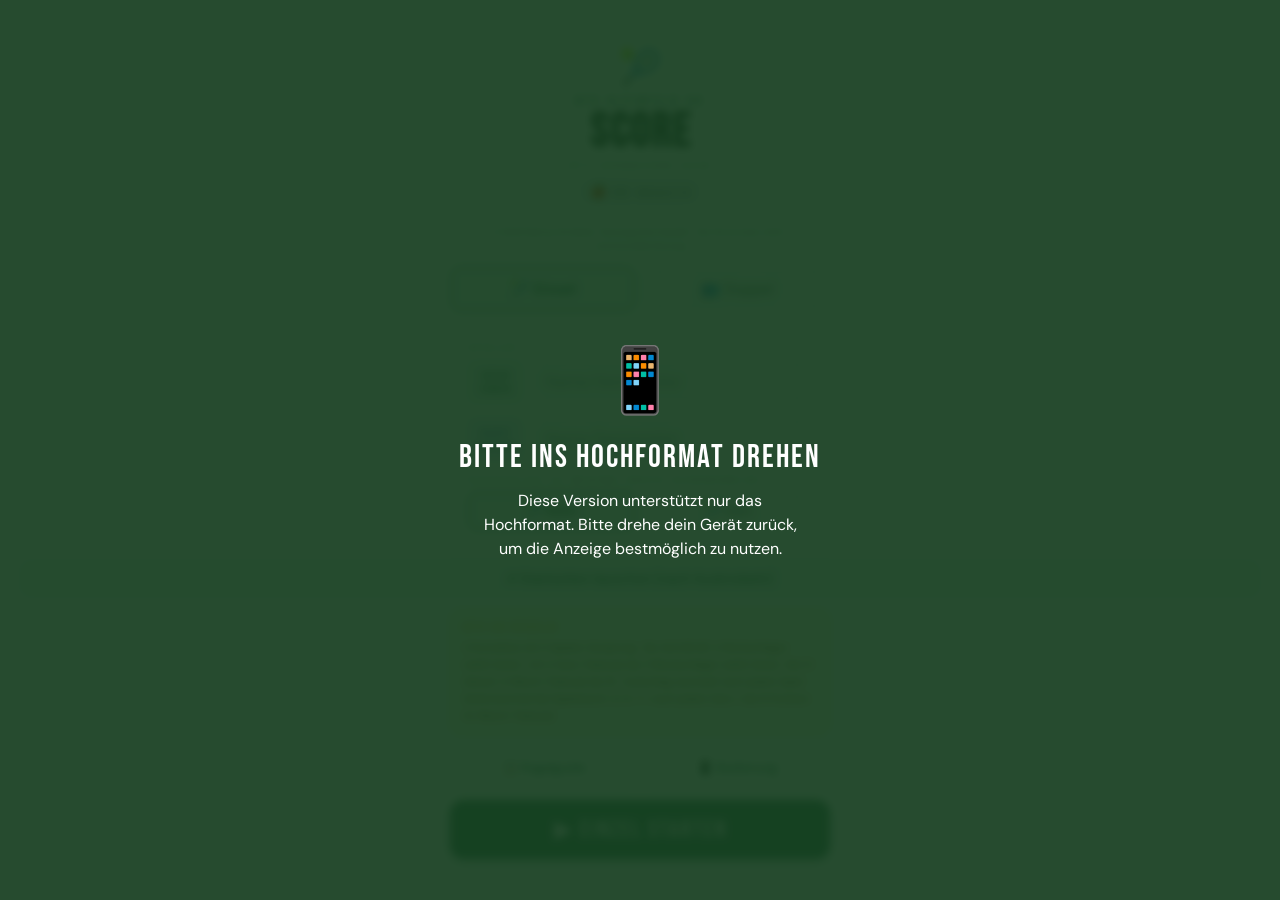
<file: tennis-score/ios/btv_u9_score_ios.html>
<!DOCTYPE html>
<html lang="de">
<head>
<meta charset="UTF-8">
<meta name="viewport" content="width=device-width, initial-scale=1.0, maximum-scale=1.0, user-scalable=no">
<meta name="apple-mobile-web-app-capable" content="yes">
<meta name="apple-mobile-web-app-status-bar-style" content="black-translucent">
<meta name="theme-color" content="#2e7d52">
<link rel="manifest" href="/manifest.json">
<link rel="icon" href="data:image/svg+xml,<svg xmlns='http://www.w3.org/2000/svg' viewBox='0 0 192 192'><rect fill='%232e7d52' width='192' height='192'/><text x='50%' y='50%' font-size='120' font-weight='bold' fill='white' text-anchor='middle' dominant-baseline='central' font-family='Arial'>S</text></svg>">
<title>BTV U9 Kleinfeld Score · iOS 1.4</title>
<style>
  @import url('https://fonts.googleapis.com/css2?family=Bebas+Neue&family=DM+Sans:wght@400;500;700&display=swap');

  :root {
    --green:      #2e7d52;
    --green-light:#e8f5ee;
    --green-mid:  #c5e5d3;
    --accent:     #1a6b40;
    --blue:       #2c5fbb;
    --blue-light: #e8eef8;
    --yellow:     #e8a800;
    --yellow-bg:  #fff8e1;
    --text:       #1a2e22;
    --text-mid:   #4a6455;
    --text-light: #8aab98;
    --bg:         #f4f8f5;
    --white:      #ffffff;
    --border:     #d4e6da;
  }

  * { box-sizing: border-box; margin: 0; padding: 0; -webkit-tap-highlight-color: transparent; }

  body {
    font-family: 'DM Sans', sans-serif;
    background: var(--bg); color: var(--text);
    min-height: 100vh; min-height: -webkit-fill-available;
    display: -webkit-flex; display: flex;
    -webkit-flex-direction: column; flex-direction: column;
    overflow: hidden; position: fixed; width: 100%; height: 100%;
  }

  .screen { display: none; flex-direction: column; height: 100%; }
  .screen.active { display: flex; }

  /* ══════════ SETUP ══════════ */
  #setup {
    background: #ffffff;
    padding: 20px 20px 16px;
    gap: 12px; align-items: center; justify-content: center; overflow-y: auto;
  }

  .logo { text-align: center; }
  .logo .btv { font-family: 'Bebas Neue', sans-serif; font-size: 12px; letter-spacing: 4px; color: var(--green); }
  .logo h1  { font-family: 'Bebas Neue', sans-serif; font-size: 48px; line-height: 1; letter-spacing: 2px; color: var(--text); }
  .logo .sub { font-size: 10px; color: var(--text-light); letter-spacing: 2px; text-transform: uppercase; margin-top: 2px; }
  .logo .platform-badge {
    display: inline-flex; align-items: center; gap: 5px;
    background: #f0f0f5; border: 1px solid #d0d0e0; border-radius: 20px;
    padding: 4px 10px; font-size: 11px; color: #555; margin-top: 6px;
    font-family: 'DM Sans', sans-serif; letter-spacing: 0;
  }
  .logo .platform-badge .plat-icon { font-size: 13px; }

  .setup-card {
    background: var(--white); border: 1px solid var(--border); border-radius: 16px;
    padding: 16px; width: 100%; max-width: 380px;
    display: flex; flex-direction: column; gap: 12px;
    box-shadow: 0 2px 12px rgba(30,80,50,0.07);
  }

  .setup-card .field-label {
    font-size: 10px; letter-spacing: 2px; text-transform: uppercase;
    color: var(--text-light); display: block; margin-bottom: 5px;
  }

  .name-row {
    display: grid; grid-template-columns: 56px 1fr; gap: 8px; align-items: center;
  }
  .side-badge {
    background: var(--green-light); border: 1px solid var(--green-mid);
    border-radius: 8px; padding: 8px 4px; text-align: center;
    font-size: 10px; font-weight: 700; color: var(--accent); letter-spacing: 1px; text-transform: uppercase;
    line-height: 1.3;
  }
  .side-badge.guest-badge { background: var(--blue-light); border-color: #b8cef0; color: var(--blue); }

  .setup-card input {
    width: 100%; background: var(--bg); border: 1px solid var(--border);
    border-radius: 10px; padding: 11px 14px; font-size: 16px; color: var(--text);
    font-family: 'DM Sans', sans-serif; outline: none; transition: border-color 0.2s;
  }
  .setup-card input:focus { border-color: var(--green); }
  .setup-card input::placeholder { color: var(--text-light); }

  .toggle-row { display: flex; gap: 8px; }
  .toggle-btn {
    flex: 1; padding: 10px 6px; border-radius: 10px;
    border: 1px solid var(--border); background: var(--bg);
    color: var(--text-mid); font-family: 'DM Sans', sans-serif;
    font-size: 13px; cursor: pointer; transition: all 0.15s; text-align: center; line-height: 1.35;
  }
  .toggle-btn.active { background: var(--green-light); border-color: var(--green); color: var(--accent); font-weight: 600; }

  .rules-box {
    background: var(--yellow-bg); border: 1px solid #f0d070; border-radius: 10px;
    padding: 10px 13px; font-size: 10px; color: #7a5e00; line-height: 1.7;
    width: 100%; max-width: 380px;
  }
  .rules-box strong { color: var(--yellow); font-size: 9px; letter-spacing: 2px; text-transform: uppercase; display: block; margin-bottom: 4px; }

  .btn-start {
    background: var(--green); color: #fff; border: none; border-radius: 14px;
    padding: 15px 32px; font-family: 'Bebas Neue', sans-serif; font-size: 24px;
    letter-spacing: 2px; cursor: pointer; width: 100%; max-width: 380px;
    box-shadow: 0 4px 14px rgba(30,100,60,0.2);
  }
  .btn-start:active { opacity: 0.88; transform: scale(0.98); }

  /* ══════════ SCORE SCREEN ══════════ */
  #score { background: var(--bg); flex-direction: column; }

  .score-header {
    background: var(--white); border-bottom: 1px solid var(--border);
    padding: 9px 14px 7px; display: flex; justify-content: space-between; align-items: center; flex-shrink: 0;
    box-shadow: 0 1px 6px rgba(0,0,0,0.05);
  }
  .score-header .title { font-family: 'Bebas Neue', sans-serif; font-size: 13px; letter-spacing: 3px; color: var(--green); }
  .score-header .status { font-size: 11px; color: var(--text-light); }
  .header-btns { display: flex; gap: 6px; }
  .btn-header { background: none; border: 1px solid var(--border); border-radius: 7px; color: var(--text-mid); font-size: 12px; padding: 4px 10px; cursor: pointer; font-family: 'DM Sans', sans-serif; }
  .btn-header.back { color: var(--accent); border-color: var(--green-mid); }

  /* Scoreboard */
  .scoreboard { background: var(--white); border-bottom: 1px solid var(--border); padding: 8px 14px; flex-shrink: 0; }
  .scoreboard-header { display: grid; grid-template-columns: 1fr 38px 38px 38px 58px; gap: 4px; padding-bottom: 3px; border-bottom: 1px solid var(--border); margin-bottom: 3px; }
  .scoreboard-header span { text-align: center; font-size: 9px; letter-spacing: 1.5px; text-transform: uppercase; color: var(--text-light); }
  .scoreboard-header span:first-child { text-align: left; }
  .scoreboard-row { display: grid; grid-template-columns: 1fr 38px 38px 38px 58px; gap: 4px; align-items: center; padding: 3px 0; }

  .player-label-cell { display: flex; flex-direction: column; overflow: hidden; }
  .player-side-tag { font-size: 8px; letter-spacing: 1.5px; text-transform: uppercase; color: var(--text-light); line-height: 1; margin-bottom: 1px; }
  .player-side-tag.heim { color: var(--accent); }
  .player-side-tag.gast { color: var(--blue); }
  .player-name-sb { font-size: 13px; font-weight: 600; white-space: nowrap; overflow: hidden; text-overflow: ellipsis; color: var(--text); }

  .set-score { text-align: center; font-family: 'Bebas Neue', sans-serif; font-size: 20px; color: var(--text-light); line-height: 1; }
  .set-score.current { color: var(--text); }
  .set-score.won { color: var(--green); font-size: 22px; }
  .tb-small { font-size: 10px; font-family: 'DM Sans', sans-serif; vertical-align: super; margin-left: 1px; opacity: 0.75; }
  .game-score { text-align: center; font-family: 'Bebas Neue', sans-serif; font-size: 26px; color: var(--text); background: var(--green-light); border-radius: 8px; padding: 2px 4px; line-height: 1.2; }

  /* Phase banner */
  .phase-banner { text-align: center; padding: 5px; font-size: 10px; letter-spacing: 1.5px; text-transform: uppercase; flex-shrink: 0; font-weight: 500; }
  .phase-banner.normal { background: var(--yellow-bg); border-top: 1px solid #f0d070; border-bottom: 1px solid #f0d070; color: #9a7000; }
  .phase-banner.tiebreak { background: #fff0e6; border-top: 1px solid #f5c090; border-bottom: 1px solid #f5c090; color: #c04000; }
  .phase-banner.matchtb { background: #fce8e8; border-top: 1px solid #f0a0a0; border-bottom: 1px solid #f0a0a0; color: #a00000; }

  /* Seitenwechsel banner */
  .side-change-banner { display: none; background: var(--green); color: #fff; text-align: center; padding: 10px 14px; flex-shrink: 0; font-family: 'Bebas Neue', sans-serif; font-size: 18px; letter-spacing: 3px; animation: pulse 1s ease infinite alternate; }
  .side-change-banner.visible { display: block; }
  @keyframes pulse { from { background: var(--green); } to { background: var(--accent); } }

  /* Court */
  .court-area { flex: 1; display: grid; grid-template-rows: 1fr 1fr; gap: 4px; padding: 10px; min-height: 0; }

  .player-zone {
    border-radius: 16px; display: flex; flex-direction: column;
    align-items: center; justify-content: center; cursor: pointer;
    position: relative; overflow: hidden; transition: transform 0.08s; user-select: none;
    -webkit-user-select: none; touch-action: manipulation;
    border: 2px solid transparent; box-shadow: 0 2px 10px rgba(0,0,0,0.06);
  }
  .player-zone:active { transform: scale(0.98); }
  .player-zone.home { background: linear-gradient(145deg, #eef7f2, #d8f0e4); }
  .player-zone.guest { background: linear-gradient(145deg, #eef3fc, #ddeaf8); }

  .serve-dot { width: 13px; height: 13px; border-radius: 50%; background: var(--yellow); position: absolute; top: 12px; right: 12px; box-shadow: 0 0 8px rgba(232,168,0,0.6); opacity: 0; transition: opacity 0.25s; }
  .player-zone.serving .serve-dot { opacity: 1; }

  .zone-top-row { position: absolute; top: 10px; left: 12px; right: 32px; display: flex; align-items: center; gap: 6px; }
  .zone-heim-gast { font-size: 9px; font-weight: 700; letter-spacing: 2px; text-transform: uppercase; padding: 2px 6px; border-radius: 4px; }
  .zone-heim-gast.heim { background: rgba(46,125,82,0.15); color: var(--accent); }
  .zone-heim-gast.gast { background: rgba(44,95,187,0.15); color: var(--blue); }
  .zone-side-label { font-size: 9px; color: var(--text-light); letter-spacing: 1px; }
  .zone-deuce-ad {
    font-size: 8px;
    font-weight: 600;
    color: var(--accent);
    background: rgba(46,125,82,0.15);
    padding: 2px 4px;
    border-radius: 3px;
    letter-spacing: 0.5px;
    text-transform: uppercase;
    display: none;
  }
  .player-zone.serving .zone-deuce-ad { display: inline-block; }

  .zone-name { font-size: 18px; font-weight: 700; color: var(--text); margin-bottom: 4px; text-align: center; padding: 0 12px; margin-top: 16px; }
  .point-display { font-family: 'Bebas Neue', sans-serif; font-size: 74px; line-height: 1; color: var(--text); }
  .tap-hint { position: absolute; bottom: 9px; font-size: 9px; letter-spacing: 1.5px; text-transform: uppercase; color: var(--text-light); }

  /* Bottom bar */
  .bottom-bar { display: flex; gap: 8px; padding: 8px 10px 14px; flex-shrink: 0; }
  .btn-undo { flex: 1; background: var(--white); border: 1px solid var(--border); border-radius: 12px; color: var(--text-mid); font-family: 'DM Sans', sans-serif; font-size: 14px; padding: 12px; cursor: pointer; }
  .btn-serve-manual { flex: 1; background: var(--yellow-bg); border: 1px solid #f0d070; border-radius: 12px; color: #9a7000; font-family: 'DM Sans', sans-serif; font-size: 11px; padding: 8px; cursor: pointer; text-align: center; line-height: 1.4; }

  /* ══════════ MODALS ══════════ */
  .modal-overlay { display: none; position: fixed; top: 0; right: 0; bottom: 0; left: 0; background: rgba(20,60,30,0.4); z-index: 100; align-items: center; justify-content: center; padding: 20px; -webkit-backdrop-filter: blur(3px); backdrop-filter: blur(3px); }
  .modal-overlay.active { display: flex; }
  .modal { background: var(--white); border: 1px solid var(--border); border-radius: 20px; padding: 24px 22px; width: 100%; max-width: 340px; text-align: center; box-shadow: 0 8px 32px rgba(0,0,0,0.12); }
  .modal h2 { font-family: 'Bebas Neue', sans-serif; font-size: 30px; letter-spacing: 2px; color: var(--accent); margin-bottom: 6px; }
  .modal p { font-size: 14px; color: var(--text-mid); margin-bottom: 18px; line-height: 1.6; white-space: pre-line; }
  .btn-row { display: flex; gap: 10px; }
  .btn-primary { flex: 1; background: var(--green); color: #fff; border: none; border-radius: 12px; padding: 13px; font-family: 'Bebas Neue', sans-serif; font-size: 20px; letter-spacing: 1px; cursor: pointer; }
  .btn-secondary { flex: 1; background: var(--bg); border: 1px solid var(--border); border-radius: 12px; color: var(--text-mid); font-family: 'DM Sans', sans-serif; font-size: 14px; cursor: pointer; }
  .btn-blue { background: var(--blue); color: #fff; }
  #modal-side .modal { border: 3px solid var(--green); }
  #modal-side .modal h2 { color: var(--green); font-size: 36px; }

  /* ══════════ ORIENTATION HINT ══════════ */
  #orientation-hint {
    display: none;
    position: fixed; inset: 0;
    z-index: 9999;
    background: rgba(20,60,30,0.92);
    color: #fff;
    flex-direction: column; align-items: center; justify-content: center;
    text-align: center; padding: 24px;
    -webkit-backdrop-filter: blur(4px); backdrop-filter: blur(4px);
  }
  #orientation-hint .ohint-icon { font-size: 64px; margin-bottom: 16px; }
  #orientation-hint .ohint-title { font-family: 'Bebas Neue', sans-serif; font-size: 32px; letter-spacing: 2px; margin-bottom: 12px; }
  #orientation-hint .ohint-text  { font-size: 16px; line-height: 1.5; max-width: 320px; }

  @media (orientation: landscape) {
    #orientation-hint { display: flex; }
  }

  /* ══════════ WINNER ══════════ */
  #winner {
    background: linear-gradient(160deg, #e0f2e8 0%, #f4f8f5 100%);
    align-items: center; justify-content: center; padding: 28px 24px; gap: 14px; text-align: center; overflow-y: auto;
  }
  #winner .trophy { font-size: 60px; animation: bounce 1s ease infinite alternate; }
  @keyframes bounce { from { transform: translateY(0); } to { transform: translateY(-8px); } }
  #winner h2 { font-family: 'Bebas Neue', sans-serif; font-size: 13px; letter-spacing: 4px; color: var(--text-light); }
  #winner .winner-name { font-family: 'Bebas Neue', sans-serif; font-size: 48px; color: var(--accent); letter-spacing: 2px; line-height: 1; }
  #winner .final-score-display { background: var(--white); border: 1px solid var(--border); border-radius: 14px; padding: 14px 20px; width: 100%; max-width: 340px; }
  #winner .final-score-display .score-line { font-family: 'Bebas Neue', sans-serif; font-size: 20px; color: var(--text-mid); letter-spacing: 1px; margin-bottom: 4px; }
  #winner .final-score-display .score-detail { font-size: 13px; color: var(--text-light); line-height: 1.6; }
  .winner-btns { display: flex; flex-direction: column; gap: 8px; width: 100%; max-width: 340px; }
  .btn-pdf { background: var(--accent); color: #fff; border: none; border-radius: 14px; padding: 14px; font-family: 'Bebas Neue', sans-serif; font-size: 22px; letter-spacing: 2px; cursor: pointer; box-shadow: 0 4px 14px rgba(30,100,60,0.2); }
  .btn-new-match { background: var(--white); color: var(--text-mid); border: 1px solid var(--border); border-radius: 14px; padding: 12px; font-family: 'DM Sans', sans-serif; font-size: 15px; cursor: pointer; }

  /* PDF hidden print area */
  #pdf-area { display: none; }

  @media print {
    body > * { display: none !important; }
    #pdf-area { display: block !important; padding: 24px; font-family: 'DM Sans', Arial, sans-serif; color: #1a2e22; }
    #pdf-area h1 { font-size: 28px; margin-bottom: 4px; }
    #pdf-area .pdf-sub { font-size: 13px; color: #666; margin-bottom: 20px; }
    #pdf-area table { width: 100%; border-collapse: collapse; margin-bottom: 16px; }
    #pdf-area th { background: #e8f5ee; padding: 8px 12px; text-align: left; font-size: 11px; letter-spacing: 1px; text-transform: uppercase; border: 1px solid #d4e6da; }
    #pdf-area td { padding: 10px 12px; border: 1px solid #d4e6da; font-size: 15px; }
    #pdf-area .winner-row { background: #f0faf5; font-weight: 700; }
    #pdf-area .pdf-result { font-size: 22px; font-weight: 700; margin-bottom: 8px; }
    #pdf-area .pdf-footer { font-size: 11px; color: #999; margin-top: 24px; }
  }

  /* ══════════ RULES SCREEN ══════════ */
  #rules, #howto {
    background: #ffffff;
    overflow-y: auto;
    flex-direction: column;
  }

  .rules-header {
    background: var(--white); border-bottom: 1px solid var(--border);
    padding: 12px 16px; display: flex; align-items: center; gap: 12px;
    flex-shrink: 0; position: sticky; top: 0; z-index: 10;
    box-shadow: 0 1px 6px rgba(0,0,0,0.05);
  }
  .rules-header h2 { font-family: "Bebas Neue", sans-serif; font-size: 22px; letter-spacing: 2px; color: var(--green); flex: 1; }
  .btn-rules-back { background: none; border: 1px solid var(--border); border-radius: 8px; color: var(--text-mid); font-family: "DM Sans", sans-serif; font-size: 13px; padding: 6px 12px; cursor: pointer; }

  .rules-content { padding: 16px; display: flex; flex-direction: column; gap: 14px; max-width: 480px; margin: 0 auto; width: 100%; }

  .rule-card {
    background: var(--white); border: 1px solid var(--border); border-radius: 14px;
    overflow: hidden; box-shadow: 0 1px 6px rgba(0,0,0,0.04);
  }
  .rule-card-header {
    display: flex; align-items: center; gap: 10px;
    padding: 12px 14px; background: var(--green-light);
    border-bottom: 1px solid var(--border);
  }
  .rule-card-icon { font-size: 20px; }
  .rule-card-title { font-family: "Bebas Neue", sans-serif; font-size: 17px; letter-spacing: 1.5px; color: var(--accent); }
  .rule-card-body { padding: 12px 14px; display: flex; flex-direction: column; gap: 8px; }
  .rule-item { display: flex; gap: 10px; align-items: flex-start; font-size: 13px; line-height: 1.55; color: var(--text-mid); }
  .rule-dot { width: 6px; height: 6px; border-radius: 50%; background: var(--green); flex-shrink: 0; margin-top: 6px; }
  .rule-item strong { color: var(--text); }
  .rule-highlight {
    background: var(--yellow-bg); border: 1px solid #f0d070; border-radius: 8px;
    padding: 8px 12px; font-size: 12px; color: #7a5e00; line-height: 1.6;
  }
  .rule-highlight strong { color: #9a7000; display: block; margin-bottom: 2px; font-size: 10px; letter-spacing: 1px; text-transform: uppercase; }

  .rules-footer { text-align: center; padding: 12px 16px 24px; font-size: 10px; color: var(--text-light); line-height: 1.7; }
  .copyright-note {
    text-align: center; font-size: 9px; color: var(--text-light);
    padding: 8px 16px 0; line-height: 1.6; max-width: 380px; margin: 0 auto;
  }

  .btn-rules-open {
    background: var(--white); color: var(--accent); border: 1px solid var(--green-mid);
    border-radius: 12px; padding: 11px 16px; font-family: "DM Sans", sans-serif;
    font-size: 13px; cursor: pointer; width: 100%; max-width: 380px;
    display: flex; align-items: center; justify-content: center; gap: 6px;
  }


  /* Querformat-Layout zurückgestellt — siehe TODO.md */

  /* Visual side swap in court (Hochformat) */
  .court-area.swapped #zone-home { order: 2; }
  .court-area.swapped #zone-guest { order: 1; }

  /* Visual side swap im Doppel (Hochformat) */
  #court-doppel.swapped #dbl-zone-home  { order: 2; }
  #court-doppel.swapped #dbl-zone-guest { order: 1; }

  .btn-side-change {
    flex: 1; background: rgba(46,125,82,0.1); border: 1px solid var(--green-mid);
    border-radius: 12px; color: var(--accent); font-family: "DM Sans", sans-serif;
    font-size: 11px; padding: 8px; cursor: pointer; text-align: center; line-height: 1.4;
  }

  /* Setup: side swap button */
  .btn-setup-swap {
    background: var(--green-light); border: 1px solid var(--green-mid);
    border-radius: 10px; padding: 9px 14px; font-family: "DM Sans", sans-serif;
    font-size: 13px; color: var(--accent); cursor: pointer; width: 100%;
    display: flex; align-items: center; justify-content: center; gap: 6px;
    font-weight: 500;
  }


  /* ══ DOPPEL team zone layout ══ */
  /* Spieler nebeneinander (links=Ad, rechts=Deuce) — Draufsicht */

  .dbl-team-zone {
    flex-direction: column;
    gap: 0;
    padding: 0;
    overflow: hidden;
  }

  /* Player row: side by side */
  .dbl-players-row {
    display: flex;
    flex-direction: row;
    flex: 1;
    width: 100%;
    min-height: 0;
  }

  .dbl-player-slot {
    flex: 1;
    display: flex; flex-direction: column; align-items: center; justify-content: center;
    background: rgba(255,255,255,0.35); gap: 2px; padding: 4px 6px;
    transition: background 0.2s;
  }
  /* Vertical divider between players */
  .dbl-player-slot + .dbl-player-slot {
    border-left: 1px solid rgba(46,125,82,0.25);
  }
  .dbl-player-slot.is-server {
    background: rgba(232,168,0,0.2);
    border-bottom: 3px solid var(--yellow);
  }
  .dbl-player-name { font-size: 12px; font-weight: 700; color: var(--text); text-align: center; line-height: 1.2; }
  .dbl-player-pos  { font-size: 8px; color: var(--text-light); letter-spacing: 0.5px; text-transform: uppercase; }
  .dbl-serve-badge { font-size: 8px; color: var(--yellow); font-weight: 700; }

  /* Score and serve info */
  .dbl-serve-info {
    font-size: 9px; color: var(--accent); font-weight: 600;
    padding: 2px 6px; background: rgba(46,125,82,0.1); border-radius: 4px;
    text-align: center; min-height: 14px; width: 100%; flex-shrink: 0;
  }
  .dbl-point { font-size: 40px !important; margin: 2px 0 !important; }

  .dbl-team-zone .zone-top-row { top: 4px; }

  /* Doppel scoreboard */
  .player-name-sb.dbl-team { font-size: 11px; }

</style>
</head>
<body>

<!-- ══ SETUP ══ -->
<div id="setup" class="screen active">
  <div class="logo">
    <div style="font-size:34px;margin-bottom:4px">🎾</div>
    <div class="btv">BTV Kleinfeld U9</div>
    <h1>Score</h1>
    <div class="sub">BTV Südbayern 2026</div>
    <div class="platform-badge"><span class="plat-icon">🍎</span> iOS · Version 1.4</div>
  </div>
  <div class="copyright-note">© 2026 Markus Ströbele · Nutzung ohne Gewähr · Nur für private, nicht-kommerzielle Nutzung</div>

  <!-- Mode selector -->
  <div class="toggle-row" style="width:100%;max-width:380px">
    <button class="toggle-btn active" id="mode-einzel" onclick="setMode('einzel')" style="font-size:15px;padding:12px">🎾 Einzel</button>
    <button class="toggle-btn" id="mode-doppel" onclick="setMode('doppel')" style="font-size:15px;padding:12px">👥 Doppel</button>
  </div>

  <!-- EINZEL setup -->
  <div id="setup-einzel" class="setup-card">
    <div>
      <span class="field-label">Spieler</span>
      <div class="name-row">
        <div class="side-badge">Heim<br>oben</div>
        <input type="text" id="name-home" placeholder="Name Heimspieler" maxlength="16" oninput="updateServeButtonLabels('einzel')">
      </div>
    </div>
    <div>
      <div class="name-row">
        <div class="side-badge guest-badge">Gast<br>unten</div>
        <input type="text" id="name-guest" placeholder="Name Gastspieler" maxlength="16" oninput="updateServeButtonLabels('einzel')">
      </div>
    </div>
    <div>
      <span class="field-label">Aufschlag zu Beginn (nach Ausknobeln)</span>
      <div class="toggle-row">
        <button class="toggle-btn active" id="serve-p1" onclick="setFirstServe('home')">🎾 Heim</button>
        <button class="toggle-btn" id="serve-p2" onclick="setFirstServe('guest')">🎾 Gast</button>
      </div>
    </div>
  </div>

  <!-- DOPPEL setup -->
  <div id="setup-doppel" class="setup-card" style="display:none">
    <div>
      <span class="field-label">Heim-Team (oben / links)</span>
      <div style="display:flex;flex-direction:column;gap:6px">
        <input type="text" id="dbl-h1" placeholder="Heim Spieler 1" maxlength="14" oninput="updateServeButtonLabels('doppel')">
        <input type="text" id="dbl-h2" placeholder="Heim Spieler 2" maxlength="14" oninput="updateServeButtonLabels('doppel')">
      </div>
    </div>
    <div>
      <span class="field-label">Gast-Team (unten / rechts)</span>
      <div style="display:flex;flex-direction:column;gap:6px">
        <input type="text" id="dbl-g1" placeholder="Gast Spieler 1" maxlength="14" oninput="updateServeButtonLabels('doppel')">
        <input type="text" id="dbl-g2" placeholder="Gast Spieler 2" maxlength="14" oninput="updateServeButtonLabels('doppel')">
      </div>
    </div>
    <div>
      <span class="field-label">Welches Team schlägt zuerst auf?</span>
      <div class="toggle-row">
        <button class="toggle-btn active" id="dbl-serve-home" onclick="setDblFirstServe('home')">🎾 Heim</button>
        <button class="toggle-btn" id="dbl-serve-guest" onclick="setDblFirstServe('guest')">🎾 Gast</button>
      </div>
    </div>
    <div>
      <span class="field-label">Erster Aufschläger im Heim-Team</span>
      <div class="toggle-row">
        <button class="toggle-btn active" id="dbl-first-h1" onclick="setDblFirstPlayer('home',1)">Spieler 1</button>
        <button class="toggle-btn" id="dbl-first-h2" onclick="setDblFirstPlayer('home',2)">Spieler 2</button>
      </div>
    </div>
    <div>
      <span class="field-label">Erster Aufschläger im Gast-Team</span>
      <div class="toggle-row">
        <button class="toggle-btn active" id="dbl-first-g1" onclick="setDblFirstPlayer('guest',1)">Spieler 1</button>
        <button class="toggle-btn" id="dbl-first-g2" onclick="setDblFirstPlayer('guest',2)">Spieler 2</button>
      </div>
    </div>
  </div>

  <button class="btn-setup-swap" onclick="swapSetupSides()">⇄ Startseiten tauschen (nach Ausknobeln)</button>

  <div class="rules-box">
    <strong>BTV U9 Regeln</strong>
    2 Kurzsätze mit 2 Spielen Vorsprung · No-Ad (40:40 → Rückschläger wählt Seite) · 4:4 → Satz-Tiebreak bis 7 (Rückschläger wählt Seite) · Bei 1:1 Sätzen → Match-Tiebreak bis 10 · Aufschlag wechselt nach jedem Spiel · Seitenwechsel bei Spielstand 1, 3, 5, 7 + nach jedem Satz + bei 6 Punkten im Match-Tiebreak
  </div>

  <div style="display:flex;gap:8px;width:100%;max-width:380px">
    <button class="btn-rules-open" style="flex:1" onclick="rulesReturnTarget='setup'; showScreen('rules')">📋 Regelguide</button>
    <button class="btn-rules-open" style="flex:1" onclick="rulesReturnTarget='setup'; showScreen('howto')">📱 Bedienung</button>
  </div>
  <button class="btn-start" id="btn-start" onclick="startGame()">▶ Einzel starten</button>
</div>

<!-- ══ SCORE ══ -->
<div id="score" class="screen">
  <div class="score-header">
    <div class="title">U9 Kleinfeld</div>
    <div class="status" id="phase-label">Satz 1</div>
    <div class="header-btns">
      <button class="btn-header back" onclick="goToSetup()">← Namen</button>
      <button class="btn-header" onclick="showMenu()">Menü</button>
    </div>
  </div>

  <div class="scoreboard">
    <div class="scoreboard-header">
      <span>Spieler</span><span>S1</span><span>S2</span><span>MT</span><span>Spiel</span>
    </div>
    <div class="scoreboard-row">
      <div class="player-label-cell">
        <span class="player-side-tag heim">Heim</span>
        <span class="player-name-sb" id="sb-name-home">–</span>
      </div>
      <div class="set-score" id="sb-s1-home">–</div>
      <div class="set-score" id="sb-s2-home">–</div>
      <div class="set-score" id="sb-s3-home">–</div>
      <div class="game-score" id="sb-game-home">0</div>
    </div>
    <div class="scoreboard-row">
      <div class="player-label-cell">
        <span class="player-side-tag gast">Gast</span>
        <span class="player-name-sb" id="sb-name-guest">–</span>
      </div>
      <div class="set-score" id="sb-s1-guest">–</div>
      <div class="set-score" id="sb-s2-guest">–</div>
      <div class="set-score" id="sb-s3-guest">–</div>
      <div class="game-score" id="sb-game-guest">0</div>
    </div>
  </div>

  <div class="phase-banner normal" id="phase-banner">Kurzsatz 1 · Min. 4 Spiele · 2 Vorsprung · No-Ad</div>
  <div class="side-change-banner" id="side-banner">⇄ SEITENWECHSEL ⇄</div>

  <div class="court-area" id="court-area">
    <!-- EINZEL zones (default) -->
    <div class="player-zone home" id="zone-home" onclick="scorePoint('home')">
      <div class="serve-dot"></div>
      <div class="zone-top-row">
        <span class="zone-heim-gast heim">Heim</span>
        <span class="zone-side-label" id="side-home">◀ Links</span>
        <span class="zone-deuce-ad" id="serving-side-home">Deuce</span>
      </div>
      <div class="zone-name" id="zone-name-home">Heimspieler</div>
      <div class="point-display" id="point-home">0</div>
      <div class="tap-hint" id="tap-home">▲ Tippen für Punkt</div>
    </div>
    <div class="player-zone guest" id="zone-guest" onclick="scorePoint('guest')">
      <div class="serve-dot"></div>
      <div class="zone-top-row">
        <span class="zone-heim-gast gast">Gast</span>
        <span class="zone-side-label" id="side-guest">▶ Rechts</span>
        <span class="zone-deuce-ad" id="serving-side-guest">Deuce</span>
      </div>
      <div class="zone-name" id="zone-name-guest">Gastspieler</div>
      <div class="point-display" id="point-guest">0</div>
      <div class="tap-hint" id="tap-guest">▼ Tippen für Punkt</div>
    </div>
  </div>

  <!-- DOPPEL court (hidden by default) -->
  <!-- Stacked top/bottom (Heim oben, Gast unten) wie Einzel -->
  <div class="court-area" id="court-doppel" style="display:none">
    <!-- Heim team zone: 2 Spieler oben/unten -->
    <div class="player-zone home dbl-team-zone" id="dbl-zone-home" onclick="scorePoint('home')">
      <div class="serve-dot"></div>
      <div class="zone-top-row">
        <span class="zone-heim-gast heim">Heim</span>
        <span class="zone-side-label" id="dbl-side-home">◀ Links</span>
      </div>
      <!-- U9: beide an der Grundlinie — links/rechts -->
      <div class="dbl-players-row">
        <div class="dbl-player-slot" id="dbl-h1-slot">
          <div class="dbl-player-name" id="dbl-h1-name">H1</div>
          <div class="dbl-player-pos" id="dbl-h1-pos">–</div>
          <div class="dbl-serve-badge" id="dbl-h1-serve" style="display:none">🎾</div>
        </div>
        <div class="dbl-player-slot" id="dbl-h2-slot">
          <div class="dbl-player-name" id="dbl-h2-name">H2</div>
          <div class="dbl-player-pos" id="dbl-h2-pos">–</div>
          <div class="dbl-serve-badge" id="dbl-h2-serve" style="display:none">🎾</div>
        </div>
      </div>
      <div class="dbl-serve-info" id="dbl-home-serve-info"></div>
      <div class="point-display dbl-point" id="dbl-point-home">0</div>
    </div>
    <!-- Gast team zone: 2 Spieler oben/unten -->
    <div class="player-zone guest dbl-team-zone" id="dbl-zone-guest" onclick="scorePoint('guest')">
      <div class="serve-dot"></div>
      <div class="zone-top-row">
        <span class="zone-heim-gast gast">Gast</span>
        <span class="zone-side-label" id="dbl-side-guest">▶ Rechts</span>
      </div>
      <!-- U9: beide Spieler an der Grundlinie — links/rechts -->
      <div class="dbl-players-row">
        <div class="dbl-player-slot" id="dbl-g1-slot">
          <div class="dbl-player-name" id="dbl-g1-name">G1</div>
          <div class="dbl-player-pos" id="dbl-g1-pos">–</div>
          <div class="dbl-serve-badge" id="dbl-g1-serve" style="display:none">🎾</div>
        </div>
        <div class="dbl-player-slot" id="dbl-g2-slot">
          <div class="dbl-player-name" id="dbl-g2-name">G2</div>
          <div class="dbl-player-pos" id="dbl-g2-pos">–</div>
          <div class="dbl-serve-badge" id="dbl-g2-serve" style="display:none">🎾</div>
        </div>
      </div>
      <div class="dbl-serve-info" id="dbl-guest-serve-info"></div>
      <div class="point-display dbl-point" id="dbl-point-guest">0</div>
    </div>
  </div>

  <div class="bottom-bar">
    <button class="btn-undo" onclick="undoPoint()">↩ Rückgängig</button>
    <button class="btn-side-change" onclick="manualSwapSides()">⇄ Seiten<br>wechseln</button>
    <button class="btn-serve-manual" onclick="manualToggleServe()">🎾 Aufschlag<br>wechseln</button>
    <button class="btn-serve-manual" id="btn-player-change" onclick="manualTogglePlayer()" style="display:none">🔄 Spieler<br>wechseln</button>
  </div>
</div>


<!-- ══ RULES ══ -->
<div id="rules" class="screen">
  <div class="rules-header">
    <button class="btn-rules-back" onclick="returnFromRules()">← Zurück</button>
    <h2>🎾 Regelguide U9</h2>
  </div>

  <div class="rules-content">

    <!-- Zählweise -->
    <div class="rule-card">
      <div class="rule-card-header">
        <span class="rule-card-icon">🔢</span>
        <span class="rule-card-title">Zählweise</span>
      </div>
      <div class="rule-card-body">
        <div class="rule-item"><div class="rule-dot"></div><div>Punkte: <strong>0 → 15 → 30 → 40 → Spiel</strong></div></div>
        <div class="rule-item"><div class="rule-dot"></div><div>Ein <strong>Satz</strong> geht mindestens bis 4 Spiele mit <strong>2 Spielen Vorsprung</strong> (z.B. 4:2, 5:3).</div></div>
        <div class="rule-item"><div class="rule-dot"></div><div>Bei <strong>4:4</strong> → Satz-Tiebreak bis 7 Punkte (mind. 2 Punkte Vorsprung nötig).</div></div>
        <div class="rule-item"><div class="rule-dot"></div><div>Bei <strong>Satzgleichstand 1:1</strong> → Match-Tiebreak bis 10 Punkte (mind. 2 Punkte Vorsprung).</div></div>
        <div class="rule-item"><div class="rule-dot"></div><div>Gespielt werden <strong>2 Sätze</strong>. Wer zuerst 2 Sätze gewinnt, gewinnt das Match.</div></div>
      </div>
    </div>

    <!-- No-Ad -->
    <div class="rule-card">
      <div class="rule-card-header">
        <span class="rule-card-icon">⚡</span>
        <span class="rule-card-title">No-Ad (bei 40:40)</span>
      </div>
      <div class="rule-card-body">
        <div class="rule-item"><div class="rule-dot"></div><div>Bei <strong>40:40</strong> gibt es keinen Einstand/Vorteil wie im normalen Tennis.</div></div>
        <div class="rule-item"><div class="rule-dot"></div><div>Der <strong>Rückschläger</strong> (der der empfängt) darf wählen, auf welche Seite aufgeschlagen wird.</div></div>
        <div class="rule-item"><div class="rule-dot"></div><div>Wer diesen einen Punkt gewinnt, gewinnt das Spiel — fertig!</div></div>
        <div class="rule-highlight"><strong>Tipp für Eltern</strong>Wenn beide Kinder 40 haben, sagt das Kind das zurückspielt: „Ich möchte auf die Vorhand/Rückhand-Seite". Dann wird dieser eine Punkt gespielt.</div>
      </div>
    </div>

    <!-- Aufschlag -->
    <div class="rule-card">
      <div class="rule-card-header">
        <span class="rule-card-icon">🎯</span>
        <span class="rule-card-title">Aufschlag</span>
      </div>
      <div class="rule-card-body">
        <div class="rule-item"><div class="rule-dot"></div><div>Jeder Spieler hat <strong>2 Aufschläge</strong> pro Punkt.</div></div>
        <div class="rule-item"><div class="rule-dot"></div><div>Aufschlag erfolgt <strong>diagonal</strong> ins gegnerische Aufschlagfeld — abwechselnd von rechts und links.</div></div>
        <div class="rule-item"><div class="rule-dot"></div><div><strong>Südliga 2:</strong> Beim Unterhand-Aufschlag darf der Ball vorher aufspringen.</div></div>
        <div class="rule-item"><div class="rule-dot"></div><div>Berührt der Ball die <strong>Netzkante</strong> beim Aufschlag → Wiederholung (kein Fehler).</div></div>
        <div class="rule-item"><div class="rule-dot"></div><div>Der Aufschlag wechselt <strong>nach jedem Spiel</strong>.</div></div>
      </div>
    </div>

    <!-- Seitenwechsel -->
    <div class="rule-card">
      <div class="rule-card-header">
        <span class="rule-card-icon">⇄</span>
        <span class="rule-card-title">Seitenwechsel</span>
      </div>
      <div class="rule-card-body">
        <div class="rule-item"><div class="rule-dot"></div><div>Seitenwechsel wenn die <strong>Gesamtzahl gespielter Spiele</strong> im Satz ungerade ist: also nach Spielstand 1, 3, 5 oder 7.</div></div>
        <div class="rule-item"><div class="rule-dot"></div><div>Nach <strong>jedem Satz</strong> wechseln die Spieler die Seite.</div></div>
        <div class="rule-item"><div class="rule-dot"></div><div>Im Satz-Tiebreak und Match-Tiebreak: Seitenwechsel nach jeweils <strong>6 gespielten Punkten</strong> (6, 12, 18, …).</div></div>
        <div class="rule-item"><div class="rule-dot"></div><div>Vor dem Satz-Tiebreak und Match-Tiebreak: <strong>Rückschläger wählt</strong> auf welcher Seite er einschlägt.</div></div>
      </div>
    </div>

    <!-- Ablauf Spieltag -->
    <div class="rule-card">
      <div class="rule-card-header">
        <span class="rule-card-icon">📅</span>
        <span class="rule-card-title">Ablauf des Spieltags</span>
      </div>
      <div class="rule-card-body">
        <div class="rule-item"><div class="rule-dot"></div><div><strong>1. Motorik</strong> (ca. 30 Min.): 3 Übungen — Koordinationsslalom, Zielwurfstaffel, Einbeinsprung</div></div>
        <div class="rule-item"><div class="rule-dot"></div><div><strong>2. Einzel</strong> (ca. 80 Min.): 4 Einzel werden gespielt</div></div>
        <div class="rule-item"><div class="rule-dot"></div><div><strong>Pause</strong> zwischen Einzel und Doppel: max. 30 Minuten</div></div>
        <div class="rule-item"><div class="rule-dot"></div><div><strong>3. Doppel</strong> (ca. 40 Min.): 2 Doppel werden gespielt</div></div>
        <div class="rule-item"><div class="rule-dot"></div><div>Einschlagzeit vor dem Match: max. <strong>5 Minuten</strong></div></div>
      </div>
    </div>

    <!-- Wertung -->
    <div class="rule-card">
      <div class="rule-card-header">
        <span class="rule-card-icon">🏆</span>
        <span class="rule-card-title">Mannschaftswertung</span>
      </div>
      <div class="rule-card-body">
        <div class="rule-item"><div class="rule-dot"></div><div>Tennis: <strong>2 Punkte</strong> pro gewonnenem Match (max. 12 Punkte aus 4 Einzel + 2 Doppel)</div></div>
        <div class="rule-item"><div class="rule-dot"></div><div>Motorik: <strong>2 Punkte</strong> pro gewonnener Übung, <strong>1 Punkt</strong> bei Unentschieden (max. 6 Punkte)</div></div>
        <div class="rule-item"><div class="rule-dot"></div><div>Gesamtpunkte: max. <strong>18 Punkte</strong> pro Spieltag</div></div>
        <div class="rule-item"><div class="rule-dot"></div><div>Es gibt <strong>keinen Auf- oder Abstieg</strong> in dieser Liga.</div></div>
      </div>
    </div>

    <!-- Material -->
    <div class="rule-card">
      <div class="rule-card-header">
        <span class="rule-card-icon">🎒</span>
        <span class="rule-card-title">Ball & Schläger</span>
      </div>
      <div class="rule-card-body">
        <div class="rule-item"><div class="rule-dot"></div><div>Ball: <strong>Dunlop rot (Stage 3)</strong> — druckreduziert, 75% langsamer als normaler Ball</div></div>
        <div class="rule-item"><div class="rule-dot"></div><div>Schläger: empfohlene Länge <strong>43–58 cm</strong> (17–23 Inch)</div></div>
        <div class="rule-item"><div class="rule-dot"></div><div>Spielfeldbreite: <strong>6 Meter</strong> (Kleinfeld mit zwei Kleinfeldnetzen)</div></div>
      </div>
    </div>

    <!-- Doppel Sonderregel -->
    <div class="rule-card">
      <div class="rule-card-header">
        <span class="rule-card-icon">👥</span>
        <span class="rule-card-title">Doppel · Sonderregeln U9</span>
      </div>
      <div class="rule-card-body">
        <div class="rule-item"><div class="rule-dot"></div><div><strong>Aufschlag-Sonderregel U9:</strong> Beim Aufschlag stehen <strong>beide Spieler der Aufschlagseite hinter der Grundlinie</strong> — kein Partner am Netz beim Einschlagen.</div></div>
        <div class="rule-item"><div class="rule-dot"></div><div>Die beiden Spieler des <strong>returnierenden Teams</strong> stehen ebenfalls nebeneinander hinter der Grundlinie.</div></div>
        <div class="rule-item"><div class="rule-dot"></div><div>Nach dem Aufschlag darf (und soll) auch <strong>ans Netz gegangen</strong> werden.</div></div>
        <div class="rule-item"><div class="rule-dot"></div><div><strong>Aufschlag-Rotation:</strong> Alle 4 Spieler in fester Reihenfolge: z.B. Heim 1 → Gast 1 → Heim 2 → Gast 2 → Heim 1 ...</div></div>
        <div class="rule-item"><div class="rule-dot"></div><div>Der Aufschläger wechselt die Seite (Deuce/Ad) nach jedem Punkt. Sein Partner wechselt mit.</div></div>
        <div class="rule-item"><div class="rule-dot"></div><div>Die <strong>Returnspieler</strong> behalten ihre feste Seite für den gesamten Satz.</div></div>
        <div class="rule-highlight"><strong>Merkhilfe für Eltern</strong>Bei U9 gilt: Beim Aufschlag alle 4 Kinder hinten an der Grundlinie. Erst wenn der Ball im Spiel ist, dürfen sie ans Netz.</div>
      </div>
    </div>

    <!-- Aufstellung der Teams -->
    <div class="rule-card">
      <div class="rule-card-header">
        <span class="rule-card-icon">📋</span>
        <span class="rule-card-title">Aufstellung der Teams</span>
      </div>
      <div class="rule-card-body">
        <div class="rule-item"><div class="rule-dot"></div><div><strong>Einzel — Sortierung:</strong> Die Spieler für die Einzelspiele werden entsprechend ihrer gemeldeten Position aufsteigend sortiert. Der Spieler mit der niedrigsten Position in der Meldeliste spielt auf <strong>Position 1</strong>, der Spieler mit der höchsten Position auf <strong>Position 4</strong>.</div></div>
        <div class="rule-item"><div class="rule-dot"></div><div><strong>Einzel — Reihenfolge:</strong> Bei den Einzel-Paarungen spielen <strong>zuerst die Positionen 2 und 4</strong>, anschließend <strong>1 und 3</strong>.</div></div>
        <div class="rule-item"><div class="rule-dot"></div><div><strong>Doppel — Sortierung:</strong> Die Spieler für die Doppelspiele werden analog ihrer gemeldeten Positionen aufsteigend sortiert und ihnen entsprechend die <strong>Positionen 1 bis 4</strong> zugewiesen.</div></div>
        <div class="rule-item"><div class="rule-dot"></div><div><strong>Doppel — Paarungen:</strong> Die Spieler des Doppels mit der <strong>niedrigeren Summe</strong> ihrer beiden Positionen spielen das <strong>Doppel 1</strong>. Die Spieler mit der höheren Summe spielen das <strong>Doppel 2</strong>.</div></div>
        <div class="rule-highlight"><strong>Sonderfall</strong>Ist die Summe der Positionen beider Doppel <strong>5</strong> (also 1+4 und 2+3), ist es egal, welche Paarung Doppel 1 oder Doppel 2 spielt.</div>
      </div>
    </div>

  </div>

  <div class="rules-footer">Quelle: BTV Ausschreibung U9 Kleinfeld Sommer 2026 · Stand 24.04.2026<br>© 2026 Markus Ströbele · Nutzung ohne Gewähr · Nur für private, nicht-kommerzielle Nutzung</div>
</div>

<!-- ══ HOW-TO ══ -->
<div id="howto" class="screen">
  <div class="rules-header">
    <button class="btn-rules-back" onclick="returnFromRules()">← Zurück</button>
    <h2>📱 Bedienungsanleitung</h2>
  </div>

  <div class="rules-content">

    <div class="rule-card">
      <div class="rule-card-header">
        <span class="rule-card-icon">🚀</span>
        <span class="rule-card-title">Spiel starten</span>
      </div>
      <div class="rule-card-body">
        <div class="rule-item"><div class="rule-dot"></div><div>Oben <strong>Einzel</strong> oder <strong>Doppel</strong> auswählen.</div></div>
        <div class="rule-item"><div class="rule-dot"></div><div>Die <strong>Namen der Spieler</strong> (oder Teams) eingeben — oder leer lassen für „Heim" / „Gast".</div></div>
        <div class="rule-item"><div class="rule-dot"></div><div>Festlegen, wer <strong>zuerst aufschlägt</strong> (nach dem Ausknobeln).</div></div>
        <div class="rule-item"><div class="rule-dot"></div><div>Mit <strong>⇄ Startseiten tauschen</strong> die Feldhälften anpassen, falls Heim nicht oben startet.</div></div>
        <div class="rule-item"><div class="rule-dot"></div><div>Auf <strong>▶ Einzel / Doppel starten</strong> tippen — das Spiel beginnt.</div></div>
      </div>
    </div>

    <div class="rule-card">
      <div class="rule-card-header">
        <span class="rule-card-icon">👆</span>
        <span class="rule-card-title">Punkte zählen</span>
      </div>
      <div class="rule-card-body">
        <div class="rule-item"><div class="rule-dot"></div><div><strong>Obere Hälfte</strong> = Heim, <strong>untere Hälfte</strong> = Gast.</div></div>
        <div class="rule-item"><div class="rule-dot"></div><div>Einfach auf die <strong>Feldhälfte des Punktgewinners tippen</strong> — die App zählt automatisch.</div></div>
        <div class="rule-item"><div class="rule-dot"></div><div>Der <strong>gelbe Punkt</strong> (🟡) zeigt, wer gerade aufschlägt.</div></div>
        <div class="rule-highlight"><strong>Tipp</strong>Immer die Seite des Kindes antippen, das den Punkt gewonnen hat — egal wer aufgeschlagen hat.</div>
      </div>
    </div>

    <div class="rule-card">
      <div class="rule-card-header">
        <span class="rule-card-icon">↩</span>
        <span class="rule-card-title">Fehler korrigieren</span>
      </div>
      <div class="rule-card-body">
        <div class="rule-item"><div class="rule-dot"></div><div><strong>↩ Rückgängig</strong> (unten links) macht den letzten Punkt rückgängig.</div></div>
        <div class="rule-item"><div class="rule-dot"></div><div>Mehrfach tippen um mehrere Schritte zurückzugehen.</div></div>
        <div class="rule-item"><div class="rule-dot"></div><div>Mit <strong>🎾 Aufschlag wechseln</strong> kann der Aufschlag manuell korrigiert werden.</div></div>
        <div class="rule-item"><div class="rule-dot"></div><div>Mit <strong>⇄ Seiten wechseln</strong> kann die Seitenanzeige manuell korrigiert werden.</div></div>
        <div class="rule-item"><div class="rule-dot"></div><div>Nur Doppel: Mit <strong>🔄 Spieler wechseln</strong> kann innerhalb eines Teams die Aufschlagreihenfolge korrigiert werden.</div></div>
      </div>
    </div>

    <div class="rule-card">
      <div class="rule-card-header">
        <span class="rule-card-icon">⇄</span>
        <span class="rule-card-title">Automatische Hinweise</span>
      </div>
      <div class="rule-card-body">
        <div class="rule-item"><div class="rule-dot"></div><div>Bei <strong>Seitenwechsel</strong> erscheint automatisch ein grünes Banner und ein Hinweisfenster.</div></div>
        <div class="rule-item"><div class="rule-dot"></div><div>Bei <strong>40:40 (No-Ad)</strong> erscheint ein Fenster — der Rückschläger wählt <strong>◀ Links</strong> oder <strong>Rechts ▶</strong> als Einschlagseite. Danach den nächsten Punkt durch Tippen auf den Punktgewinner vergeben.</div></div>
        <div class="rule-item"><div class="rule-dot"></div><div>Beim <strong>Tiebreak</strong> wählt der Rückschläger ebenfalls seine Einschlagseite per Fenster — die Spielhälften bleiben unverändert.</div></div>
        <div class="rule-item"><div class="rule-dot"></div><div>Beim aufschlagenden Spieler wird das <strong>Deuce/Ad-Label</strong> angezeigt — daran erkennt man, von welcher Seite gerade aufgeschlagen wird.</div></div>
        <div class="rule-item"><div class="rule-dot"></div><div>Das <strong>Banner oben</strong> zeigt immer den aktuellen Spielabschnitt (Satz, Tiebreak, Match-Tiebreak).</div></div>
      </div>
    </div>

    <div class="rule-card">
      <div class="rule-card-header">
        <span class="rule-card-icon">☰</span>
        <span class="rule-card-title">Menü während des Spiels</span>
      </div>
      <div class="rule-card-body">
        <div class="rule-item"><div class="rule-dot"></div><div>Oben rechts auf <strong>Menü</strong> tippen, um Optionen zu öffnen.</div></div>
        <div class="rule-item"><div class="rule-dot"></div><div><strong>Weiterspielen</strong> schließt das Menü und kehrt zum Spiel zurück.</div></div>
        <div class="rule-item"><div class="rule-dot"></div><div><strong>📋 Regelguide</strong> und <strong>📱 Bedienung</strong> können auch während eines laufenden Spiels aufgerufen werden — das Spiel wird nicht beendet, der Spielstand bleibt erhalten. „← Zurück" führt zurück zum Spiel.</div></div>
        <div class="rule-item"><div class="rule-dot"></div><div><strong>← Namen ändern</strong> springt zum Setup-Bildschirm.</div></div>
        <div class="rule-item"><div class="rule-dot"></div><div><strong>Neues Spiel</strong> startet ein komplett neues Match (Bestätigung erforderlich).</div></div>
      </div>
    </div>

    <div class="rule-card">
      <div class="rule-card-header">
        <span class="rule-card-icon">📊</span>
        <span class="rule-card-title">Spielstand ablesen</span>
      </div>
      <div class="rule-card-body">
        <div class="rule-item"><div class="rule-dot"></div><div>Die <strong>Tabelle oben</strong> (Scoreboard) zeigt: Satz 1, Satz 2, Match-Tiebreak und den aktuellen Spielstand.</div></div>
        <div class="rule-item"><div class="rule-dot"></div><div>Die <strong>große Zahl</strong> im Feld zeigt den aktuellen Punktstand (0, 15, 30, 40 oder TB-Punkte).</div></div>
        <div class="rule-item"><div class="rule-dot"></div><div>Gewonnene Sätze werden im Scoreboard <strong>grün</strong> hervorgehoben.</div></div>
      </div>
    </div>

    <div class="rule-card">
      <div class="rule-card-header">
        <span class="rule-card-icon">🏆</span>
        <span class="rule-card-title">Spielende & Ergebnis</span>
      </div>
      <div class="rule-card-body">
        <div class="rule-item"><div class="rule-dot"></div><div>Nach dem letzten Punkt erscheint automatisch der <strong>Siegerbildschirm</strong>.</div></div>
        <div class="rule-item"><div class="rule-dot"></div><div>Mit <strong>📄 Ergebnis als PDF</strong> kann das Ergebnis gedruckt oder geteilt werden.</div></div>
        <div class="rule-item"><div class="rule-dot"></div><div>Mit <strong>Neues Spiel starten</strong> geht es zurück zum Startbildschirm.</div></div>
      </div>
    </div>

    <div class="rule-card">
      <div class="rule-card-header">
        <span class="rule-card-icon">📱</span>
        <span class="rule-card-title">iOS-Tipps</span>
      </div>
      <div class="rule-card-body">
        <div class="rule-item"><div class="rule-dot"></div><div>App zum <strong>Home-Bildschirm hinzufügen</strong>: Safari → Teilen-Symbol → „Zum Home-Bildschirm".</div></div>
        <div class="rule-item"><div class="rule-dot"></div><div>Dann startet die App wie eine native App — ohne Browser-Leiste und im Vollbild.</div></div>
        <div class="rule-item"><div class="rule-dot"></div><div>Bildschirm-Timeout: am besten <strong>Auto-Lock deaktivieren</strong> (Einstellungen → Bildschirm & Helligkeit), damit der Bildschirm während des Spiels nicht ausgeht.</div></div>
      </div>
    </div>

  </div>
  <div class="rules-footer">BTV U9 Kleinfeld Score · iOS 1.4 · BTV Südbayern 2026<br>© 2026 Markus Ströbele · Nutzung ohne Gewähr · Nur für private, nicht-kommerzielle Nutzung</div>
</div>

<!-- ══ WINNER ══ -->
<div id="winner" class="screen">
  <div class="trophy">🏆</div>
  <h2>Sieger</h2>
  <div class="winner-name" id="winner-name">–</div>

  <div class="final-score-display">
    <div class="score-line" id="ws-score-line">–</div>
    <div class="score-detail" id="ws-score-detail">–</div>
  </div>

  <div class="winner-btns">
    <button class="btn-pdf" onclick="exportPDF()">📄 Ergebnis als PDF</button>
    <button class="btn-new-match" onclick="newMatch()">Neues Spiel starten</button>
  </div>
</div>

<!-- PDF hidden area -->
<div id="pdf-area"></div>

<!-- Modal: Tiebreak Seitenwahl -->
<div class="modal-overlay" id="modal-tbside">
  <div class="modal">
    <div style="font-size:36px;margin-bottom:6px">🎾</div>
    <h2 id="tbside-modal-title">Satz-Tiebreak!</h2>
    <p style="margin:0 0 4px">Rückschläger wählt die Einschlagseite:</p>
    <p style="font-size:18px;font-weight:700;margin:0 0 14px" id="tbside-receiver"></p>
    <div class="btn-row" style="flex-direction:column;gap:8px">
      <button class="btn-primary" id="tbside-btn-left" onclick="chooseTBSide('left')">◀ Links</button>
      <button class="btn-primary btn-blue" id="tbside-btn-right" onclick="chooseTBSide('right')">Rechts ▶</button>
    </div>
  </div>
</div>

<!-- Modal: No-Ad -->
<div class="modal-overlay" id="modal-noad">
  <div class="modal">
    <h2>40 : 40</h2>
    <p style="margin:0 0 4px">Rückschläger wählt die Einschlagseite:</p>
    <p style="font-size:18px;font-weight:700;margin:0 0 14px" id="noad-receiver"></p>
    <div class="btn-row" style="flex-direction:column;gap:8px">
      <button class="btn-primary" id="noad-side-left" onclick="chooseNoAdSide('left')">◀ Links</button>
      <button class="btn-primary btn-blue" id="noad-side-right" onclick="chooseNoAdSide('right')">Rechts ▶</button>
    </div>
  </div>
</div>

<!-- Modal: Seitenwechsel -->
<div class="modal-overlay" id="modal-side">
  <div class="modal">
    <div style="font-size:40px;margin-bottom:8px">⇄</div>
    <h2>Seitenwechsel!</h2>
    <p id="side-modal-text">Die Spieler wechseln jetzt die Seite.</p>
    <div class="btn-row">
      <button class="btn-primary" onclick="closeSideModal()">Verstanden ✓</button>
    </div>
  </div>
</div>

<!-- Modal: Set -->
<div class="modal-overlay" id="modal-set">
  <div class="modal">
    <h2 id="ms-title">Satz!</h2>
    <p id="ms-text"></p>
    <div class="btn-row">
      <button class="btn-primary" onclick="closeSetModal()">Weiter ▶</button>
    </div>
  </div>
</div>

<!-- Modal: Menu -->
<div class="modal-overlay" id="modal-menu">
  <div class="modal">
    <h2>Menü</h2>
    <p id="menu-score-text" style="margin-bottom:14px">–</p>
    <div class="btn-row" style="flex-direction:column;gap:8px">
      <button class="btn-primary" onclick="closeMenu()">Weiterspielen</button>
      <button class="btn-secondary" style="padding:12px;font-size:14px" onclick="openFromMenu('rules')">📋 Regelguide</button>
      <button class="btn-secondary" style="padding:12px;font-size:14px" onclick="openFromMenu('howto')">📱 Bedienung</button>
      <button class="btn-secondary" style="padding:12px;font-size:14px" onclick="goToSetupFromMenu()">← Namen ändern</button>
      <button class="btn-secondary" style="padding:12px;font-size:14px;color:#c00" onclick="confirmNewMatch()">Neues Spiel</button>
    </div>
  </div>
</div>

<script>
// ══════════════════════════════════════════════
//  SETUP STATE
// ══════════════════════════════════════════════
let firstServeSetup = 'home';

function setFirstServe(side) {
  firstServeSetup = side;
  document.getElementById('serve-p1').classList.toggle('active', side === 'home');
  document.getElementById('serve-p2').classList.toggle('active', side === 'guest');
}

// ══════════════════════════════════════════════
//  GAME STATE
// ══════════════════════════════════════════════
const POINTS = ['0','15','30','40'];
let state = {}, history = [];
let matchResult = null; // store final result for PDF

function freshState(nameHome, nameGuest) {
  return {
    names: { home: nameHome || 'Heim', guest: nameGuest || 'Gast' },
    sets: { home: 0, guest: 0 },
    setScores: [],
    currentSet: 1,
    games: { home: 0, guest: 0 },
    gamesInSet: 0,
    setFirstServer: firstServeSetup,
    serving: firstServeSetup,
    points: { home: 0, guest: 0 },
    phase: 'set',
    tbPoints: { home: 0, guest: 0 },
    tbTotal: 0,
    sidesSwapped: false,
    visualSwapped: false,  // display: home shown on swapped side
    pointInGame: 0,  // 0=Deuce, 1=Ad — wechselt nach jedem Punkt
    finished: false,
  };
}

// ══════════════════════════════════════════════
//  NAVIGATION
// ══════════════════════════════════════════════
function goToSetup() {
  if (state.finished) { showScreen('setup'); return; }
  if (confirm('Zum Setup zurück? Der aktuelle Spielstand bleibt gespeichert.')) {
    showScreen('setup');
  }
}

function goToSetupFromMenu() {
  closeMenu();
  goToSetup();
}

// Setup side swap (before match)
let setupSidesSwapped = false;
function swapSetupSides() {
  setupSidesSwapped = !setupSidesSwapped;
  const btn = document.querySelector('.btn-setup-swap');
  btn.textContent = setupSidesSwapped
    ? '⇄ Heim unten / Gast oben (tippen zum Zurücksetzen)'
    : '⇄ Startseiten tauschen (nach Ausknobeln)';
  btn.style.background = setupSidesSwapped ? 'var(--yellow-bg)' : '';
  btn.style.borderColor = setupSidesSwapped ? '#f0d070' : '';
  btn.style.color = setupSidesSwapped ? '#9a7000' : '';
}

// Manual side swap during match (for correction)
function manualSwapSides() {
  history.push(JSON.parse(JSON.stringify(state)));
  if (currentMode === 'doppel') {
    dblSwapSides();
    renderDoppel();
  } else {
    swapSides();
    renderAll();
  }
}

function updateServeButtonLabels(mode) {
  if (mode === 'einzel') {
    const h = document.getElementById('name-home').value.trim() || 'Spieler 1';
    const g = document.getElementById('name-guest').value.trim() || 'Spieler 2';
    document.getElementById('serve-p1').textContent = `🎾 ${h}`;
    document.getElementById('serve-p2').textContent = `🎾 ${g}`;
  } else if (mode === 'doppel') {
    const h1 = document.getElementById('dbl-h1').value.trim() || 'Spieler 1';
    const h2 = document.getElementById('dbl-h2').value.trim() || 'Spieler 2';
    document.getElementById('dbl-first-h1').textContent = h1;
    document.getElementById('dbl-first-h2').textContent = h2;
    const g1 = document.getElementById('dbl-g1').value.trim() || 'Spieler 1';
    const g2 = document.getElementById('dbl-g2').value.trim() || 'Spieler 2';
    document.getElementById('dbl-first-g1').textContent = g1;
    document.getElementById('dbl-first-g2').textContent = g2;
  }
}

function startMatch() {
  const h = document.getElementById('name-home').value.trim() || 'Spieler 1';
  const g = document.getElementById('name-guest').value.trim() || 'Spieler 2';
  state = freshState(h, g);
  if (setupSidesSwapped) { state.sidesSwapped = true; state.visualSwapped = true; }
  history = [];
  matchResult = null;
  currentMode = 'einzel';
  showCourt('einzel');
  showScreen('score');
  renderAll();
}

function newMatch() {
  document.getElementById('court-area').style.display = '';
  document.getElementById('court-doppel').style.display = 'none';
  currentMode = 'einzel';
  setMode('einzel');
  showScreen('setup');
}
function confirmNewMatch() { closeMenu(); if (confirm('Neues Spiel starten?')) newMatch(); }

// ══════════════════════════════════════════════
//  SIDE CHANGE
// ══════════════════════════════════════════════
function checkSideChange() {
  const g = state.gamesInSet;
  return g === 1 || g === 3 || g === 5 || g === 7;
}

function swapSides() {
  state.sidesSwapped = !state.sidesSwapped;
  state.visualSwapped = !state.visualSwapped;
}

// ══════════════════════════════════════════════
//  SCORING
// ══════════════════════════════════════════════
function scorePoint(player) {
  if (currentMode === 'doppel') { dblScorePoint(player); return; }
  if (state.finished) return;
  history.push(JSON.parse(JSON.stringify(state)));
  if (state.phase === 'tiebreak' || state.phase === 'matchtb') scoreTBPoint(player);
  else scoreNormalPoint(player);
}

function scoreNormalPoint(player) {
  // No-Ad: Bei 40:40 entscheidet der nächste Tap das Game direkt
  if (state.points.home === 3 && state.points.guest === 3) {
    winGame(player);
    return;
  }
  state.points[player]++;
  if (state.points.home === 3 && state.points.guest === 3) {
    const recv = state.serving === 'home' ? 'guest' : 'home';
    document.getElementById('noad-receiver').textContent = state.names[recv];
    document.getElementById('noad-side-left').textContent = '◀ Links · ' + state.names[recv];
    document.getElementById('noad-side-right').textContent = state.names[recv] + ' · Rechts ▶';
    document.getElementById('modal-noad').classList.add('active');
    renderAll(); return;
  }
  state.pointInGame++;
  if (state.points[player] > 3) winGame(player);
  else renderAll();
}

function scoreNoAd(winner) {
  document.getElementById('modal-noad').classList.remove('active');
  if (currentMode === 'doppel') dblWinGame(winner);
  else winGame(winner);
}

function chooseNoAdSide(side) {
  document.getElementById('modal-noad').classList.remove('active');
  // Bei 40:40 findet KEIN Spielhälften-Wechsel statt — nur die Aufschlag-/
  // Empfangsseite innerhalb der jeweiligen Hälfte ändert sich (Deuce/Ad).
  if (currentMode === 'doppel') {
    dblState.pointInGame = (side === 'left') ? 0 : 1;
    renderDoppel();
  } else {
    state.pointInGame = (side === 'left') ? 0 : 1;
    renderAll();
  }
}

function winGame(player) {
  state.points = { home: 0, guest: 0 };
  state.pointInGame = 0;
  state.games[player]++;
  state.gamesInSet++;
  switchServe(); // wechselt nach jedem Spiel

  const h = state.games.home, g = state.games.guest;

  // 4:4 → Satz-Tiebreak (Rückschläger wählt Seite vorher)
  if (h === 4 && g === 4) {
    const sc = checkSideChange();
    const startTB = () => showTiebreakSideChoice();
    if (sc) { swapSides(); triggerSideModal(startTB); }
    else startTB();
    return;
  }

  // Satz gewonnen: mind. 4 Spiele UND mind. 2 Spiele Vorsprung
  // Erlaubte Satzstände: 4:0, 4:1, 4:2, 5:3 — NICHT 4:3 (zu wenig Vorsprung)
  // 4:4 wird oben abgefangen → hier nie erreicht
  const ahead = Math.max(h, g), behind = Math.min(h, g);
  const diff = ahead - behind;
  if (ahead >= 4 && diff >= 2) {
    const sc = checkSideChange();
    if (sc) { swapSides(); triggerSideModal(() => winSet(player)); }
    else winSet(player);
    return;
  }

  // Mid-set side change only
  if (checkSideChange()) { swapSides(); triggerSideModal(() => renderAll()); }
  else renderAll();
}

function scoreTBPoint(player) {
  const isMatch = state.phase === 'matchtb';
  const target = isMatch ? 10 : 7;

  state.tbPoints[player]++;
  state.tbTotal++;

  // TB serve: after pt 1, then every 2
  if (state.tbTotal === 1 || (state.tbTotal > 1 && (state.tbTotal - 1) % 2 === 0)) switchServe();

  // TB side change every 6 points (6, 12, 18, ...)
  if (state.tbTotal > 0 && state.tbTotal % 6 === 0) {
    swapSides();
    const h = state.tbPoints.home, g = state.tbPoints.guest;
    if (!(Math.max(h,g) >= target && Math.abs(h-g) >= 2)) {
      triggerSideModal(() => renderAll()); return;
    }
  }

  const h = state.tbPoints.home, g = state.tbPoints.guest;
  if (Math.max(h,g) >= target && Math.abs(h-g) >= 2) {
    const winner = h > g ? 'home' : 'guest';
    // Satz-Tiebreak entscheidet den Satz (winSet kümmert sich um Match-Tiebreak falls 1:1)
    if (isMatch) winMatch(winner); else winSet(winner, true);
    return;
  }
  renderAll();
}

function showMatchTBSideChoice() {
  const receiver = state.serving === 'home' ? 'guest' : 'home';
  document.getElementById('tbside-receiver').textContent = state.names[receiver];
  document.getElementById('tbside-btn-left').textContent = '◀ Links · ' + state.names[receiver];
  document.getElementById('tbside-btn-right').textContent = state.names[receiver] + ' · Rechts ▶';
  document.getElementById('tbside-modal-title').textContent = 'Match-Tiebreak!';
  document.getElementById('modal-tbside').classList.add('active');
}

function showTiebreakSideChoice() {
  // Receiver chooses side before tiebreak
  const receiver = state.serving === 'home' ? 'guest' : 'home';
  document.getElementById('tbside-receiver').textContent = state.names[receiver];
  document.getElementById('tbside-btn-left').textContent = '◀ Links · ' + state.names[receiver];
  document.getElementById('tbside-btn-right').textContent = state.names[receiver] + ' · Rechts ▶';
  document.getElementById('modal-tbside').classList.add('active');
}

function chooseTBSide(side) {
  document.getElementById('modal-tbside').classList.remove('active');
  // Bei Tiebreak findet KEIN Spielhälften-Wechsel statt — nur die Aufschlag-/
  // Empfangsseite innerhalb der jeweiligen Hälfte ändert sich.
  // Ein evtl. fälliger Hälftenwechsel ist bereits davor in winGame() passiert.
  if (currentMode === 'doppel') {
    dblState.pointInGame = (side === 'left') ? 0 : 1;
    dblState.phase = 'tiebreak';
    dblState.tbPoints = { home: 0, guest: 0 };
    dblState.tbTotal = 0;
    renderDoppel();
  } else {
    state.pointInGame = (side === 'left') ? 0 : 1;
    state.phase = 'tiebreak';
    state.tbPoints = { home: 0, guest: 0 };
    state.tbTotal = 0;
    renderAll();
  }
}

function winSet(player, fromTB = false) {
  const sc = { home: state.games.home, guest: state.games.guest };
  if (fromTB) sc.tb = { home: state.tbPoints.home, guest: state.tbPoints.guest };
  state.setScores.push(sc);
  state.sets[player]++;
  const setNum = state.currentSet;
  const line = `${sc.home}:${sc.guest}${fromTB ? ` (TB ${sc.tb.home}:${sc.tb.guest})` : ''}`;

  state.games = { home: 0, guest: 0 };
  state.points = { home: 0, guest: 0 };
  state.tbPoints = { home: 0, guest: 0 };
  state.tbTotal = 0;
  state.gamesInSet = 0;
  state.phase = 'set';
  state.currentSet++;
  swapSides(); // after every set
  state.setFirstServer = state.setFirstServer === 'home' ? 'guest' : 'home';
  state.serving = state.setFirstServer;

  if (state.sets.home === 1 && state.sets.guest === 1) {
    state.phase = 'matchtb';
    state.tbPoints = { home: 0, guest: 0 };
    state.tbTotal = 0;
    showSetModal(`Satz ${setNum}: ${state.names[player]}!`, `${line}\n\n⇄ Seitenwechsel!\n→ Match-Tiebreak bis 10`, () => renderAll());
    return;
  }
  if (state.sets[player] === 2) {
    showSetModal(`Satz ${setNum}: ${state.names[player]}!`, `${line}\n\n⇄ Seitenwechsel!`, () => winMatch(player));
    return;
  }
  showSetModal(`Satz ${setNum}: ${state.names[player]}!`, `${line}\n\n⇄ Seitenwechsel!`, () => renderAll());
}

function winMatch(player) {
  state.finished = true;
  const loser = player === 'home' ? 'guest' : 'home';
  const parts = state.setScores.map(s => `${s.home}:${s.guest}${s.tb ? ` (TB ${s.tb.home}:${s.tb.guest})` : ''}`);
  if (state.phase === 'matchtb') parts.push(`MT ${state.tbPoints.home}:${state.tbPoints.guest}`);

  matchResult = {
    winner: state.names[player],
    loser: state.names[loser],
    winnerSide: player === 'home' ? 'Heim' : 'Gast',
    loserSide:  player === 'home' ? 'Gast' : 'Heim',
    sets: { winner: state.sets[player], loser: state.sets[loser] },
    setScores: state.setScores,
    mtPoints: state.phase === 'matchtb' ? { home: state.tbPoints.home, guest: state.tbPoints.guest } : null,
    scoreParts: parts,
    date: new Date().toLocaleDateString('de-DE', { weekday:'long', year:'numeric', month:'long', day:'numeric' }),
    time: new Date().toLocaleTimeString('de-DE', { hour:'2-digit', minute:'2-digit' }),
    names: state.names,
  };

  // Winner screen
  document.getElementById('winner-name').textContent = state.names[player];
  document.getElementById('ws-score-line').textContent = parts.join('   ');

  // Detail lines
  let detail = `${state.names.home} (Heim) vs. ${state.names.guest} (Gast)`;
  detail += `\nSätze: ${state.sets.home}:${state.sets.guest}`;
  document.getElementById('ws-score-detail').textContent = detail;

  showScreen('winner');
}

function switchServe() { state.serving = state.serving === 'home' ? 'guest' : 'home'; }
function manualToggleServe() {
  history.push(JSON.parse(JSON.stringify(state)));
  if (currentMode === 'doppel') {
    const currentTeam = dblState.rotation[dblState.rotationIdx][0];
    do {
      dblState.rotationIdx = (dblState.rotationIdx + 1) % 4;
    } while (dblState.rotation[dblState.rotationIdx][0] === currentTeam);
    dblState.servingTeam = dblState.rotation[dblState.rotationIdx][0];
    renderDoppel();
  } else {
    switchServe();
    renderAll();
  }
}
function manualTogglePlayer() {
  history.push(JSON.parse(JSON.stringify(state)));
  const idx = dblState.rotationIdx;
  const partnerIdx = (idx + 2) % 4;
  const tmp = dblState.rotation[idx][1];
  dblState.rotation[idx][1] = dblState.rotation[partnerIdx][1];
  dblState.rotation[partnerIdx][1] = tmp;
  dblState.servingTeam = dblState.rotation[idx][0];
  renderDoppel();
}
function undoPoint() {
  if (!history.length) return;
  if (currentMode === 'doppel') {
    dblState = history.pop();
    state = dblState;
  } else {
    state = history.pop();
  }
  document.getElementById('modal-noad').classList.remove('active');
  document.getElementById('modal-side').classList.remove('active');
  if (currentMode === 'doppel') renderDoppel(); else renderAll();
}

// ══════════════════════════════════════════════
//  PDF EXPORT
// ══════════════════════════════════════════════
function exportPDF() {
  if (!matchResult) return;
  const r = matchResult;

  // Build set score table rows
  let setRows = '';
  r.setScores.forEach((s, i) => {
    const tbNote = s.tb ? ` <small>(Tiebreak ${s.tb.home}:${s.tb.guest})</small>` : '';
    setRows += `<tr>
      <td>Satz ${i+1}</td>
      <td style="text-align:center;font-weight:600">${s.home}</td>
      <td style="text-align:center;font-weight:600">${s.guest}</td>
      <td>${tbNote ? 'Tiebreak ' + s.tb.home + ':' + s.tb.guest : '–'}</td>
    </tr>`;
  });
  if (r.mtPoints) {
    setRows += `<tr>
      <td>Match-Tiebreak</td>
      <td style="text-align:center;font-weight:600">${r.mtPoints.home}</td>
      <td style="text-align:center;font-weight:600">${r.mtPoints.guest}</td>
      <td>Bis 10 Punkte</td>
    </tr>`;
  }

  const html = `
    <h1>🎾 BTV U9 Kleinfeld · Spielergebnis</h1>
    <div class="pdf-sub">BTV Südbayern 2026 · ${r.date} · ${r.time} Uhr</div>

    <table>
      <tr>
        <th>Spieler</th>
        <th style="text-align:center">Heim/Gast</th>
        <th style="text-align:center">Sätze</th>
        <th>Ergebnis</th>
      </tr>
      <tr class="${r.winnerSide === 'Heim' ? 'winner-row' : ''}">
        <td><strong>${r.names.home}</strong>${r.winnerSide === 'Heim' ? ' 🏆' : ''}</td>
        <td style="text-align:center">Heim</td>
        <td style="text-align:center;font-size:20px;font-weight:700">${r.sets.home}</td>
        <td>${r.winnerSide === 'Heim' ? '<strong>Sieger</strong>' : ''}</td>
      </tr>
      <tr class="${r.winnerSide === 'Gast' ? 'winner-row' : ''}">
        <td><strong>${r.names.guest}</strong>${r.winnerSide === 'Gast' ? ' 🏆' : ''}</td>
        <td style="text-align:center">Gast</td>
        <td style="text-align:center;font-size:20px;font-weight:700">${r.sets.guest}</td>
        <td>${r.winnerSide === 'Gast' ? '<strong>Sieger</strong>' : ''}</td>
      </tr>
    </table>

    <table>
      <tr>
        <th>Abschnitt</th>
        <th style="text-align:center">${r.names.home} (Heim)</th>
        <th style="text-align:center">${r.names.guest} (Gast)</th>
        <th>Bemerkung</th>
      </tr>
      ${setRows}
    </table>

    <div class="pdf-result">Sieger: ${r.winner} (${r.winnerSide})</div>
    <div style="font-size:14px;color:#4a6455">Ergebnis: ${r.scoreParts.join('  ·  ')}</div>
    <div class="pdf-footer">Erstellt mit BTV U9 Kleinfeld Score (iOS 1.4) · Bayerischer Tennis-Verband · U9 Kleinfeld Südbayern 2026<br>© 2026 Markus Ströbele · Nutzung ohne Gewähr · Nur für private, nicht-kommerzielle Nutzung</div>
  `;

  document.getElementById('pdf-area').innerHTML = html;

  const slug = s => s.replace(/\s+/g, '-');
  const filename = r.modus === 'Doppel'
    ? `BTV-U9-Score_${slug(r.rawHome)}_${slug(r.rawGuest)}_iOS-1.4`
    : `BTV-U9-Score_${slug(r.names.home)}_${slug(r.names.guest)}_iOS-1.4`;
  const originalTitle = document.title;
  document.title = filename;
  setTimeout(() => { window.print(); document.title = originalTitle; }, 300);
}

// ══════════════════════════════════════════════
//  RENDER
// ══════════════════════════════════════════════
function renderAll() {
  const { names, serving, phase, games, points, tbPoints, sets, setScores, currentSet, sidesSwapped, gamesInSet } = state;

  document.getElementById('zone-name-home').textContent = names.home;
  document.getElementById('zone-name-guest').textContent = names.guest;
  document.getElementById('sb-name-home').textContent = names.home;
  document.getElementById('sb-name-guest').textContent = names.guest;

  // Visual side swap: swap zones in grid
  document.querySelector('.court-area').classList.toggle('swapped', !!state.visualSwapped);

  const homeLeft = !sidesSwapped;
  document.getElementById('side-home').textContent = homeLeft ? '◀ Links' : 'Rechts ▶';
  document.getElementById('side-guest').textContent = homeLeft ? '▶ Rechts' : '◀ Links';

  const servingSide = (state.pointInGame || 0) % 2 === 0 ? 'Deuce' : 'Ad';
  document.getElementById('serving-side-home').textContent = serving === 'home' ? servingSide : '';
  document.getElementById('serving-side-guest').textContent = serving === 'guest' ? servingSide : '';

  document.getElementById('zone-home').classList.toggle('serving', serving === 'home');
  document.getElementById('zone-guest').classList.toggle('serving', serving === 'guest');

  if (phase === 'tiebreak' || phase === 'matchtb') {
    document.getElementById('point-home').textContent = tbPoints.home;
    document.getElementById('point-guest').textContent = tbPoints.guest;
    document.getElementById('sb-game-home').textContent = tbPoints.home;
    document.getElementById('sb-game-guest').textContent = tbPoints.guest;
  } else {
    document.getElementById('point-home').textContent = POINTS[points.home] || '0';
    document.getElementById('point-guest').textContent = POINTS[points.guest] || '0';
    document.getElementById('sb-game-home').textContent = games.home;
    document.getElementById('sb-game-guest').textContent = games.guest;
  }

  const cols = ['s1','s2','s3'];
  for (let i = 0; i < 3; i++) {
    const sc = setScores[i];
    const hEl = document.getElementById(`sb-${cols[i]}-home`);
    const gEl = document.getElementById(`sb-${cols[i]}-guest`);
    if (sc !== undefined) {
      const tbH = sc.tb ? `(${sc.tb.home})` : '';
      const tbG = sc.tb ? `(${sc.tb.guest})` : '';
      hEl.innerHTML = sc.home + (tbH ? `<span class="tb-small">${tbH}</span>` : '');
      gEl.innerHTML = sc.guest + (tbG ? `<span class="tb-small">${tbG}</span>` : '');
      const w = sc.home > sc.guest ? 'home' : (sc.guest > sc.home ? 'guest' : (sc.tb && sc.tb.home > sc.tb.guest ? 'home' : 'guest'));
      hEl.className = 'set-score' + (w==='home' ? ' won' : '');
      gEl.className = 'set-score' + (w==='guest' ? ' won' : '');
    } else if (i === currentSet - 1) {
      if (phase === 'matchtb') {
        hEl.textContent = 'MT'; gEl.textContent = 'MT';
      } else if (phase === 'tiebreak') {
        hEl.textContent = games.home; gEl.textContent = games.guest;
      } else {
        hEl.textContent = '–'; gEl.textContent = '–';
      }
      hEl.className = 'set-score current'; gEl.className = 'set-score current';
    } else {
      hEl.textContent = '–'; gEl.textContent = '–';
      hEl.className = 'set-score';
    }
  }

  const phLabel = phase==='matchtb' ? 'Match-Tiebreak' : phase==='tiebreak' ? 'Tiebreak' : `Satz ${Math.min(currentSet,2)}`;
  document.getElementById('phase-label').textContent = phLabel;

  const banner = document.getElementById('phase-banner');
  if (phase==='matchtb') { banner.textContent='Match-Tiebreak · Bis 10 · 2 Pkte Abstand · Seitenwechsel bei 6'; banner.className='phase-banner matchtb'; }
  else if (phase==='tiebreak') { banner.textContent='Satz-Tiebreak · Bis 7 · 2 Punkte Abstand'; banner.className='phase-banner tiebreak'; }
  else { banner.textContent=`Kurzsatz ${Math.min(currentSet,2)} · Min. 4 Spiele · 2 Vorsprung · No-Ad`; banner.className='phase-banner normal'; }

  const showSideBanner = (phase==='set'||phase==='tiebreak') && (gamesInSet===1||gamesInSet===3||gamesInSet===5||gamesInSet===7);
  document.getElementById('side-banner').classList.toggle('visible', showSideBanner);

  const tapHome = document.querySelector('#zone-home .tap-hint');
  const tapGuest = document.querySelector('#zone-guest .tap-hint');
  if (tapHome) tapHome.textContent = '▲ Tippen für Punkt';
  if (tapGuest) tapGuest.textContent = '▼ Tippen für Punkt';

  document.getElementById('menu-score-text').textContent =
    `${names.home} (Heim) ${sets.home}:${sets.guest} ${names.guest} (Gast)\nSpiele: ${games.home}:${games.guest}\nAufschlag: ${names[serving]}\n${names.home}: ${homeLeft?'Links':'Rechts'} · ${names.guest}: ${homeLeft?'Rechts':'Links'}`;
}

// ══════════════════════════════════════════════
//  MODALS
// ══════════════════════════════════════════════
let sideModalCb = null, setModalCb = null;

function triggerSideModal(cb) {
  sideModalCb = cb;
  let reason;
  if (currentMode === 'doppel') {
    const isDblTB = dblState.phase === 'tiebreak' || dblState.phase === 'matchtb';
    if (isDblTB) {
      const tbType = dblState.phase === 'matchtb' ? 'Match-Tiebreak' : 'Satz-Tiebreak';
      reason = `${tbType}: ${dblState.tbPoints.home}:${dblState.tbPoints.guest} (${dblState.tbTotal} Punkte gespielt)`;
    } else {
      reason = `Spielstand: ${dblState.games.home}:${dblState.games.guest} (${dblState.gamesInSet} Spiele)`;
    }
  } else {
    const isTB = state.phase === 'tiebreak' || state.phase === 'matchtb';
    if (isTB) {
      const tbType = state.phase === 'matchtb' ? 'Match-Tiebreak' : 'Satz-Tiebreak';
      reason = `${tbType}: ${state.tbPoints.home}:${state.tbPoints.guest} (${state.tbTotal} Punkte gespielt)`;
    } else {
      reason = `Spielstand: ${state.games.home}:${state.games.guest} (${state.gamesInSet} Spiele)`;
    }
  }
  document.getElementById('side-modal-text').textContent = `${reason}\n\nDie Spieler wechseln jetzt die Seite!`;
  if (currentMode === 'doppel') renderDoppel(); else renderAll();
  document.getElementById('modal-side').classList.add('active');
}

function closeSideModal() {
  document.getElementById('modal-side').classList.remove('active');
  if (sideModalCb) { sideModalCb(); sideModalCb = null; }
}

function showSetModal(title, text, cb) {
  document.getElementById('ms-title').textContent = title;
  document.getElementById('ms-text').textContent = text;
  setModalCb = cb;
  document.getElementById('modal-set').classList.add('active');
}

function closeSetModal() {
  document.getElementById('modal-set').classList.remove('active');
  if (setModalCb) { setModalCb(); setModalCb = null; }
}

function showMenu() { renderAll(); document.getElementById('modal-menu').classList.add('active'); }
function closeMenu() { document.getElementById('modal-menu').classList.remove('active'); }

let rulesReturnTarget = 'setup';
function openFromMenu(screenId) {
  closeMenu();
  rulesReturnTarget = 'score';
  showScreen(screenId);
}
function returnFromRules() {
  const target = rulesReturnTarget;
  rulesReturnTarget = 'setup';
  showScreen(target);
  if (target === 'score') renderCurrent();
}

function showScreen(id) {
  document.querySelectorAll('.screen').forEach(s => s.classList.remove('active'));
  document.getElementById(id).classList.add('active');
}

document.addEventListener('dblclick', e => e.preventDefault());
function renderCurrent() {
  if (currentMode === 'doppel') renderDoppel(); else renderAll();
}
function showCourt(mode) {
  document.getElementById('court-area').style.display   = mode === 'einzel' ? '' : 'none';
  document.getElementById('court-doppel').style.display = mode === 'doppel' ? '' : 'none';
  document.getElementById('btn-player-change').style.display = mode === 'doppel' ? '' : 'none';
}
window.addEventListener('resize', () => { if (document.getElementById('score').classList.contains('active')) renderCurrent(); });

// ══════════════════════════════════════════════
//  MODE (Einzel / Doppel)
// ══════════════════════════════════════════════
let currentMode = 'einzel';
let dblFirstServe = 'home';
let dblFirstPlayer = { home: 1, guest: 1 }; // which player in team serves first

function setMode(m) {
  currentMode = m;
  document.getElementById('mode-einzel').classList.toggle('active', m === 'einzel');
  document.getElementById('mode-doppel').classList.toggle('active', m === 'doppel');
  document.getElementById('setup-einzel').style.display = m === 'einzel' ? '' : 'none';
  document.getElementById('setup-doppel').style.display = m === 'doppel' ? '' : 'none';
  document.getElementById('btn-start').textContent = m === 'einzel' ? '▶ Einzel starten' : '▶ Doppel starten';
}

function setDblFirstServe(side) {
  dblFirstServe = side;
  document.getElementById('dbl-serve-home').classList.toggle('active', side === 'home');
  document.getElementById('dbl-serve-guest').classList.toggle('active', side === 'guest');
}

function setDblFirstPlayer(team, n) {
  dblFirstPlayer[team] = n;
  document.getElementById(`dbl-first-${team === 'home' ? 'h' : 'g'}1`).classList.toggle('active', n === 1);
  document.getElementById(`dbl-first-${team === 'home' ? 'h' : 'g'}2`).classList.toggle('active', n === 2);
}

function startGame() {
  if (currentMode === 'doppel') startDoppel();
  else startMatch();
}

// ══════════════════════════════════════════════
//  DOPPEL STATE
// ══════════════════════════════════════════════
/* Doppel serve rotation (BTV rules):
   - 4 players serve in fixed order: e.g. H1 → G1 → H2 → G2 → H1 ...
   - Within a service game the server alternates sides: R → L → R → L
   - The server's partner switches net side when server changes side
   - Receivers keep their fixed sides throughout the set
   - Receiver can choose side before tiebreak
*/
let dblState = null;

function freshDblState(names) {
  // serving team & player index
  const servingTeam = dblFirstServe; // 'home'|'guest'
  const servingPlayerIdx = dblFirstPlayer[servingTeam] - 1; // 0|1
  // serve order: servingTeam player 0/1, then opponent player (firstPlayer), then servingTeam other, then opponent other
  // Standard: H1→G1→H2→G2 or based on chosen first servers
  const homeFirst = dblFirstPlayer.home - 1; // 0|1
  const guestFirst = dblFirstPlayer.guest - 1;
  // Build rotation: [team,playerIdx] × 4
  let rotation;
  if (servingTeam === 'home') {
    rotation = [
      ['home', homeFirst],
      ['guest', guestFirst],
      ['home', 1 - homeFirst],
      ['guest', 1 - guestFirst],
    ];
  } else {
    rotation = [
      ['guest', guestFirst],
      ['home', homeFirst],
      ['guest', 1 - guestFirst],
      ['home', 1 - homeFirst],
    ];
  }

  // Receiver fixed sides: opponents of first server
  // At start: server on right (R), server's partner at net on L
  // Receiver 1 on right, Receiver 2 on left (fixed for set)
  const recvTeam = servingTeam === 'home' ? 'guest' : 'home';
  const recvFirstIdx = dblFirstPlayer[recvTeam] - 1;
  // recvSides: which side each receiver is on. Fixed per set.
  // receiver at index recvFirstIdx → right (deuce court), other → left (ad court)
  const recvSides = {};
  recvSides[recvFirstIdx] = 'right';   // deuce court receiver
  recvSides[1 - recvFirstIdx] = 'left'; // ad court receiver

  return {
    mode: 'doppel',
    names, // { home:[n1,n2], guest:[n1,n2] }
    sets: { home: 0, guest: 0 },
    setScores: [],
    currentSet: 1,
    games: { home: 0, guest: 0 },
    gamesInSet: 0,
    points: { home: 0, guest: 0 },
    phase: 'set',
    tbPoints: { home: 0, guest: 0 },
    tbTotal: 0,
    sidesSwapped: false,
    visualSwapped: false,
    finished: false,
    // Doppel-specific
    rotation,           // [{team,playerIdx}×4]
    rotationIdx: 0,     // current server in rotation
    pointInGame: 0,     // 0=right side, 1=left, 2=right... (server alternates per point)
    recvSides,          // {0:'right'|'left', 1:'right'|'left'} for receiving team
    servingTeam,
    setFirstRotIdx: 0,  // rotation index at start of set (to restore between sets)
    setFirstRecvSides: {...recvSides},
    setFirstServer: servingTeam,
  };
}

function startDoppel() {
  const h1 = document.getElementById('dbl-h1').value.trim() || 'Spieler 1';
  const h2 = document.getElementById('dbl-h2').value.trim() || 'Spieler 2';
  const g1 = document.getElementById('dbl-g1').value.trim() || 'Spieler 1';
  const g2 = document.getElementById('dbl-g2').value.trim() || 'Spieler 2';
  const names = { home: [h1, h2], guest: [g1, g2] };
  dblState = freshDblState(names);
  if (setupSidesSwapped) { dblState.sidesSwapped = true; dblState.visualSwapped = true; }
  history = [];
  matchResult = null;
  currentMode = 'doppel';
  showCourt('doppel');
  state = dblState; // share state for scoring/set logic
  showScreen('score');
  renderDoppel();
}

// ── Doppel serve helpers ──────────────────────
function dblCurrentServer() {
  return dblState.rotation[dblState.rotationIdx % 4];
}

function dblServingSide() {
  // 0,2,4... = right (deuce), 1,3,5... = left (ad)
  return dblState.pointInGame % 2 === 0 ? 'Rechts' : 'Links';
}

function dblServerPartnerSide() {
  // U9 Sonderregel: beim Aufschlag stehen BEIDE Spieler der Aufschlagseite hinter der Grundlinie
  // Partner steht auf der anderen Seite der Grundlinie (nicht am Netz!)
  return dblState.pointInGame % 2 === 0 ? 'Links' : 'Rechts';
}

function dblAdvanceServer() {
  dblState.rotationIdx = (dblState.rotationIdx + 1) % 4;
  dblState.pointInGame = 0;
  dblState.servingTeam = dblState.rotation[dblState.rotationIdx % 4][0];
}

// ── Doppel winGame override ───────────────────
function dblWinGame(player) {
  dblState.points = { home: 0, guest: 0 };
  dblState.games[player]++;
  dblState.gamesInSet++;
  dblAdvanceServer();

  const h = dblState.games.home, g = dblState.games.guest;

  if (h === 4 && g === 4) {
    const sc = dblCheckSideChange();
    const startTB = () => showDblTBSideChoice();
    if (sc) { dblSwapSides(); triggerSideModal(startTB); }
    else startTB();
    return;
  }

  const ahead = Math.max(h,g), diff = ahead - Math.min(h,g);
  if (ahead >= 4 && diff >= 2) {
    const sc = dblCheckSideChange();
    if (sc) { dblSwapSides(); triggerSideModal(() => dblWinSet(player)); }
    else dblWinSet(player);
    return;
  }

  if (dblCheckSideChange()) { dblSwapSides(); triggerSideModal(() => renderDoppel()); }
  else renderDoppel();
}

function dblCheckSideChange() {
  const g = dblState.gamesInSet;
  return g === 1 || g === 3 || g === 5 || g === 7;
}

function dblSwapSides() {
  dblState.sidesSwapped = !dblState.sidesSwapped;
  dblState.visualSwapped = !dblState.visualSwapped;
  // recvSides speichert logische Deuce/Ad-Werte — bleiben beim Seitenwechsel unverändert.
  // Die physische Darstellung dreht sich durch visualSwapped automatisch.
}

function dblWinSet(player, fromTB = false) {
  const sc = { home: dblState.games.home, guest: dblState.games.guest };
  if (fromTB) sc.tb = { home: dblState.tbPoints.home, guest: dblState.tbPoints.guest };
  dblState.setScores.push(sc);
  dblState.sets[player]++;
  const setNum = dblState.currentSet;
  const line = `${sc.home}:${sc.guest}${fromTB ? ` (TB ${sc.tb.home}:${sc.tb.guest})` : ''}`;

  dblState.games = { home: 0, guest: 0 };
  dblState.points = { home: 0, guest: 0 };
  dblState.tbPoints = { home: 0, guest: 0 };
  dblState.tbTotal = 0;
  dblState.gamesInSet = 0;
  dblState.phase = 'set';
  dblState.currentSet++;
  dblSwapSides();
  // Next set: rotation continues from next server in sequence
  // (dblAdvanceServer was called last winGame, so rotationIdx is already next)
  dblState.setFirstRotIdx = dblState.rotationIdx;

  if (dblState.sets.home === 1 && dblState.sets.guest === 1) {
    dblState.phase = 'matchtb';
    dblState.tbPoints = { home: 0, guest: 0 };
    dblState.tbTotal = 0;
    showSetModal(`Satz ${setNum}: ${dblState.names[player][0]} / ${dblState.names[player][1]}!`,
      `${line}

⇄ Seitenwechsel!
→ Match-Tiebreak bis 10`, () => renderDoppel());
    return;
  }
  if (dblState.sets[player] === 2) {
    showSetModal(`Satz ${setNum}: ${dblState.names[player][0]} / ${dblState.names[player][1]}!`,
      `${line}

⇄ Seitenwechsel!`, () => dblWinMatch(player));
    return;
  }
  showSetModal(`Satz ${setNum}: ${dblState.names[player][0]} / ${dblState.names[player][1]}!`,
    `${line}

⇄ Seitenwechsel!`, () => renderDoppel());
}

function dblWinMatch(player) {
  dblState.finished = true;
  const loser = player === 'home' ? 'guest' : 'home';
  const parts = dblState.setScores.map(s => `${s.home}:${s.guest}${s.tb ? ` (TB ${s.tb.home}:${s.tb.guest})` : ''}`);
  if (dblState.phase === 'matchtb') parts.push(`MT ${dblState.tbPoints.home}:${dblState.tbPoints.guest}`);

  matchResult = {
    winner: dblState.names[player].join(' / '),
    loser: dblState.names[loser].join(' / '),
    winnerSide: player === 'home' ? 'Heim' : 'Gast',
    loserSide: player === 'home' ? 'Gast' : 'Heim',
    sets: { home: dblState.sets.home, guest: dblState.sets.guest },
    setScores: dblState.setScores,
    mtPoints: dblState.phase === 'matchtb' ? { home: dblState.tbPoints.home, guest: dblState.tbPoints.guest } : null,
    scoreParts: parts,
    date: new Date().toLocaleDateString('de-DE', { weekday:'long', year:'numeric', month:'long', day:'numeric' }),
    time: new Date().toLocaleTimeString('de-DE', { hour:'2-digit', minute:'2-digit' }),
    names: { home: dblState.names.home.join(' / '), guest: dblState.names.guest.join(' / ') },
    rawHome: dblState.names.home.join('-'),
    rawGuest: dblState.names.guest.join('-'),
    modus: 'Doppel',
  };

  document.getElementById('winner-name').textContent = dblState.names[player].join(' / ');
  document.getElementById('ws-score-line').textContent = parts.join('   ');
  document.getElementById('ws-score-detail').textContent =
    `${dblState.names.home.join(' / ')} (Heim) vs. ${dblState.names.guest.join(' / ')} (Gast)\nSätze: ${dblState.sets.home}:${dblState.sets.guest}`;
  showScreen('winner');
}

function showDblTBSideChoice() {
  const srv = dblCurrentServer();
  const recvTeam = srv[0] === 'home' ? 'guest' : 'home';
  const recvName = dblState.names[recvTeam].join(' / ');
  document.getElementById('tbside-receiver').textContent = recvName;
  document.getElementById('tbside-btn-left').textContent = '◀ Links · ' + recvName;
  document.getElementById('tbside-btn-right').textContent = recvName + ' · Rechts ▶';
  document.getElementById('tbside-modal-title').textContent = 'Satz-Tiebreak!';
  document.getElementById('modal-tbside').classList.add('active');
}

// ── Doppel score point ─────────────────────
function dblScorePoint(player) {
  if (dblState.finished) return;
  history.push(JSON.parse(JSON.stringify(dblState)));
  if (dblState.phase === 'tiebreak' || dblState.phase === 'matchtb') {
    dblScoreTBPoint(player);
  } else {
    dblScoreNormalPoint(player);
  }
}

function dblScoreNormalPoint(player) {
  // No-Ad: Bei 40:40 entscheidet der nächste Tap das Game direkt
  if (dblState.points.home === 3 && dblState.points.guest === 3) {
    dblWinGame(player);
    return;
  }
  dblState.points[player]++;
  dblState.pointInGame++;
  if (dblState.points.home === 3 && dblState.points.guest === 3) {
    // No-Ad: show modal with side choice
    const srv = dblCurrentServer();
    const recvTeam = srv[0] === 'home' ? 'guest' : 'home';
    const recvName = dblState.names[recvTeam].join(' / ');
    document.getElementById('noad-receiver').textContent = recvName;
    document.getElementById('noad-side-left').textContent = '◀ Links · ' + recvName;
    document.getElementById('noad-side-right').textContent = recvName + ' · Rechts ▶';
    document.getElementById('modal-noad').classList.add('active');
    renderDoppel(); return;
  }
  if (dblState.points[player] > 3) dblWinGame(player);
  else renderDoppel();
}

function dblScoreTBPoint(player) {
  const isMatch = dblState.phase === 'matchtb';
  const target = isMatch ? 10 : 7;
  dblState.tbPoints[player]++;
  dblState.tbTotal++;

  // TB serve: switch after 1st point, then every 2
  if (dblState.tbTotal === 1 || (dblState.tbTotal > 1 && (dblState.tbTotal - 1) % 2 === 0)) {
    dblAdvanceServer();
  }

  if (dblState.tbTotal > 0 && dblState.tbTotal % 6 === 0) {
    dblSwapSides();
    const h = dblState.tbPoints.home, g = dblState.tbPoints.guest;
    if (!(Math.max(h,g) >= target && Math.abs(h-g) >= 2)) {
      triggerSideModal(() => renderDoppel()); return;
    }
  }

  const h = dblState.tbPoints.home, g = dblState.tbPoints.guest;
  if (Math.max(h,g) >= target && Math.abs(h-g) >= 2) {
    const winner = h > g ? 'home' : 'guest';
    if (isMatch) dblWinMatch(winner); else dblWinSet(winner, true);
    return;
  }
  renderDoppel();
}

// ── Doppel render ──────────────────────────
function renderDoppel() {
  const ds = dblState;
  if (!ds) return;

  // Scoreboard names (team)
  document.getElementById('sb-name-home').textContent = ds.names.home.join(' / ');
  document.getElementById('sb-name-guest').textContent = ds.names.guest.join(' / ');
  document.getElementById('sb-name-home').className = 'player-name-sb dbl-team';
  document.getElementById('sb-name-guest').className = 'player-name-sb dbl-team';

  // Serve dots on zone
  const srv = dblCurrentServer();
  document.getElementById('dbl-zone-home').classList.toggle('serving', srv[0] === 'home');
  document.getElementById('dbl-zone-guest').classList.toggle('serving', srv[0] === 'guest');

  // Visual swap
  document.getElementById('court-doppel').classList.toggle('swapped', !!ds.visualSwapped);

  // Side labels
  const homeLeft = !ds.visualSwapped;
  document.getElementById('dbl-side-home').textContent = homeLeft ? '◀ Links' : 'Rechts ▶';
  document.getElementById('dbl-side-guest').textContent = homeLeft ? '▶ Rechts' : '◀ Links';

  // Points
  if (ds.phase === 'tiebreak' || ds.phase === 'matchtb') {
    document.getElementById('dbl-point-home').textContent = ds.tbPoints.home;
    document.getElementById('dbl-point-guest').textContent = ds.tbPoints.guest;
    document.getElementById('sb-game-home').textContent = ds.tbPoints.home;
    document.getElementById('sb-game-guest').textContent = ds.tbPoints.guest;
  } else {
    document.getElementById('dbl-point-home').textContent = POINTS[ds.points.home] || '0';
    document.getElementById('dbl-point-guest').textContent = POINTS[ds.points.guest] || '0';
    document.getElementById('sb-game-home').textContent = ds.games.home;
    document.getElementById('sb-game-guest').textContent = ds.games.guest;
  }

  // Set scores
  const cols = ['s1','s2','s3'];
  for (let i = 0; i < 3; i++) {
    const sc = ds.setScores[i];
    const hEl = document.getElementById(`sb-${cols[i]}-home`);
    const gEl = document.getElementById(`sb-${cols[i]}-guest`);
    if (sc !== undefined) {
      const tbH = sc.tb ? `(${sc.tb.home})` : '';
      const tbG = sc.tb ? `(${sc.tb.guest})` : '';
      hEl.innerHTML = sc.home + (tbH ? `<span class="tb-small">${tbH}</span>` : '');
      gEl.innerHTML = sc.guest + (tbG ? `<span class="tb-small">${tbG}</span>` : '');
      const w = sc.home > sc.guest ? 'home' : 'guest';
      hEl.className = 'set-score' + (w==='home' ? ' won' : '');
      gEl.className = 'set-score' + (w==='guest' ? ' won' : '');
    } else if (i === ds.currentSet - 1) {
      if (ds.phase === 'matchtb') {
        hEl.textContent = 'MT'; gEl.textContent = 'MT';
      } else if (ds.phase === 'tiebreak') {
        hEl.textContent = ds.games.home; gEl.textContent = ds.games.guest;
      } else {
        hEl.textContent = '–'; gEl.textContent = '–';
      }
      hEl.className = 'set-score current'; gEl.className = 'set-score current';
    } else {
      hEl.textContent = '–'; gEl.textContent = '–';
      hEl.className = 'set-score';
    }
  }

  // Phase label & banner
  const phLabel = ds.phase==='matchtb' ? 'Match-Tiebreak' : ds.phase==='tiebreak' ? 'Tiebreak' : `Satz ${Math.min(ds.currentSet,2)} · Doppel`;
  document.getElementById('phase-label').textContent = phLabel;
  const banner = document.getElementById('phase-banner');
  if (ds.phase==='matchtb') { banner.textContent='Match-Tiebreak · Bis 10 · Seitenwechsel bei 6'; banner.className='phase-banner matchtb'; }
  else if (ds.phase==='tiebreak') { banner.textContent='Satz-Tiebreak · Bis 7 · 2 Punkte Abstand'; banner.className='phase-banner tiebreak'; }
  else { banner.textContent=`Satz ${Math.min(ds.currentSet,2)} · Min. 4 Spiele · 2 Vorsprung · No-Ad`; banner.className='phase-banner normal'; }

  // Side change banner
  const showSideBanner = (ds.phase==='set'||ds.phase==='tiebreak') &&
    (ds.gamesInSet===1||ds.gamesInSet===3||ds.gamesInSet===5||ds.gamesInSet===7);
  document.getElementById('side-banner').classList.toggle('visible', showSideBanner);

  // ── Player position display (U9 Doppel) ──
  // Alle Spieler an der Grundlinie (U9-Sonderregel).
  // Aufschlagteam: Aufschläger auf Deuce oder Ad, Partner auf anderer Seite.
  // Returnteam: feste Seiten (Deuce/Ad) für den gesamten Satz.
  // Seitenwechsel: visualSwapped tauscht Feldhälften, logische Deuce/Ad bleiben.
  const servSide = ds.pointInGame % 2 === 0 ? 'right' : 'left'; // Deuce=rechts, Ad=links
  const partnerSide = servSide === 'right' ? 'left' : 'right';

  // Slot→Tennis-Seite: Deuce ist immer rechts vom jeweiligen Team aus dessen
  // Spielperspektive → diagonale Anordnung auf dem Bildschirm. Nach Seitenwechsel
  // (visualSwapped) tauschen p1/p2 ihre Tennis-Seiten je Team.
  const slotSidesForTeam = (team) => {
    const sides = team === 'home'
      ? { p1: 'right', p2: 'left' }
      : { p1: 'left',  p2: 'right' };
    if (ds.visualSwapped) {
      return { p1: sides.p2, p2: sides.p1 };
    }
    return sides;
  };

  // Pfeil zeigt zur Außenkante des Slots; Wort hängt von der Tennis-Seite ab.
  const slotLabel = (slotNum, tennisSide) => {
    const word = tennisSide === 'right' ? 'Deuce' : 'Ad';
    return slotNum === 1 ? `◀ ${word}` : `${word} ▶`;
  };

  ['home','guest'].forEach(team => {
    const isServing = srv[0] === team;
    const p1id = team === 'home' ? 'h1' : 'g1';
    const p2id = team === 'home' ? 'h2' : 'g2';

    let p1side, p2side, p1server = false, p2server = false;

    if (isServing) {
      // Aufschläger auf Deuce oder Ad, Partner auf anderer Seite — beide Grundlinie
      const serverIdx = srv[1];
      if (serverIdx === 0) {
        p1side = servSide; p1server = true; p2side = partnerSide;
      } else {
        p2side = servSide; p2server = true; p1side = partnerSide;
      }
    } else {
      // Returnteam: feste Deuce/Ad-Seiten für den Satz
      p1side = ds.recvSides[0] || 'right';
      p2side = ds.recvSides[1] || 'left';
    }

    // Welche Tennis-Seite zeigt p1- bzw. p2-Slot dieses Teams in dieser Orientierung?
    const slotSides = slotSidesForTeam(team);
    const player1InP1Slot = (p1side === slotSides.p1);

    const slot1 = {
      name:   ds.names[team][player1InP1Slot ? 0 : 1],
      server: player1InP1Slot ? p1server : p2server,
    };
    const slot2 = {
      name:   ds.names[team][player1InP1Slot ? 1 : 0],
      server: player1InP1Slot ? p2server : p1server,
    };

    document.getElementById(`dbl-${p1id}-name`).textContent = slot1.name;
    document.getElementById(`dbl-${p2id}-name`).textContent = slot2.name;
    document.getElementById(`dbl-${p1id}-pos`).textContent  = slotLabel(1, slotSides.p1);
    document.getElementById(`dbl-${p2id}-pos`).textContent  = slotLabel(2, slotSides.p2);

    const s1 = document.getElementById(`dbl-${p1id}-slot`);
    const s2 = document.getElementById(`dbl-${p2id}-slot`);
    s1.classList.toggle('is-server', slot1.server);
    s2.classList.toggle('is-server', slot2.server);
    document.getElementById(`dbl-${p1id}-serve`).style.display = slot1.server ? '' : 'none';
    document.getElementById(`dbl-${p2id}-serve`).style.display = slot2.server ? '' : 'none';

    // Serve info: nur beim aufschlagenden Team
    const infoEl = document.getElementById(`dbl-${team}-serve-info`);
    if (isServing) {
      const serverName = ds.names[team][srv[1]];
      infoEl.textContent = `🎾 ${serverName} · ${servSide === 'right' ? 'Deuce' : 'Ad'}-Seite · Beide an Grundlinie`;
    } else {
      infoEl.textContent = '';
    }
  });

  // Menu score
  document.getElementById('menu-score-text').textContent =
    `${ds.names.home.join('/')} ${ds.sets.home}:${ds.sets.guest} ${ds.names.guest.join('/')}
` +
    `Spiele: ${ds.games.home}:${ds.games.guest}
` +
    `Aufschlag: ${ds.names[srv[0]][srv[1]]} (${ds.names[srv[0]].join('/')})`;
}

</script>

<!-- Querformat-Hinweis (CSS-only, siehe TODO.md) -->
<div id="orientation-hint">
  <div class="ohint-icon">📱</div>
  <div class="ohint-title">Bitte ins Hochformat drehen</div>
  <div class="ohint-text">Diese Version unterstützt nur das Hochformat. Bitte drehe dein Gerät zurück, um die Anzeige bestmöglich zu nutzen.</div>
</div>

<script>
  // Service Worker für Offline-Unterstützung
  if ('serviceWorker' in navigator) {
    navigator.serviceWorker.register('/service-worker.js')
      .then(reg => console.log('Service Worker registered'))
      .catch(err => console.log('SW registration failed:', err));
  }
</script>
</body>
</html>
</file>
<file: shared/design.css>
@import url('https://fonts.googleapis.com/css2?family=Bebas+Neue&family=DM+Sans:wght@400;500;700&display=swap');

:root {
  --green:      #2e7d52;
  --green-light:#e8f5ee;
  --green-mid:  #c5e5d3;
  --accent:     #1a6b40;
  --blue:       #2c5fbb;
  --blue-light: #e8eef8;
  --yellow:     #e8a800;
  --yellow-bg:  #fff8e1;
  --text:       #1a2e22;
  --text-mid:   #4a6455;
  --text-light: #8aab98;
  --bg:         #f4f8f5;
  --white:      #ffffff;
  --border:     #d4e6da;
}

* { box-sizing: border-box; margin: 0; padding: 0; -webkit-tap-highlight-color: transparent; }

body {
  font-family: 'DM Sans', sans-serif;
  background: var(--bg); color: var(--text);
  min-height: 100vh; min-height: -webkit-fill-available;
  display: -webkit-flex; display: flex;
  -webkit-flex-direction: column; flex-direction: column;
  overflow: hidden; position: fixed; width: 100%; height: 100%;
}

.screen { display: none; flex-direction: column; height: 100%; }
.screen.active { display: flex; }

/* ══════════ SETUP ══════════ */
#setup {
  background: #ffffff;
  padding: 20px 20px 16px;
  gap: 12px; align-items: center; justify-content: center; overflow-y: auto;
}

.logo { text-align: center; }
.logo .btv { font-family: 'Bebas Neue', sans-serif; font-size: 12px; letter-spacing: 4px; color: var(--green); }
.logo h1  { font-family: 'Bebas Neue', sans-serif; font-size: 48px; line-height: 1; letter-spacing: 2px; color: var(--text); }
.logo .sub { font-size: 10px; color: var(--text-light); letter-spacing: 2px; text-transform: uppercase; margin-top: 2px; }
.logo .platform-badge {
  display: inline-flex; align-items: center; gap: 5px;
  background: #f0f0f5; border: 1px solid #d0d0e0; border-radius: 20px;
  padding: 4px 10px; font-size: 11px; color: #555; margin-top: 6px;
  font-family: 'DM Sans', sans-serif; letter-spacing: 0;
}
.logo .platform-badge .plat-icon { font-size: 13px; }

.setup-card {
  background: var(--white); border: 1px solid var(--border); border-radius: 16px;
  padding: 16px; width: 100%; max-width: 380px;
  display: flex; flex-direction: column; gap: 12px;
  box-shadow: 0 2px 12px rgba(30,80,50,0.07);
}

.setup-card .field-label {
  font-size: 10px; letter-spacing: 2px; text-transform: uppercase;
  color: var(--text-light); display: block; margin-bottom: 5px;
}

.name-row {
  display: grid; grid-template-columns: 56px 1fr; gap: 8px; align-items: center;
}
.side-badge {
  background: var(--green-light); border: 1px solid var(--green-mid);
  border-radius: 8px; padding: 8px 4px; text-align: center;
  font-size: 10px; font-weight: 700; color: var(--accent); letter-spacing: 1px; text-transform: uppercase;
  line-height: 1.3;
}
.side-badge.guest-badge { background: var(--blue-light); border-color: #b8cef0; color: var(--blue); }

.setup-card input {
  width: 100%; background: var(--bg); border: 1px solid var(--border);
  border-radius: 10px; padding: 11px 14px; font-size: 16px; color: var(--text);
  font-family: 'DM Sans', sans-serif; outline: none; transition: border-color 0.2s;
}
.setup-card input:focus { border-color: var(--green); }
.setup-card input::placeholder { color: var(--text-light); }

.toggle-row { display: flex; gap: 8px; }
.toggle-btn {
  flex: 1; padding: 10px 6px; border-radius: 10px;
  border: 1px solid var(--border); background: var(--bg);
  color: var(--text-mid); font-family: 'DM Sans', sans-serif;
  font-size: 13px; cursor: pointer; transition: all 0.15s; text-align: center; line-height: 1.35;
}
.toggle-btn.active { background: var(--green-light); border-color: var(--green); color: var(--accent); font-weight: 600; }

.rules-box {
  background: var(--yellow-bg); border: 1px solid #f0d070; border-radius: 10px;
  padding: 10px 13px; font-size: 10px; color: #7a5e00; line-height: 1.7;
  width: 100%; max-width: 380px;
}
.rules-box strong { color: var(--yellow); font-size: 9px; letter-spacing: 2px; text-transform: uppercase; display: block; margin-bottom: 4px; }

.btn-start {
  background: var(--green); color: #fff; border: none; border-radius: 14px;
  padding: 15px 32px; font-family: 'Bebas Neue', sans-serif; font-size: 24px;
  letter-spacing: 2px; cursor: pointer; width: 100%; max-width: 380px;
  box-shadow: 0 4px 14px rgba(30,100,60,0.2);
}
.btn-start:active { opacity: 0.88; transform: scale(0.98); }

/* ══════════ INSTALLATION MODAL ══════════ */
.modal-overlay { display: none; position: fixed; top: 0; left: 0; right: 0; bottom: 0; background: rgba(0,0,0,0.5); z-index: 1000; }
.modal-overlay.active { display: flex; align-items: center; justify-content: center; }
.modal-content {
  background: var(--white); border-radius: 20px; padding: 24px; max-width: 400px; max-height: 80vh; overflow-y: auto;
  box-shadow: 0 8px 32px rgba(0,0,0,0.15);
}
.modal-header { font-family: 'Bebas Neue', sans-serif; font-size: 24px; letter-spacing: 2px; color: var(--text); margin-bottom: 16px; }
.modal-section { margin-bottom: 20px; }
.modal-section-title { font-family: 'Bebas Neue', sans-serif; font-size: 14px; letter-spacing: 1px; color: var(--green); text-transform: uppercase; margin-bottom: 10px; }
.modal-section-content { font-size: 13px; color: var(--text-mid); line-height: 1.6; }
.modal-section-content ol { margin-left: 20px; }
.modal-section-content li { margin-bottom: 8px; }
.modal-section-content strong { color: var(--text); }
.browser-tabs { display: flex; flex-direction: column; gap: 12px; margin-top: 12px; }
.browser-tab {
  border: 1px solid var(--border); border-radius: 12px; padding: 14px; background: var(--bg);
  cursor: pointer; transition: all 0.2s;
}
.browser-tab:active { background: var(--green-light); border-color: var(--green); }
.browser-tab-title { font-weight: 600; color: var(--text); margin-bottom: 8px; }
.browser-tab-steps { font-size: 12px; color: var(--text-mid); line-height: 1.5; }
.modal-close {
  background: var(--green); color: white; border: none; border-radius: 12px;
  padding: 12px 24px; font-family: 'Bebas Neue', sans-serif; font-size: 16px;
  letter-spacing: 1px; cursor: pointer; width: 100%; margin-top: 16px;
}
.modal-close:active { opacity: 0.88; }

/* ══════════ SCORE SCREEN ══════════ */
#score { background: var(--bg); flex-direction: column; }

.score-header {
  background: var(--white); border-bottom: 1px solid var(--border);
  padding: 9px 14px 7px; display: flex; justify-content: space-between; align-items: center; flex-shrink: 0;
  box-shadow: 0 1px 6px rgba(0,0,0,0.05);
}
.score-header .title { font-family: 'Bebas Neue', sans-serif; font-size: 13px; letter-spacing: 3px; color: var(--green); }
.score-header .status { font-size: 11px; color: var(--text-light); }
.header-btns { display: flex; gap: 6px; }
.btn-header { background: none; border: 1px solid var(--border); border-radius: 7px; color: var(--text-mid); font-size: 12px; padding: 4px 10px; cursor: pointer; font-family: 'DM Sans', sans-serif; }
.btn-header.back { color: var(--accent); border-color: var(--green-mid); }

/* Scoreboard */
.scoreboard { background: var(--white); border-bottom: 1px solid var(--border); padding: 8px 14px; flex-shrink: 0; }
.scoreboard-header { display: grid; grid-template-columns: 1fr 38px 38px 38px 58px; gap: 4px; padding-bottom: 3px; border-bottom: 1px solid var(--border); margin-bottom: 3px; }
.scoreboard-header span { text-align: center; font-size: 9px; letter-spacing: 1.5px; text-transform: uppercase; color: var(--text-light); }
.scoreboard-header span:first-child { text-align: left; }
.scoreboard-row { display: grid; grid-template-columns: 1fr 38px 38px 38px 58px; gap: 4px; align-items: center; padding: 3px 0; }

.player-label-cell { display: flex; flex-direction: column; overflow: hidden; }
.player-side-tag { font-size: 8px; letter-spacing: 1.5px; text-transform: uppercase; color: var(--text-light); line-height: 1; margin-bottom: 1px; }
.player-side-tag.heim { color: var(--accent); }
.player-side-tag.gast { color: var(--blue); }
.player-name-sb { font-size: 13px; font-weight: 600; white-space: nowrap; overflow: hidden; text-overflow: ellipsis; color: var(--text); }

.set-score { text-align: center; font-family: 'Bebas Neue', sans-serif; font-size: 20px; color: var(--text-light); line-height: 1; }
.set-score.current { color: var(--text); }
.set-score.won { color: var(--green); font-size: 22px; }
.tb-small { font-size: 10px; font-family: 'DM Sans', sans-serif; vertical-align: super; margin-left: 1px; opacity: 0.75; }
.game-score { text-align: center; font-family: 'Bebas Neue', sans-serif; font-size: 26px; color: var(--text); background: var(--green-light); border-radius: 8px; padding: 2px 4px; line-height: 1.2; }

/* Phase banner */
.phase-banner { text-align: center; padding: 5px; font-size: 10px; letter-spacing: 1.5px; text-transform: uppercase; flex-shrink: 0; font-weight: 500; }
.phase-banner.normal { background: var(--yellow-bg); border-top: 1px solid #f0d070; border-bottom: 1px solid #f0d070; color: #9a7000; }
.phase-banner.tiebreak { background: #fff0e6; border-top: 1px solid #f5c090; border-bottom: 1px solid #f5c090; color: #c04000; }
.phase-banner.matchtb { background: #fce8e8; border-top: 1px solid #f0a0a0; border-bottom: 1px solid #f0a0a0; color: #a00000; }

/* Seitenwechsel banner */
.side-change-banner { display: none; background: var(--green); color: #fff; text-align: center; padding: 10px 14px; flex-shrink: 0; font-family: 'Bebas Neue', sans-serif; font-size: 18px; letter-spacing: 3px; animation: pulse 1s ease infinite alternate; }
.side-change-banner.visible { display: block; }
@keyframes pulse { from { background: var(--green); } to { background: var(--accent); } }

/* Court */
.court-area { flex: 1; display: grid; grid-template-rows: 1fr 1fr; gap: 4px; padding: 10px; min-height: 0; }

.player-zone {
  border-radius: 16px; display: flex; flex-direction: column;
  align-items: center; justify-content: center; cursor: pointer;
  position: relative; overflow: hidden; transition: transform 0.08s; user-select: none;
  -webkit-user-select: none; touch-action: manipulation;
  border: 2px solid transparent; box-shadow: 0 2px 10px rgba(0,0,0,0.06);
}
.player-zone:active { transform: scale(0.98); }
.player-zone.home { background: linear-gradient(145deg, #eef7f2, #d8f0e4); }
.player-zone.guest { background: linear-gradient(145deg, #eef3fc, #ddeaf8); }

.serve-dot { width: 13px; height: 13px; border-radius: 50%; background: var(--yellow); position: absolute; top: 12px; right: 12px; box-shadow: 0 0 8px rgba(232,168,0,0.6); opacity: 0; transition: opacity 0.25s; }
.player-zone.serving .serve-dot { opacity: 1; }

.zone-top-row { position: absolute; top: 10px; left: 12px; right: 32px; display: flex; align-items: center; gap: 6px; }
.zone-heim-gast { font-size: 9px; font-weight: 700; letter-spacing: 2px; text-transform: uppercase; padding: 2px 6px; border-radius: 4px; }
.zone-heim-gast.heim { background: rgba(46,125,82,0.15); color: var(--accent); }
.zone-heim-gast.gast { background: rgba(44,95,187,0.15); color: var(--blue); }
.zone-side-label { font-size: 9px; color: var(--text-light); letter-spacing: 1px; }
.zone-deuce-ad {
  font-size: 8px; font-weight: 600; color: var(--accent);
  background: rgba(46,125,82,0.15); padding: 2px 4px;
  border-radius: 3px; letter-spacing: 0.5px; text-transform: uppercase; display: none;
}
.player-zone.serving .zone-deuce-ad { display: inline-block; }

/* Aufschlagseite (U9): gut sichtbarer Hinweis beim Aufschläger */
.serve-side-hint { opacity: 0; visibility: hidden; transition: opacity 0.25s, visibility 0.25s; margin-top: 6px; padding: 5px 12px; background: var(--yellow-bg); border: 1.5px solid var(--yellow); border-radius: 8px; text-align: center; color: #7a5800; }
/* gleiche Überblendung wie .serve-dot, damit Ball und Hinweis gleichzeitig wechseln */
.player-zone.serving .serve-side-hint { opacity: 1; visibility: visible; }
.serve-side-main { font-size: 15px; font-weight: 600; letter-spacing: 0.5px; }
.serve-side-main strong { font-size: 17px; font-weight: 700; letter-spacing: 1px; }
.serve-side-sub { font-size: 9px; font-weight: 500; letter-spacing: 0.3px; opacity: 0.85; margin-top: 1px; }
.dbl-serve-info.serve-side-hint { width: auto; margin: 2px 6px 0; padding: 3px 8px; min-height: 0; background: var(--yellow-bg); color: #7a5800; font-weight: 500; }
.dbl-serve-info .serve-side-main { font-size: 12px; }
.dbl-serve-info .serve-side-main strong { font-size: 14px; }

.zone-name { font-size: 18px; font-weight: 700; color: var(--text); margin-bottom: 4px; text-align: center; padding: 0 12px; margin-top: 16px; }
.point-display { font-family: 'Bebas Neue', sans-serif; font-size: 74px; line-height: 1; color: var(--text); }
.tap-hint { position: absolute; bottom: 9px; font-size: 9px; letter-spacing: 1.5px; text-transform: uppercase; color: var(--text-light); }

/* Bottom bar */
.bottom-bar { display: flex; gap: 8px; padding: 8px 10px 14px; flex-shrink: 0; }
.btn-undo { flex: 1; background: var(--white); border: 1px solid var(--border); border-radius: 12px; color: var(--text-mid); font-family: 'DM Sans', sans-serif; font-size: 14px; padding: 12px; cursor: pointer; }
.btn-serve-manual { flex: 1; background: var(--yellow-bg); border: 1px solid #f0d070; border-radius: 12px; color: #9a7000; font-family: 'DM Sans', sans-serif; font-size: 11px; padding: 8px; cursor: pointer; text-align: center; line-height: 1.4; }

/* ══════════ MODALS ══════════ */
.modal-overlay { display: none; position: fixed; top: 0; right: 0; bottom: 0; left: 0; background: rgba(20,60,30,0.4); z-index: 100; align-items: center; justify-content: center; padding: 20px; -webkit-backdrop-filter: blur(3px); backdrop-filter: blur(3px); }
.modal-overlay.active { display: flex; }
.modal { background: var(--white); border: 1px solid var(--border); border-radius: 20px; padding: 24px 22px; width: 100%; max-width: 340px; text-align: center; box-shadow: 0 8px 32px rgba(0,0,0,0.12); }
.modal h2 { font-family: 'Bebas Neue', sans-serif; font-size: 30px; letter-spacing: 2px; color: var(--accent); margin-bottom: 6px; }
.modal p { font-size: 14px; color: var(--text-mid); margin-bottom: 18px; line-height: 1.6; white-space: pre-line; }
.btn-row { display: flex; gap: 10px; }
.btn-primary { flex: 1; background: var(--green); color: #fff; border: none; border-radius: 12px; padding: 13px; font-family: 'Bebas Neue', sans-serif; font-size: 20px; letter-spacing: 1px; cursor: pointer; }
.btn-secondary { flex: 1; background: var(--bg); border: 1px solid var(--border); border-radius: 12px; color: var(--text-mid); font-family: 'DM Sans', sans-serif; font-size: 14px; cursor: pointer; }
.btn-blue { background: var(--blue); color: #fff; }
#modal-side .modal { border: 3px solid var(--green); }
#modal-side .modal h2 { color: var(--green); font-size: 36px; }

/* ══════════ ORIENTATION HINT ══════════ */
#orientation-hint {
  display: none; position: fixed; inset: 0; z-index: 9999;
  background: rgba(20,60,30,0.92); color: #fff;
  flex-direction: column; align-items: center; justify-content: center;
  text-align: center; padding: 24px;
  -webkit-backdrop-filter: blur(4px); backdrop-filter: blur(4px);
}
#orientation-hint .ohint-icon { font-size: 64px; margin-bottom: 16px; }
#orientation-hint .ohint-title { font-family: 'Bebas Neue', sans-serif; font-size: 32px; letter-spacing: 2px; margin-bottom: 12px; }
#orientation-hint .ohint-text  { font-size: 16px; line-height: 1.5; max-width: 320px; }

@media (orientation: landscape) {
  #orientation-hint { display: flex; }
}

/* ══════════ WINNER ══════════ */
#winner {
  background: linear-gradient(160deg, #e0f2e8 0%, #f4f8f5 100%);
  align-items: center; justify-content: center; padding: 28px 24px; gap: 14px; text-align: center; overflow-y: auto;
}
#winner .trophy { font-size: 60px; animation: bounce 1s ease infinite alternate; }
@keyframes bounce { from { transform: translateY(0); } to { transform: translateY(-8px); } }
#winner h2 { font-family: 'Bebas Neue', sans-serif; font-size: 13px; letter-spacing: 4px; color: var(--text-light); }
#winner .winner-name { font-family: 'Bebas Neue', sans-serif; font-size: 48px; color: var(--accent); letter-spacing: 2px; line-height: 1; }
#winner .final-score-display { background: var(--white); border: 1px solid var(--border); border-radius: 14px; padding: 14px 20px; width: 100%; max-width: 340px; }
#winner .final-score-display .score-line { font-family: 'Bebas Neue', sans-serif; font-size: 20px; color: var(--text-mid); letter-spacing: 1px; margin-bottom: 4px; }
#winner .final-score-display .score-detail { font-size: 13px; color: var(--text-light); line-height: 1.6; }
.winner-btns { display: flex; flex-direction: column; gap: 8px; width: 100%; max-width: 340px; }
.btn-pdf { background: var(--accent); color: #fff; border: none; border-radius: 14px; padding: 14px; font-family: 'Bebas Neue', sans-serif; font-size: 22px; letter-spacing: 2px; cursor: pointer; box-shadow: 0 4px 14px rgba(30,100,60,0.2); }
.btn-new-match { background: var(--white); color: var(--text-mid); border: 1px solid var(--border); border-radius: 14px; padding: 12px; font-family: 'DM Sans', sans-serif; font-size: 15px; cursor: pointer; }

/* PDF hidden print area */
#pdf-area { display: none; }

@media print {
  body > * { display: none !important; }
  #pdf-area { display: block !important; padding: 24px; font-family: 'DM Sans', Arial, sans-serif; color: #1a2e22; }
  #pdf-area h1 { font-size: 28px; margin-bottom: 4px; }
  #pdf-area .pdf-sub { font-size: 13px; color: #666; margin-bottom: 20px; }
  #pdf-area table { width: 100%; border-collapse: collapse; margin-bottom: 16px; }
  #pdf-area th { background: #e8f5ee; padding: 8px 12px; text-align: left; font-size: 11px; letter-spacing: 1px; text-transform: uppercase; border: 1px solid #d4e6da; }
  #pdf-area td { padding: 10px 12px; border: 1px solid #d4e6da; font-size: 15px; }
  #pdf-area .winner-row { background: #f0faf5; font-weight: 700; }
  #pdf-area .pdf-result { font-size: 22px; font-weight: 700; margin-bottom: 8px; }
  #pdf-area .pdf-footer { font-size: 11px; color: #999; margin-top: 24px; }
}

/* ══════════ RULES SCREEN ══════════ */
#rules, #howto {
  background: #ffffff; overflow-y: auto; flex-direction: column;
}

.rules-header {
  background: var(--white); border-bottom: 1px solid var(--border);
  padding: 12px 16px; display: flex; align-items: center; gap: 12px;
  flex-shrink: 0; position: sticky; top: 0; z-index: 10;
  box-shadow: 0 1px 6px rgba(0,0,0,0.05);
}
.rules-header h2 { font-family: "Bebas Neue", sans-serif; font-size: 22px; letter-spacing: 2px; color: var(--green); flex: 1; }
.btn-rules-back { background: none; border: 1px solid var(--border); border-radius: 8px; color: var(--text-mid); font-family: "DM Sans", sans-serif; font-size: 13px; padding: 6px 12px; cursor: pointer; }

.rules-content { padding: 16px; display: flex; flex-direction: column; gap: 14px; max-width: 480px; margin: 0 auto; width: 100%; }

.rule-card {
  background: var(--white); border: 1px solid var(--border); border-radius: 14px;
  overflow: hidden; box-shadow: 0 1px 6px rgba(0,0,0,0.04);
}
.rule-card-header {
  display: flex; align-items: center; gap: 10px;
  padding: 12px 14px; background: var(--green-light);
  border-bottom: 1px solid var(--border);
}
.rule-card-icon { font-size: 20px; }
.rule-card-title { font-family: "Bebas Neue", sans-serif; font-size: 17px; letter-spacing: 1.5px; color: var(--accent); }
.rule-card-body { padding: 12px 14px; display: flex; flex-direction: column; gap: 8px; }
.rule-item { display: flex; gap: 10px; align-items: flex-start; font-size: 13px; line-height: 1.55; color: var(--text-mid); }
.rule-dot { width: 6px; height: 6px; border-radius: 50%; background: var(--green); flex-shrink: 0; margin-top: 6px; }
.rule-item strong { color: var(--text); }
.rule-highlight {
  background: var(--yellow-bg); border: 1px solid #f0d070; border-radius: 8px;
  padding: 8px 12px; font-size: 12px; color: #7a5e00; line-height: 1.6;
}
.rule-highlight strong { color: #9a7000; display: block; margin-bottom: 2px; font-size: 10px; letter-spacing: 1px; text-transform: uppercase; }

.rules-footer { text-align: center; padding: 12px 16px 24px; font-size: 10px; color: var(--text-light); line-height: 1.7; }
.copyright-note {
  text-align: center; font-size: 9px; color: var(--text-light);
  padding: 8px 16px 0; line-height: 1.6; max-width: 380px; margin: 0 auto;
}

.btn-rules-open {
  background: var(--white); color: var(--accent); border: 1px solid var(--green-mid);
  border-radius: 12px; padding: 11px 16px; font-family: "DM Sans", sans-serif;
  font-size: 13px; cursor: pointer; width: 100%; max-width: 380px;
  display: flex; align-items: center; justify-content: center; gap: 6px;
}

/* Visual side swap in court */
.court-area.swapped #zone-home { order: 2; }
.court-area.swapped #zone-guest { order: 1; }
#court-doppel.swapped #dbl-zone-home  { order: 2; }
#court-doppel.swapped #dbl-zone-guest { order: 1; }

.btn-side-change {
  flex: 1; background: rgba(46,125,82,0.1); border: 1px solid var(--green-mid);
  border-radius: 12px; color: var(--accent); font-family: "DM Sans", sans-serif;
  font-size: 11px; padding: 8px; cursor: pointer; text-align: center; line-height: 1.4;
}

.btn-setup-swap {
  background: var(--green-light); border: 1px solid var(--green-mid);
  border-radius: 10px; padding: 9px 14px; font-family: "DM Sans", sans-serif;
  font-size: 13px; color: var(--accent); cursor: pointer; width: 100%;
  display: flex; align-items: center; justify-content: center; gap: 6px;
  font-weight: 500;
}

/* ══ DOPPEL team zone layout ══ */
.dbl-team-zone { flex-direction: column; gap: 0; padding: 0; overflow: hidden; }
.dbl-players-row { display: flex; flex-direction: row; flex: 1; width: 100%; min-height: 0; }
.dbl-player-slot {
  flex: 1; display: flex; flex-direction: column; align-items: center; justify-content: center;
  background: rgba(255,255,255,0.35); gap: 2px; padding: 4px 6px; transition: background 0.2s;
}
.dbl-player-slot + .dbl-player-slot { border-left: 1px solid rgba(46,125,82,0.25); }
.dbl-player-slot.is-server { background: rgba(232,168,0,0.2); border-bottom: 3px solid var(--yellow); }
.dbl-player-name { font-size: 12px; font-weight: 700; color: var(--text); text-align: center; line-height: 1.2; }
.dbl-player-pos  { font-size: 8px; color: var(--text-light); letter-spacing: 0.5px; text-transform: uppercase; }
.dbl-serve-badge { font-size: 8px; color: var(--yellow); font-weight: 700; }
.dbl-serve-info {
  font-size: 9px; color: var(--accent); font-weight: 600;
  padding: 2px 6px; background: rgba(46,125,82,0.1); border-radius: 4px;
  text-align: center; min-height: 14px; width: 100%; flex-shrink: 0;
}
.dbl-point { font-size: 40px !important; margin: 2px 0 !important; }
.dbl-team-zone .zone-top-row { top: 4px; }
.player-name-sb.dbl-team { font-size: 11px; }
</file>
